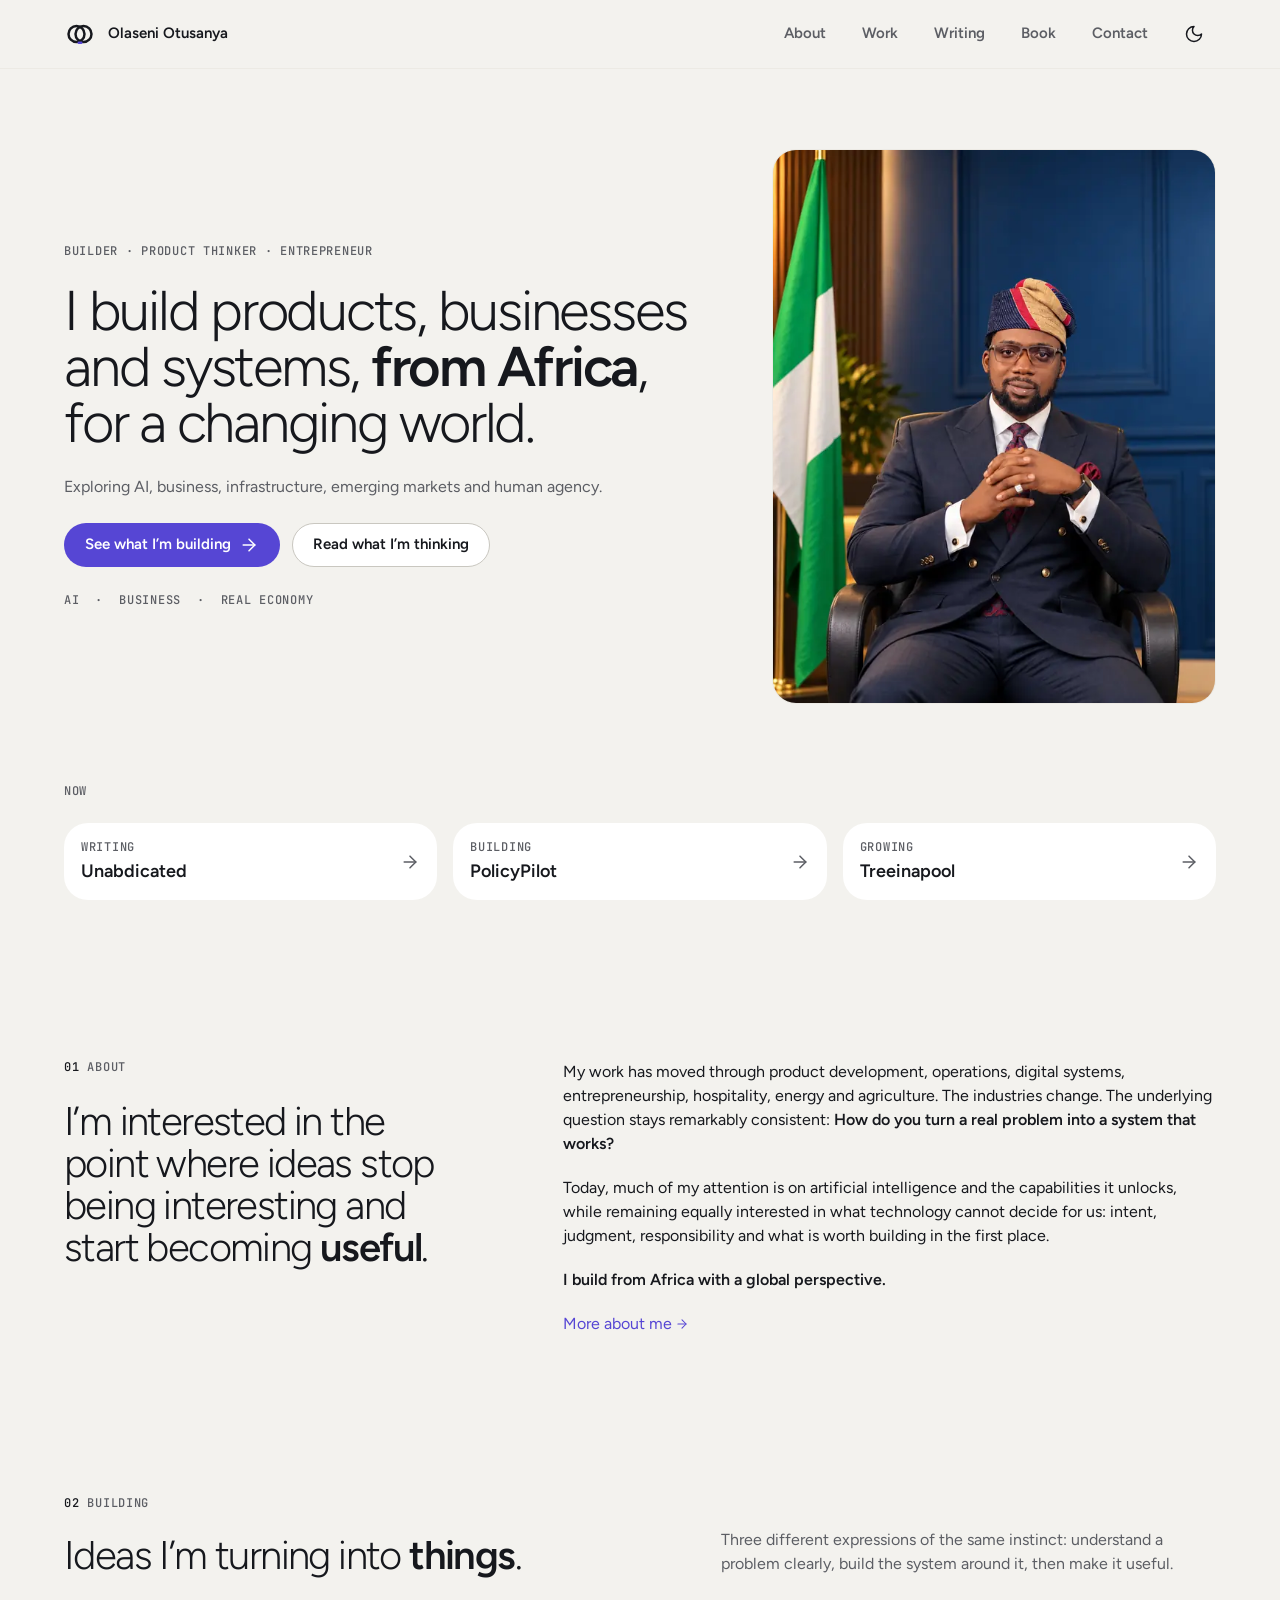
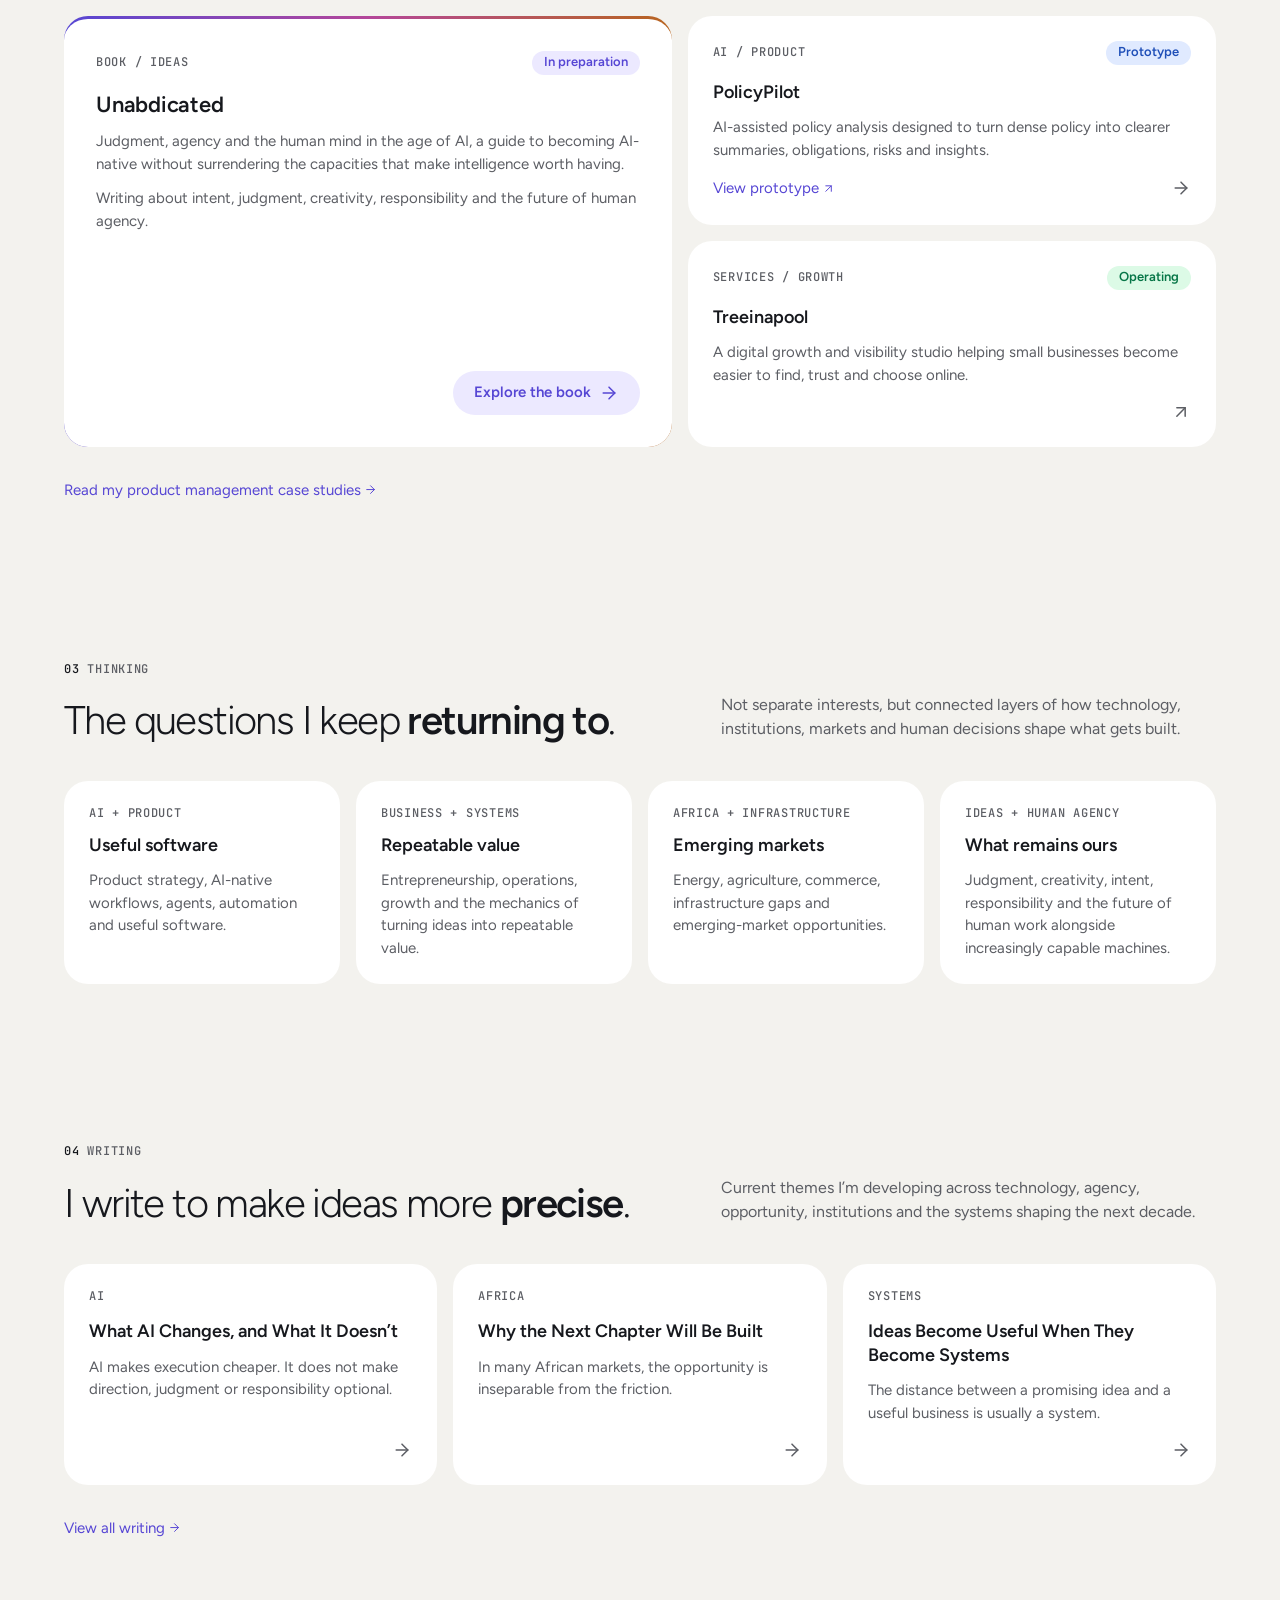
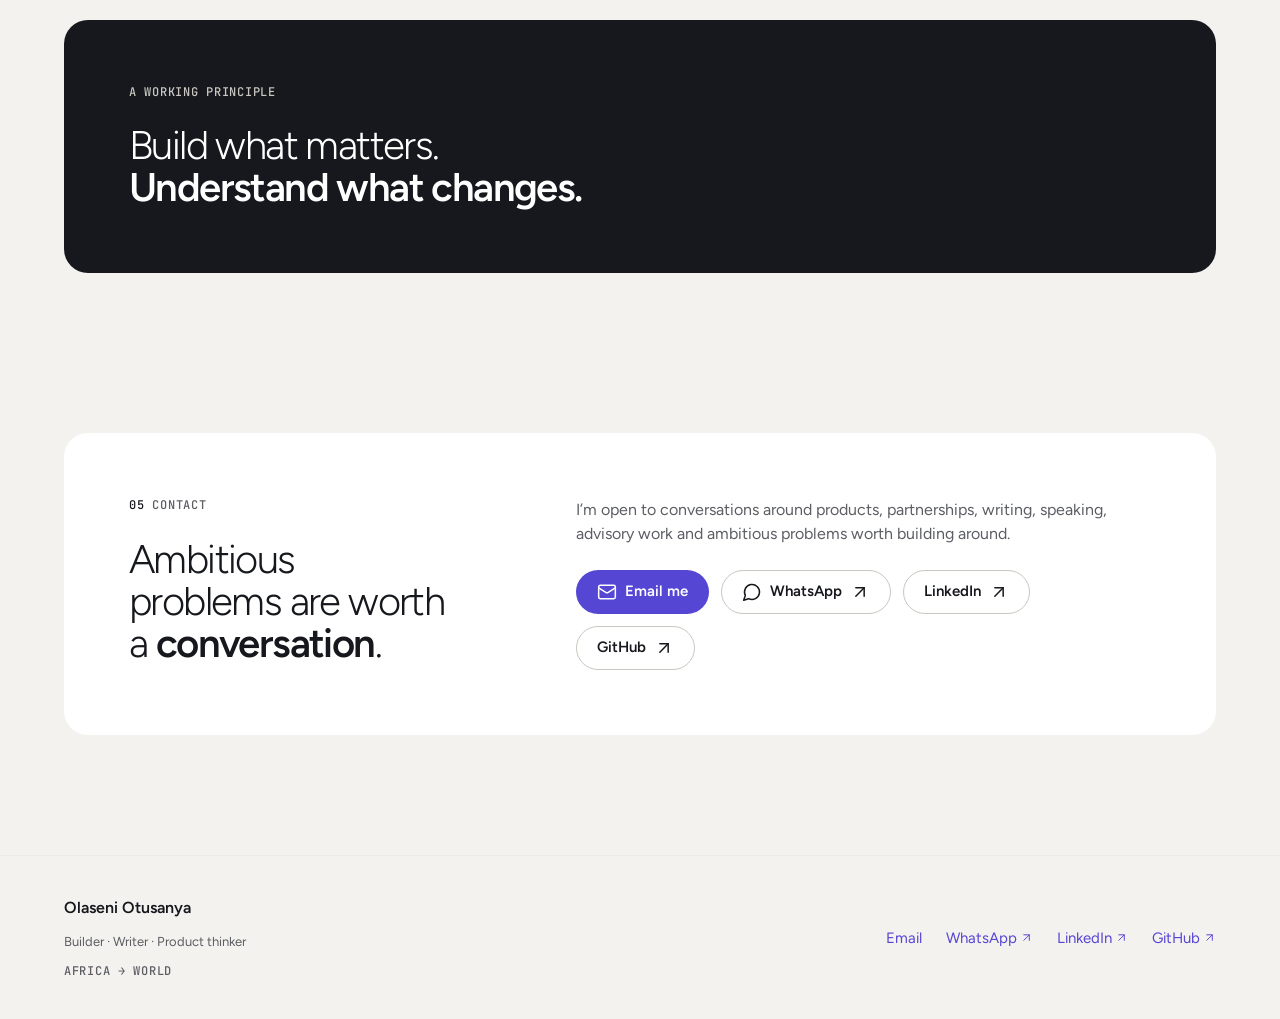
<file: index.html>
<!doctype html>
<html lang="en">
<head>
  <meta charset="utf-8" />
  <meta name="viewport" content="width=device-width, initial-scale=1" />
  <script>try{var m=localStorage.getItem('ods-mode');if(m==='light'||m==='dark')document.documentElement.setAttribute('data-ods-mode',m)}catch(e){}</script>
  <meta name="description" content="Olaseni Otusanya is a Nigerian builder, product thinker and entrepreneur exploring AI, business, infrastructure, emerging markets and human agency." />
  <meta name="robots" content="index,follow,max-image-preview:large" />
  <meta name="author" content="Olaseni Otusanya" />
  <meta property="og:title" content="Olaseni Otusanya | AI, Product, Business & Systems" />
  <meta property="og:description" content="Olaseni Otusanya is a Nigerian builder, product thinker and entrepreneur exploring AI, business, infrastructure, emerging markets and human agency." />
  <meta property="og:type" content="website" />
  <meta property="og:url" content="https://olaseniotusanya.site/" />
  <meta property="og:site_name" content="Olaseni Otusanya" />
  <meta property="og:locale" content="en_US" />
  <meta property="og:image" content="https://olaseniotusanya.site/assets/olaseni-og-1200x630.jpg" />
  <meta property="og:image:secure_url" content="https://olaseniotusanya.site/assets/olaseni-og-1200x630.jpg" />
  <meta property="og:image:type" content="image/jpeg" />
  <meta property="og:image:width" content="1200" />
  <meta property="og:image:height" content="630" />
  <meta property="og:image:alt" content="Olaseni Otusanya — builder, product thinker and entrepreneur" />
  <meta name="twitter:card" content="summary_large_image" />
  <meta name="twitter:title" content="Olaseni Otusanya | AI, Product, Business & Systems" />
  <meta name="twitter:description" content="Olaseni Otusanya is a Nigerian builder, product thinker and entrepreneur exploring AI, business, infrastructure, emerging markets and human agency." />
  <meta name="twitter:image" content="https://olaseniotusanya.site/assets/olaseni-og-1200x630.jpg" />
  <meta name="twitter:image:alt" content="Olaseni Otusanya — builder, product thinker and entrepreneur" />
  <link rel="canonical" href="https://olaseniotusanya.site/" />
  <link rel="icon" href="/favicon.svg" type="image/svg+xml" />
  <link rel="manifest" href="/site.webmanifest" />
  <title>Olaseni Otusanya | AI, Product, Business & Systems</title>
  <script type="application/ld+json">
    {
      "@context": "https://schema.org",
      "@type": "Person",
      "name": "Olaseni Otusanya",
      "url": "https://olaseniotusanya.site/",
      "image": "https://olaseniotusanya.site/assets/olaseni-profile.png",
      "jobTitle": "Builder, Product Thinker and Entrepreneur",
      "description": "Builder, product thinker and entrepreneur working at the intersection of AI, business and the real economy.",
      "sameAs": [
        "https://www.linkedin.com/in/olaseniotusanya",
        "https://github.com/5kodds"
      ],
      "knowsAbout": [
        "Artificial intelligence",
        "Product strategy",
        "Entrepreneurship",
        "Business systems",
        "Automation",
        "Emerging markets",
        "Infrastructure",
        "Human agency"
      ]
    }
    </script>
  <meta name="theme-color" content="#F3F2EE" media="(prefers-color-scheme: light)" />
  <meta name="theme-color" content="#0E0F12" media="(prefers-color-scheme: dark)" />
  <link rel="preconnect" href="https://fonts.googleapis.com" />
  <link rel="preconnect" href="https://fonts.gstatic.com" crossorigin />
  <link rel="stylesheet" href="https://fonts.googleapis.com/css2?family=Figtree:wght@300..700&amp;family=JetBrains+Mono:wght@400..600&amp;display=swap" />
  <link rel="stylesheet" href="/assets/ods/ods-tokens.css?v=0.1.0" />
  <link rel="stylesheet" href="/assets/ods/ods.min.css?v=0.1.0" />
  <link rel="stylesheet" href="/assets/site.css?v=20261120" />
</head>
<body>

<a class="ods-button site-skip" data-variant="inverse" href="#main">Skip to content</a>
<header class="site-header">
  <div class="site-container site-header__inner">
    <a class="site-brand" href="/"><svg class="site-brand__mark" viewBox="0 0 64 64" width="36" height="36" aria-hidden="true" focusable="false"><circle cx="25" cy="32" r="16" /><circle cx="39" cy="32" r="16" /><rect x="27" y="47" width="10" height="5" rx="2.5" /></svg>Olaseni Otusanya</a>
    <div class="site-header__end">
      <nav class="site-nav" aria-label="Main"><a class="site-nav__item" href="/about/">About</a><a class="site-nav__item" href="/portfolio/">Work</a><a class="site-nav__item" href="/writing/">Writing</a><a class="site-nav__item" href="/unabdicated/">Book</a><a class="site-nav__item" href="/#contact">Contact</a></nav>
      <a class="ods-icon-button site-header__mail" href="mailto:olaseni.otusanya@gmail.com" aria-label="Email Olaseni"><svg width="20" height="20" aria-hidden="true" focusable="false"><use href="/assets/icons.svg#mail"></use></svg></a>
      <button class="ods-icon-button site-mode-toggle" type="button" data-mode-toggle aria-label="Switch colour mode"><svg class="site-icon-moon" width="20" height="20" aria-hidden="true" focusable="false"><use href="/assets/icons.svg#moon"></use></svg><svg class="site-icon-sun" width="20" height="20" aria-hidden="true" focusable="false"><use href="/assets/icons.svg#sun"></use></svg></button>
    </div>
  </div>
</header>

<main id="main">

<section class="site-hero" aria-labelledby="hero-title">
  <div class="site-container site-hero__grid">
    <div class="site-hero__copy">
      <p class="site-overline">Builder · Product thinker · Entrepreneur</p>
      <h1 class="site-hero__title" id="hero-title">I build products, businesses and systems, <strong>from Africa</strong>, for a changing world.</h1>
      <p class="site-lede">Exploring AI, business, infrastructure, emerging markets and human agency.</p>
      <div class="site-actions">
        <a class="ods-button" href="#building"><span class="ods-button__label">See what I’m building</span><svg class="ods-button__icon" width="20" height="20" aria-hidden="true" focusable="false"><use href="/assets/icons.svg#arrow-right"></use></svg></a>
        <a class="ods-button" data-variant="secondary" href="#writing"><span class="ods-button__label">Read what I’m thinking</span></a>
      </div>
      <ul class="site-tags" aria-label="Topics"><li>AI</li><li>Business</li><li>Real economy</li></ul>
    </div>
    <figure class="site-portrait">
      <img src="/assets/olaseni-profile-hq.webp?v=20260929" width="600" height="750" fetchpriority="high" decoding="async" alt="Olaseni Otusanya in a navy double-breasted suit and Yoruba cap" />
    </figure>
  </div>
</section>

<section class="site-section site-section--tight" aria-labelledby="now-title">
  <div class="site-container site-stack">
    <h2 class="site-overline" id="now-title">Now</h2>
    <ul class="site-grid site-grid--three"><li><article class="ods-card" data-variant="interactive" data-size="sm"><div class="site-now"><p class="site-overline">Writing</p><h3 class="ods-card__title"><a class="ods-card__link" href="/unabdicated/">Unabdicated</a></h3><span class="site-card-arrow"><svg width="20" height="20" aria-hidden="true" focusable="false"><use href="/assets/icons.svg#arrow-right"></use></svg></span></div></article></li><li><article class="ods-card" data-variant="interactive" data-size="sm"><div class="site-now"><p class="site-overline">Building</p><h3 class="ods-card__title"><a class="ods-card__link" href="/policypilot/">PolicyPilot</a></h3><span class="site-card-arrow"><svg width="20" height="20" aria-hidden="true" focusable="false"><use href="/assets/icons.svg#arrow-right"></use></svg></span></div></article></li><li><article class="ods-card" data-variant="interactive" data-size="sm"><div class="site-now"><p class="site-overline">Growing</p><h3 class="ods-card__title"><a class="ods-card__link" href="#building">Treeinapool</a></h3><span class="site-card-arrow"><svg width="20" height="20" aria-hidden="true" focusable="false"><use href="/assets/icons.svg#arrow-right"></use></svg></span></div></article></li></ul>
  </div>
</section>

<section class="site-section" id="about" aria-labelledby="about-title">
  <div class="site-container site-split">
    <div class="site-stack">
      <p class="site-overline"><span class="site-overline__index">01</span>About</p>
      <h2 class="site-section__title" id="about-title">I’m interested in the point where ideas stop being interesting and start becoming <strong>useful</strong>.</h2>
    </div>
    <div class="site-prose">
      <p>My work has moved through product development, operations, digital systems, entrepreneurship, hospitality, energy and agriculture. The industries change. The underlying question stays remarkably consistent: <strong>How do you turn a real problem into a system that works?</strong></p>
      <p>Today, much of my attention is on artificial intelligence and the capabilities it unlocks, while remaining equally interested in what technology cannot decide for us: intent, judgment, responsibility and what is worth building in the first place.</p>
      <p><strong>I build from Africa with a global perspective.</strong></p>
      <p><a class="ods-link" data-variant="standalone" href="/about/">More about me<svg class="ods-link__icon" width="20" height="20" aria-hidden="true" focusable="false"><use href="/assets/icons.svg#arrow-right"></use></svg></a></p>
    </div>
  </div>
</section>

<section class="site-section" id="building" aria-labelledby="building-title">
  <div class="site-container">
    <div class="site-section__head" data-layout="split"><p class="site-overline"><span class="site-overline__index">02</span>Building</p><h2 class="site-section__title" id="building-title">Ideas I’m turning into <strong>things</strong>.</h2><p class="site-lede">Three different expressions of the same instinct: understand a problem clearly, build the system around it, then make it useful.</p></div>
    <div class="site-feature">
      <article class="ods-card" data-variant="spotlight" aria-labelledby="unabdicated-title">
        <header class="ods-card__header"><p class="site-overline">Book / Ideas</p><span class="ods-badge" data-variant="accent">In preparation</span></header>
        <div class="site-card-body">
          <h3 class="site-card-title-lg" id="unabdicated-title">Unabdicated</h3>
          <p>Judgment, agency and the human mind in the age of AI, a guide to becoming AI-native without surrendering the capacities that make intelligence worth having.</p>
          <p>Writing about intent, judgment, creativity, responsibility and the future of human agency.</p>
        </div>
        <footer class="ods-card__footer"><a class="ods-button" data-variant="tonal" href="/unabdicated/"><span class="ods-button__label">Explore the book</span><svg class="ods-button__icon" width="20" height="20" aria-hidden="true" focusable="false"><use href="/assets/icons.svg#arrow-right"></use></svg></a></footer>
      </article>
      <ul class="site-grid"><li><article class="ods-card" data-variant="interactive"><header class="ods-card__header"><p class="site-overline">AI / Product</p><span class="ods-badge" data-variant="info">Prototype</span></header><div class="site-card-body"><h3 class="ods-card__title"><a class="ods-card__link" href="/policypilot/">PolicyPilot</a></h3><p>AI-assisted policy analysis designed to turn dense policy into clearer summaries, obligations, risks and insights.</p></div><footer class="ods-card__footer site-card-foot"><a class="ods-link" data-variant="standalone" href="https://5kodds.github.io/policypilot-prototype/" target="_blank" rel="noopener noreferrer">View prototype<svg class="ods-link__icon" width="20" height="20" aria-hidden="true" focusable="false"><use href="/assets/icons.svg#arrow-up-right"></use></svg><span class="ods-visually-hidden"> (opens in a new tab)</span></a><span class="site-card-arrow"><svg width="20" height="20" aria-hidden="true" focusable="false"><use href="/assets/icons.svg#arrow-right"></use></svg></span></footer></article></li><li><article class="ods-card" data-variant="interactive"><header class="ods-card__header"><p class="site-overline">Services / Growth</p><span class="ods-badge" data-variant="success">Operating</span></header><div class="site-card-body"><h3 class="ods-card__title"><a class="ods-card__link" href="https://treeinapool-website.vercel.app" target="_blank" rel="noopener noreferrer">Treeinapool<span class="ods-visually-hidden"> (opens in a new tab)</span></a></h3><p>A digital growth and visibility studio helping small businesses become easier to find, trust and choose online.</p></div><footer class="ods-card__footer site-card-foot"><span class="site-card-arrow"><svg width="20" height="20" aria-hidden="true" focusable="false"><use href="/assets/icons.svg#arrow-up-right"></use></svg></span></footer></article></li></ul>
    </div>
    <p class="site-section__more"><a class="ods-link" data-variant="standalone" href="/portfolio/">Read my product management case studies<svg class="ods-link__icon" width="20" height="20" aria-hidden="true" focusable="false"><use href="/assets/icons.svg#arrow-right"></use></svg></a></p>
  </div>
</section>

<section class="site-section" id="thinking" aria-labelledby="thinking-title">
  <div class="site-container">
    <div class="site-section__head" data-layout="split"><p class="site-overline"><span class="site-overline__index">03</span>Thinking</p><h2 class="site-section__title" id="thinking-title">The questions I keep <strong>returning to</strong>.</h2><p class="site-lede">Not separate interests, but connected layers of how technology, institutions, markets and human decisions shape what gets built.</p></div>
    <ul class="site-grid site-grid--four"><li><div class="ods-card"><div class="site-card-body"><p class="site-overline">AI + Product</p><h3 class="ods-card__title">Useful software</h3><p>Product strategy, AI-native workflows, agents, automation and useful software.</p></div></div></li><li><div class="ods-card"><div class="site-card-body"><p class="site-overline">Business + Systems</p><h3 class="ods-card__title">Repeatable value</h3><p>Entrepreneurship, operations, growth and the mechanics of turning ideas into repeatable value.</p></div></div></li><li><div class="ods-card"><div class="site-card-body"><p class="site-overline">Africa + Infrastructure</p><h3 class="ods-card__title">Emerging markets</h3><p>Energy, agriculture, commerce, infrastructure gaps and emerging-market opportunities.</p></div></div></li><li><div class="ods-card"><div class="site-card-body"><p class="site-overline">Ideas + Human agency</p><h3 class="ods-card__title">What remains ours</h3><p>Judgment, creativity, intent, responsibility and the future of human work alongside increasingly capable machines.</p></div></div></li></ul>
  </div>
</section>

<section class="site-section" id="writing" aria-labelledby="writing-title">
  <div class="site-container">
    <div class="site-section__head" data-layout="split"><p class="site-overline"><span class="site-overline__index">04</span>Writing</p><h2 class="site-section__title" id="writing-title">I write to make ideas more <strong>precise</strong>.</h2><p class="site-lede">Current themes I’m developing across technology, agency, opportunity, institutions and the systems shaping the next decade.</p></div>
    <ul class="site-grid site-grid--three"><li><article class="ods-card" data-variant="interactive"><header class="ods-card__header"><p class="site-overline">AI</p></header><div class="site-card-body"><h3 class="ods-card__title"><a class="ods-card__link" href="/writing/what-ai-changes/">What AI Changes, and What It Doesn’t</a></h3><p>AI makes execution cheaper. It does not make direction, judgment or responsibility optional.</p></div><footer class="ods-card__footer site-card-foot"><span class="site-card-arrow"><svg width="20" height="20" aria-hidden="true" focusable="false"><use href="/assets/icons.svg#arrow-right"></use></svg></span></footer></article></li><li><article class="ods-card" data-variant="interactive"><header class="ods-card__header"><p class="site-overline">Africa</p></header><div class="site-card-body"><h3 class="ods-card__title"><a class="ods-card__link" href="/writing/why-the-next-chapter-will-be-built/">Why the Next Chapter Will Be Built</a></h3><p>In many African markets, the opportunity is inseparable from the friction.</p></div><footer class="ods-card__footer site-card-foot"><span class="site-card-arrow"><svg width="20" height="20" aria-hidden="true" focusable="false"><use href="/assets/icons.svg#arrow-right"></use></svg></span></footer></article></li><li><article class="ods-card" data-variant="interactive"><header class="ods-card__header"><p class="site-overline">Systems</p></header><div class="site-card-body"><h3 class="ods-card__title"><a class="ods-card__link" href="/writing/ideas-become-systems/">Ideas Become Useful When They Become Systems</a></h3><p>The distance between a promising idea and a useful business is usually a system.</p></div><footer class="ods-card__footer site-card-foot"><span class="site-card-arrow"><svg width="20" height="20" aria-hidden="true" focusable="false"><use href="/assets/icons.svg#arrow-right"></use></svg></span></footer></article></li></ul>
    <p class="site-section__more"><a class="ods-link" data-variant="standalone" href="/writing/">View all writing<svg class="ods-link__icon" width="20" height="20" aria-hidden="true" focusable="false"><use href="/assets/icons.svg#arrow-right"></use></svg></a></p>
  </div>
</section>

<section class="site-section site-section--tight" aria-labelledby="principle-title">
  <div class="site-container">
    <div class="ods-card site-manifesto" data-variant="inverse">
      <h2 class="site-overline" id="principle-title">A working principle</h2>
      <blockquote class="site-quote">Build what matters.<br /><strong>Understand what changes.</strong></blockquote>
    </div>
  </div>
</section>

<section class="site-section" id="contact" aria-labelledby="contact-title">
  <div class="site-container">
    <div class="ods-card site-contact">
      <div class="site-split">
        <div class="site-stack">
          <p class="site-overline"><span class="site-overline__index">05</span>Contact</p>
          <h2 class="site-section__title" id="contact-title">Ambitious problems are worth a <strong>conversation</strong>.</h2>
        </div>
        <div class="site-stack">
          <p class="site-lede">I’m open to conversations around products, partnerships, writing, speaking, advisory work and ambitious problems worth building around.</p>
          <div class="site-actions">
            <a class="ods-button" href="mailto:olaseni.otusanya@gmail.com"><svg class="ods-button__icon" width="20" height="20" aria-hidden="true" focusable="false"><use href="/assets/icons.svg#mail"></use></svg><span class="ods-button__label">Email me</span></a>
            <a class="ods-button" data-variant="secondary" href="https://wa.me/19852447681" target="_blank" rel="noopener noreferrer"><svg class="ods-button__icon" width="20" height="20" aria-hidden="true" focusable="false"><use href="/assets/icons.svg#message-circle"></use></svg><span class="ods-button__label">WhatsApp</span><svg class="ods-button__icon" width="20" height="20" aria-hidden="true" focusable="false"><use href="/assets/icons.svg#arrow-up-right"></use></svg><span class="ods-visually-hidden"> (opens in a new tab)</span></a>
            <a class="ods-button" data-variant="secondary" href="https://www.linkedin.com/in/olaseniotusanya" target="_blank" rel="noopener noreferrer"><span class="ods-button__label">LinkedIn</span><svg class="ods-button__icon" width="20" height="20" aria-hidden="true" focusable="false"><use href="/assets/icons.svg#arrow-up-right"></use></svg><span class="ods-visually-hidden"> (opens in a new tab)</span></a>
            <a class="ods-button" data-variant="secondary" href="https://github.com/5kodds" target="_blank" rel="noopener noreferrer"><span class="ods-button__label">GitHub</span><svg class="ods-button__icon" width="20" height="20" aria-hidden="true" focusable="false"><use href="/assets/icons.svg#arrow-up-right"></use></svg><span class="ods-visually-hidden"> (opens in a new tab)</span></a>
          </div>
        </div>
      </div>
    </div>
  </div>
</section>
</main>

<footer class="site-footer">
  <div class="site-container site-footer__inner">
    <div class="site-stack site-stack--tight">
      <p class="site-footer__name">Olaseni Otusanya</p>
      <p class="site-small">Builder · Writer · Product thinker</p>
      <p class="site-overline">Africa → World</p>
    </div>
    <ul class="site-links" aria-label="Contact and profiles">
      <li><a class="ods-link" data-variant="standalone" href="mailto:olaseni.otusanya@gmail.com">Email</a></li>
      <li><a class="ods-link" data-variant="standalone" href="https://wa.me/19852447681" target="_blank" rel="noopener noreferrer">WhatsApp<svg class="ods-link__icon" width="20" height="20" aria-hidden="true" focusable="false"><use href="/assets/icons.svg#arrow-up-right"></use></svg><span class="ods-visually-hidden"> (opens in a new tab)</span></a></li>
      <li><a class="ods-link" data-variant="standalone" href="https://www.linkedin.com/in/olaseniotusanya" target="_blank" rel="noopener noreferrer">LinkedIn<svg class="ods-link__icon" width="20" height="20" aria-hidden="true" focusable="false"><use href="/assets/icons.svg#arrow-up-right"></use></svg><span class="ods-visually-hidden"> (opens in a new tab)</span></a></li>
      <li><a class="ods-link" data-variant="standalone" href="https://github.com/5kodds" target="_blank" rel="noopener noreferrer">GitHub<svg class="ods-link__icon" width="20" height="20" aria-hidden="true" focusable="false"><use href="/assets/icons.svg#arrow-up-right"></use></svg><span class="ods-visually-hidden"> (opens in a new tab)</span></a></li>
    </ul>
  </div>
</footer>
<nav class="ods-bottom-bar site-bottom-bar" data-labels="visible" aria-label="Main"><a class="ods-bottom-bar__item" href="/" aria-current="page"><svg width="20" height="20" aria-hidden="true" focusable="false"><use href="/assets/icons.svg#house"></use></svg><span class="ods-bottom-bar__label">Home</span></a><a class="ods-bottom-bar__item" href="/about/"><svg width="20" height="20" aria-hidden="true" focusable="false"><use href="/assets/icons.svg#user"></use></svg><span class="ods-bottom-bar__label">About</span></a><a class="ods-bottom-bar__item" href="/portfolio/"><svg width="20" height="20" aria-hidden="true" focusable="false"><use href="/assets/icons.svg#briefcase"></use></svg><span class="ods-bottom-bar__label">Work</span></a><a class="ods-bottom-bar__item" href="/writing/"><svg width="20" height="20" aria-hidden="true" focusable="false"><use href="/assets/icons.svg#pen-line"></use></svg><span class="ods-bottom-bar__label">Writing</span></a><a class="ods-bottom-bar__item" href="/unabdicated/"><svg width="20" height="20" aria-hidden="true" focusable="false"><use href="/assets/icons.svg#book-open"></use></svg><span class="ods-bottom-bar__label">Book</span></a></nav>
<script src="/assets/site.js?v=20261120"></script>
</body>
</html>
</file>
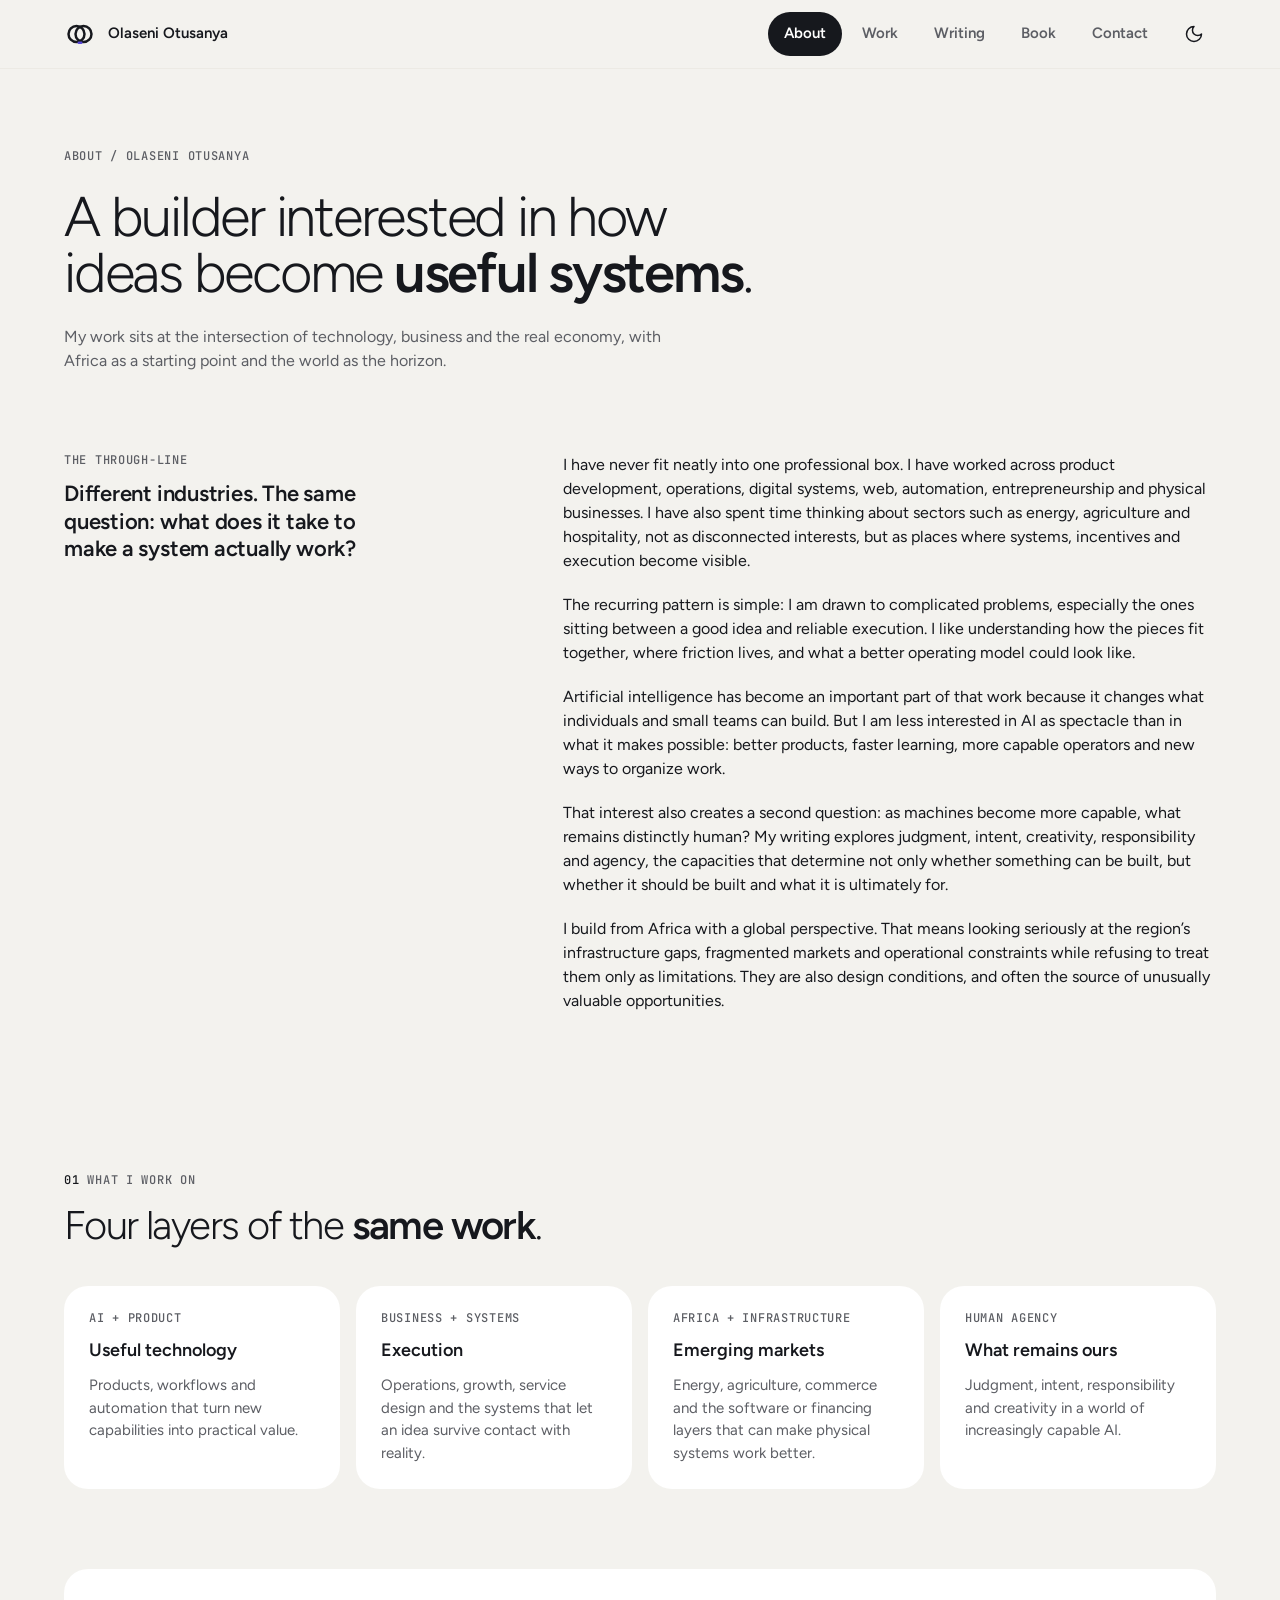
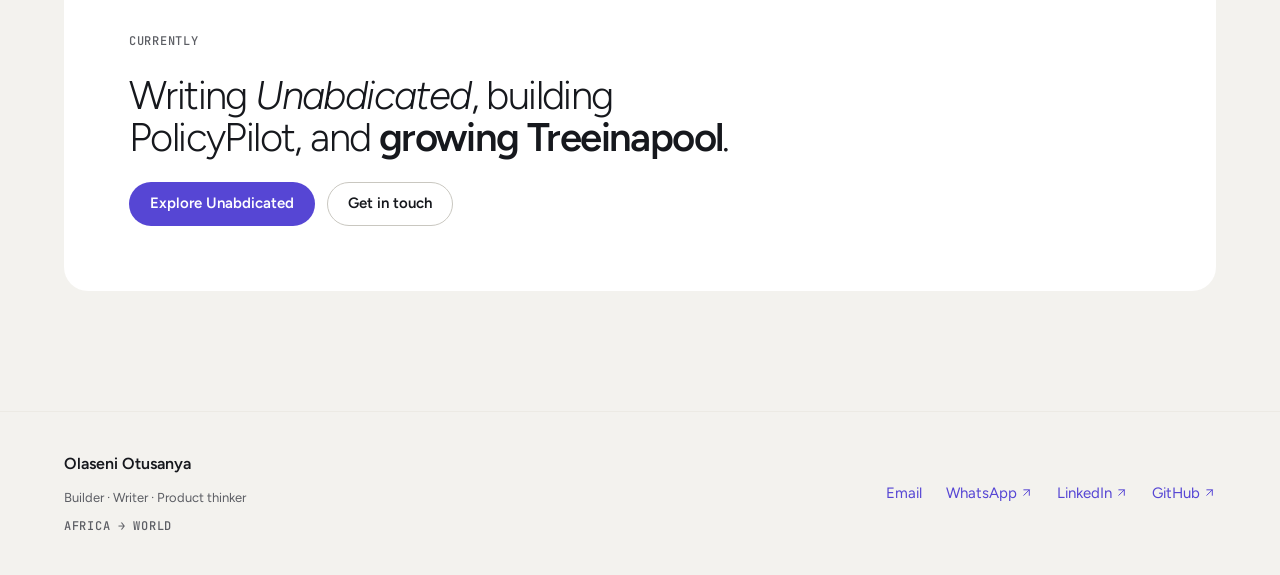
<file: about/index.html>
<!doctype html>
<html lang="en">
<head>
  <meta charset="utf-8" />
  <meta name="viewport" content="width=device-width, initial-scale=1" />
  <script>try{var m=localStorage.getItem('ods-mode');if(m==='light'||m==='dark')document.documentElement.setAttribute('data-ods-mode',m)}catch(e){}</script>
  <meta name="description" content="Meet Olaseni Otusanya, a Nigerian builder and product thinker working across AI, business systems, automation, infrastructure and emerging markets." />
  <meta name="robots" content="index,follow,max-image-preview:large" />
  <meta name="author" content="Olaseni Otusanya" />
  <meta property="og:title" content="About Olaseni Otusanya | Builder & Product Thinker" />
  <meta property="og:description" content="Meet Olaseni Otusanya, a Nigerian builder and product thinker working across AI, business systems, automation, infrastructure and emerging markets." />
  <meta property="og:type" content="profile" />
  <meta property="og:url" content="https://olaseniotusanya.site/about/" />
  <meta property="og:site_name" content="Olaseni Otusanya" />
  <meta property="og:locale" content="en_US" />
  <meta property="og:image" content="https://olaseniotusanya.site/assets/olaseni-og-1200x630.jpg" />
  <meta property="og:image:secure_url" content="https://olaseniotusanya.site/assets/olaseni-og-1200x630.jpg" />
  <meta property="og:image:type" content="image/jpeg" />
  <meta property="og:image:width" content="1200" />
  <meta property="og:image:height" content="630" />
  <meta property="og:image:alt" content="Olaseni Otusanya — builder, product thinker and entrepreneur" />
  <meta name="twitter:card" content="summary_large_image" />
  <meta name="twitter:title" content="About Olaseni Otusanya | Builder & Product Thinker" />
  <meta name="twitter:description" content="Meet Olaseni Otusanya, a Nigerian builder and product thinker working across AI, business systems, automation, infrastructure and emerging markets." />
  <meta name="twitter:image" content="https://olaseniotusanya.site/assets/olaseni-og-1200x630.jpg" />
  <meta name="twitter:image:alt" content="Olaseni Otusanya — builder, product thinker and entrepreneur" />
  <link rel="canonical" href="https://olaseniotusanya.site/about/" />
  <link rel="icon" href="/favicon.svg" type="image/svg+xml" />
  <link rel="manifest" href="/site.webmanifest" />
  <title>About Olaseni Otusanya | Builder & Product Thinker</title>
  <script type="application/ld+json">
    {"@context":"https://schema.org","@type":"ProfilePage","mainEntity":{"@type":"Person","name":"Olaseni Otusanya","url":"https://olaseniotusanya.site/","jobTitle":"Builder, Product Thinker and Entrepreneur","sameAs":["https://www.linkedin.com/in/olaseniotusanya","https://github.com/5kodds"]}}
    </script>
  <meta name="theme-color" content="#F3F2EE" media="(prefers-color-scheme: light)" />
  <meta name="theme-color" content="#0E0F12" media="(prefers-color-scheme: dark)" />
  <link rel="preconnect" href="https://fonts.googleapis.com" />
  <link rel="preconnect" href="https://fonts.gstatic.com" crossorigin />
  <link rel="stylesheet" href="https://fonts.googleapis.com/css2?family=Figtree:wght@300..700&amp;family=JetBrains+Mono:wght@400..600&amp;display=swap" />
  <link rel="stylesheet" href="/assets/ods/ods-tokens.css?v=0.1.0" />
  <link rel="stylesheet" href="/assets/ods/ods.min.css?v=0.1.0" />
  <link rel="stylesheet" href="/assets/site.css?v=20261120" />
</head>
<body>

<a class="ods-button site-skip" data-variant="inverse" href="#main">Skip to content</a>
<header class="site-header">
  <div class="site-container site-header__inner">
    <a class="site-brand" href="/"><svg class="site-brand__mark" viewBox="0 0 64 64" width="36" height="36" aria-hidden="true" focusable="false"><circle cx="25" cy="32" r="16" /><circle cx="39" cy="32" r="16" /><rect x="27" y="47" width="10" height="5" rx="2.5" /></svg>Olaseni Otusanya</a>
    <div class="site-header__end">
      <nav class="site-nav" aria-label="Main"><a class="site-nav__item" href="/about/" aria-current="page">About</a><a class="site-nav__item" href="/portfolio/">Work</a><a class="site-nav__item" href="/writing/">Writing</a><a class="site-nav__item" href="/unabdicated/">Book</a><a class="site-nav__item" href="/#contact">Contact</a></nav>
      <a class="ods-icon-button site-header__mail" href="mailto:olaseni.otusanya@gmail.com" aria-label="Email Olaseni"><svg width="20" height="20" aria-hidden="true" focusable="false"><use href="/assets/icons.svg#mail"></use></svg></a>
      <button class="ods-icon-button site-mode-toggle" type="button" data-mode-toggle aria-label="Switch colour mode"><svg class="site-icon-moon" width="20" height="20" aria-hidden="true" focusable="false"><use href="/assets/icons.svg#moon"></use></svg><svg class="site-icon-sun" width="20" height="20" aria-hidden="true" focusable="false"><use href="/assets/icons.svg#sun"></use></svg></button>
    </div>
  </div>
</header>

<main id="main">

<section class="site-hero">
  <div class="site-container">
    <div class="site-hero__copy">
      <p class="site-overline">About / Olaseni Otusanya</p>
      <h1 class="site-page-title">A builder interested in how ideas become <strong>useful systems</strong>.</h1>
      <p class="site-lede">My work sits at the intersection of technology, business and the real economy, with Africa as a starting point and the world as the horizon.</p>
    </div>
  </div>
</section>
<section class="site-section site-section--tight" aria-labelledby="through-line">
  <div class="site-container site-split">
    <div class="site-split__aside site-stack site-stack--tight">
      <p class="site-overline" id="through-line">The through-line</p>
      <p class="site-subtitle">Different industries. The same question: what does it take to make a system actually work?</p>
    </div>
    <div class="site-prose"><p>I have never fit neatly into one professional box. I have worked across product development, operations, digital systems, web, automation, entrepreneurship and physical businesses. I have also spent time thinking about sectors such as energy, agriculture and hospitality, not as disconnected interests, but as places where systems, incentives and execution become visible.</p><p>The recurring pattern is simple: I am drawn to complicated problems, especially the ones sitting between a good idea and reliable execution. I like understanding how the pieces fit together, where friction lives, and what a better operating model could look like.</p><p>Artificial intelligence has become an important part of that work because it changes what individuals and small teams can build. But I am less interested in AI as spectacle than in what it makes possible: better products, faster learning, more capable operators and new ways to organize work.</p><p>That interest also creates a second question: as machines become more capable, what remains distinctly human? My writing explores judgment, intent, creativity, responsibility and agency, the capacities that determine not only whether something can be built, but whether it should be built and what it is ultimately for.</p><p>I build from Africa with a global perspective. That means looking seriously at the region’s infrastructure gaps, fragmented markets and operational constraints while refusing to treat them only as limitations. They are also design conditions, and often the source of unusually valuable opportunities.</p></div>
  </div>
</section>
<section class="site-section" aria-labelledby="work-on-title">
  <div class="site-container">
    <div class="site-section__head"><p class="site-overline"><span class="site-overline__index">01</span>What I work on</p><h2 class="site-section__title" id="work-on-title">Four layers of the <strong>same work</strong>.</h2></div>
    <ul class="site-grid site-grid--four"><li><div class="ods-card"><div class="site-card-body"><p class="site-overline">AI + Product</p><h3 class="ods-card__title">Useful technology</h3><p>Products, workflows and automation that turn new capabilities into practical value.</p></div></div></li><li><div class="ods-card"><div class="site-card-body"><p class="site-overline">Business + Systems</p><h3 class="ods-card__title">Execution</h3><p>Operations, growth, service design and the systems that let an idea survive contact with reality.</p></div></div></li><li><div class="ods-card"><div class="site-card-body"><p class="site-overline">Africa + Infrastructure</p><h3 class="ods-card__title">Emerging markets</h3><p>Energy, agriculture, commerce and the software or financing layers that can make physical systems work better.</p></div></div></li><li><div class="ods-card"><div class="site-card-body"><p class="site-overline">Human agency</p><h3 class="ods-card__title">What remains ours</h3><p>Judgment, intent, responsibility and creativity in a world of increasingly capable AI.</p></div></div></li></ul>
  </div>
</section>
<section class="site-section site-section--tight" aria-labelledby="currently-title">
  <div class="site-container">
    <div class="ods-card site-cta">
      <div class="site-stack">
        <p class="site-overline">Currently</p>
        <h2 class="site-section__title" id="currently-title">Writing <em>Unabdicated</em>, building PolicyPilot, and <strong>growing Treeinapool</strong>.</h2>
        <div class="site-actions"><a class="ods-button" href="/unabdicated/"><span class="ods-button__label">Explore Unabdicated</span></a><a class="ods-button" data-variant="secondary" href="/#contact"><span class="ods-button__label">Get in touch</span></a></div>
      </div>
    </div>
  </div>
</section>
</main>

<footer class="site-footer">
  <div class="site-container site-footer__inner">
    <div class="site-stack site-stack--tight">
      <p class="site-footer__name">Olaseni Otusanya</p>
      <p class="site-small">Builder · Writer · Product thinker</p>
      <p class="site-overline">Africa → World</p>
    </div>
    <ul class="site-links" aria-label="Contact and profiles">
      <li><a class="ods-link" data-variant="standalone" href="mailto:olaseni.otusanya@gmail.com">Email</a></li>
      <li><a class="ods-link" data-variant="standalone" href="https://wa.me/19852447681" target="_blank" rel="noopener noreferrer">WhatsApp<svg class="ods-link__icon" width="20" height="20" aria-hidden="true" focusable="false"><use href="/assets/icons.svg#arrow-up-right"></use></svg><span class="ods-visually-hidden"> (opens in a new tab)</span></a></li>
      <li><a class="ods-link" data-variant="standalone" href="https://www.linkedin.com/in/olaseniotusanya" target="_blank" rel="noopener noreferrer">LinkedIn<svg class="ods-link__icon" width="20" height="20" aria-hidden="true" focusable="false"><use href="/assets/icons.svg#arrow-up-right"></use></svg><span class="ods-visually-hidden"> (opens in a new tab)</span></a></li>
      <li><a class="ods-link" data-variant="standalone" href="https://github.com/5kodds" target="_blank" rel="noopener noreferrer">GitHub<svg class="ods-link__icon" width="20" height="20" aria-hidden="true" focusable="false"><use href="/assets/icons.svg#arrow-up-right"></use></svg><span class="ods-visually-hidden"> (opens in a new tab)</span></a></li>
    </ul>
  </div>
</footer>
<nav class="ods-bottom-bar site-bottom-bar" data-labels="visible" aria-label="Main"><a class="ods-bottom-bar__item" href="/"><svg width="20" height="20" aria-hidden="true" focusable="false"><use href="/assets/icons.svg#house"></use></svg><span class="ods-bottom-bar__label">Home</span></a><a class="ods-bottom-bar__item" href="/about/" aria-current="page"><svg width="20" height="20" aria-hidden="true" focusable="false"><use href="/assets/icons.svg#user"></use></svg><span class="ods-bottom-bar__label">About</span></a><a class="ods-bottom-bar__item" href="/portfolio/"><svg width="20" height="20" aria-hidden="true" focusable="false"><use href="/assets/icons.svg#briefcase"></use></svg><span class="ods-bottom-bar__label">Work</span></a><a class="ods-bottom-bar__item" href="/writing/"><svg width="20" height="20" aria-hidden="true" focusable="false"><use href="/assets/icons.svg#pen-line"></use></svg><span class="ods-bottom-bar__label">Writing</span></a><a class="ods-bottom-bar__item" href="/unabdicated/"><svg width="20" height="20" aria-hidden="true" focusable="false"><use href="/assets/icons.svg#book-open"></use></svg><span class="ods-bottom-bar__label">Book</span></a></nav>
<script src="/assets/site.js?v=20261120"></script>
</body>
</html>
</file>
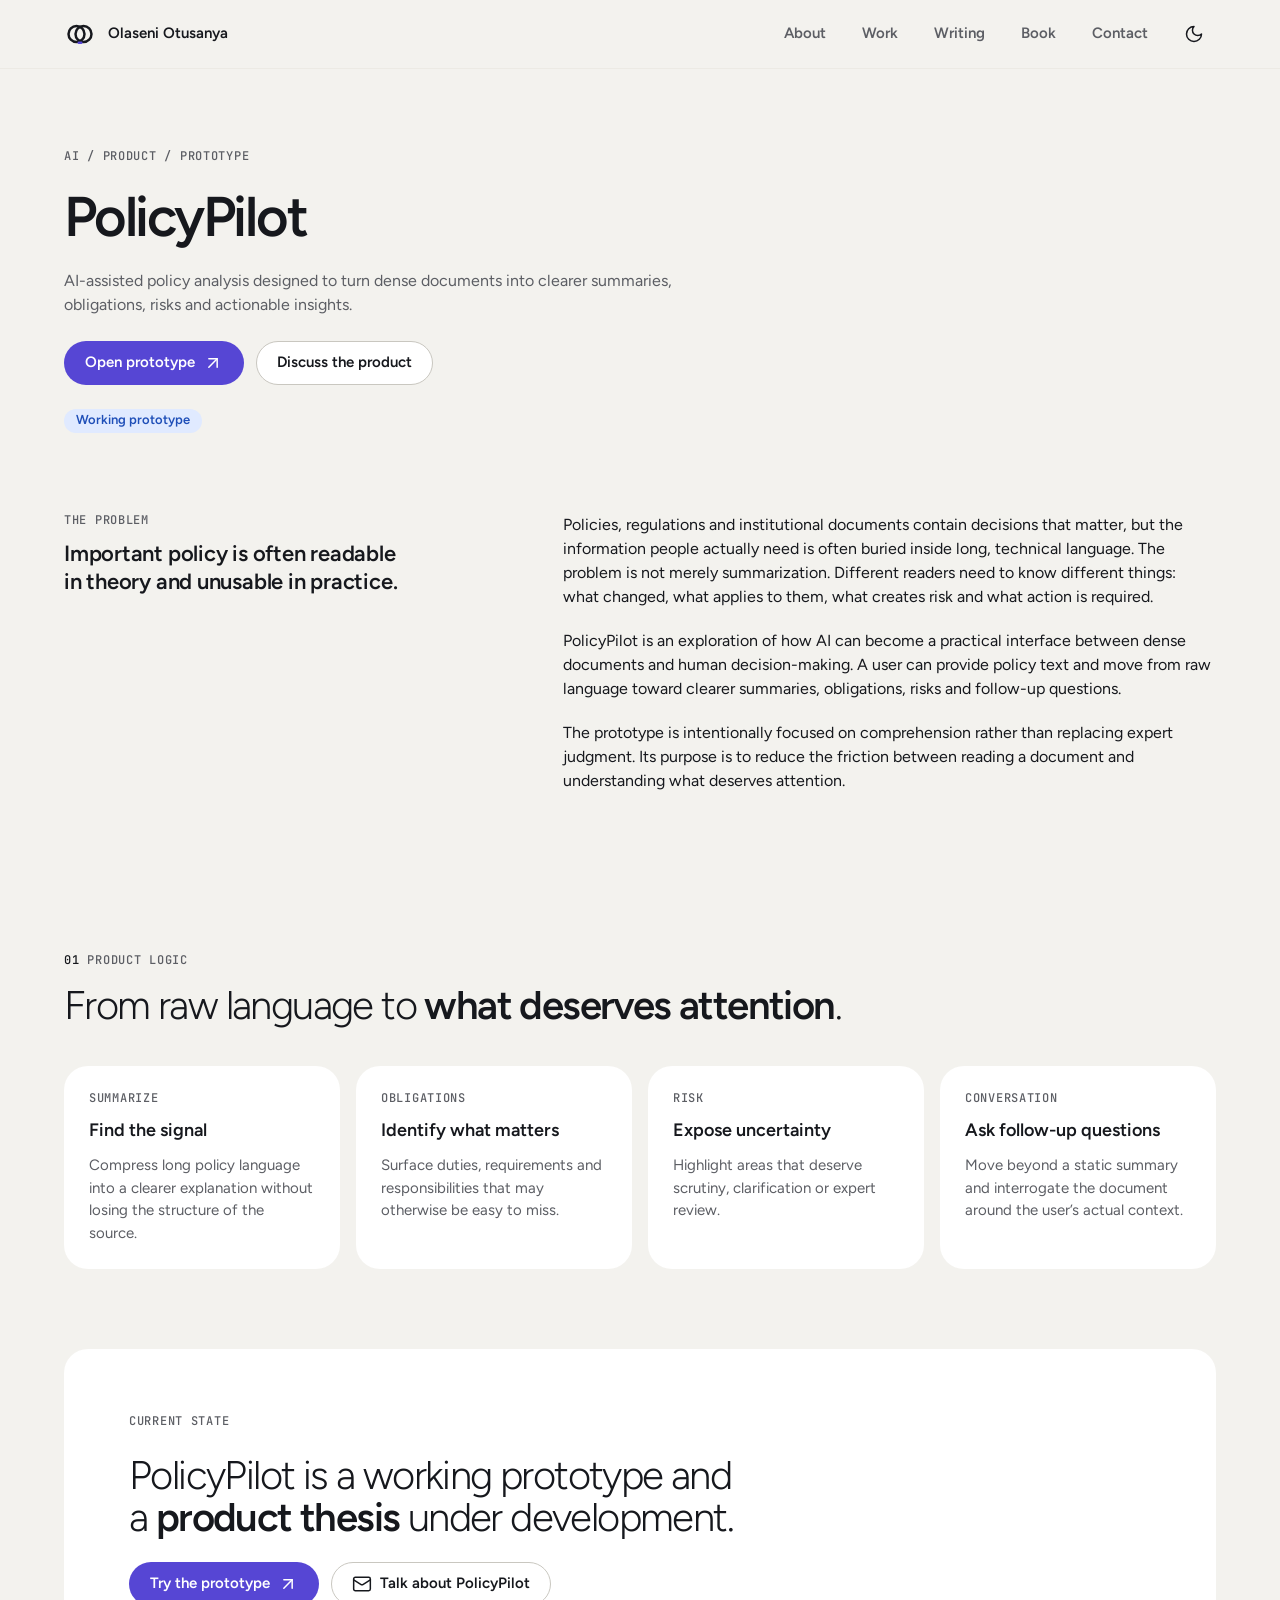
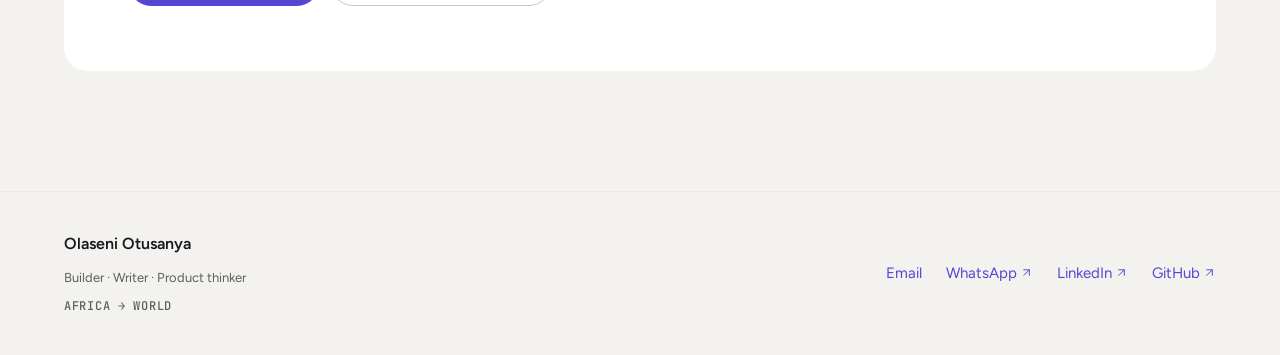
<file: policypilot/index.html>
<!doctype html>
<html lang="en">
<head>
  <meta charset="utf-8" />
  <meta name="viewport" content="width=device-width, initial-scale=1" />
  <script>try{var m=localStorage.getItem('ods-mode');if(m==='light'||m==='dark')document.documentElement.setAttribute('data-ods-mode',m)}catch(e){}</script>
  <meta name="description" content="PolicyPilot is Olaseni Otusanya’s AI-assisted policy analysis prototype for turning dense policy into clearer summaries, obligations, risks and insights." />
  <meta name="robots" content="index,follow,max-image-preview:large" />
  <meta name="author" content="Olaseni Otusanya" />
  <meta property="og:title" content="PolicyPilot | AI-Assisted Policy Analysis by Olaseni Otusanya" />
  <meta property="og:description" content="PolicyPilot is Olaseni Otusanya’s AI-assisted policy analysis prototype for turning dense policy into clearer summaries, obligations, risks and insights." />
  <meta property="og:type" content="website" />
  <meta property="og:url" content="https://olaseniotusanya.site/policypilot/" />
  <meta property="og:site_name" content="Olaseni Otusanya" />
  <meta property="og:locale" content="en_US" />
  <meta property="og:image" content="https://olaseniotusanya.site/assets/olaseni-og-1200x630.jpg" />
  <meta property="og:image:secure_url" content="https://olaseniotusanya.site/assets/olaseni-og-1200x630.jpg" />
  <meta property="og:image:type" content="image/jpeg" />
  <meta property="og:image:width" content="1200" />
  <meta property="og:image:height" content="630" />
  <meta property="og:image:alt" content="Olaseni Otusanya — builder, product thinker and entrepreneur" />
  <meta name="twitter:card" content="summary_large_image" />
  <meta name="twitter:title" content="PolicyPilot | AI-Assisted Policy Analysis by Olaseni Otusanya" />
  <meta name="twitter:description" content="PolicyPilot is Olaseni Otusanya’s AI-assisted policy analysis prototype for turning dense policy into clearer summaries, obligations, risks and insights." />
  <meta name="twitter:image" content="https://olaseniotusanya.site/assets/olaseni-og-1200x630.jpg" />
  <meta name="twitter:image:alt" content="Olaseni Otusanya — builder, product thinker and entrepreneur" />
  <link rel="canonical" href="https://olaseniotusanya.site/policypilot/" />
  <link rel="icon" href="/favicon.svg" type="image/svg+xml" />
  <link rel="manifest" href="/site.webmanifest" />
  <title>PolicyPilot | AI-Assisted Policy Analysis by Olaseni Otusanya</title>
  <script type="application/ld+json">
    {
      "@context":"https://schema.org",
      "@type":"SoftwareApplication",
      "name":"PolicyPilot",
      "applicationCategory":"BusinessApplication",
      "operatingSystem":"Web",
      "description":"AI-assisted policy analysis for clearer summaries, obligations, risks and actionable insights.",
      "url":"https://olaseniotusanya.site/policypilot/",
      "sameAs":"https://5kodds.github.io/policypilot-prototype/",
      "isAccessibleForFree":true,
      "creator":{"@type":"Person","name":"Olaseni Otusanya","url":"https://olaseniotusanya.site/"}
    }
    </script>
  <meta name="theme-color" content="#F3F2EE" media="(prefers-color-scheme: light)" />
  <meta name="theme-color" content="#0E0F12" media="(prefers-color-scheme: dark)" />
  <link rel="preconnect" href="https://fonts.googleapis.com" />
  <link rel="preconnect" href="https://fonts.gstatic.com" crossorigin />
  <link rel="stylesheet" href="https://fonts.googleapis.com/css2?family=Figtree:wght@300..700&amp;family=JetBrains+Mono:wght@400..600&amp;display=swap" />
  <link rel="stylesheet" href="/assets/ods/ods-tokens.css?v=0.1.0" />
  <link rel="stylesheet" href="/assets/ods/ods.min.css?v=0.1.0" />
  <link rel="stylesheet" href="/assets/site.css?v=20261120" />
</head>
<body>

<a class="ods-button site-skip" data-variant="inverse" href="#main">Skip to content</a>
<header class="site-header">
  <div class="site-container site-header__inner">
    <a class="site-brand" href="/"><svg class="site-brand__mark" viewBox="0 0 64 64" width="36" height="36" aria-hidden="true" focusable="false"><circle cx="25" cy="32" r="16" /><circle cx="39" cy="32" r="16" /><rect x="27" y="47" width="10" height="5" rx="2.5" /></svg>Olaseni Otusanya</a>
    <div class="site-header__end">
      <nav class="site-nav" aria-label="Main"><a class="site-nav__item" href="/about/">About</a><a class="site-nav__item" href="/portfolio/">Work</a><a class="site-nav__item" href="/writing/">Writing</a><a class="site-nav__item" href="/unabdicated/">Book</a><a class="site-nav__item" href="/#contact">Contact</a></nav>
      <a class="ods-icon-button site-header__mail" href="mailto:olaseni.otusanya@gmail.com" aria-label="Email Olaseni"><svg width="20" height="20" aria-hidden="true" focusable="false"><use href="/assets/icons.svg#mail"></use></svg></a>
      <button class="ods-icon-button site-mode-toggle" type="button" data-mode-toggle aria-label="Switch colour mode"><svg class="site-icon-moon" width="20" height="20" aria-hidden="true" focusable="false"><use href="/assets/icons.svg#moon"></use></svg><svg class="site-icon-sun" width="20" height="20" aria-hidden="true" focusable="false"><use href="/assets/icons.svg#sun"></use></svg></button>
    </div>
  </div>
</header>

<main id="main">

<section class="site-hero">
  <div class="site-container">
    <div class="site-hero__copy">
      <p class="site-overline">AI / Product / Prototype</p>
      <h1 class="site-page-title"><strong>PolicyPilot</strong></h1>
      <p class="site-lede">AI-assisted policy analysis designed to turn dense documents into clearer summaries, obligations, risks and actionable insights.</p><div class="site-actions"><a class="ods-button" href="https://5kodds.github.io/policypilot-prototype/" target="_blank" rel="noopener noreferrer"><span class="ods-button__label">Open prototype</span><svg class="ods-button__icon" width="20" height="20" aria-hidden="true" focusable="false"><use href="/assets/icons.svg#arrow-up-right"></use></svg><span class="ods-visually-hidden"> (opens in a new tab)</span></a><a class="ods-button" data-variant="secondary" href="/#contact"><span class="ods-button__label">Discuss the product</span></a></div><span class="ods-badge" data-variant="info">Working prototype</span>
    </div>
  </div>
</section>
<section class="site-section site-section--tight" aria-labelledby="problem">
  <div class="site-container site-split">
    <div class="site-split__aside site-stack site-stack--tight">
      <p class="site-overline" id="problem">The problem</p>
      <p class="site-subtitle">Important policy is often readable in theory and unusable in practice.</p>
    </div>
    <div class="site-prose"><p>Policies, regulations and institutional documents contain decisions that matter, but the information people actually need is often buried inside long, technical language. The problem is not merely summarization. Different readers need to know different things: what changed, what applies to them, what creates risk and what action is required.</p><p>PolicyPilot is an exploration of how AI can become a practical interface between dense documents and human decision-making. A user can provide policy text and move from raw language toward clearer summaries, obligations, risks and follow-up questions.</p><p>The prototype is intentionally focused on comprehension rather than replacing expert judgment. Its purpose is to reduce the friction between reading a document and understanding what deserves attention.</p></div>
  </div>
</section>
<section class="site-section" aria-labelledby="logic-title">
  <div class="site-container">
    <div class="site-section__head"><p class="site-overline"><span class="site-overline__index">01</span>Product logic</p><h2 class="site-section__title" id="logic-title">From raw language to <strong>what deserves attention</strong>.</h2></div>
    <ul class="site-grid site-grid--four"><li><div class="ods-card"><div class="site-card-body"><p class="site-overline">Summarize</p><h3 class="ods-card__title">Find the signal</h3><p>Compress long policy language into a clearer explanation without losing the structure of the source.</p></div></div></li><li><div class="ods-card"><div class="site-card-body"><p class="site-overline">Obligations</p><h3 class="ods-card__title">Identify what matters</h3><p>Surface duties, requirements and responsibilities that may otherwise be easy to miss.</p></div></div></li><li><div class="ods-card"><div class="site-card-body"><p class="site-overline">Risk</p><h3 class="ods-card__title">Expose uncertainty</h3><p>Highlight areas that deserve scrutiny, clarification or expert review.</p></div></div></li><li><div class="ods-card"><div class="site-card-body"><p class="site-overline">Conversation</p><h3 class="ods-card__title">Ask follow-up questions</h3><p>Move beyond a static summary and interrogate the document around the user’s actual context.</p></div></div></li></ul>
  </div>
</section>
<section class="site-section site-section--tight" aria-labelledby="state-title">
  <div class="site-container">
    <div class="ods-card site-cta">
      <div class="site-stack">
        <p class="site-overline">Current state</p>
        <h2 class="site-section__title" id="state-title">PolicyPilot is a working prototype and a <strong>product thesis</strong> under development.</h2>
        <div class="site-actions"><a class="ods-button" href="https://5kodds.github.io/policypilot-prototype/" target="_blank" rel="noopener noreferrer"><span class="ods-button__label">Try the prototype</span><svg class="ods-button__icon" width="20" height="20" aria-hidden="true" focusable="false"><use href="/assets/icons.svg#arrow-up-right"></use></svg><span class="ods-visually-hidden"> (opens in a new tab)</span></a><a class="ods-button" data-variant="secondary" href="mailto:olaseni.otusanya@gmail.com?subject=PolicyPilot"><svg class="ods-button__icon" width="20" height="20" aria-hidden="true" focusable="false"><use href="/assets/icons.svg#mail"></use></svg><span class="ods-button__label">Talk about PolicyPilot</span></a></div>
      </div>
    </div>
  </div>
</section>
</main>

<footer class="site-footer">
  <div class="site-container site-footer__inner">
    <div class="site-stack site-stack--tight">
      <p class="site-footer__name">Olaseni Otusanya</p>
      <p class="site-small">Builder · Writer · Product thinker</p>
      <p class="site-overline">Africa → World</p>
    </div>
    <ul class="site-links" aria-label="Contact and profiles">
      <li><a class="ods-link" data-variant="standalone" href="mailto:olaseni.otusanya@gmail.com">Email</a></li>
      <li><a class="ods-link" data-variant="standalone" href="https://wa.me/19852447681" target="_blank" rel="noopener noreferrer">WhatsApp<svg class="ods-link__icon" width="20" height="20" aria-hidden="true" focusable="false"><use href="/assets/icons.svg#arrow-up-right"></use></svg><span class="ods-visually-hidden"> (opens in a new tab)</span></a></li>
      <li><a class="ods-link" data-variant="standalone" href="https://www.linkedin.com/in/olaseniotusanya" target="_blank" rel="noopener noreferrer">LinkedIn<svg class="ods-link__icon" width="20" height="20" aria-hidden="true" focusable="false"><use href="/assets/icons.svg#arrow-up-right"></use></svg><span class="ods-visually-hidden"> (opens in a new tab)</span></a></li>
      <li><a class="ods-link" data-variant="standalone" href="https://github.com/5kodds" target="_blank" rel="noopener noreferrer">GitHub<svg class="ods-link__icon" width="20" height="20" aria-hidden="true" focusable="false"><use href="/assets/icons.svg#arrow-up-right"></use></svg><span class="ods-visually-hidden"> (opens in a new tab)</span></a></li>
    </ul>
  </div>
</footer>
<nav class="ods-bottom-bar site-bottom-bar" data-labels="visible" aria-label="Main"><a class="ods-bottom-bar__item" href="/"><svg width="20" height="20" aria-hidden="true" focusable="false"><use href="/assets/icons.svg#house"></use></svg><span class="ods-bottom-bar__label">Home</span></a><a class="ods-bottom-bar__item" href="/about/"><svg width="20" height="20" aria-hidden="true" focusable="false"><use href="/assets/icons.svg#user"></use></svg><span class="ods-bottom-bar__label">About</span></a><a class="ods-bottom-bar__item" href="/portfolio/"><svg width="20" height="20" aria-hidden="true" focusable="false"><use href="/assets/icons.svg#briefcase"></use></svg><span class="ods-bottom-bar__label">Work</span></a><a class="ods-bottom-bar__item" href="/writing/"><svg width="20" height="20" aria-hidden="true" focusable="false"><use href="/assets/icons.svg#pen-line"></use></svg><span class="ods-bottom-bar__label">Writing</span></a><a class="ods-bottom-bar__item" href="/unabdicated/"><svg width="20" height="20" aria-hidden="true" focusable="false"><use href="/assets/icons.svg#book-open"></use></svg><span class="ods-bottom-bar__label">Book</span></a></nav>
<script src="/assets/site.js?v=20261120"></script>
</body>
</html>
</file>
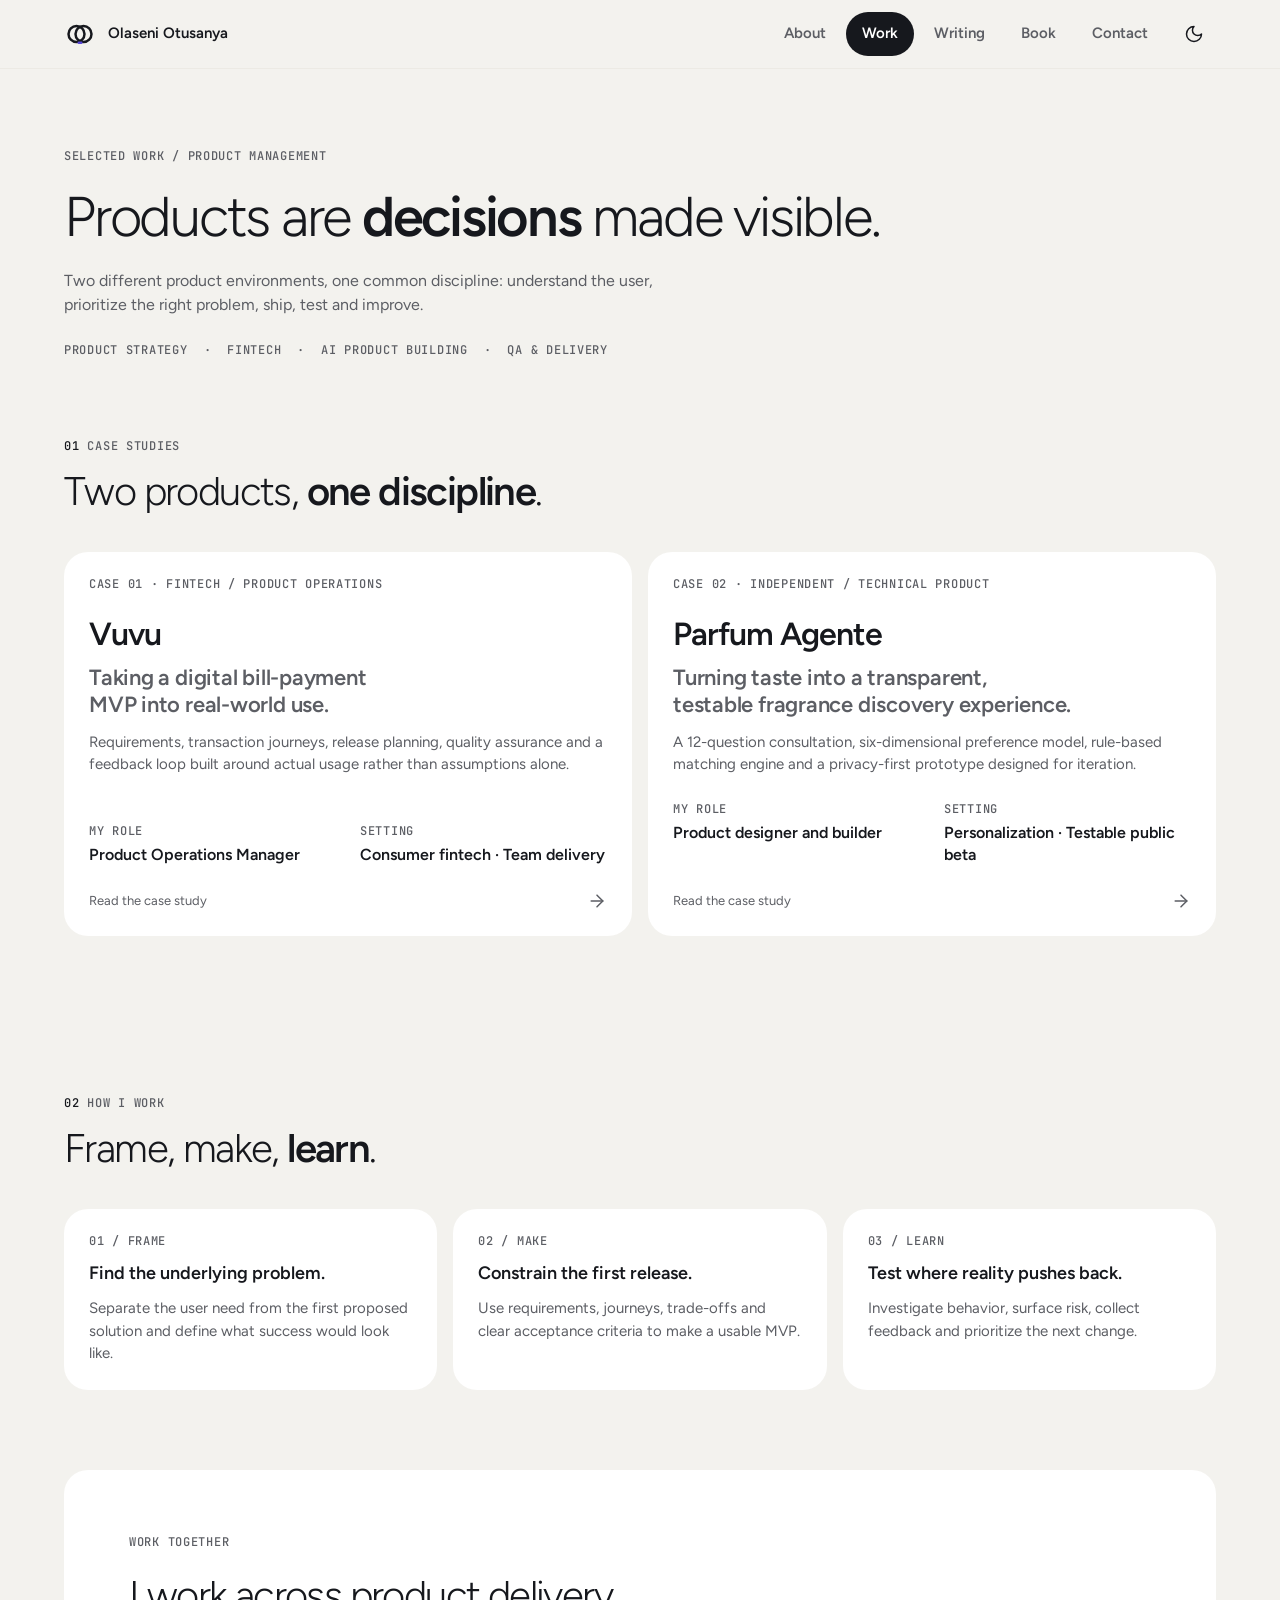
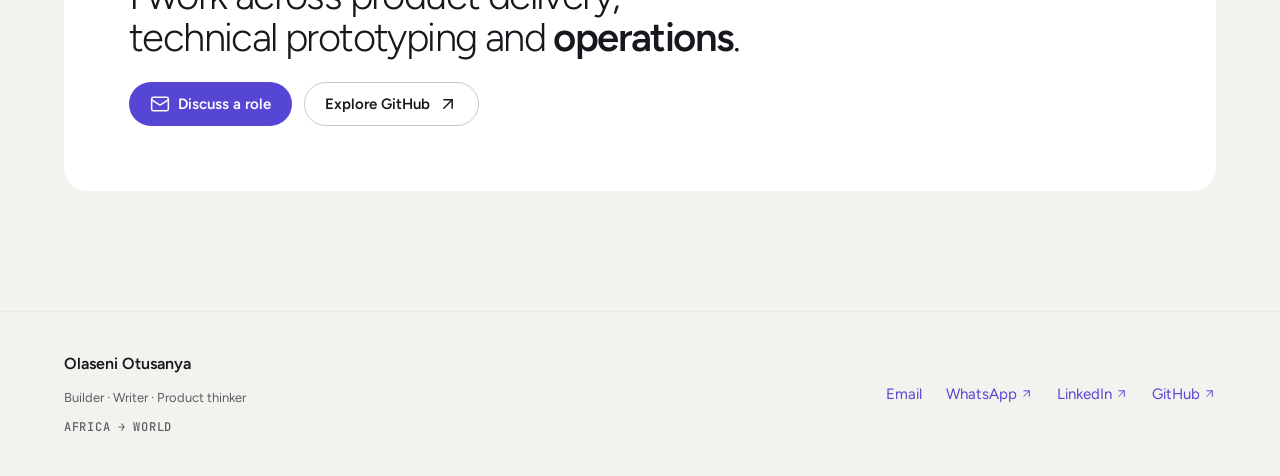
<file: portfolio/index.html>
<!doctype html>
<html lang="en">
<head>
  <meta charset="utf-8" />
  <meta name="viewport" content="width=device-width, initial-scale=1" />
  <script>try{var m=localStorage.getItem('ods-mode');if(m==='light'||m==='dark')document.documentElement.setAttribute('data-ods-mode',m)}catch(e){}</script>
  <meta name="author" content="Olaseni Otusanya" />
  <meta name="description" content="Product management and technical product case studies by Olaseni Otusanya, covering consumer fintech delivery and fragrance recommendation systems." />
  <meta name="robots" content="index,follow,max-image-preview:large" />
  <meta property="og:type" content="article" />
  <meta property="og:site_name" content="Olaseni Otusanya" />
  <meta property="og:title" content="Product Portfolio and Case Studies" />
  <meta property="og:description" content="Product management and technical product case studies by Olaseni Otusanya, covering consumer fintech delivery and fragrance recommendation systems." />
  <meta property="og:url" content="https://olaseniotusanya.site/portfolio/" />
  <meta property="og:image" content="https://olaseniotusanya.site/assets/olaseni-og-1200x630.jpg" />
  <meta name="twitter:card" content="summary_large_image" />
  <link rel="canonical" href="https://olaseniotusanya.site/portfolio/" />
  <link rel="icon" href="/favicon.svg" type="image/svg+xml" />
  <title>Product Portfolio and Case Studies | Olaseni Otusanya</title>
  <link rel="manifest" href="/site.webmanifest" />
  <meta name="theme-color" content="#F3F2EE" media="(prefers-color-scheme: light)" />
  <meta name="theme-color" content="#0E0F12" media="(prefers-color-scheme: dark)" />
  <link rel="preconnect" href="https://fonts.googleapis.com" />
  <link rel="preconnect" href="https://fonts.gstatic.com" crossorigin />
  <link rel="stylesheet" href="https://fonts.googleapis.com/css2?family=Figtree:wght@300..700&amp;family=JetBrains+Mono:wght@400..600&amp;display=swap" />
  <link rel="stylesheet" href="/assets/ods/ods-tokens.css?v=0.1.0" />
  <link rel="stylesheet" href="/assets/ods/ods.min.css?v=0.1.0" />
  <link rel="stylesheet" href="/assets/site.css?v=20261120" />
</head>
<body>

<a class="ods-button site-skip" data-variant="inverse" href="#main">Skip to content</a>
<header class="site-header">
  <div class="site-container site-header__inner">
    <a class="site-brand" href="/"><svg class="site-brand__mark" viewBox="0 0 64 64" width="36" height="36" aria-hidden="true" focusable="false"><circle cx="25" cy="32" r="16" /><circle cx="39" cy="32" r="16" /><rect x="27" y="47" width="10" height="5" rx="2.5" /></svg>Olaseni Otusanya</a>
    <div class="site-header__end">
      <nav class="site-nav" aria-label="Main"><a class="site-nav__item" href="/about/">About</a><a class="site-nav__item" href="/portfolio/" aria-current="page">Work</a><a class="site-nav__item" href="/writing/">Writing</a><a class="site-nav__item" href="/unabdicated/">Book</a><a class="site-nav__item" href="/#contact">Contact</a></nav>
      <a class="ods-icon-button site-header__mail" href="mailto:olaseni.otusanya@gmail.com" aria-label="Email Olaseni"><svg width="20" height="20" aria-hidden="true" focusable="false"><use href="/assets/icons.svg#mail"></use></svg></a>
      <button class="ods-icon-button site-mode-toggle" type="button" data-mode-toggle aria-label="Switch colour mode"><svg class="site-icon-moon" width="20" height="20" aria-hidden="true" focusable="false"><use href="/assets/icons.svg#moon"></use></svg><svg class="site-icon-sun" width="20" height="20" aria-hidden="true" focusable="false"><use href="/assets/icons.svg#sun"></use></svg></button>
    </div>
  </div>
</header>

<main id="main">

<section class="site-hero">
  <div class="site-container">
    <div class="site-hero__copy">
      <p class="site-overline">Selected work / Product management</p>
      <h1 class="site-page-title">Products are <strong>decisions</strong> made visible.</h1>
      <p class="site-lede">Two different product environments, one common discipline: understand the user, prioritize the right problem, ship, test and improve.</p><ul class="site-tags" aria-label="Topics"><li>Product strategy</li><li>Fintech</li><li>AI product building</li><li>QA &amp; delivery</li></ul>
    </div>
  </div>
</section>
<section class="site-section site-section--tight" aria-labelledby="cases-title">
  <div class="site-container">
    <div class="site-section__head"><p class="site-overline"><span class="site-overline__index">01</span>Case studies</p><h2 class="site-section__title" id="cases-title">Two products, <strong>one discipline</strong>.</h2></div>
    <ul class="site-grid"><li><article class="ods-card site-case" data-variant="interactive">
  <p class="site-overline">Case 01 · Fintech / Product operations</p>
  <div class="site-card-body">
    <h3 class="site-case__title"><a class="ods-card__link" href="/portfolio/vuvu/">Vuvu</a></h3>
    <p class="site-subtitle">Taking a digital bill-payment MVP into real-world use.</p>
    <p>Requirements, transaction journeys, release planning, quality assurance and a feedback loop built around actual usage rather than assumptions alone.</p>
  </div>
  <dl class="site-facts"><div><dt>My role</dt><dd>Product Operations Manager</dd></div><div><dt>Setting</dt><dd>Consumer fintech · Team delivery</dd></div></dl>
  <footer class="ods-card__footer site-card-foot"><span class="site-small">Read the case study</span><span class="site-card-arrow"><svg width="20" height="20" aria-hidden="true" focusable="false"><use href="/assets/icons.svg#arrow-right"></use></svg></span></footer>
</article></li><li><article class="ods-card site-case" data-variant="interactive">
  <p class="site-overline">Case 02 · Independent / Technical product</p>
  <div class="site-card-body">
    <h3 class="site-case__title"><a class="ods-card__link" href="/portfolio/parfum-agente/">Parfum Agente</a></h3>
    <p class="site-subtitle">Turning taste into a transparent, testable fragrance discovery experience.</p>
    <p>A 12-question consultation, six-dimensional preference model, rule-based matching engine and a privacy-first prototype designed for iteration.</p>
  </div>
  <dl class="site-facts"><div><dt>My role</dt><dd>Product designer and builder</dd></div><div><dt>Setting</dt><dd>Personalization · Testable public beta</dd></div></dl>
  <footer class="ods-card__footer site-card-foot"><span class="site-small">Read the case study</span><span class="site-card-arrow"><svg width="20" height="20" aria-hidden="true" focusable="false"><use href="/assets/icons.svg#arrow-right"></use></svg></span></footer>
</article></li></ul>
  </div>
</section>

<section class="site-section" aria-labelledby="method-title">
  <div class="site-container">
    <div class="site-section__head"><p class="site-overline"><span class="site-overline__index">02</span>How I work</p><h2 class="site-section__title" id="method-title">Frame, make, <strong>learn</strong>.</h2></div>
    <ul class="site-grid site-grid--three"><li><div class="ods-card"><div class="site-card-body"><p class="site-overline">01 / Frame</p><h3 class="ods-card__title">Find the underlying problem.</h3><p>Separate the user need from the first proposed solution and define what success would look like.</p></div></div></li><li><div class="ods-card"><div class="site-card-body"><p class="site-overline">02 / Make</p><h3 class="ods-card__title">Constrain the first release.</h3><p>Use requirements, journeys, trade-offs and clear acceptance criteria to make a usable MVP.</p></div></div></li><li><div class="ods-card"><div class="site-card-body"><p class="site-overline">03 / Learn</p><h3 class="ods-card__title">Test where reality pushes back.</h3><p>Investigate behavior, surface risk, collect feedback and prioritize the next change.</p></div></div></li></ul>
  </div>
</section>
<section class="site-section site-section--tight" aria-labelledby="together-title">
  <div class="site-container">
    <div class="ods-card site-cta">
      <div class="site-stack">
        <p class="site-overline">Work together</p>
        <h2 class="site-section__title" id="together-title">I work across product delivery, technical prototyping and <strong>operations</strong>.</h2>
        <div class="site-actions"><a class="ods-button" href="mailto:olaseni.otusanya@gmail.com?subject=Product%20portfolio%20inquiry"><svg class="ods-button__icon" width="20" height="20" aria-hidden="true" focusable="false"><use href="/assets/icons.svg#mail"></use></svg><span class="ods-button__label">Discuss a role</span></a><a class="ods-button" data-variant="secondary" href="https://github.com/5kodds" target="_blank" rel="noopener noreferrer"><span class="ods-button__label">Explore GitHub</span><svg class="ods-button__icon" width="20" height="20" aria-hidden="true" focusable="false"><use href="/assets/icons.svg#arrow-up-right"></use></svg><span class="ods-visually-hidden"> (opens in a new tab)</span></a></div>
      </div>
    </div>
  </div>
</section>
</main>

<footer class="site-footer">
  <div class="site-container site-footer__inner">
    <div class="site-stack site-stack--tight">
      <p class="site-footer__name">Olaseni Otusanya</p>
      <p class="site-small">Builder · Writer · Product thinker</p>
      <p class="site-overline">Africa → World</p>
    </div>
    <ul class="site-links" aria-label="Contact and profiles">
      <li><a class="ods-link" data-variant="standalone" href="mailto:olaseni.otusanya@gmail.com">Email</a></li>
      <li><a class="ods-link" data-variant="standalone" href="https://wa.me/19852447681" target="_blank" rel="noopener noreferrer">WhatsApp<svg class="ods-link__icon" width="20" height="20" aria-hidden="true" focusable="false"><use href="/assets/icons.svg#arrow-up-right"></use></svg><span class="ods-visually-hidden"> (opens in a new tab)</span></a></li>
      <li><a class="ods-link" data-variant="standalone" href="https://www.linkedin.com/in/olaseniotusanya" target="_blank" rel="noopener noreferrer">LinkedIn<svg class="ods-link__icon" width="20" height="20" aria-hidden="true" focusable="false"><use href="/assets/icons.svg#arrow-up-right"></use></svg><span class="ods-visually-hidden"> (opens in a new tab)</span></a></li>
      <li><a class="ods-link" data-variant="standalone" href="https://github.com/5kodds" target="_blank" rel="noopener noreferrer">GitHub<svg class="ods-link__icon" width="20" height="20" aria-hidden="true" focusable="false"><use href="/assets/icons.svg#arrow-up-right"></use></svg><span class="ods-visually-hidden"> (opens in a new tab)</span></a></li>
    </ul>
  </div>
</footer>
<nav class="ods-bottom-bar site-bottom-bar" data-labels="visible" aria-label="Main"><a class="ods-bottom-bar__item" href="/"><svg width="20" height="20" aria-hidden="true" focusable="false"><use href="/assets/icons.svg#house"></use></svg><span class="ods-bottom-bar__label">Home</span></a><a class="ods-bottom-bar__item" href="/about/"><svg width="20" height="20" aria-hidden="true" focusable="false"><use href="/assets/icons.svg#user"></use></svg><span class="ods-bottom-bar__label">About</span></a><a class="ods-bottom-bar__item" href="/portfolio/" aria-current="page"><svg width="20" height="20" aria-hidden="true" focusable="false"><use href="/assets/icons.svg#briefcase"></use></svg><span class="ods-bottom-bar__label">Work</span></a><a class="ods-bottom-bar__item" href="/writing/"><svg width="20" height="20" aria-hidden="true" focusable="false"><use href="/assets/icons.svg#pen-line"></use></svg><span class="ods-bottom-bar__label">Writing</span></a><a class="ods-bottom-bar__item" href="/unabdicated/"><svg width="20" height="20" aria-hidden="true" focusable="false"><use href="/assets/icons.svg#book-open"></use></svg><span class="ods-bottom-bar__label">Book</span></a></nav>
<script src="/assets/site.js?v=20261120"></script>
</body>
</html>
</file>
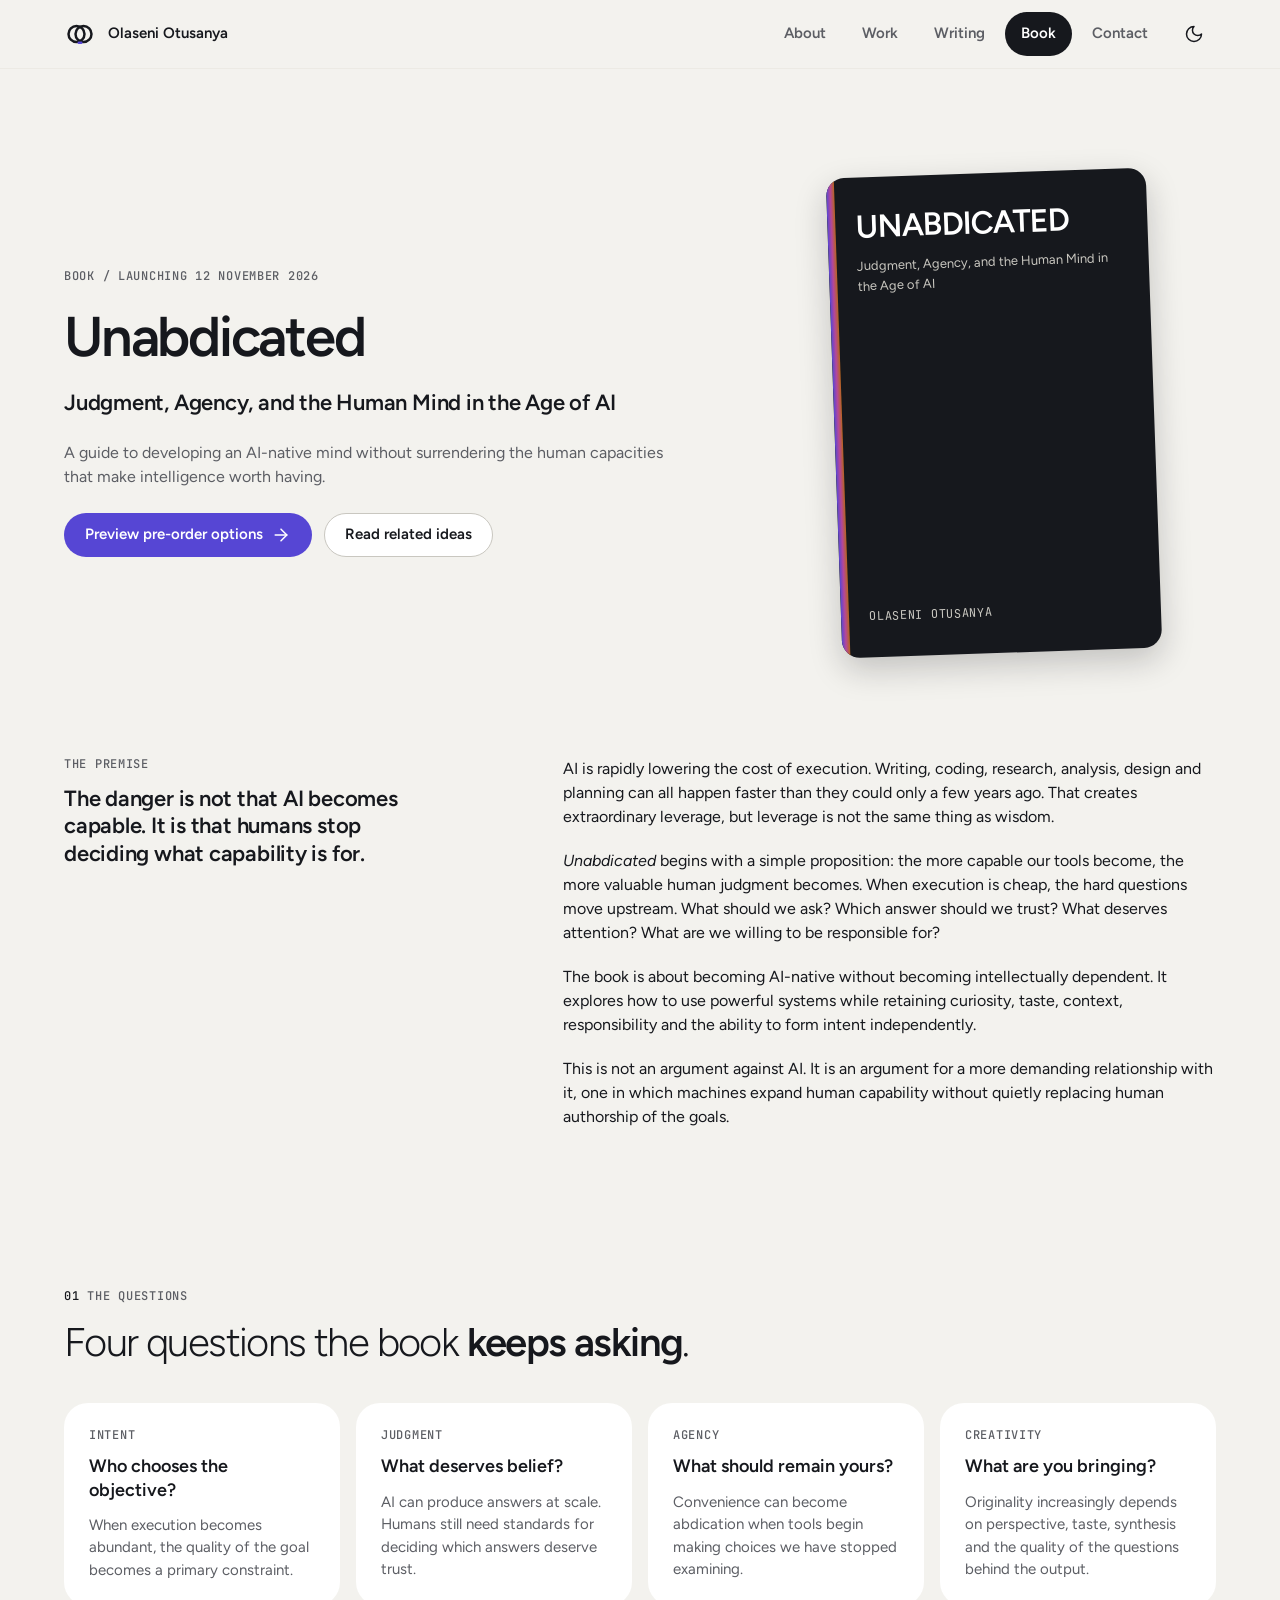
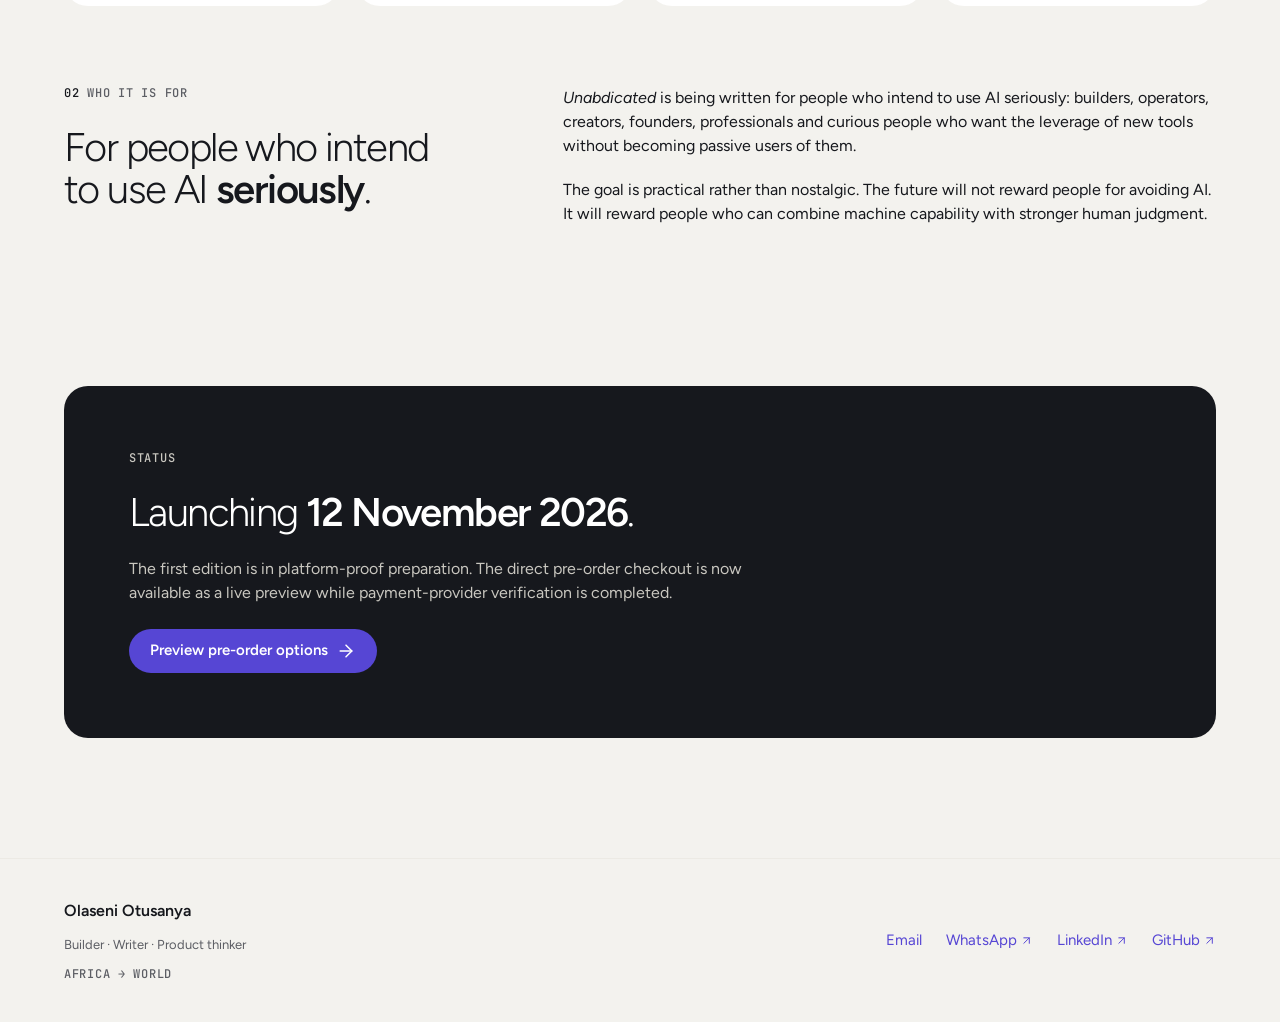
<file: unabdicated/index.html>
<!doctype html>
<html lang="en">
<head>
  <meta charset="utf-8" />
  <meta name="viewport" content="width=device-width, initial-scale=1" />
  <script>try{var m=localStorage.getItem('ods-mode');if(m==='light'||m==='dark')document.documentElement.setAttribute('data-ods-mode',m)}catch(e){}</script>
  <meta name="description" content="Unabdicated is Olaseni Otusanya’s book about becoming AI-native without surrendering human judgment, agency, curiosity, creativity or responsibility." />
  <meta name="robots" content="index,follow,max-image-preview:large" />
  <meta name="author" content="Olaseni Otusanya" />
  <meta property="og:title" content="Unabdicated | Judgment, Agency & AI — Olaseni Otusanya" />
  <meta property="og:description" content="Unabdicated is Olaseni Otusanya’s book about becoming AI-native without surrendering human judgment, agency, curiosity, creativity or responsibility." />
  <meta property="og:type" content="book" />
  <meta property="og:url" content="https://olaseniotusanya.site/unabdicated/" />
  <meta property="og:site_name" content="Olaseni Otusanya" />
  <meta property="og:locale" content="en_US" />
  <meta property="og:image" content="https://olaseniotusanya.site/assets/olaseni-og-1200x630.jpg" />
  <meta property="og:image:secure_url" content="https://olaseniotusanya.site/assets/olaseni-og-1200x630.jpg" />
  <meta property="og:image:type" content="image/jpeg" />
  <meta property="og:image:width" content="1200" />
  <meta property="og:image:height" content="630" />
  <meta property="og:image:alt" content="Olaseni Otusanya — builder, product thinker and entrepreneur" />
  <meta name="twitter:card" content="summary_large_image" />
  <meta name="twitter:title" content="Unabdicated | Judgment, Agency & AI — Olaseni Otusanya" />
  <meta name="twitter:description" content="Unabdicated is Olaseni Otusanya’s book about becoming AI-native without surrendering human judgment, agency, curiosity, creativity or responsibility." />
  <meta name="twitter:image" content="https://olaseniotusanya.site/assets/olaseni-og-1200x630.jpg" />
  <meta name="twitter:image:alt" content="Olaseni Otusanya — builder, product thinker and entrepreneur" />
  <link rel="canonical" href="https://olaseniotusanya.site/unabdicated/" />
  <link rel="icon" href="/favicon.svg" type="image/svg+xml" />
  <link rel="manifest" href="/site.webmanifest" />
  <title>Unabdicated | Judgment, Agency & AI — Olaseni Otusanya</title>
  <script type="application/ld+json">
    {"@context":"https://schema.org","@type":"Book","name":"Unabdicated","author":{"@type":"Person","name":"Olaseni Otusanya","url":"https://olaseniotusanya.site/"},"description":"Judgment, agency and the human mind in the age of AI.","url":"https://olaseniotusanya.site/unabdicated/","bookEdition":"First edition — forthcoming 12 November 2026"}
    </script>
  <meta name="theme-color" content="#F3F2EE" media="(prefers-color-scheme: light)" />
  <meta name="theme-color" content="#0E0F12" media="(prefers-color-scheme: dark)" />
  <link rel="preconnect" href="https://fonts.googleapis.com" />
  <link rel="preconnect" href="https://fonts.gstatic.com" crossorigin />
  <link rel="stylesheet" href="https://fonts.googleapis.com/css2?family=Figtree:wght@300..700&amp;family=JetBrains+Mono:wght@400..600&amp;display=swap" />
  <link rel="stylesheet" href="/assets/ods/ods-tokens.css?v=0.1.0" />
  <link rel="stylesheet" href="/assets/ods/ods.min.css?v=0.1.0" />
  <link rel="stylesheet" href="/assets/site.css?v=20261120" />
</head>
<body>

<a class="ods-button site-skip" data-variant="inverse" href="#main">Skip to content</a>
<header class="site-header">
  <div class="site-container site-header__inner">
    <a class="site-brand" href="/"><svg class="site-brand__mark" viewBox="0 0 64 64" width="36" height="36" aria-hidden="true" focusable="false"><circle cx="25" cy="32" r="16" /><circle cx="39" cy="32" r="16" /><rect x="27" y="47" width="10" height="5" rx="2.5" /></svg>Olaseni Otusanya</a>
    <div class="site-header__end">
      <nav class="site-nav" aria-label="Main"><a class="site-nav__item" href="/about/">About</a><a class="site-nav__item" href="/portfolio/">Work</a><a class="site-nav__item" href="/writing/">Writing</a><a class="site-nav__item" href="/unabdicated/" aria-current="page">Book</a><a class="site-nav__item" href="/#contact">Contact</a></nav>
      <a class="ods-icon-button site-header__mail" href="mailto:olaseni.otusanya@gmail.com" aria-label="Email Olaseni"><svg width="20" height="20" aria-hidden="true" focusable="false"><use href="/assets/icons.svg#mail"></use></svg></a>
      <button class="ods-icon-button site-mode-toggle" type="button" data-mode-toggle aria-label="Switch colour mode"><svg class="site-icon-moon" width="20" height="20" aria-hidden="true" focusable="false"><use href="/assets/icons.svg#moon"></use></svg><svg class="site-icon-sun" width="20" height="20" aria-hidden="true" focusable="false"><use href="/assets/icons.svg#sun"></use></svg></button>
    </div>
  </div>
</header>

<main id="main">

<section class="site-hero" aria-labelledby="book-title">
  <div class="site-container site-hero__grid">
    <div class="site-hero__copy">
      <p class="site-overline">Book / Launching 12 November 2026</p>
      <h1 class="site-page-title" id="book-title"><strong>Unabdicated</strong></h1>
      <p class="site-subtitle">Judgment, Agency, and the Human Mind in the Age of AI</p>
      <p class="site-lede">A guide to developing an AI-native mind without surrendering the human capacities that make intelligence worth having.</p>
      <div class="site-actions"><a class="ods-button" href="/unabdicated/preorder/"><span class="ods-button__label">Preview pre-order options</span><svg class="ods-button__icon" width="20" height="20" aria-hidden="true" focusable="false"><use href="/assets/icons.svg#arrow-right"></use></svg></a><a class="ods-button" data-variant="secondary" href="/writing/"><span class="ods-button__label">Read related ideas</span></a></div>
    </div>
    <div class="site-book" aria-hidden="true">
  <div class="site-book__cover">
    <div><p class="site-book__title">UNABDICATED</p><p class="site-book__sub">Judgment, Agency, and the Human Mind in the Age of AI</p></div>
    <p class="site-book__author">Olaseni Otusanya</p>
  </div>
</div>
  </div>
</section>
<section class="site-section site-section--tight" aria-labelledby="premise">
  <div class="site-container site-split">
    <div class="site-split__aside site-stack site-stack--tight">
      <p class="site-overline" id="premise">The premise</p>
      <p class="site-subtitle">The danger is not that AI becomes capable. It is that humans stop deciding what capability is for.</p>
    </div>
    <div class="site-prose"><p>AI is rapidly lowering the cost of execution. Writing, coding, research, analysis, design and planning can all happen faster than they could only a few years ago. That creates extraordinary leverage, but leverage is not the same thing as wisdom.</p><p><em>Unabdicated</em> begins with a simple proposition: the more capable our tools become, the more valuable human judgment becomes. When execution is cheap, the hard questions move upstream. What should we ask? Which answer should we trust? What deserves attention? What are we willing to be responsible for?</p><p>The book is about becoming AI-native without becoming intellectually dependent. It explores how to use powerful systems while retaining curiosity, taste, context, responsibility and the ability to form intent independently.</p><p>This is not an argument against AI. It is an argument for a more demanding relationship with it, one in which machines expand human capability without quietly replacing human authorship of the goals.</p></div>
  </div>
</section>
<section class="site-section" aria-labelledby="questions-title">
  <div class="site-container">
    <div class="site-section__head"><p class="site-overline"><span class="site-overline__index">01</span>The questions</p><h2 class="site-section__title" id="questions-title">Four questions the book <strong>keeps asking</strong>.</h2></div>
    <ul class="site-grid site-grid--four"><li><div class="ods-card"><div class="site-card-body"><p class="site-overline">Intent</p><h3 class="ods-card__title">Who chooses the objective?</h3><p>When execution becomes abundant, the quality of the goal becomes a primary constraint.</p></div></div></li><li><div class="ods-card"><div class="site-card-body"><p class="site-overline">Judgment</p><h3 class="ods-card__title">What deserves belief?</h3><p>AI can produce answers at scale. Humans still need standards for deciding which answers deserve trust.</p></div></div></li><li><div class="ods-card"><div class="site-card-body"><p class="site-overline">Agency</p><h3 class="ods-card__title">What should remain yours?</h3><p>Convenience can become abdication when tools begin making choices we have stopped examining.</p></div></div></li><li><div class="ods-card"><div class="site-card-body"><p class="site-overline">Creativity</p><h3 class="ods-card__title">What are you bringing?</h3><p>Originality increasingly depends on perspective, taste, synthesis and the quality of the questions behind the output.</p></div></div></li></ul>
  </div>
</section>

<section class="site-section site-section--tight" aria-labelledby="for-title">
  <div class="site-container site-split">
    <div class="site-split__aside site-stack">
      <p class="site-overline"><span class="site-overline__index">02</span>Who it is for</p>
      <h2 class="site-section__title" id="for-title">For people who intend to use AI <strong>seriously</strong>.</h2>
    </div>
    <div class="site-prose">
      <p><em>Unabdicated</em> is being written for people who intend to use AI seriously: builders, operators, creators, founders, professionals and curious people who want the leverage of new tools without becoming passive users of them.</p>
      <p>The goal is practical rather than nostalgic. The future will not reward people for avoiding AI. It will reward people who can combine machine capability with stronger human judgment.</p>
    </div>
  </div>
</section>

<section class="site-section" aria-labelledby="status-title">
  <div class="site-container">
    <div class="ods-card site-manifesto" data-variant="inverse">
      <p class="site-overline">Status</p>
      <h2 class="site-quote" id="status-title">Launching <strong>12 November 2026</strong>.</h2>
      <p class="site-lede">The first edition is in platform-proof preparation. The direct pre-order checkout is now available as a live preview while payment-provider verification is completed.</p>
      <div class="site-actions"><a class="ods-button" href="/unabdicated/preorder/"><span class="ods-button__label">Preview pre-order options</span><svg class="ods-button__icon" width="20" height="20" aria-hidden="true" focusable="false"><use href="/assets/icons.svg#arrow-right"></use></svg></a></div>
    </div>
  </div>
</section>
</main>

<footer class="site-footer">
  <div class="site-container site-footer__inner">
    <div class="site-stack site-stack--tight">
      <p class="site-footer__name">Olaseni Otusanya</p>
      <p class="site-small">Builder · Writer · Product thinker</p>
      <p class="site-overline">Africa → World</p>
    </div>
    <ul class="site-links" aria-label="Contact and profiles">
      <li><a class="ods-link" data-variant="standalone" href="mailto:olaseni.otusanya@gmail.com">Email</a></li>
      <li><a class="ods-link" data-variant="standalone" href="https://wa.me/19852447681" target="_blank" rel="noopener noreferrer">WhatsApp<svg class="ods-link__icon" width="20" height="20" aria-hidden="true" focusable="false"><use href="/assets/icons.svg#arrow-up-right"></use></svg><span class="ods-visually-hidden"> (opens in a new tab)</span></a></li>
      <li><a class="ods-link" data-variant="standalone" href="https://www.linkedin.com/in/olaseniotusanya" target="_blank" rel="noopener noreferrer">LinkedIn<svg class="ods-link__icon" width="20" height="20" aria-hidden="true" focusable="false"><use href="/assets/icons.svg#arrow-up-right"></use></svg><span class="ods-visually-hidden"> (opens in a new tab)</span></a></li>
      <li><a class="ods-link" data-variant="standalone" href="https://github.com/5kodds" target="_blank" rel="noopener noreferrer">GitHub<svg class="ods-link__icon" width="20" height="20" aria-hidden="true" focusable="false"><use href="/assets/icons.svg#arrow-up-right"></use></svg><span class="ods-visually-hidden"> (opens in a new tab)</span></a></li>
    </ul>
  </div>
</footer>
<nav class="ods-bottom-bar site-bottom-bar" data-labels="visible" aria-label="Main"><a class="ods-bottom-bar__item" href="/"><svg width="20" height="20" aria-hidden="true" focusable="false"><use href="/assets/icons.svg#house"></use></svg><span class="ods-bottom-bar__label">Home</span></a><a class="ods-bottom-bar__item" href="/about/"><svg width="20" height="20" aria-hidden="true" focusable="false"><use href="/assets/icons.svg#user"></use></svg><span class="ods-bottom-bar__label">About</span></a><a class="ods-bottom-bar__item" href="/portfolio/"><svg width="20" height="20" aria-hidden="true" focusable="false"><use href="/assets/icons.svg#briefcase"></use></svg><span class="ods-bottom-bar__label">Work</span></a><a class="ods-bottom-bar__item" href="/writing/"><svg width="20" height="20" aria-hidden="true" focusable="false"><use href="/assets/icons.svg#pen-line"></use></svg><span class="ods-bottom-bar__label">Writing</span></a><a class="ods-bottom-bar__item" href="/unabdicated/" aria-current="page"><svg width="20" height="20" aria-hidden="true" focusable="false"><use href="/assets/icons.svg#book-open"></use></svg><span class="ods-bottom-bar__label">Book</span></a></nav>
<script src="/assets/site.js?v=20261120"></script>
</body>
</html>
</file>
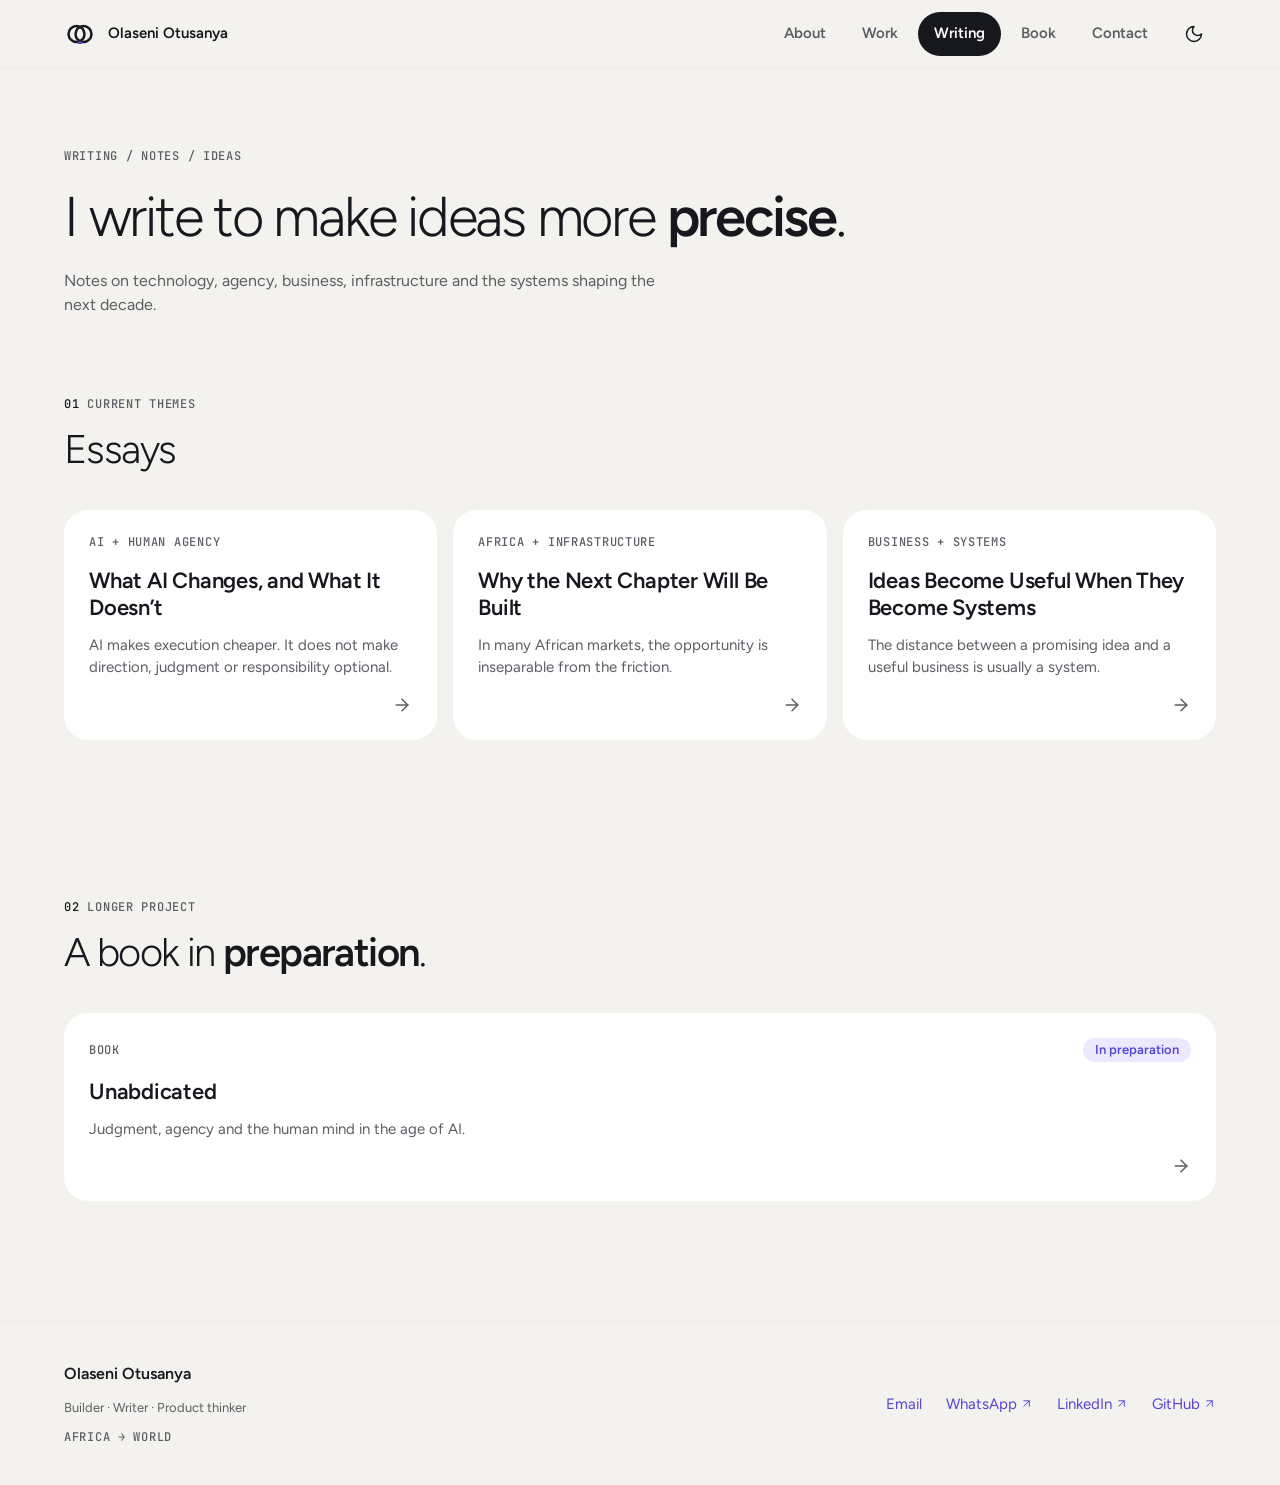
<file: writing/index.html>
<!doctype html>
<html lang="en">
<head>
  <meta charset="utf-8" />
  <meta name="viewport" content="width=device-width, initial-scale=1" />
  <script>try{var m=localStorage.getItem('ods-mode');if(m==='light'||m==='dark')document.documentElement.setAttribute('data-ods-mode',m)}catch(e){}</script>
  <meta name="description" content="Essays and notes by Olaseni Otusanya on AI, product building, business systems, African infrastructure, emerging markets and human agency." />
  <meta name="robots" content="index,follow,max-image-preview:large" />
  <meta name="author" content="Olaseni Otusanya" />
  <meta property="og:title" content="Writing on AI, Business & Systems | Olaseni Otusanya" />
  <meta property="og:description" content="Essays and notes by Olaseni Otusanya on AI, product building, business systems, African infrastructure, emerging markets and human agency." />
  <meta property="og:type" content="website" />
  <meta property="og:url" content="https://olaseniotusanya.site/writing/" />
  <meta property="og:site_name" content="Olaseni Otusanya" />
  <meta property="og:locale" content="en_US" />
  <meta property="og:image" content="https://olaseniotusanya.site/assets/olaseni-og-1200x630.jpg" />
  <meta property="og:image:secure_url" content="https://olaseniotusanya.site/assets/olaseni-og-1200x630.jpg" />
  <meta property="og:image:type" content="image/jpeg" />
  <meta property="og:image:width" content="1200" />
  <meta property="og:image:height" content="630" />
  <meta property="og:image:alt" content="Olaseni Otusanya — builder, product thinker and entrepreneur" />
  <meta name="twitter:card" content="summary_large_image" />
  <meta name="twitter:title" content="Writing on AI, Business & Systems | Olaseni Otusanya" />
  <meta name="twitter:description" content="Essays and notes by Olaseni Otusanya on AI, product building, business systems, African infrastructure, emerging markets and human agency." />
  <meta name="twitter:image" content="https://olaseniotusanya.site/assets/olaseni-og-1200x630.jpg" />
  <meta name="twitter:image:alt" content="Olaseni Otusanya — builder, product thinker and entrepreneur" />
  <link rel="canonical" href="https://olaseniotusanya.site/writing/" />
  <link rel="icon" href="/favicon.svg" type="image/svg+xml" />
  <link rel="manifest" href="/site.webmanifest" />
  <title>Writing on AI, Business & Systems | Olaseni Otusanya</title>
  <script type="application/ld+json">
    {
      "@context":"https://schema.org",
      "@type":"CollectionPage",
      "name":"Writing by Olaseni Otusanya",
      "description":"Essays and notes on AI, business systems, African infrastructure, emerging markets and human agency.",
      "url":"https://olaseniotusanya.site/writing/",
      "author":{"@type":"Person","name":"Olaseni Otusanya","url":"https://olaseniotusanya.site/"}
    }
    </script>
  <meta name="theme-color" content="#F3F2EE" media="(prefers-color-scheme: light)" />
  <meta name="theme-color" content="#0E0F12" media="(prefers-color-scheme: dark)" />
  <link rel="preconnect" href="https://fonts.googleapis.com" />
  <link rel="preconnect" href="https://fonts.gstatic.com" crossorigin />
  <link rel="stylesheet" href="https://fonts.googleapis.com/css2?family=Figtree:wght@300..700&amp;family=JetBrains+Mono:wght@400..600&amp;display=swap" />
  <link rel="stylesheet" href="/assets/ods/ods-tokens.css?v=0.1.0" />
  <link rel="stylesheet" href="/assets/ods/ods.min.css?v=0.1.0" />
  <link rel="stylesheet" href="/assets/site.css?v=20261120" />
</head>
<body>

<a class="ods-button site-skip" data-variant="inverse" href="#main">Skip to content</a>
<header class="site-header">
  <div class="site-container site-header__inner">
    <a class="site-brand" href="/"><svg class="site-brand__mark" viewBox="0 0 64 64" width="36" height="36" aria-hidden="true" focusable="false"><circle cx="25" cy="32" r="16" /><circle cx="39" cy="32" r="16" /><rect x="27" y="47" width="10" height="5" rx="2.5" /></svg>Olaseni Otusanya</a>
    <div class="site-header__end">
      <nav class="site-nav" aria-label="Main"><a class="site-nav__item" href="/about/">About</a><a class="site-nav__item" href="/portfolio/">Work</a><a class="site-nav__item" href="/writing/" aria-current="page">Writing</a><a class="site-nav__item" href="/unabdicated/">Book</a><a class="site-nav__item" href="/#contact">Contact</a></nav>
      <a class="ods-icon-button site-header__mail" href="mailto:olaseni.otusanya@gmail.com" aria-label="Email Olaseni"><svg width="20" height="20" aria-hidden="true" focusable="false"><use href="/assets/icons.svg#mail"></use></svg></a>
      <button class="ods-icon-button site-mode-toggle" type="button" data-mode-toggle aria-label="Switch colour mode"><svg class="site-icon-moon" width="20" height="20" aria-hidden="true" focusable="false"><use href="/assets/icons.svg#moon"></use></svg><svg class="site-icon-sun" width="20" height="20" aria-hidden="true" focusable="false"><use href="/assets/icons.svg#sun"></use></svg></button>
    </div>
  </div>
</header>

<main id="main">

<section class="site-hero">
  <div class="site-container">
    <div class="site-hero__copy">
      <p class="site-overline">Writing / Notes / Ideas</p>
      <h1 class="site-page-title">I write to make ideas more <strong>precise</strong>.</h1>
      <p class="site-lede">Notes on technology, agency, business, infrastructure and the systems shaping the next decade.</p>
    </div>
  </div>
</section>
<section class="site-section site-section--tight" aria-labelledby="themes-title">
  <div class="site-container">
    <div class="site-section__head"><p class="site-overline"><span class="site-overline__index">01</span>Current themes</p><h2 class="site-section__title" id="themes-title">Essays</h2></div>
    <ul class="site-grid site-grid--three"><li><article class="ods-card" data-variant="interactive"><header class="ods-card__header"><p class="site-overline">AI + Human agency</p></header><div class="site-card-body"><h3 class="site-card-title-lg"><a class="ods-card__link" href="/writing/what-ai-changes/">What AI Changes, and What It Doesn’t</a></h3><p>AI makes execution cheaper. It does not make direction, judgment or responsibility optional.</p></div><footer class="ods-card__footer site-card-foot"><span class="site-card-arrow"><svg width="20" height="20" aria-hidden="true" focusable="false"><use href="/assets/icons.svg#arrow-right"></use></svg></span></footer></article></li><li><article class="ods-card" data-variant="interactive"><header class="ods-card__header"><p class="site-overline">Africa + Infrastructure</p></header><div class="site-card-body"><h3 class="site-card-title-lg"><a class="ods-card__link" href="/writing/why-the-next-chapter-will-be-built/">Why the Next Chapter Will Be Built</a></h3><p>In many African markets, the opportunity is inseparable from the friction.</p></div><footer class="ods-card__footer site-card-foot"><span class="site-card-arrow"><svg width="20" height="20" aria-hidden="true" focusable="false"><use href="/assets/icons.svg#arrow-right"></use></svg></span></footer></article></li><li><article class="ods-card" data-variant="interactive"><header class="ods-card__header"><p class="site-overline">Business + Systems</p></header><div class="site-card-body"><h3 class="site-card-title-lg"><a class="ods-card__link" href="/writing/ideas-become-systems/">Ideas Become Useful When They Become Systems</a></h3><p>The distance between a promising idea and a useful business is usually a system.</p></div><footer class="ods-card__footer site-card-foot"><span class="site-card-arrow"><svg width="20" height="20" aria-hidden="true" focusable="false"><use href="/assets/icons.svg#arrow-right"></use></svg></span></footer></article></li></ul>
  </div>
</section>

<section class="site-section" aria-labelledby="longer-title">
  <div class="site-container">
    <div class="site-section__head"><p class="site-overline"><span class="site-overline__index">02</span>Longer project</p><h2 class="site-section__title" id="longer-title">A book in <strong>preparation</strong>.</h2></div>
    <article class="ods-card" data-variant="interactive"><header class="ods-card__header"><p class="site-overline">Book</p><span class="ods-badge" data-variant="accent">In preparation</span></header><div class="site-card-body"><h3 class="site-card-title-lg"><a class="ods-card__link" href="/unabdicated/">Unabdicated</a></h3><p>Judgment, agency and the human mind in the age of AI.</p></div><footer class="ods-card__footer site-card-foot"><span class="site-card-arrow"><svg width="20" height="20" aria-hidden="true" focusable="false"><use href="/assets/icons.svg#arrow-right"></use></svg></span></footer></article>
  </div>
</section>
</main>

<footer class="site-footer">
  <div class="site-container site-footer__inner">
    <div class="site-stack site-stack--tight">
      <p class="site-footer__name">Olaseni Otusanya</p>
      <p class="site-small">Builder · Writer · Product thinker</p>
      <p class="site-overline">Africa → World</p>
    </div>
    <ul class="site-links" aria-label="Contact and profiles">
      <li><a class="ods-link" data-variant="standalone" href="mailto:olaseni.otusanya@gmail.com">Email</a></li>
      <li><a class="ods-link" data-variant="standalone" href="https://wa.me/19852447681" target="_blank" rel="noopener noreferrer">WhatsApp<svg class="ods-link__icon" width="20" height="20" aria-hidden="true" focusable="false"><use href="/assets/icons.svg#arrow-up-right"></use></svg><span class="ods-visually-hidden"> (opens in a new tab)</span></a></li>
      <li><a class="ods-link" data-variant="standalone" href="https://www.linkedin.com/in/olaseniotusanya" target="_blank" rel="noopener noreferrer">LinkedIn<svg class="ods-link__icon" width="20" height="20" aria-hidden="true" focusable="false"><use href="/assets/icons.svg#arrow-up-right"></use></svg><span class="ods-visually-hidden"> (opens in a new tab)</span></a></li>
      <li><a class="ods-link" data-variant="standalone" href="https://github.com/5kodds" target="_blank" rel="noopener noreferrer">GitHub<svg class="ods-link__icon" width="20" height="20" aria-hidden="true" focusable="false"><use href="/assets/icons.svg#arrow-up-right"></use></svg><span class="ods-visually-hidden"> (opens in a new tab)</span></a></li>
    </ul>
  </div>
</footer>
<nav class="ods-bottom-bar site-bottom-bar" data-labels="visible" aria-label="Main"><a class="ods-bottom-bar__item" href="/"><svg width="20" height="20" aria-hidden="true" focusable="false"><use href="/assets/icons.svg#house"></use></svg><span class="ods-bottom-bar__label">Home</span></a><a class="ods-bottom-bar__item" href="/about/"><svg width="20" height="20" aria-hidden="true" focusable="false"><use href="/assets/icons.svg#user"></use></svg><span class="ods-bottom-bar__label">About</span></a><a class="ods-bottom-bar__item" href="/portfolio/"><svg width="20" height="20" aria-hidden="true" focusable="false"><use href="/assets/icons.svg#briefcase"></use></svg><span class="ods-bottom-bar__label">Work</span></a><a class="ods-bottom-bar__item" href="/writing/" aria-current="page"><svg width="20" height="20" aria-hidden="true" focusable="false"><use href="/assets/icons.svg#pen-line"></use></svg><span class="ods-bottom-bar__label">Writing</span></a><a class="ods-bottom-bar__item" href="/unabdicated/"><svg width="20" height="20" aria-hidden="true" focusable="false"><use href="/assets/icons.svg#book-open"></use></svg><span class="ods-bottom-bar__label">Book</span></a></nav>
<script src="/assets/site.js?v=20261120"></script>
</body>
</html>
</file>
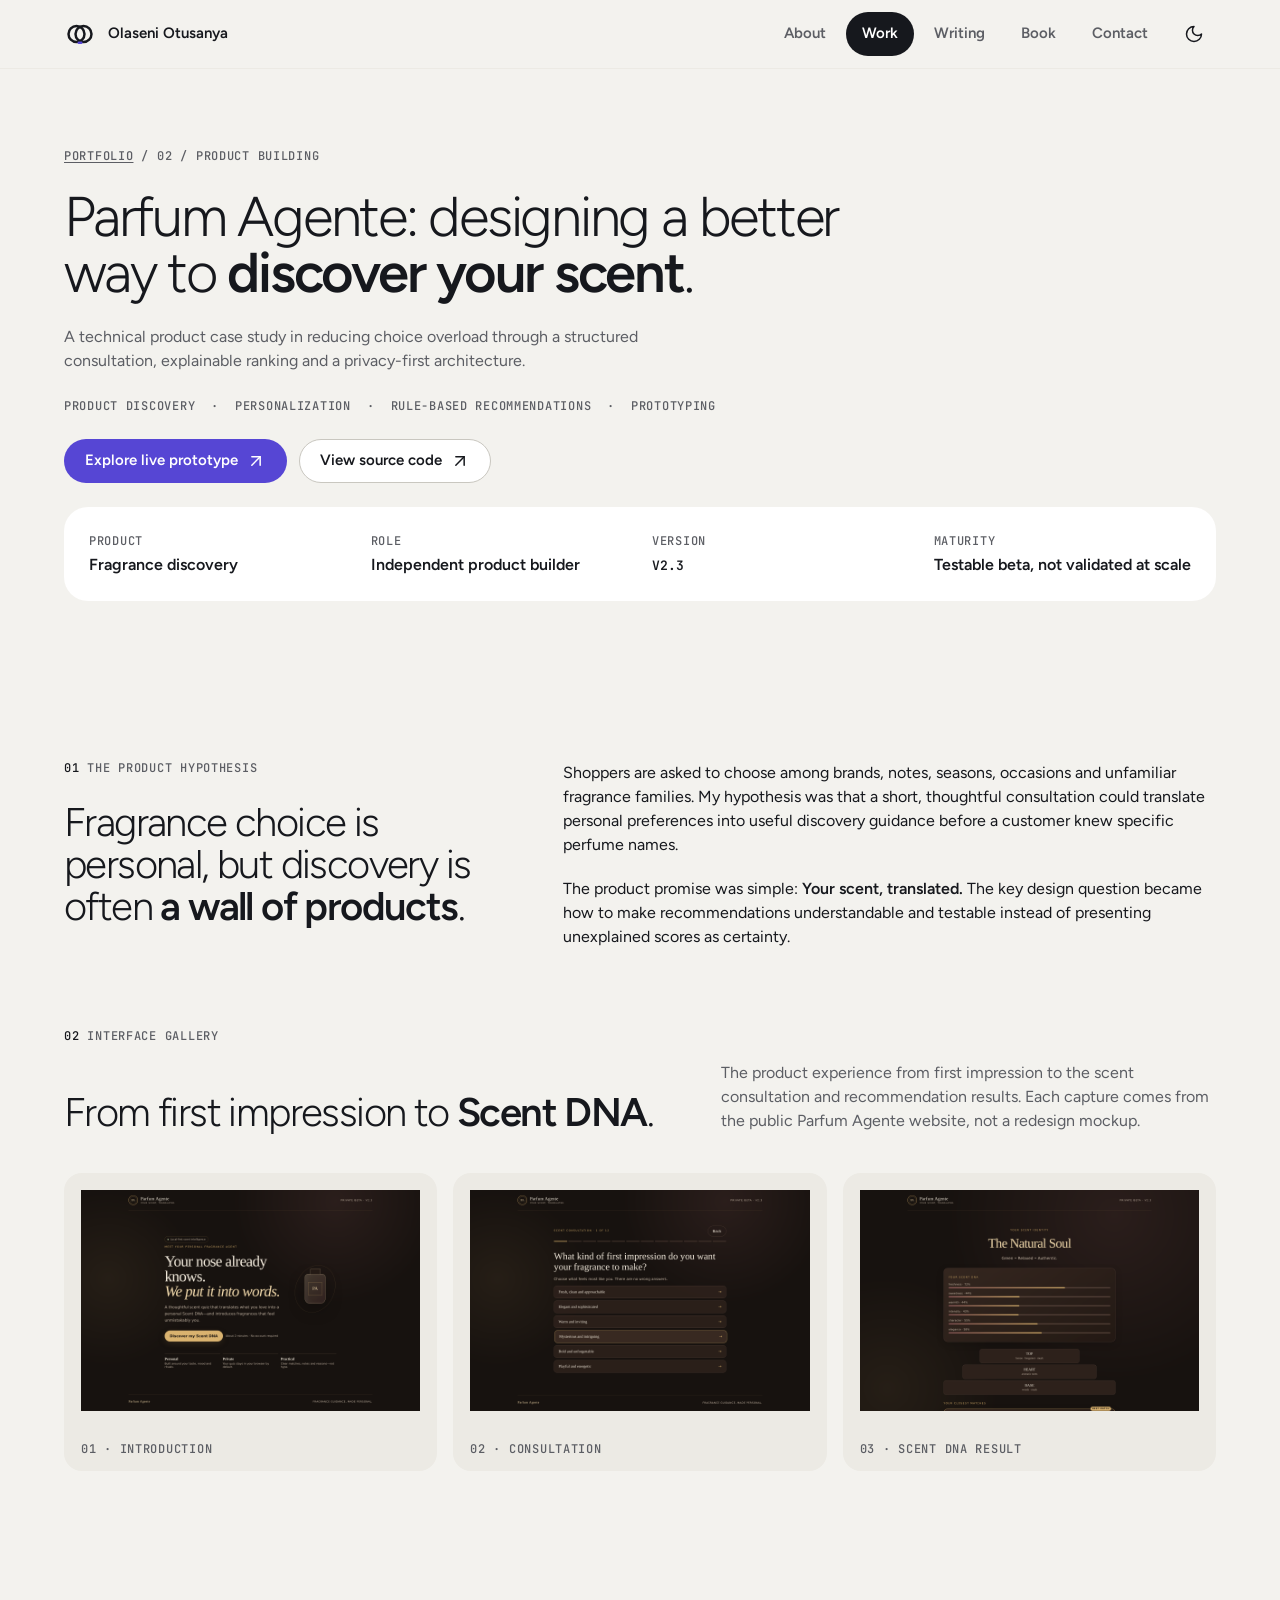
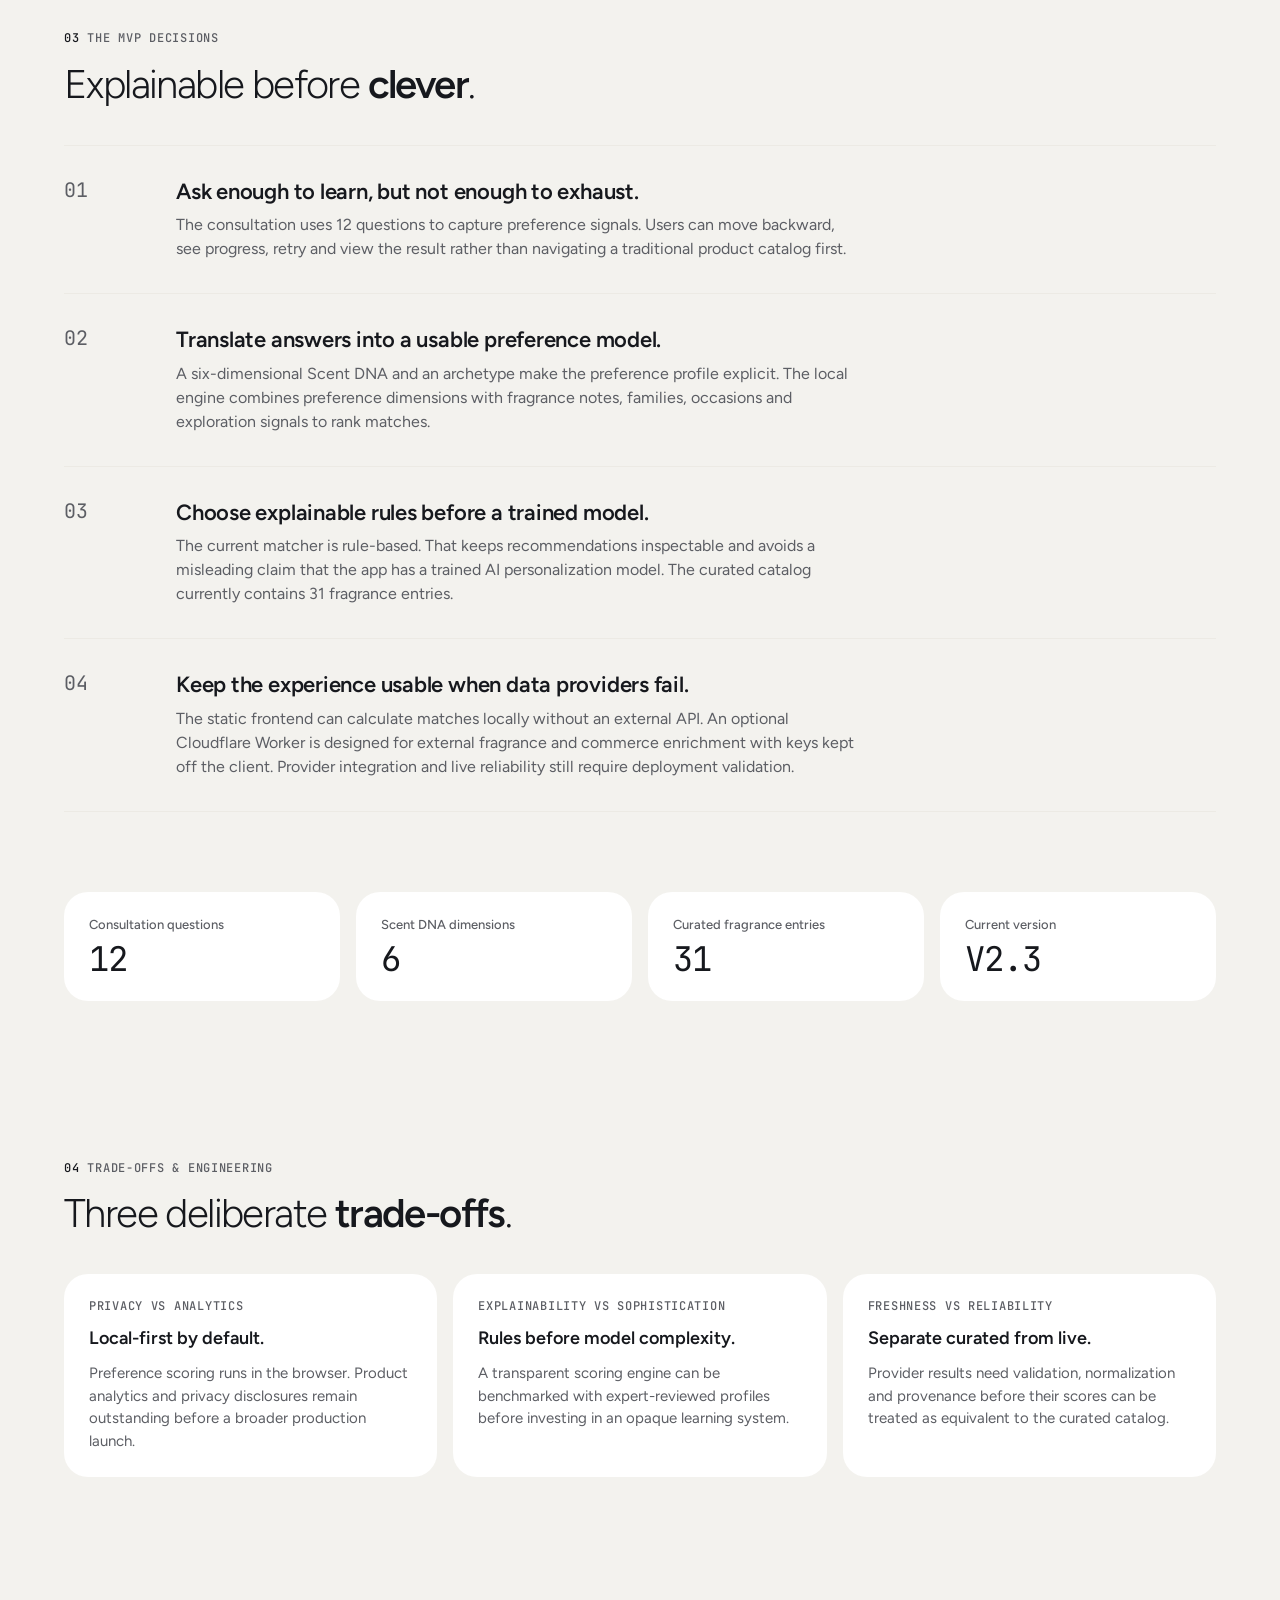
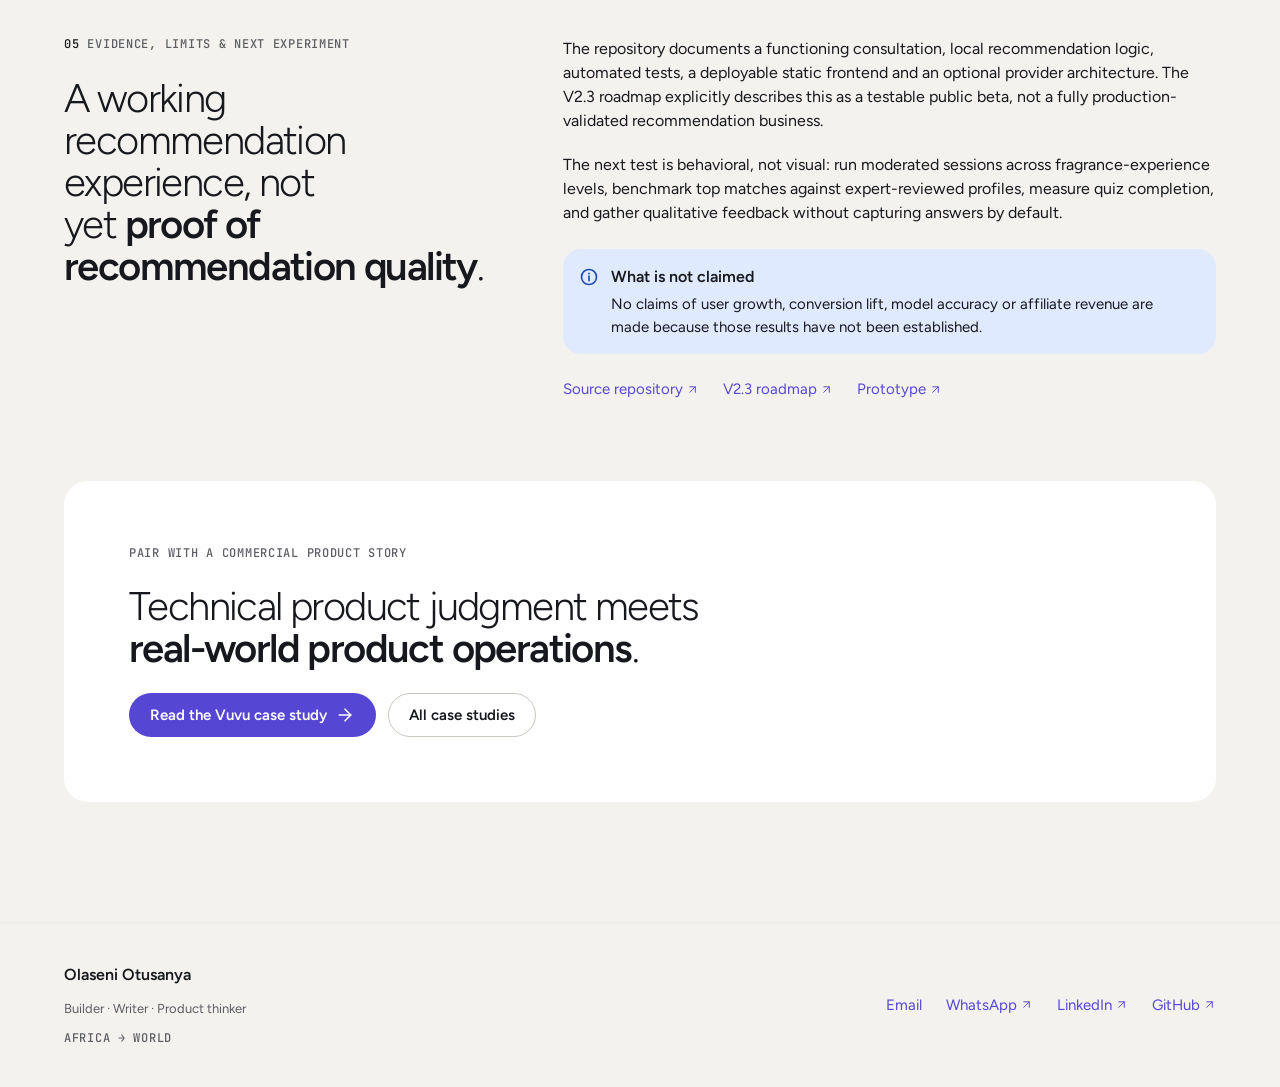
<file: portfolio/parfum-agente/index.html>
<!doctype html>
<html lang="en">
<head>
  <meta charset="utf-8" />
  <meta name="viewport" content="width=device-width, initial-scale=1" />
  <script>try{var m=localStorage.getItem('ods-mode');if(m==='light'||m==='dark')document.documentElement.setAttribute('data-ods-mode',m)}catch(e){}</script>
  <meta name="author" content="Olaseni Otusanya" />
  <meta name="description" content="How Olaseni Otusanya designed Parfum Agente, a privacy-first fragrance discovery MVP with a 12-question quiz and rule-based Scent DNA ranking." />
  <meta name="robots" content="index,follow,max-image-preview:large" />
  <meta property="og:type" content="article" />
  <meta property="og:site_name" content="Olaseni Otusanya" />
  <meta property="og:title" content="Parfum Agente: Technical Product Case Study" />
  <meta property="og:description" content="How Olaseni Otusanya designed Parfum Agente, a privacy-first fragrance discovery MVP with a 12-question quiz and rule-based Scent DNA ranking." />
  <meta property="og:url" content="https://olaseniotusanya.site/portfolio/parfum-agente/" />
  <meta property="og:image" content="https://olaseniotusanya.site/assets/olaseni-og-1200x630.jpg" />
  <meta name="twitter:card" content="summary_large_image" />
  <link rel="canonical" href="https://olaseniotusanya.site/portfolio/parfum-agente/" />
  <link rel="icon" href="/favicon.svg" type="image/svg+xml" />
  <title>Parfum Agente: Technical Product Case Study | Olaseni Otusanya</title>
  <link rel="manifest" href="/site.webmanifest" />
  <meta name="theme-color" content="#F3F2EE" media="(prefers-color-scheme: light)" />
  <meta name="theme-color" content="#0E0F12" media="(prefers-color-scheme: dark)" />
  <link rel="preconnect" href="https://fonts.googleapis.com" />
  <link rel="preconnect" href="https://fonts.gstatic.com" crossorigin />
  <link rel="stylesheet" href="https://fonts.googleapis.com/css2?family=Figtree:wght@300..700&amp;family=JetBrains+Mono:wght@400..600&amp;display=swap" />
  <link rel="stylesheet" href="/assets/ods/ods-tokens.css?v=0.1.0" />
  <link rel="stylesheet" href="/assets/ods/ods.min.css?v=0.1.0" />
  <link rel="stylesheet" href="/assets/site.css?v=20261120" />
</head>
<body>

<a class="ods-button site-skip" data-variant="inverse" href="#main">Skip to content</a>
<header class="site-header">
  <div class="site-container site-header__inner">
    <a class="site-brand" href="/"><svg class="site-brand__mark" viewBox="0 0 64 64" width="36" height="36" aria-hidden="true" focusable="false"><circle cx="25" cy="32" r="16" /><circle cx="39" cy="32" r="16" /><rect x="27" y="47" width="10" height="5" rx="2.5" /></svg>Olaseni Otusanya</a>
    <div class="site-header__end">
      <nav class="site-nav" aria-label="Main"><a class="site-nav__item" href="/about/">About</a><a class="site-nav__item" href="/portfolio/" aria-current="true">Work</a><a class="site-nav__item" href="/writing/">Writing</a><a class="site-nav__item" href="/unabdicated/">Book</a><a class="site-nav__item" href="/#contact">Contact</a></nav>
      <a class="ods-icon-button site-header__mail" href="mailto:olaseni.otusanya@gmail.com" aria-label="Email Olaseni"><svg width="20" height="20" aria-hidden="true" focusable="false"><use href="/assets/icons.svg#mail"></use></svg></a>
      <button class="ods-icon-button site-mode-toggle" type="button" data-mode-toggle aria-label="Switch colour mode"><svg class="site-icon-moon" width="20" height="20" aria-hidden="true" focusable="false"><use href="/assets/icons.svg#moon"></use></svg><svg class="site-icon-sun" width="20" height="20" aria-hidden="true" focusable="false"><use href="/assets/icons.svg#sun"></use></svg></button>
    </div>
  </div>
</header>

<main id="main">

<section class="site-hero">
  <div class="site-container site-stack">
    <div class="site-hero__copy">
      <p class="site-overline"><a class="ods-link" href="/portfolio/">Portfolio</a><span aria-hidden="true">/</span>02 / Product building</p>
      <h1 class="site-page-title">Parfum Agente: designing a better way to <strong>discover your scent</strong>.</h1>
      <p class="site-lede">A technical product case study in reducing choice overload through a structured consultation, explainable ranking and a privacy-first architecture.</p>
      <ul class="site-tags" aria-label="Topics"><li>Product discovery</li><li>Personalization</li><li>Rule-based recommendations</li><li>Prototyping</li></ul>
      <div class="site-actions"><a class="ods-button" href="https://5kodds.github.io/parfum-agente/" target="_blank" rel="noopener noreferrer"><span class="ods-button__label">Explore live prototype</span><svg class="ods-button__icon" width="20" height="20" aria-hidden="true" focusable="false"><use href="/assets/icons.svg#arrow-up-right"></use></svg><span class="ods-visually-hidden"> (opens in a new tab)</span></a><a class="ods-button" data-variant="secondary" href="https://github.com/5kodds/parfum-agente" target="_blank" rel="noopener noreferrer"><span class="ods-button__label">View source code</span><svg class="ods-button__icon" width="20" height="20" aria-hidden="true" focusable="false"><use href="/assets/icons.svg#arrow-up-right"></use></svg><span class="ods-visually-hidden"> (opens in a new tab)</span></a></div>
    </div>
    <div class="ods-card"><dl class="site-facts"><div><dt>Product</dt><dd>Fragrance discovery</dd></div><div><dt>Role</dt><dd>Independent product builder</dd></div><div><dt>Version</dt><dd><span class="site-data">V2.3</span></dd></div><div><dt>Maturity</dt><dd>Testable beta, not validated at scale</dd></div></dl></div>
  </div>
</section>
<section class="site-section" aria-labelledby="hypothesis-title">
  <div class="site-container site-split">
    <div class="site-split__aside site-stack">
      <p class="site-overline"><span class="site-overline__index">01</span>The product hypothesis</p>
      <h2 class="site-section__title" id="hypothesis-title">Fragrance choice is personal, but discovery is often <strong>a wall of products</strong>.</h2>
    </div>
    <div class="site-stack"><div class="site-prose"><p>Shoppers are asked to choose among brands, notes, seasons, occasions and unfamiliar fragrance families. My hypothesis was that a short, thoughtful consultation could translate personal preferences into useful discovery guidance before a customer knew specific perfume names.</p><p>The product promise was simple: <strong>Your scent, translated.</strong> The key design question became how to make recommendations understandable and testable instead of presenting unexplained scores as certainty.</p></div></div>
  </div>
</section>
<section class="site-section site-section--tight" aria-labelledby="gallery-title">
  <div class="site-container">
    <div class="site-section__head" data-layout="split"><p class="site-overline"><span class="site-overline__index">02</span>Interface gallery</p><h2 class="site-section__title" id="gallery-title">From first impression to <strong>Scent DNA</strong>.</h2><p class="site-lede">The product experience from first impression to the scent consultation and recommendation results. Each capture comes from the public Parfum Agente website, not a redesign mockup.</p></div>
    <div class="site-gallery site-gallery--three">
      <figure class="site-figure"><div class="site-figure__media"><img src="/portfolio/media/parfum-home.png" alt="Parfum Agente homepage and Discover my Scent DNA entry point" width="1500" height="980" loading="lazy" onerror="this.closest('figure').remove()" /></div><figcaption>01 · Introduction</figcaption></figure>
      <figure class="site-figure"><div class="site-figure__media"><img src="/portfolio/media/parfum-quiz.png" alt="Parfum Agente fragrance preference questionnaire" width="1500" height="980" loading="lazy" onerror="this.closest('figure').remove()" /></div><figcaption>02 · Consultation</figcaption></figure>
      <figure class="site-figure"><div class="site-figure__media"><img src="/portfolio/media/parfum-results.png" alt="Parfum Agente scent identity results and ranking interface" width="1500" height="980" loading="lazy" onerror="this.closest('figure').remove()" /></div><figcaption>03 · Scent DNA result</figcaption></figure>
    </div>
  </div>
</section>
<section class="site-section" aria-labelledby="mvp-title">
  <div class="site-container">
    <div class="site-section__head"><p class="site-overline"><span class="site-overline__index">03</span>The MVP decisions</p><h2 class="site-section__title" id="mvp-title">Explainable before <strong>clever</strong>.</h2></div>
    <ol class="site-steps"><li><span class="site-steps__index">01</span><div><h3>Ask enough to learn, but not enough to exhaust.</h3><p>The consultation uses 12 questions to capture preference signals. Users can move backward, see progress, retry and view the result rather than navigating a traditional product catalog first.</p></div></li><li><span class="site-steps__index">02</span><div><h3>Translate answers into a usable preference model.</h3><p>A six-dimensional Scent DNA and an archetype make the preference profile explicit. The local engine combines preference dimensions with fragrance notes, families, occasions and exploration signals to rank matches.</p></div></li><li><span class="site-steps__index">03</span><div><h3>Choose explainable rules before a trained model.</h3><p>The current matcher is rule-based. That keeps recommendations inspectable and avoids a misleading claim that the app has a trained AI personalization model. The curated catalog currently contains 31 fragrance entries.</p></div></li><li><span class="site-steps__index">04</span><div><h3>Keep the experience usable when data providers fail.</h3><p>The static frontend can calculate matches locally without an external API. An optional Cloudflare Worker is designed for external fragrance and commerce enrichment with keys kept off the client. Provider integration and live reliability still require deployment validation.</p></div></li></ol>
  </div>
</section>
<section class="site-section site-section--tight" aria-label="Parfum Agente at a glance">
  <div class="site-container">
    <ul class="site-grid site-grid--stats">
      <li><section class="ods-card"><div class="ods-stat"><p class="ods-stat__label" aria-hidden="true">Consultation questions</p><p class="ods-stat__value" aria-hidden="true">12</p><p class="ods-visually-hidden">12 consultation questions</p></div></section></li>
      <li><section class="ods-card"><div class="ods-stat"><p class="ods-stat__label" aria-hidden="true">Scent DNA dimensions</p><p class="ods-stat__value" aria-hidden="true">6</p><p class="ods-visually-hidden">6 preference dimensions in the Scent DNA</p></div></section></li>
      <li><section class="ods-card"><div class="ods-stat"><p class="ods-stat__label" aria-hidden="true">Curated fragrance entries</p><p class="ods-stat__value" aria-hidden="true">31</p><p class="ods-visually-hidden">31 curated fragrance entries</p></div></section></li>
      <li><section class="ods-card"><div class="ods-stat"><p class="ods-stat__label" aria-hidden="true">Current version</p><p class="ods-stat__value" aria-hidden="true">V2.3</p><p class="ods-visually-hidden">Current version 2.3</p></div></section></li>
    </ul>
  </div>
</section>
<section class="site-section" aria-labelledby="tradeoffs-title">
  <div class="site-container">
    <div class="site-section__head"><p class="site-overline"><span class="site-overline__index">04</span>Trade-offs &amp; engineering</p><h2 class="site-section__title" id="tradeoffs-title">Three deliberate <strong>trade-offs</strong>.</h2></div>
    <ul class="site-grid site-grid--three"><li><div class="ods-card"><div class="site-card-body"><p class="site-overline">Privacy vs analytics</p><h3 class="ods-card__title">Local-first by default.</h3><p>Preference scoring runs in the browser. Product analytics and privacy disclosures remain outstanding before a broader production launch.</p></div></div></li><li><div class="ods-card"><div class="site-card-body"><p class="site-overline">Explainability vs sophistication</p><h3 class="ods-card__title">Rules before model complexity.</h3><p>A transparent scoring engine can be benchmarked with expert-reviewed profiles before investing in an opaque learning system.</p></div></div></li><li><div class="ods-card"><div class="site-card-body"><p class="site-overline">Freshness vs reliability</p><h3 class="ods-card__title">Separate curated from live.</h3><p>Provider results need validation, normalization and provenance before their scores can be treated as equivalent to the curated catalog.</p></div></div></li></ul>
  </div>
</section>
<section class="site-section" aria-labelledby="evidence-title">
  <div class="site-container site-split">
    <div class="site-split__aside site-stack">
      <p class="site-overline"><span class="site-overline__index">05</span>Evidence, limits &amp; next experiment</p>
      <h2 class="site-section__title" id="evidence-title">A working recommendation experience, not yet <strong>proof of recommendation quality</strong>.</h2>
    </div>
    <div class="site-stack"><div class="site-prose"><p>The repository documents a functioning consultation, local recommendation logic, automated tests, a deployable static frontend and an optional provider architecture. The V2.3 roadmap explicitly describes this as a testable public beta, not a fully production-validated recommendation business.</p><p>The next test is behavioral, not visual: run moderated sessions across fragrance-experience levels, benchmark top matches against expert-reviewed profiles, measure quiz completion, and gather qualitative feedback without capturing answers by default.</p></div>
<div class="ods-alert" data-variant="info">
  <div class="ods-alert__content">
    <p class="ods-alert__title">What is not claimed</p>
    <p class="ods-alert__body">No claims of user growth, conversion lift, model accuracy or affiliate revenue are made because those results have not been established.</p>
  </div>
</div>
<ul class="site-links">
  <li><a class="ods-link" data-variant="standalone" href="https://github.com/5kodds/parfum-agente" target="_blank" rel="noopener noreferrer">Source repository<svg class="ods-link__icon" width="20" height="20" aria-hidden="true" focusable="false"><use href="/assets/icons.svg#arrow-up-right"></use></svg><span class="ods-visually-hidden"> (opens in a new tab)</span></a></li>
  <li><a class="ods-link" data-variant="standalone" href="https://github.com/5kodds/parfum-agente/blob/main/docs/ROADMAP.md" target="_blank" rel="noopener noreferrer">V2.3 roadmap<svg class="ods-link__icon" width="20" height="20" aria-hidden="true" focusable="false"><use href="/assets/icons.svg#arrow-up-right"></use></svg><span class="ods-visually-hidden"> (opens in a new tab)</span></a></li>
  <li><a class="ods-link" data-variant="standalone" href="https://5kodds.github.io/parfum-agente/" target="_blank" rel="noopener noreferrer">Prototype<svg class="ods-link__icon" width="20" height="20" aria-hidden="true" focusable="false"><use href="/assets/icons.svg#arrow-up-right"></use></svg><span class="ods-visually-hidden"> (opens in a new tab)</span></a></li>
</ul></div>
  </div>
</section>
<section class="site-section site-section--tight" aria-labelledby="pair-title">
  <div class="site-container">
    <div class="ods-card site-cta">
      <div class="site-stack">
        <p class="site-overline">Pair with a commercial product story</p>
        <h2 class="site-section__title" id="pair-title">Technical product judgment meets <strong>real-world product operations</strong>.</h2>
        <div class="site-actions"><a class="ods-button" href="/portfolio/vuvu/"><span class="ods-button__label">Read the Vuvu case study</span><svg class="ods-button__icon" width="20" height="20" aria-hidden="true" focusable="false"><use href="/assets/icons.svg#arrow-right"></use></svg></a><a class="ods-button" data-variant="secondary" href="/portfolio/"><span class="ods-button__label">All case studies</span></a></div>
      </div>
    </div>
  </div>
</section>
</main>

<footer class="site-footer">
  <div class="site-container site-footer__inner">
    <div class="site-stack site-stack--tight">
      <p class="site-footer__name">Olaseni Otusanya</p>
      <p class="site-small">Builder · Writer · Product thinker</p>
      <p class="site-overline">Africa → World</p>
    </div>
    <ul class="site-links" aria-label="Contact and profiles">
      <li><a class="ods-link" data-variant="standalone" href="mailto:olaseni.otusanya@gmail.com">Email</a></li>
      <li><a class="ods-link" data-variant="standalone" href="https://wa.me/19852447681" target="_blank" rel="noopener noreferrer">WhatsApp<svg class="ods-link__icon" width="20" height="20" aria-hidden="true" focusable="false"><use href="/assets/icons.svg#arrow-up-right"></use></svg><span class="ods-visually-hidden"> (opens in a new tab)</span></a></li>
      <li><a class="ods-link" data-variant="standalone" href="https://www.linkedin.com/in/olaseniotusanya" target="_blank" rel="noopener noreferrer">LinkedIn<svg class="ods-link__icon" width="20" height="20" aria-hidden="true" focusable="false"><use href="/assets/icons.svg#arrow-up-right"></use></svg><span class="ods-visually-hidden"> (opens in a new tab)</span></a></li>
      <li><a class="ods-link" data-variant="standalone" href="https://github.com/5kodds" target="_blank" rel="noopener noreferrer">GitHub<svg class="ods-link__icon" width="20" height="20" aria-hidden="true" focusable="false"><use href="/assets/icons.svg#arrow-up-right"></use></svg><span class="ods-visually-hidden"> (opens in a new tab)</span></a></li>
    </ul>
  </div>
</footer>
<nav class="ods-bottom-bar site-bottom-bar" data-labels="visible" aria-label="Main"><a class="ods-bottom-bar__item" href="/"><svg width="20" height="20" aria-hidden="true" focusable="false"><use href="/assets/icons.svg#house"></use></svg><span class="ods-bottom-bar__label">Home</span></a><a class="ods-bottom-bar__item" href="/about/"><svg width="20" height="20" aria-hidden="true" focusable="false"><use href="/assets/icons.svg#user"></use></svg><span class="ods-bottom-bar__label">About</span></a><a class="ods-bottom-bar__item" href="/portfolio/" aria-current="true"><svg width="20" height="20" aria-hidden="true" focusable="false"><use href="/assets/icons.svg#briefcase"></use></svg><span class="ods-bottom-bar__label">Work</span></a><a class="ods-bottom-bar__item" href="/writing/"><svg width="20" height="20" aria-hidden="true" focusable="false"><use href="/assets/icons.svg#pen-line"></use></svg><span class="ods-bottom-bar__label">Writing</span></a><a class="ods-bottom-bar__item" href="/unabdicated/"><svg width="20" height="20" aria-hidden="true" focusable="false"><use href="/assets/icons.svg#book-open"></use></svg><span class="ods-bottom-bar__label">Book</span></a></nav>
<script src="/assets/site.js?v=20261120"></script>
</body>
</html>
</file>
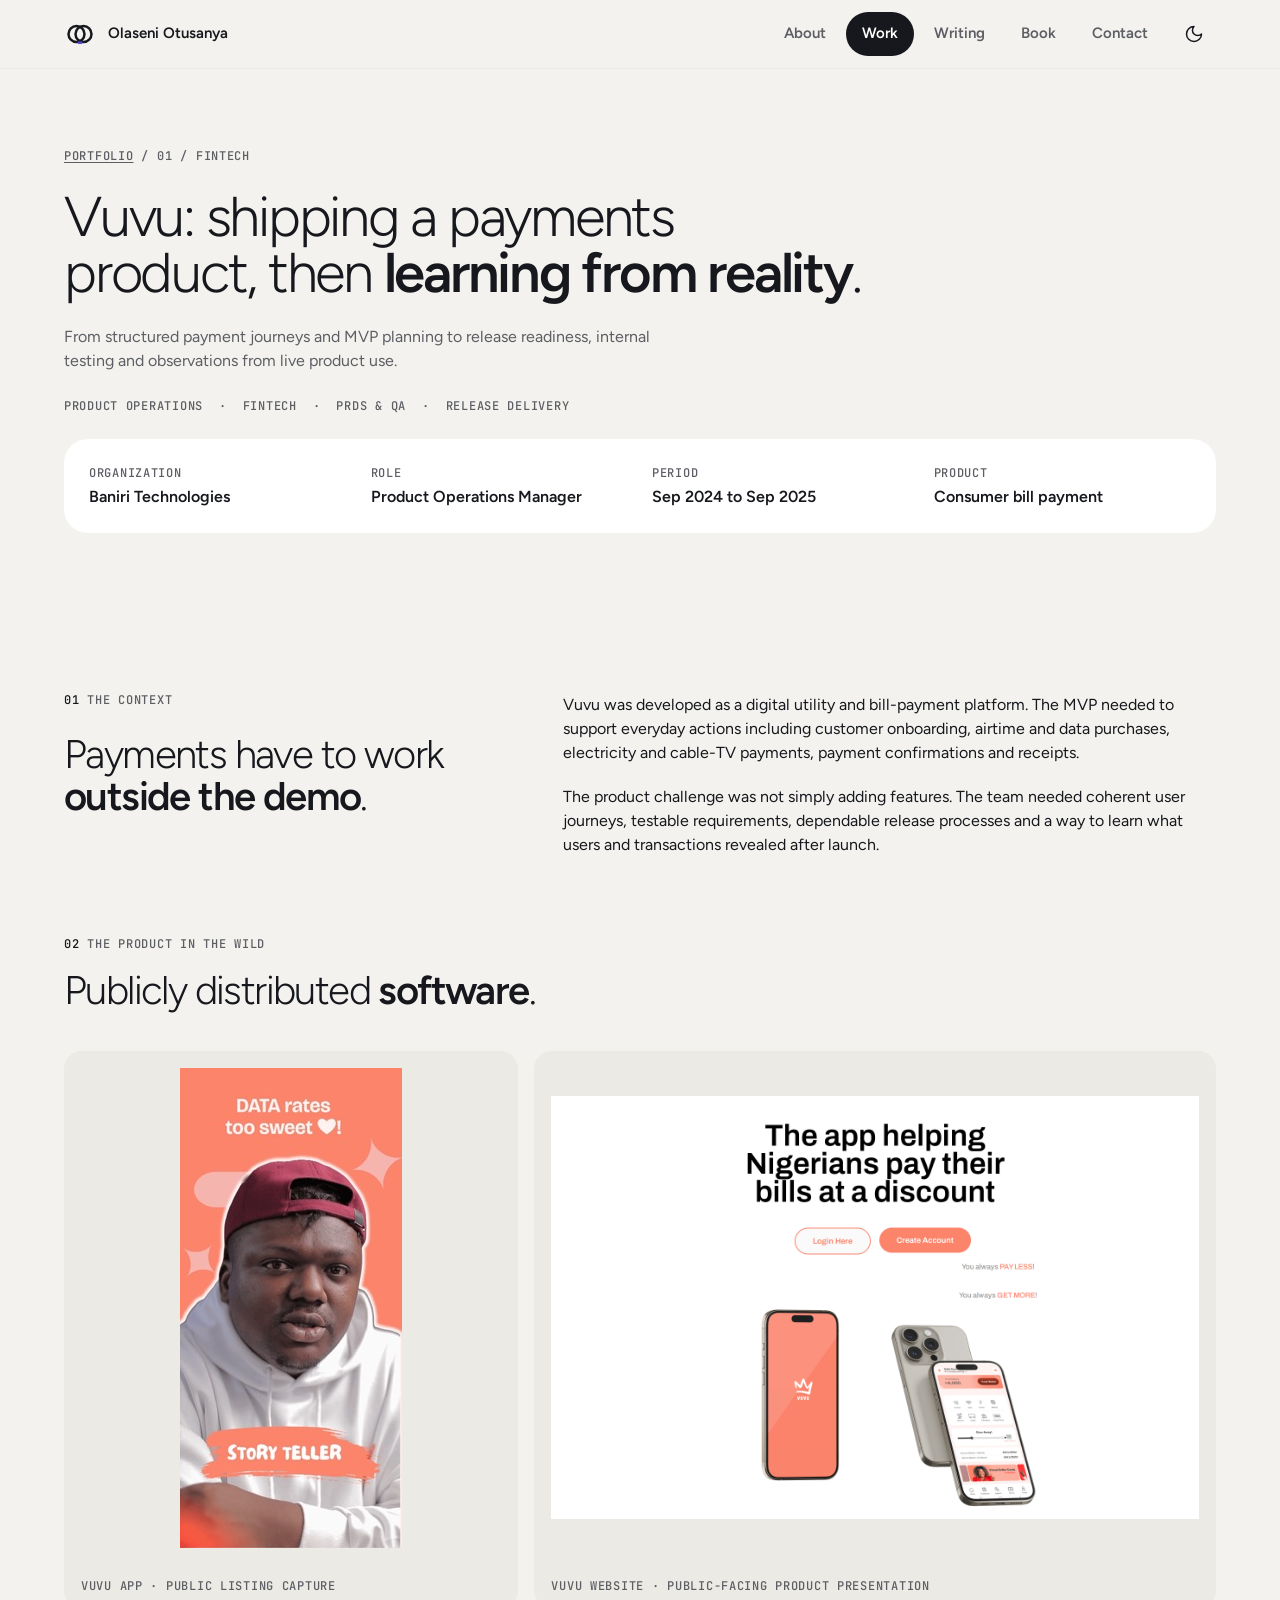
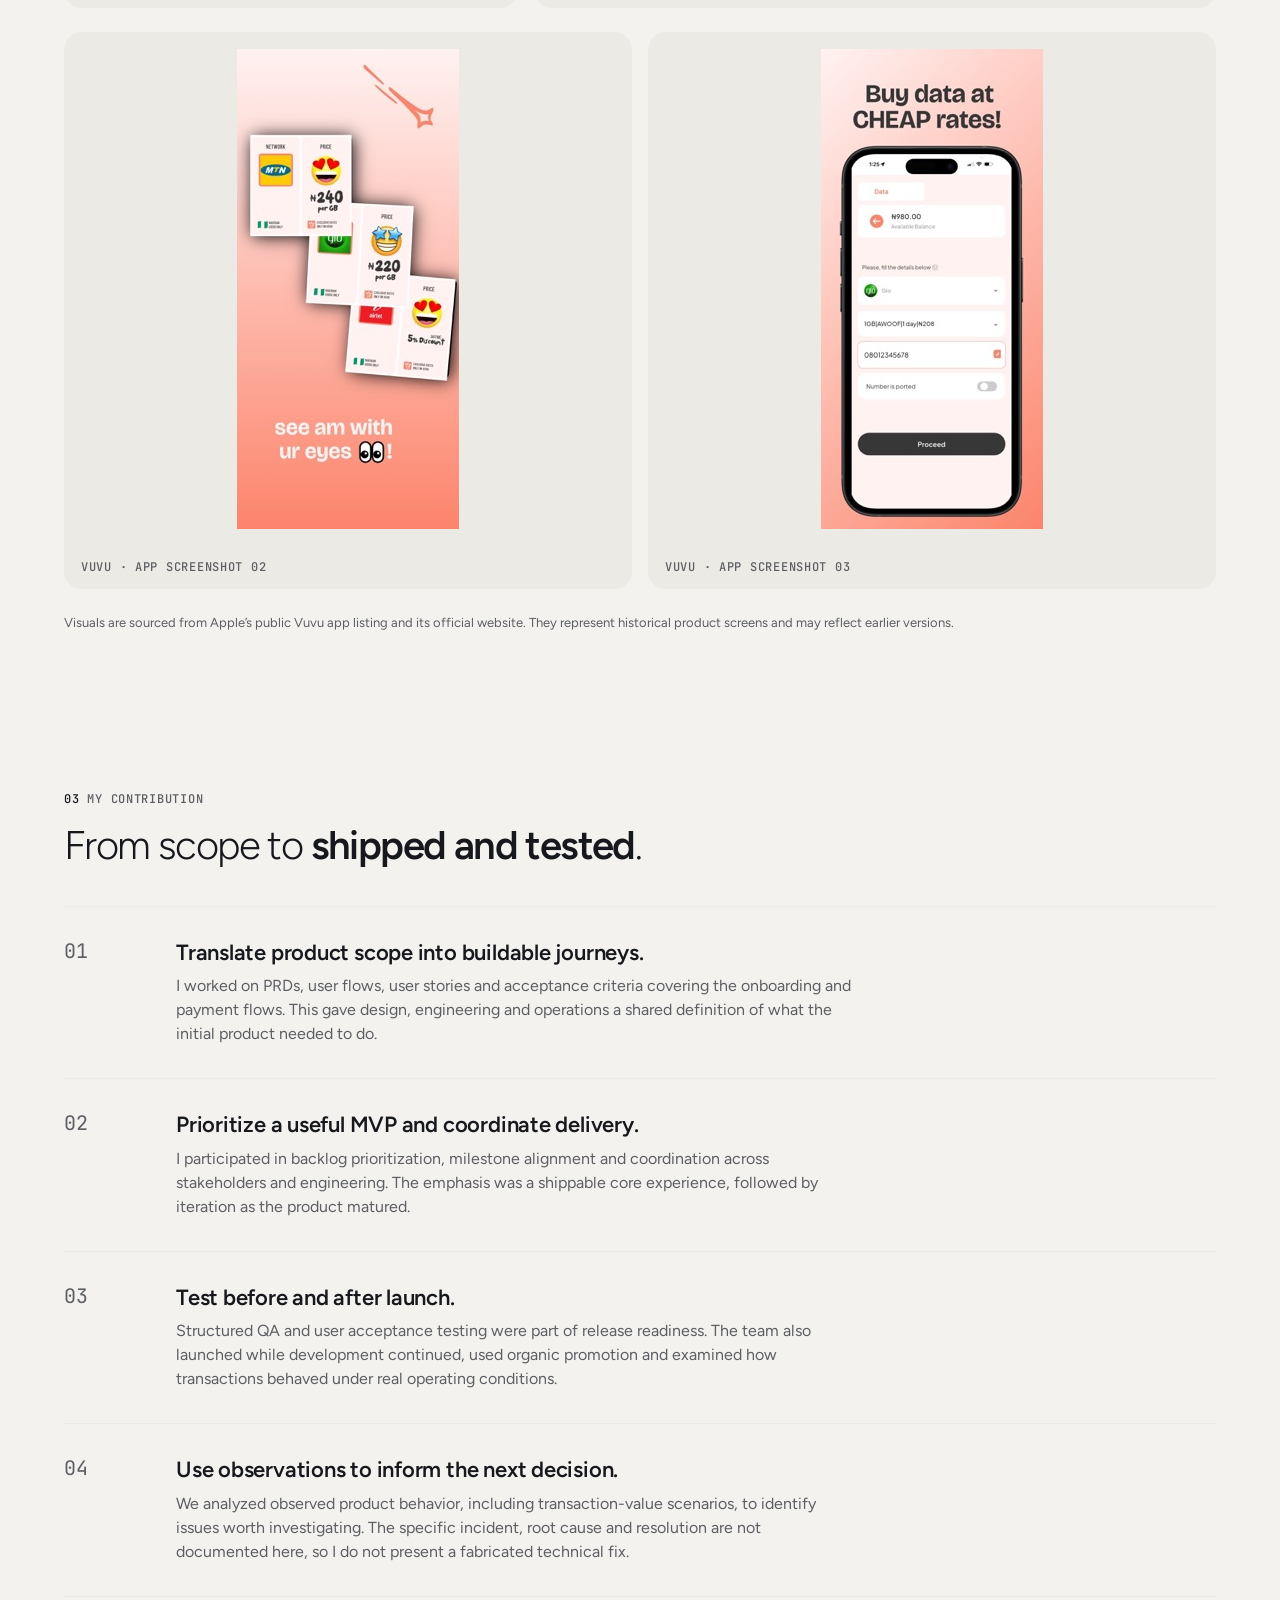
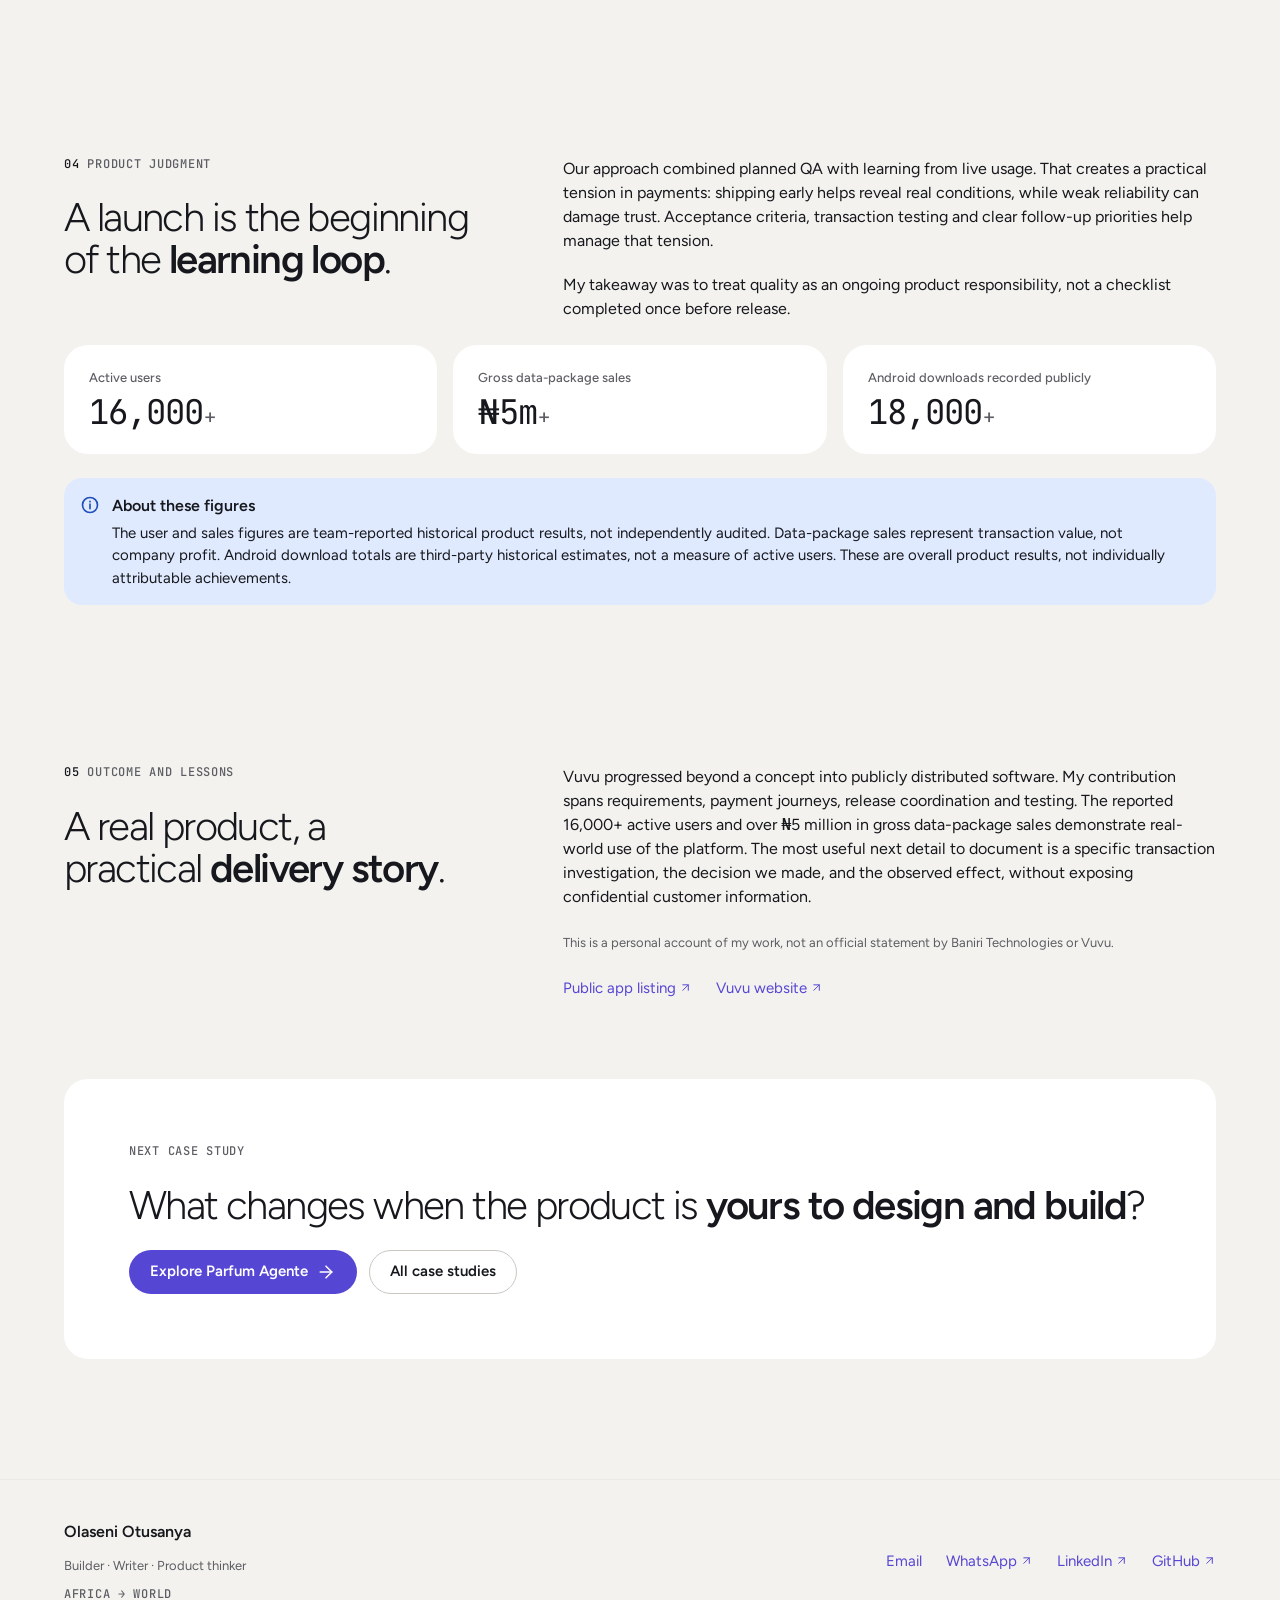
<file: portfolio/vuvu/index.html>
<!doctype html>
<html lang="en">
<head>
  <meta charset="utf-8" />
  <meta name="viewport" content="width=device-width, initial-scale=1" />
  <script>try{var m=localStorage.getItem('ods-mode');if(m==='light'||m==='dark')document.documentElement.setAttribute('data-ods-mode',m)}catch(e){}</script>
  <meta name="author" content="Olaseni Otusanya" />
  <meta name="description" content="How Olaseni Otusanya contributed to Vuvu's bill-payment MVP, from requirements and release planning to QA, testing and learning from live usage." />
  <meta name="robots" content="index,follow,max-image-preview:large" />
  <meta property="og:type" content="article" />
  <meta property="og:site_name" content="Olaseni Otusanya" />
  <meta property="og:title" content="Vuvu: Fintech Product Management Case Study" />
  <meta property="og:description" content="How Olaseni Otusanya contributed to Vuvu's bill-payment MVP, from requirements and release planning to QA, testing and learning from live usage." />
  <meta property="og:url" content="https://olaseniotusanya.site/portfolio/vuvu/" />
  <meta property="og:image" content="https://olaseniotusanya.site/assets/olaseni-og-1200x630.jpg" />
  <meta name="twitter:card" content="summary_large_image" />
  <link rel="canonical" href="https://olaseniotusanya.site/portfolio/vuvu/" />
  <link rel="icon" href="/favicon.svg" type="image/svg+xml" />
  <title>Vuvu: Fintech Product Management Case Study | Olaseni Otusanya</title>
  <link rel="manifest" href="/site.webmanifest" />
  <meta name="theme-color" content="#F3F2EE" media="(prefers-color-scheme: light)" />
  <meta name="theme-color" content="#0E0F12" media="(prefers-color-scheme: dark)" />
  <link rel="preconnect" href="https://fonts.googleapis.com" />
  <link rel="preconnect" href="https://fonts.gstatic.com" crossorigin />
  <link rel="stylesheet" href="https://fonts.googleapis.com/css2?family=Figtree:wght@300..700&amp;family=JetBrains+Mono:wght@400..600&amp;display=swap" />
  <link rel="stylesheet" href="/assets/ods/ods-tokens.css?v=0.1.0" />
  <link rel="stylesheet" href="/assets/ods/ods.min.css?v=0.1.0" />
  <link rel="stylesheet" href="/assets/site.css?v=20261120" />
</head>
<body>

<a class="ods-button site-skip" data-variant="inverse" href="#main">Skip to content</a>
<header class="site-header">
  <div class="site-container site-header__inner">
    <a class="site-brand" href="/"><svg class="site-brand__mark" viewBox="0 0 64 64" width="36" height="36" aria-hidden="true" focusable="false"><circle cx="25" cy="32" r="16" /><circle cx="39" cy="32" r="16" /><rect x="27" y="47" width="10" height="5" rx="2.5" /></svg>Olaseni Otusanya</a>
    <div class="site-header__end">
      <nav class="site-nav" aria-label="Main"><a class="site-nav__item" href="/about/">About</a><a class="site-nav__item" href="/portfolio/" aria-current="true">Work</a><a class="site-nav__item" href="/writing/">Writing</a><a class="site-nav__item" href="/unabdicated/">Book</a><a class="site-nav__item" href="/#contact">Contact</a></nav>
      <a class="ods-icon-button site-header__mail" href="mailto:olaseni.otusanya@gmail.com" aria-label="Email Olaseni"><svg width="20" height="20" aria-hidden="true" focusable="false"><use href="/assets/icons.svg#mail"></use></svg></a>
      <button class="ods-icon-button site-mode-toggle" type="button" data-mode-toggle aria-label="Switch colour mode"><svg class="site-icon-moon" width="20" height="20" aria-hidden="true" focusable="false"><use href="/assets/icons.svg#moon"></use></svg><svg class="site-icon-sun" width="20" height="20" aria-hidden="true" focusable="false"><use href="/assets/icons.svg#sun"></use></svg></button>
    </div>
  </div>
</header>

<main id="main">

<section class="site-hero">
  <div class="site-container site-stack">
    <div class="site-hero__copy">
      <p class="site-overline"><a class="ods-link" href="/portfolio/">Portfolio</a><span aria-hidden="true">/</span>01 / Fintech</p>
      <h1 class="site-page-title">Vuvu: shipping a payments product, then <strong>learning from reality</strong>.</h1>
      <p class="site-lede">From structured payment journeys and MVP planning to release readiness, internal testing and observations from live product use.</p>
      <ul class="site-tags" aria-label="Topics"><li>Product operations</li><li>Fintech</li><li>PRDs &amp; QA</li><li>Release delivery</li></ul>
      
    </div>
    <div class="ods-card"><dl class="site-facts"><div><dt>Organization</dt><dd>Baniri Technologies</dd></div><div><dt>Role</dt><dd>Product Operations Manager</dd></div><div><dt>Period</dt><dd>Sep 2024 to Sep 2025</dd></div><div><dt>Product</dt><dd>Consumer bill payment</dd></div></dl></div>
  </div>
</section>
<section class="site-section" aria-labelledby="context-title">
  <div class="site-container site-split">
    <div class="site-split__aside site-stack">
      <p class="site-overline"><span class="site-overline__index">01</span>The context</p>
      <h2 class="site-section__title" id="context-title">Payments have to work <strong>outside the demo</strong>.</h2>
    </div>
    <div class="site-stack"><div class="site-prose"><p>Vuvu was developed as a digital utility and bill-payment platform. The MVP needed to support everyday actions including customer onboarding, airtime and data purchases, electricity and cable-TV payments, payment confirmations and receipts.</p><p>The product challenge was not simply adding features. The team needed coherent user journeys, testable requirements, dependable release processes and a way to learn what users and transactions revealed after launch.</p></div></div>
  </div>
</section>
<section class="site-section site-section--tight" aria-labelledby="wild-title">
  <div class="site-container">
    <div class="site-section__head"><p class="site-overline"><span class="site-overline__index">02</span>The product in the wild</p><h2 class="site-section__title" id="wild-title">Publicly distributed <strong>software</strong>.</h2></div>
    <div class="site-stack">
      <div class="site-gallery site-gallery--two">
        <figure class="site-figure"><div class="site-figure__media"><img src="/portfolio/media/vuvu-app-01.png" alt="Original Vuvu application interface from the public App Store listing" width="222" height="480" loading="lazy" onerror="this.onerror=null;this.src='https://vuvu.ng/wp-content/uploads/2024/09/iPhone-15-Pro-Mockup-Front-and-Back-View-1.png'" /></div><figcaption>Vuvu app · public listing capture</figcaption></figure>
        <figure class="site-figure"><div class="site-figure__media"><img src="/portfolio/media/vuvu-website.png" alt="High-resolution browser capture of Vuvu’s public marketing website" width="1500" height="980" loading="lazy" onerror="this.closest('figure').remove()" /></div><figcaption>Vuvu website · public-facing product presentation</figcaption></figure>
      </div>
      <div class="site-gallery site-gallery--pair">
        <figure class="site-figure"><a href="/portfolio/media/vuvu-app-02.png" target="_blank" rel="noopener noreferrer"><img src="/portfolio/media/vuvu-app-02.png" alt="Original Vuvu app screenshot 2 from the Apple public listing" loading="lazy" width="222" height="480" /><span class="ods-visually-hidden"> (opens full size in a new tab)</span></a><figcaption>Vuvu · app screenshot 02</figcaption></figure>
        <figure class="site-figure"><a href="/portfolio/media/vuvu-app-03.png" target="_blank" rel="noopener noreferrer"><img src="/portfolio/media/vuvu-app-03.png" alt="Original Vuvu app screenshot 3 from the Apple public listing" loading="lazy" width="222" height="480" /><span class="ods-visually-hidden"> (opens full size in a new tab)</span></a><figcaption>Vuvu · app screenshot 03</figcaption></figure>
      </div>
      <p class="site-small">Visuals are sourced from Apple’s public Vuvu app listing and its official website. They represent historical product screens and may reflect earlier versions.</p>
    </div>
  </div>
</section>
<section class="site-section" aria-labelledby="contribution-title">
  <div class="site-container">
    <div class="site-section__head"><p class="site-overline"><span class="site-overline__index">03</span>My contribution</p><h2 class="site-section__title" id="contribution-title">From scope to <strong>shipped and tested</strong>.</h2></div>
    <ol class="site-steps"><li><span class="site-steps__index">01</span><div><h3>Translate product scope into buildable journeys.</h3><p>I worked on PRDs, user flows, user stories and acceptance criteria covering the onboarding and payment flows. This gave design, engineering and operations a shared definition of what the initial product needed to do.</p></div></li><li><span class="site-steps__index">02</span><div><h3>Prioritize a useful MVP and coordinate delivery.</h3><p>I participated in backlog prioritization, milestone alignment and coordination across stakeholders and engineering. The emphasis was a shippable core experience, followed by iteration as the product matured.</p></div></li><li><span class="site-steps__index">03</span><div><h3>Test before and after launch.</h3><p>Structured QA and user acceptance testing were part of release readiness. The team also launched while development continued, used organic promotion and examined how transactions behaved under real operating conditions.</p></div></li><li><span class="site-steps__index">04</span><div><h3>Use observations to inform the next decision.</h3><p>We analyzed observed product behavior, including transaction-value scenarios, to identify issues worth investigating. The specific incident, root cause and resolution are not documented here, so I do not present a fabricated technical fix.</p></div></li></ol>
  </div>
</section>
<section class="site-section" aria-labelledby="judgment-title">
  <div class="site-container site-stack">
    <div class="site-split">
      <div class="site-split__aside site-stack">
        <p class="site-overline"><span class="site-overline__index">04</span>Product judgment</p>
        <h2 class="site-section__title" id="judgment-title">A launch is the beginning of the <strong>learning loop</strong>.</h2>
      </div>
      <div class="site-prose">
        <p>Our approach combined planned QA with learning from live usage. That creates a practical tension in payments: shipping early helps reveal real conditions, while weak reliability can damage trust. Acceptance criteria, transaction testing and clear follow-up priorities help manage that tension.</p>
        <p>My takeaway was to treat quality as an ongoing product responsibility, not a checklist completed once before release.</p>
      </div>
    </div>
    
<ul class="site-grid site-grid--stats" aria-label="Vuvu product traction">
  <li><section class="ods-card"><div class="ods-stat"><p class="ods-stat__label" aria-hidden="true">Active users</p><p class="ods-stat__value" aria-hidden="true">16,000<span class="ods-stat__unit">+</span></p><p class="ods-visually-hidden">More than 16,000 active users</p></div></section></li>
  <li><section class="ods-card"><div class="ods-stat"><p class="ods-stat__label" aria-hidden="true">Gross data-package sales</p><p class="ods-stat__value" aria-hidden="true">₦5m<span class="ods-stat__unit">+</span></p><p class="ods-visually-hidden">More than 5 million naira in gross data-package sales</p></div></section></li>
  <li><section class="ods-card"><div class="ods-stat"><p class="ods-stat__label" aria-hidden="true">Android downloads recorded publicly</p><p class="ods-stat__value" aria-hidden="true">18,000<span class="ods-stat__unit">+</span></p><p class="ods-visually-hidden">More than 18,000 Android downloads recorded publicly</p></div></section></li>
</ul>
<div class="ods-alert" data-variant="info">
  <div class="ods-alert__content">
    <p class="ods-alert__title">About these figures</p>
    <p class="ods-alert__body">The user and sales figures are team-reported historical product results, not independently audited. Data-package sales represent transaction value, not company profit. Android download totals are third-party historical estimates, not a measure of active users. These are overall product results, not individually attributable achievements.</p>
  </div>
</div>
  </div>
</section>
<section class="site-section" aria-labelledby="outcome-title">
  <div class="site-container site-split">
    <div class="site-split__aside site-stack">
      <p class="site-overline"><span class="site-overline__index">05</span>Outcome and lessons</p>
      <h2 class="site-section__title" id="outcome-title">A real product, a practical <strong>delivery story</strong>.</h2>
    </div>
    <div class="site-stack"><div class="site-prose"><p>Vuvu progressed beyond a concept into publicly distributed software. My contribution spans requirements, payment journeys, release coordination and testing. The reported 16,000+ active users and over ₦5 million in gross data-package sales demonstrate real-world use of the platform. The most useful next detail to document is a specific transaction investigation, the decision we made, and the observed effect, without exposing confidential customer information.</p></div>
<p class="site-small">This is a personal account of my work, not an official statement by Baniri Technologies or Vuvu.</p>
<ul class="site-links">
  <li><a class="ods-link" data-variant="standalone" href="https://apps.apple.com/ng/app/vuvu/id6738325760" target="_blank" rel="noopener noreferrer">Public app listing<svg class="ods-link__icon" width="20" height="20" aria-hidden="true" focusable="false"><use href="/assets/icons.svg#arrow-up-right"></use></svg><span class="ods-visually-hidden"> (opens in a new tab)</span></a></li>
  <li><a class="ods-link" data-variant="standalone" href="https://vuvu.ng/" target="_blank" rel="noopener noreferrer">Vuvu website<svg class="ods-link__icon" width="20" height="20" aria-hidden="true" focusable="false"><use href="/assets/icons.svg#arrow-up-right"></use></svg><span class="ods-visually-hidden"> (opens in a new tab)</span></a></li>
</ul></div>
  </div>
</section>
<section class="site-section site-section--tight" aria-labelledby="next-title">
  <div class="site-container">
    <div class="ods-card site-cta">
      <div class="site-stack">
        <p class="site-overline">Next case study</p>
        <h2 class="site-section__title" id="next-title">What changes when the product is <strong>yours to design and build</strong>?</h2>
        <div class="site-actions"><a class="ods-button" href="/portfolio/parfum-agente/"><span class="ods-button__label">Explore Parfum Agente</span><svg class="ods-button__icon" width="20" height="20" aria-hidden="true" focusable="false"><use href="/assets/icons.svg#arrow-right"></use></svg></a><a class="ods-button" data-variant="secondary" href="/portfolio/"><span class="ods-button__label">All case studies</span></a></div>
      </div>
    </div>
  </div>
</section>
</main>

<footer class="site-footer">
  <div class="site-container site-footer__inner">
    <div class="site-stack site-stack--tight">
      <p class="site-footer__name">Olaseni Otusanya</p>
      <p class="site-small">Builder · Writer · Product thinker</p>
      <p class="site-overline">Africa → World</p>
    </div>
    <ul class="site-links" aria-label="Contact and profiles">
      <li><a class="ods-link" data-variant="standalone" href="mailto:olaseni.otusanya@gmail.com">Email</a></li>
      <li><a class="ods-link" data-variant="standalone" href="https://wa.me/19852447681" target="_blank" rel="noopener noreferrer">WhatsApp<svg class="ods-link__icon" width="20" height="20" aria-hidden="true" focusable="false"><use href="/assets/icons.svg#arrow-up-right"></use></svg><span class="ods-visually-hidden"> (opens in a new tab)</span></a></li>
      <li><a class="ods-link" data-variant="standalone" href="https://www.linkedin.com/in/olaseniotusanya" target="_blank" rel="noopener noreferrer">LinkedIn<svg class="ods-link__icon" width="20" height="20" aria-hidden="true" focusable="false"><use href="/assets/icons.svg#arrow-up-right"></use></svg><span class="ods-visually-hidden"> (opens in a new tab)</span></a></li>
      <li><a class="ods-link" data-variant="standalone" href="https://github.com/5kodds" target="_blank" rel="noopener noreferrer">GitHub<svg class="ods-link__icon" width="20" height="20" aria-hidden="true" focusable="false"><use href="/assets/icons.svg#arrow-up-right"></use></svg><span class="ods-visually-hidden"> (opens in a new tab)</span></a></li>
    </ul>
  </div>
</footer>
<nav class="ods-bottom-bar site-bottom-bar" data-labels="visible" aria-label="Main"><a class="ods-bottom-bar__item" href="/"><svg width="20" height="20" aria-hidden="true" focusable="false"><use href="/assets/icons.svg#house"></use></svg><span class="ods-bottom-bar__label">Home</span></a><a class="ods-bottom-bar__item" href="/about/"><svg width="20" height="20" aria-hidden="true" focusable="false"><use href="/assets/icons.svg#user"></use></svg><span class="ods-bottom-bar__label">About</span></a><a class="ods-bottom-bar__item" href="/portfolio/" aria-current="true"><svg width="20" height="20" aria-hidden="true" focusable="false"><use href="/assets/icons.svg#briefcase"></use></svg><span class="ods-bottom-bar__label">Work</span></a><a class="ods-bottom-bar__item" href="/writing/"><svg width="20" height="20" aria-hidden="true" focusable="false"><use href="/assets/icons.svg#pen-line"></use></svg><span class="ods-bottom-bar__label">Writing</span></a><a class="ods-bottom-bar__item" href="/unabdicated/"><svg width="20" height="20" aria-hidden="true" focusable="false"><use href="/assets/icons.svg#book-open"></use></svg><span class="ods-bottom-bar__label">Book</span></a></nav>
<script src="/assets/site.js?v=20261120"></script>
</body>
</html>
</file>
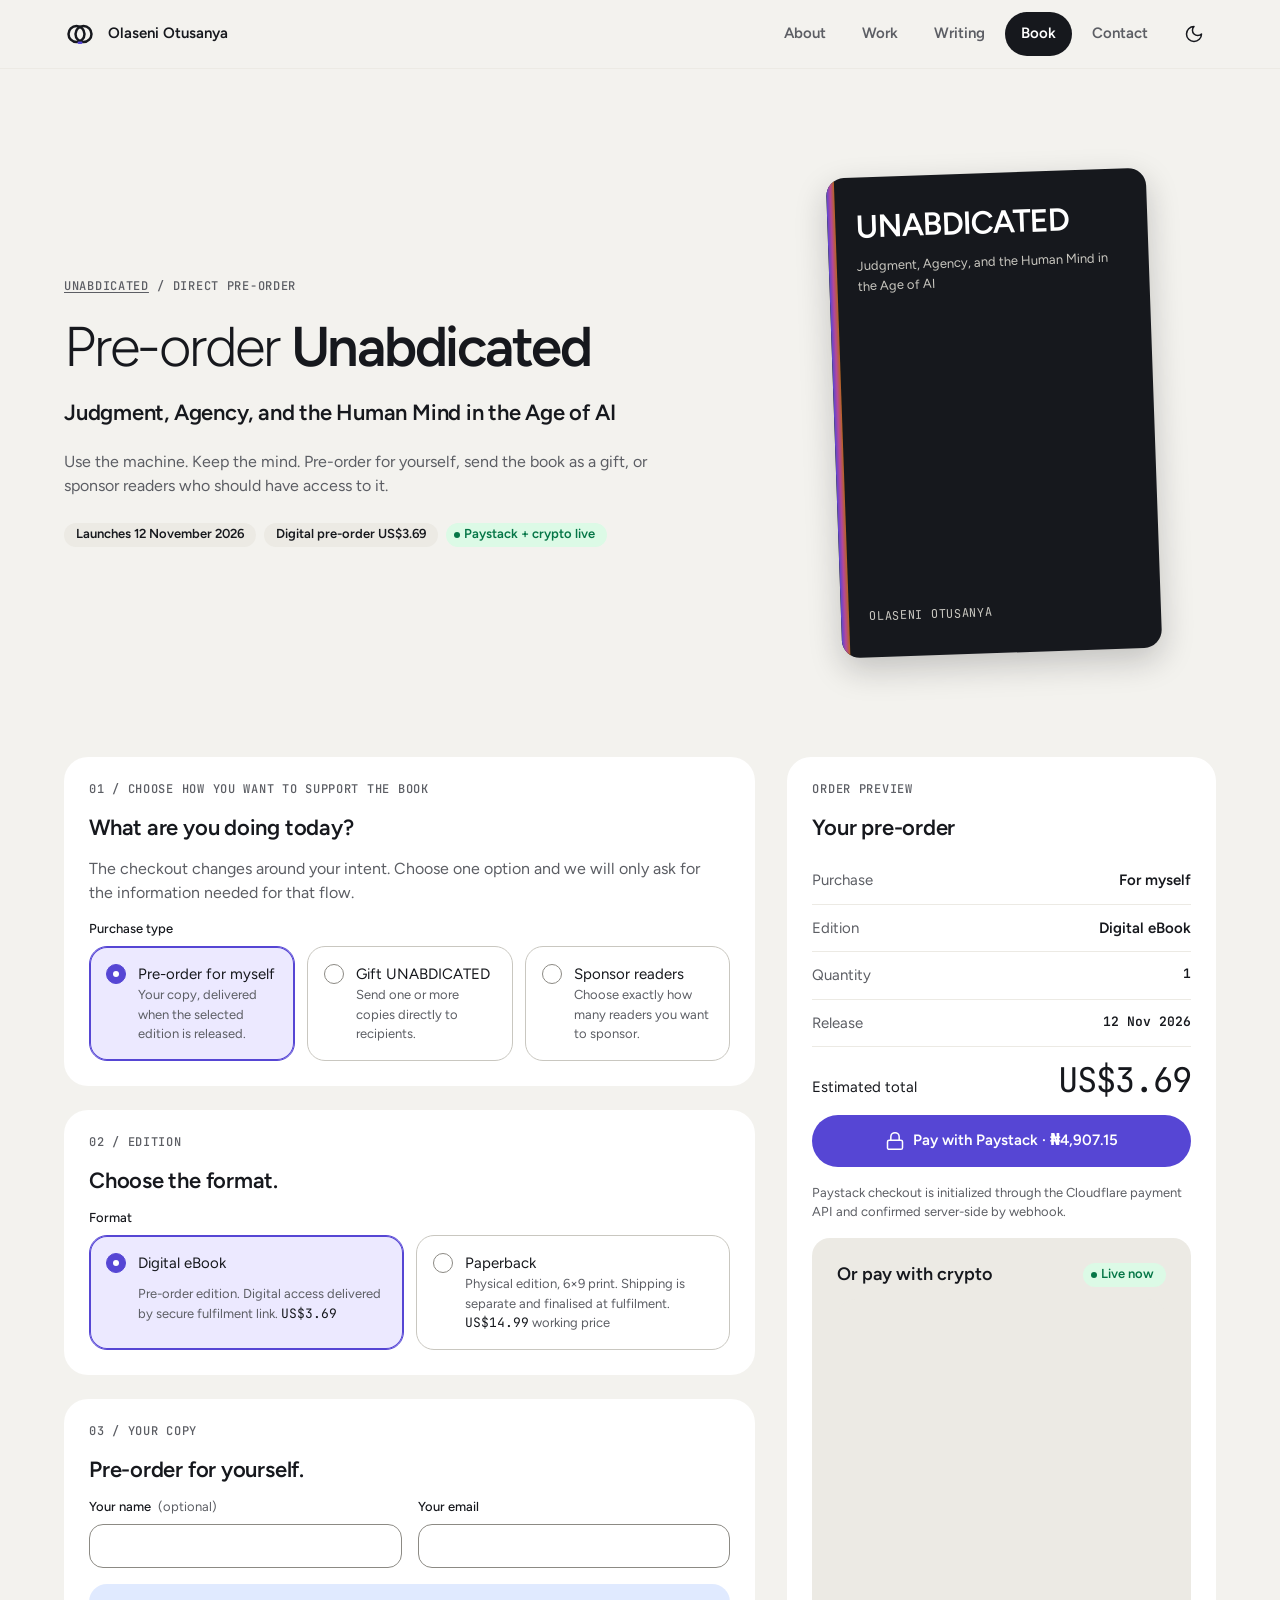
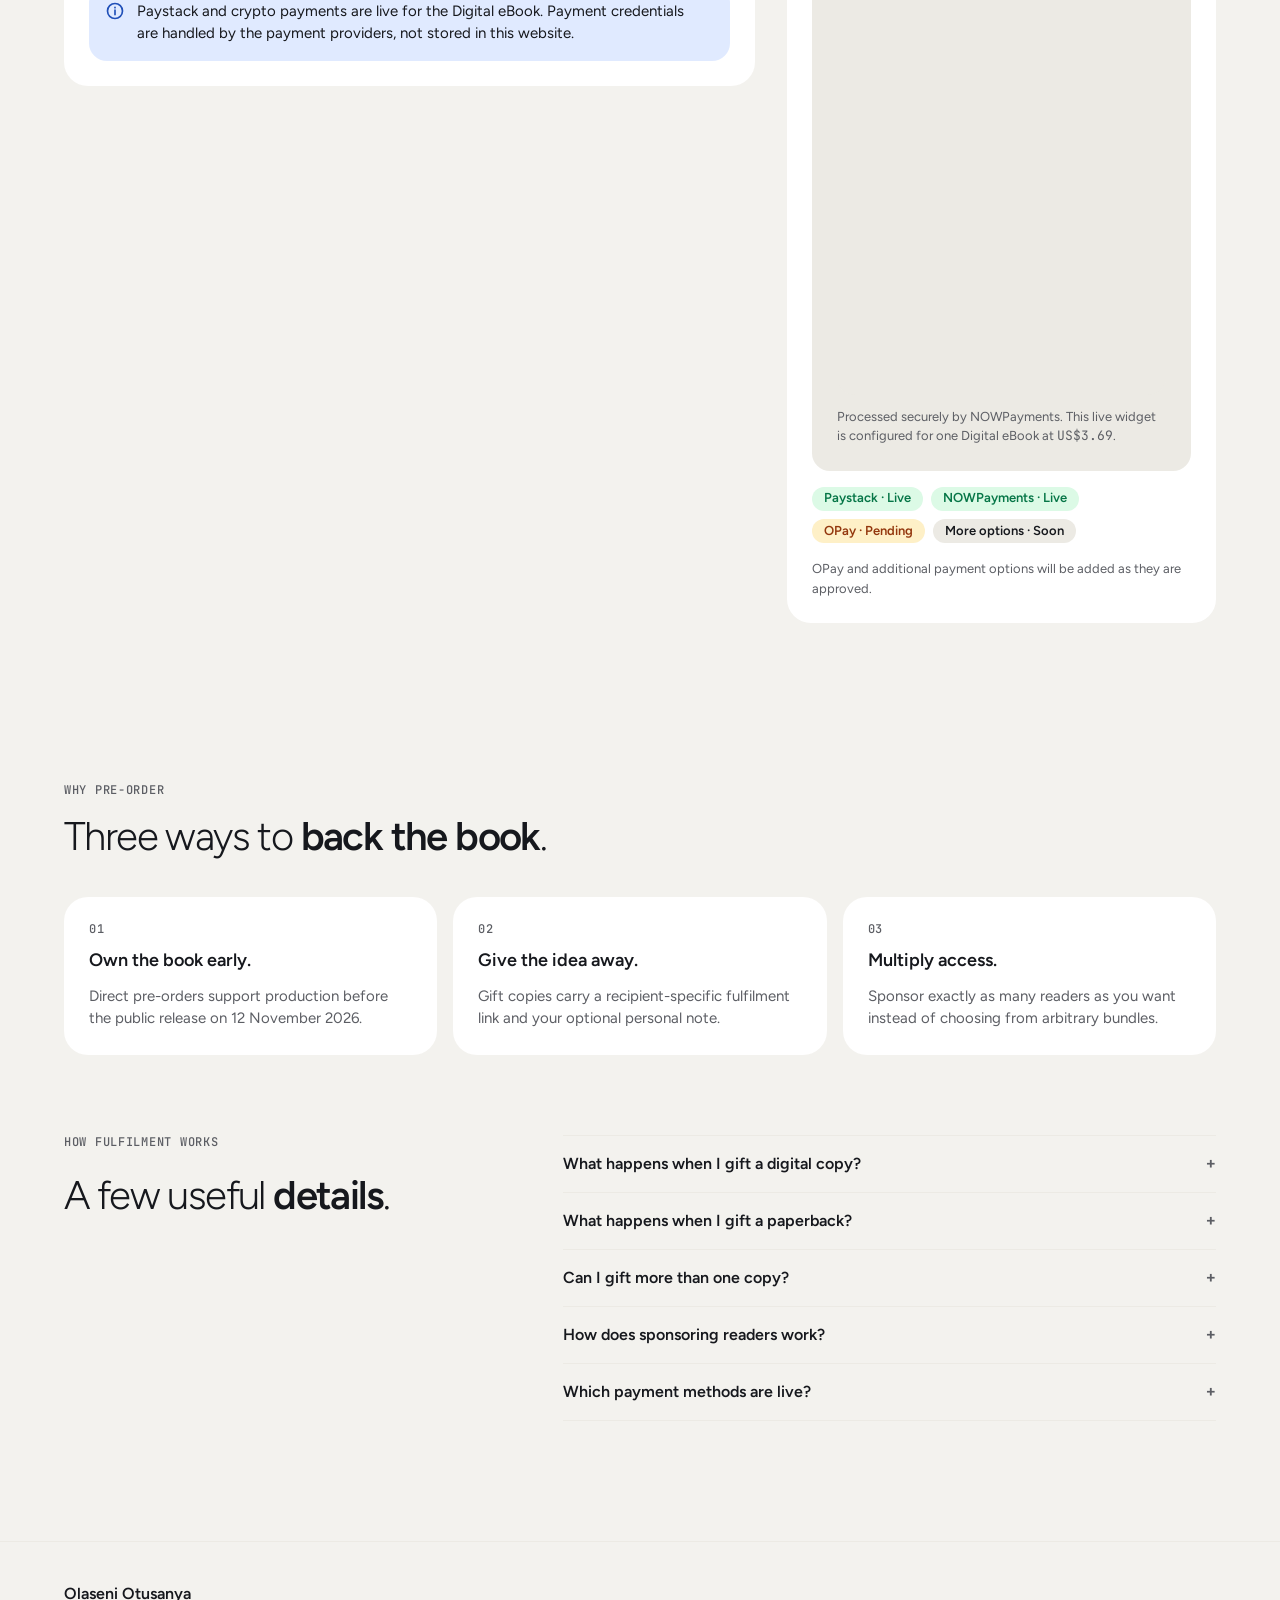
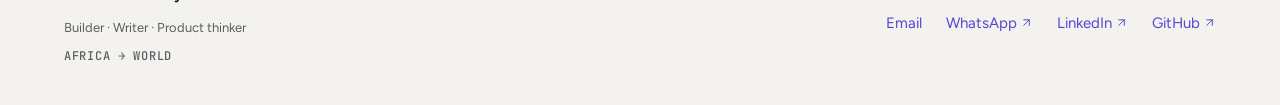
<file: unabdicated/preorder/index.html>
<!doctype html>
<html lang="en">
<head>
  <meta charset="utf-8" />
  <meta name="viewport" content="width=device-width, initial-scale=1" />
  <script>try{var m=localStorage.getItem('ods-mode');if(m==='light'||m==='dark')document.documentElement.setAttribute('data-ods-mode',m)}catch(e){}</script>
  <meta name="description" content="Pre-order UNABDICATED by Olaseni Otusanya. Buy for yourself, gift a copy, or sponsor readers." />
  <meta name="robots" content="noindex,nofollow" />
  <meta name="author" content="Olaseni Otusanya" />
  <meta property="og:title" content="UNABDICATED — Pre-order" />
  <meta property="og:description" content="Pre-order UNABDICATED with Paystack or crypto. Buy for yourself, gift copies, or sponsor readers." />
  <meta property="og:type" content="website" />
  <meta property="og:url" content="https://olaseniotusanya.site/unabdicated/preorder/" />
  <link rel="canonical" href="https://olaseniotusanya.site/unabdicated/preorder/" />
  <link rel="icon" href="/favicon.svg" type="image/svg+xml" />
  <title>UNABDICATED — Pre-order | Olaseni Otusanya</title>
  <link rel="manifest" href="/site.webmanifest" />
  <meta name="theme-color" content="#F3F2EE" media="(prefers-color-scheme: light)" />
  <meta name="theme-color" content="#0E0F12" media="(prefers-color-scheme: dark)" />
  <link rel="preconnect" href="https://fonts.googleapis.com" />
  <link rel="preconnect" href="https://fonts.gstatic.com" crossorigin />
  <link rel="stylesheet" href="https://fonts.googleapis.com/css2?family=Figtree:wght@300..700&amp;family=JetBrains+Mono:wght@400..600&amp;display=swap" />
  <link rel="stylesheet" href="/assets/ods/ods-tokens.css?v=0.1.0" />
  <link rel="stylesheet" href="/assets/ods/ods.min.css?v=0.1.0" />
  <link rel="stylesheet" href="/assets/site.css?v=20261120" />
</head>
<body>

<a class="ods-button site-skip" data-variant="inverse" href="#main">Skip to content</a>
<header class="site-header">
  <div class="site-container site-header__inner">
    <a class="site-brand" href="/"><svg class="site-brand__mark" viewBox="0 0 64 64" width="36" height="36" aria-hidden="true" focusable="false"><circle cx="25" cy="32" r="16" /><circle cx="39" cy="32" r="16" /><rect x="27" y="47" width="10" height="5" rx="2.5" /></svg>Olaseni Otusanya</a>
    <div class="site-header__end">
      <nav class="site-nav" aria-label="Main"><a class="site-nav__item" href="/about/">About</a><a class="site-nav__item" href="/portfolio/">Work</a><a class="site-nav__item" href="/writing/">Writing</a><a class="site-nav__item" href="/unabdicated/" aria-current="true">Book</a><a class="site-nav__item" href="/#contact">Contact</a></nav>
      <a class="ods-icon-button site-header__mail" href="mailto:olaseni.otusanya@gmail.com" aria-label="Email Olaseni"><svg width="20" height="20" aria-hidden="true" focusable="false"><use href="/assets/icons.svg#mail"></use></svg></a>
      <button class="ods-icon-button site-mode-toggle" type="button" data-mode-toggle aria-label="Switch colour mode"><svg class="site-icon-moon" width="20" height="20" aria-hidden="true" focusable="false"><use href="/assets/icons.svg#moon"></use></svg><svg class="site-icon-sun" width="20" height="20" aria-hidden="true" focusable="false"><use href="/assets/icons.svg#sun"></use></svg></button>
    </div>
  </div>
</header>

<main id="main">

<section class="site-hero" aria-labelledby="preorder-title">
  <div class="site-container site-hero__grid">
    <div class="site-hero__copy">
      <p class="site-overline"><a class="ods-link" href="/unabdicated/">Unabdicated</a><span aria-hidden="true">/</span>Direct pre-order</p>
      <h1 class="site-page-title" id="preorder-title">Pre-order <strong>Unabdicated</strong></h1>
      <p class="site-subtitle">Judgment, Agency, and the Human Mind in the Age of AI</p>
      <p class="site-lede">Use the machine. Keep the mind. Pre-order for yourself, send the book as a gift, or sponsor readers who should have access to it.</p>
      <ul class="site-badges" aria-label="Pre-order status">
        <li><span class="ods-badge">Launches 12 November 2026</span></li>
        <li><span class="ods-badge">Digital pre-order US$3.69</span></li>
        <li><span class="ods-badge" data-variant="success"><span class="ods-badge__dot" aria-hidden="true"></span>Paystack + crypto live</span></li>
      </ul>
    </div>
    <div class="site-book" aria-hidden="true">
  <div class="site-book__cover">
    <div><p class="site-book__title">UNABDICATED</p><p class="site-book__sub">Judgment, Agency, and the Human Mind in the Age of AI</p></div>
    <p class="site-book__author">Olaseni Otusanya</p>
  </div>
</div>
  </div>
</section>

<section class="site-section site-section--tight" aria-label="Pre-order checkout">
  <div class="site-container site-checkout">
    
<form class="site-stack" id="checkoutForm" novalidate aria-label="Pre-order details">
  <section class="ods-card" aria-labelledby="mode-title">
    <p class="site-overline">01 / Choose how you want to support the book</p>
    <h2 class="site-card-title-lg" id="mode-title">What are you doing today?</h2>
    <p class="site-lede">The checkout changes around your intent. Choose one option and we will only ask for the information needed for that flow.</p>
    <fieldset class="ods-field">
      <legend class="ods-field__label">Purchase type</legend>
      <div class="ods-radio-group site-choice-grid" data-variant="card">
        <label class="ods-radio"><input type="radio" name="mode" value="self" class="ods-radio__input" checked aria-describedby="mode-self-d"><span class="ods-radio__label">Pre-order for myself</span><span class="ods-radio__description" id="mode-self-d">Your copy, delivered when the selected edition is released.</span></label>
        <label class="ods-radio"><input type="radio" name="mode" value="gift" class="ods-radio__input" aria-describedby="mode-gift-d"><span class="ods-radio__label">Gift UNABDICATED</span><span class="ods-radio__description" id="mode-gift-d">Send one or more copies directly to recipients.</span></label>
        <label class="ods-radio"><input type="radio" name="mode" value="sponsor" class="ods-radio__input" aria-describedby="mode-sponsor-d"><span class="ods-radio__label">Sponsor readers</span><span class="ods-radio__description" id="mode-sponsor-d">Choose exactly how many readers you want to sponsor.</span></label>
      </div>
    </fieldset>
  </section>

  <section class="ods-card" aria-labelledby="format-title">
    <p class="site-overline">02 / Edition</p>
    <h2 class="site-card-title-lg" id="format-title">Choose the format.</h2>
    <fieldset class="ods-field">
      <legend class="ods-field__label">Format</legend>
      <div class="ods-radio-group site-choice-grid" data-variant="card">
        <label class="ods-radio"><input type="radio" name="format" value="ebook" class="ods-radio__input" checked aria-describedby="format-ebook-d"><span class="ods-radio__label">Digital eBook</span><span class="ods-radio__description" id="format-ebook-d">Pre-order edition. Digital access delivered by secure fulfilment link. <span class="site-price">US$3.69</span></span></label>
        <label class="ods-radio"><input type="radio" name="format" value="paperback" class="ods-radio__input" aria-describedby="format-paperback-d"><span class="ods-radio__label">Paperback</span><span class="ods-radio__description" id="format-paperback-d">Physical edition, 6×9 print. Shipping is separate and finalised at fulfilment. <span class="site-price">US$14.99</span> working price</span></label>
      </div>
    </fieldset>
  </section>

  <section class="ods-card" id="selfFlow" aria-labelledby="self-title">
    <p class="site-overline">03 / Your copy</p>
    <h2 class="site-card-title-lg" id="self-title">Pre-order for yourself.</h2>
    <div class="site-field-row">
      <div class="ods-field"><label class="ods-field__label" for="buyerName">Your name <span class="ods-field__optional">(optional)</span></label><div class="ods-input"><input id="buyerName" type="text" autocomplete="name"></div></div>
      <div class="ods-field"><label class="ods-field__label" for="buyerEmail">Your email</label><div class="ods-input"><input id="buyerEmail" type="email" autocomplete="email" aria-describedby="buyerEmailMsg"></div><p class="ods-field__message" id="buyerEmailMsg"></p></div>
    </div>
    <div class="ods-alert" data-variant="info"><div class="ods-alert__content"><p class="ods-alert__body">Paystack and crypto payments are live for the Digital eBook. Payment credentials are handled by the payment providers, not stored in this website.</p></div></div>
  </section>

  <section class="ods-card" id="giftFlow" aria-labelledby="gift-title" hidden>
    <p class="site-overline">03 / Gift copies</p>
    <h2 class="site-card-title-lg" id="gift-title">Who are you gifting?</h2>
    <p class="site-lede">Each copy gets its own recipient email and optional personal message. You can gift multiple copies in one order, regardless of format.</p>
    <div class="site-field-row">
      <div class="ods-field"><label class="ods-field__label" for="giftBuyerName">Your name <span class="ods-field__optional">(optional)</span></label><div class="ods-input"><input id="giftBuyerName" type="text" autocomplete="name"></div></div>
      <div class="ods-field"><label class="ods-field__label" for="giftBuyerEmail">Your email</label><div class="ods-input"><input id="giftBuyerEmail" type="email" autocomplete="email" aria-describedby="giftBuyerEmailMsg"></div><p class="ods-field__message" id="giftBuyerEmailMsg"></p></div>
    </div>
    <div class="ods-field site-field-narrow"><label class="ods-field__label" for="giftQty">Number of gift copies</label><div class="ods-input"><input id="giftQty" type="number" value="1" inputmode="numeric" min="1" max="20"></div></div>
    <div class="site-recipients" id="giftRecipients"></div>
    <div class="ods-alert" data-variant="info"><div class="ods-alert__content"><p class="ods-alert__body" id="giftFulfilmentNote">Digital recipients receive a secure download/access link by email after fulfilment opens.</p></div></div>
  </section>

  <section class="ods-card" id="sponsorFlow" aria-labelledby="sponsor-title" hidden>
    <p class="site-overline">03 / Sponsor readers</p>
    <h2 class="site-card-title-lg" id="sponsor-title">How many readers do you want to sponsor?</h2>
    <p class="site-lede">There are no forced sponsorship bundles. Enter the exact number of readers you want to support.</p>
    <div class="site-field-row">
      <div class="ods-field"><label class="ods-field__label" for="sponsorName">Sponsor name <span class="ods-field__optional">(optional)</span></label><div class="ods-input"><input id="sponsorName" type="text" autocomplete="organization"></div></div>
      <div class="ods-field"><label class="ods-field__label" for="sponsorEmail">Sponsor email</label><div class="ods-input"><input id="sponsorEmail" type="email" autocomplete="email" aria-describedby="sponsorEmailMsg"></div><p class="ods-field__message" id="sponsorEmailMsg"></p></div>
    </div>
    <div class="ods-field site-field-narrow"><label class="ods-field__label" for="sponsorQty">Readers to sponsor</label><div class="ods-input"><input id="sponsorQty" type="number" value="5" inputmode="numeric" min="1" max="10000"></div></div>
    <div class="ods-alert" data-variant="info"><div class="ods-alert__content"><p class="ods-alert__body">Payment creates the same number of sponsorship entitlements as the number of readers selected. Paid, allocated, delivered and redeemed copies will be tracked separately.</p></div></div>
  </section>
</form>
    
<section class="site-summary" aria-labelledby="summaryHeading">
  <div class="ods-card">
    <p class="site-overline">Order preview</p>
    <h2 class="site-card-title-lg" id="summaryHeading">Your pre-order</h2>
    <dl class="site-summary__lines" aria-live="polite">
      <div><dt>Purchase</dt><dd id="summaryMode">For myself</dd></div>
      <div><dt>Edition</dt><dd id="summaryFormat">Digital eBook</dd></div>
      <div><dt id="qtyLabel">Quantity</dt><dd class="site-data" id="summaryQty">1</dd></div>
      <div><dt>Release</dt><dd class="site-data">12 Nov 2026</dd></div>
    </dl>
    <div class="site-summary__total" aria-live="polite"><span>Estimated total</span><strong id="summaryTotal">US$3.69</strong></div>
    <p class="site-small" id="paperbackNote" hidden>* Working price. Paperback shipping is separate and finalised at fulfilment.</p>
    <button class="ods-button" type="submit" form="checkoutForm" data-width="full" data-size="lg" id="checkoutButton"><span class="ods-button__spinner" aria-hidden="true"></span><svg class="ods-button__icon" width="20" height="20" aria-hidden="true" focusable="false"><use href="/assets/icons.svg#lock"></use></svg><span class="ods-button__label" id="checkoutLabel">Pay with Paystack · ₦4,907.15</span></button>
    <div class="ods-alert" data-variant="danger" role="alert" id="checkoutError" tabindex="-1" hidden>
      <div class="ods-alert__content"><p class="ods-alert__title">Checkout didn’t open</p><p class="ods-alert__body" id="checkoutErrorBody"></p></div>
    </div>
    <p class="site-small">Paystack checkout is initialized through the Cloudflare payment API and confirmed server-side by webhook.</p>

    <div class="ods-card site-crypto" data-variant="subtle" id="cryptoCheckout">
      <div class="ods-card__header"><h3 class="ods-card__title">Or pay with crypto</h3><span class="ods-badge" data-variant="success"><span class="ods-badge__dot" aria-hidden="true"></span>Live now</span></div>
      <div class="site-crypto-frame">
        <iframe title="Pay for UNABDICATED with crypto via NOWPayments" src="https://nowpayments.io/embeds/payment-widget?iid=5760943937" width="410" height="696" scrolling="no" loading="lazy" referrerpolicy="strict-origin-when-cross-origin">Can’t load widget</iframe>
      </div>
      <p class="site-small">Processed securely by NOWPayments. This live widget is configured for one Digital eBook at <span class="site-data">US$3.69</span>.</p>
    </div>
    <div class="ods-alert" data-variant="warning" id="cryptoUnavailable" hidden>
      <div class="ods-alert__content"><p class="ods-alert__body">The embedded crypto invoice is currently for one Digital eBook only. Use Paystack for gift, sponsor or multi-copy orders.</p></div>
    </div>

    <ul class="site-badges" aria-label="Payment providers">
      <li><span class="ods-badge" data-variant="success">Paystack · Live</span></li>
      <li><span class="ods-badge" data-variant="success">NOWPayments · Live</span></li>
      <li><span class="ods-badge" data-variant="warning">OPay · Pending</span></li>
      <li><span class="ods-badge">More options · Soon</span></li>
    </ul>
    <p class="site-small">OPay and additional payment options will be added as they are approved.</p>
  </div>
</section>
  </div>
</section>

<section class="site-section" aria-labelledby="why-title">
  <div class="site-container">
    <div class="site-section__head"><p class="site-overline">Why pre-order</p><h2 class="site-section__title" id="why-title">Three ways to <strong>back the book</strong>.</h2></div>
    <ul class="site-grid site-grid--three"><li><div class="ods-card"><div class="site-card-body"><p class="site-overline">01</p><h3 class="ods-card__title">Own the book early.</h3><p>Direct pre-orders support production before the public release on 12 November 2026.</p></div></div></li><li><div class="ods-card"><div class="site-card-body"><p class="site-overline">02</p><h3 class="ods-card__title">Give the idea away.</h3><p>Gift copies carry a recipient-specific fulfilment link and your optional personal note.</p></div></div></li><li><div class="ods-card"><div class="site-card-body"><p class="site-overline">03</p><h3 class="ods-card__title">Multiply access.</h3><p>Sponsor exactly as many readers as you want instead of choosing from arbitrary bundles.</p></div></div></li></ul>
  </div>
</section>

<section class="site-section site-section--tight" aria-labelledby="faq-title">
  <div class="site-container site-split">
    <div class="site-split__aside site-stack">
      <p class="site-overline">How fulfilment works</p>
      <h2 class="site-section__title" id="faq-title">A few useful <strong>details</strong>.</h2>
    </div>
    <div class="site-faq"><details><summary>What happens when I gift a digital copy?</summary><p>After verified payment and when fulfilment opens, each recipient receives an email containing a secure download/access link. Your optional personal message is included in the recipient email.</p></details><details><summary>What happens when I gift a paperback?</summary><p>The recipient receives a secure claim link by email and uses it to provide or confirm delivery details. This lets you give a physical book without needing the recipient’s postal address at checkout.</p></details><details><summary>Can I gift more than one copy?</summary><p>Yes. Multiple gifting is built into the checkout. Each copy has its own recipient and fulfilment entitlement.</p></details><details><summary>How does sponsoring readers work?</summary><p>You choose the exact number of readers. Each sponsored reader corresponds to one entitlement. Allocation and delivery will be tracked after payment rather than assumed at checkout.</p></details><details><summary>Which payment methods are live?</summary><p>Paystack is live for card, bank and other methods available through Paystack, and crypto is live through NOWPayments for one Digital eBook. Additional payment options will be added as they are approved.</p></details></div>
  </div>
</section>
</main>

<footer class="site-footer">
  <div class="site-container site-footer__inner">
    <div class="site-stack site-stack--tight">
      <p class="site-footer__name">Olaseni Otusanya</p>
      <p class="site-small">Builder · Writer · Product thinker</p>
      <p class="site-overline">Africa → World</p>
    </div>
    <ul class="site-links" aria-label="Contact and profiles">
      <li><a class="ods-link" data-variant="standalone" href="mailto:olaseni.otusanya@gmail.com">Email</a></li>
      <li><a class="ods-link" data-variant="standalone" href="https://wa.me/19852447681" target="_blank" rel="noopener noreferrer">WhatsApp<svg class="ods-link__icon" width="20" height="20" aria-hidden="true" focusable="false"><use href="/assets/icons.svg#arrow-up-right"></use></svg><span class="ods-visually-hidden"> (opens in a new tab)</span></a></li>
      <li><a class="ods-link" data-variant="standalone" href="https://www.linkedin.com/in/olaseniotusanya" target="_blank" rel="noopener noreferrer">LinkedIn<svg class="ods-link__icon" width="20" height="20" aria-hidden="true" focusable="false"><use href="/assets/icons.svg#arrow-up-right"></use></svg><span class="ods-visually-hidden"> (opens in a new tab)</span></a></li>
      <li><a class="ods-link" data-variant="standalone" href="https://github.com/5kodds" target="_blank" rel="noopener noreferrer">GitHub<svg class="ods-link__icon" width="20" height="20" aria-hidden="true" focusable="false"><use href="/assets/icons.svg#arrow-up-right"></use></svg><span class="ods-visually-hidden"> (opens in a new tab)</span></a></li>
    </ul>
  </div>
</footer>
<nav class="ods-bottom-bar site-bottom-bar" data-labels="visible" aria-label="Main"><a class="ods-bottom-bar__item" href="/"><svg width="20" height="20" aria-hidden="true" focusable="false"><use href="/assets/icons.svg#house"></use></svg><span class="ods-bottom-bar__label">Home</span></a><a class="ods-bottom-bar__item" href="/about/"><svg width="20" height="20" aria-hidden="true" focusable="false"><use href="/assets/icons.svg#user"></use></svg><span class="ods-bottom-bar__label">About</span></a><a class="ods-bottom-bar__item" href="/portfolio/"><svg width="20" height="20" aria-hidden="true" focusable="false"><use href="/assets/icons.svg#briefcase"></use></svg><span class="ods-bottom-bar__label">Work</span></a><a class="ods-bottom-bar__item" href="/writing/"><svg width="20" height="20" aria-hidden="true" focusable="false"><use href="/assets/icons.svg#pen-line"></use></svg><span class="ods-bottom-bar__label">Writing</span></a><a class="ods-bottom-bar__item" href="/unabdicated/" aria-current="true"><svg width="20" height="20" aria-hidden="true" focusable="false"><use href="/assets/icons.svg#book-open"></use></svg><span class="ods-bottom-bar__label">Book</span></a></nav>
<script src="/assets/site.js?v=20261120"></script>
<script src="/unabdicated/preorder/checkout.js?v=20261120"></script>
</body>
</html>
</file>
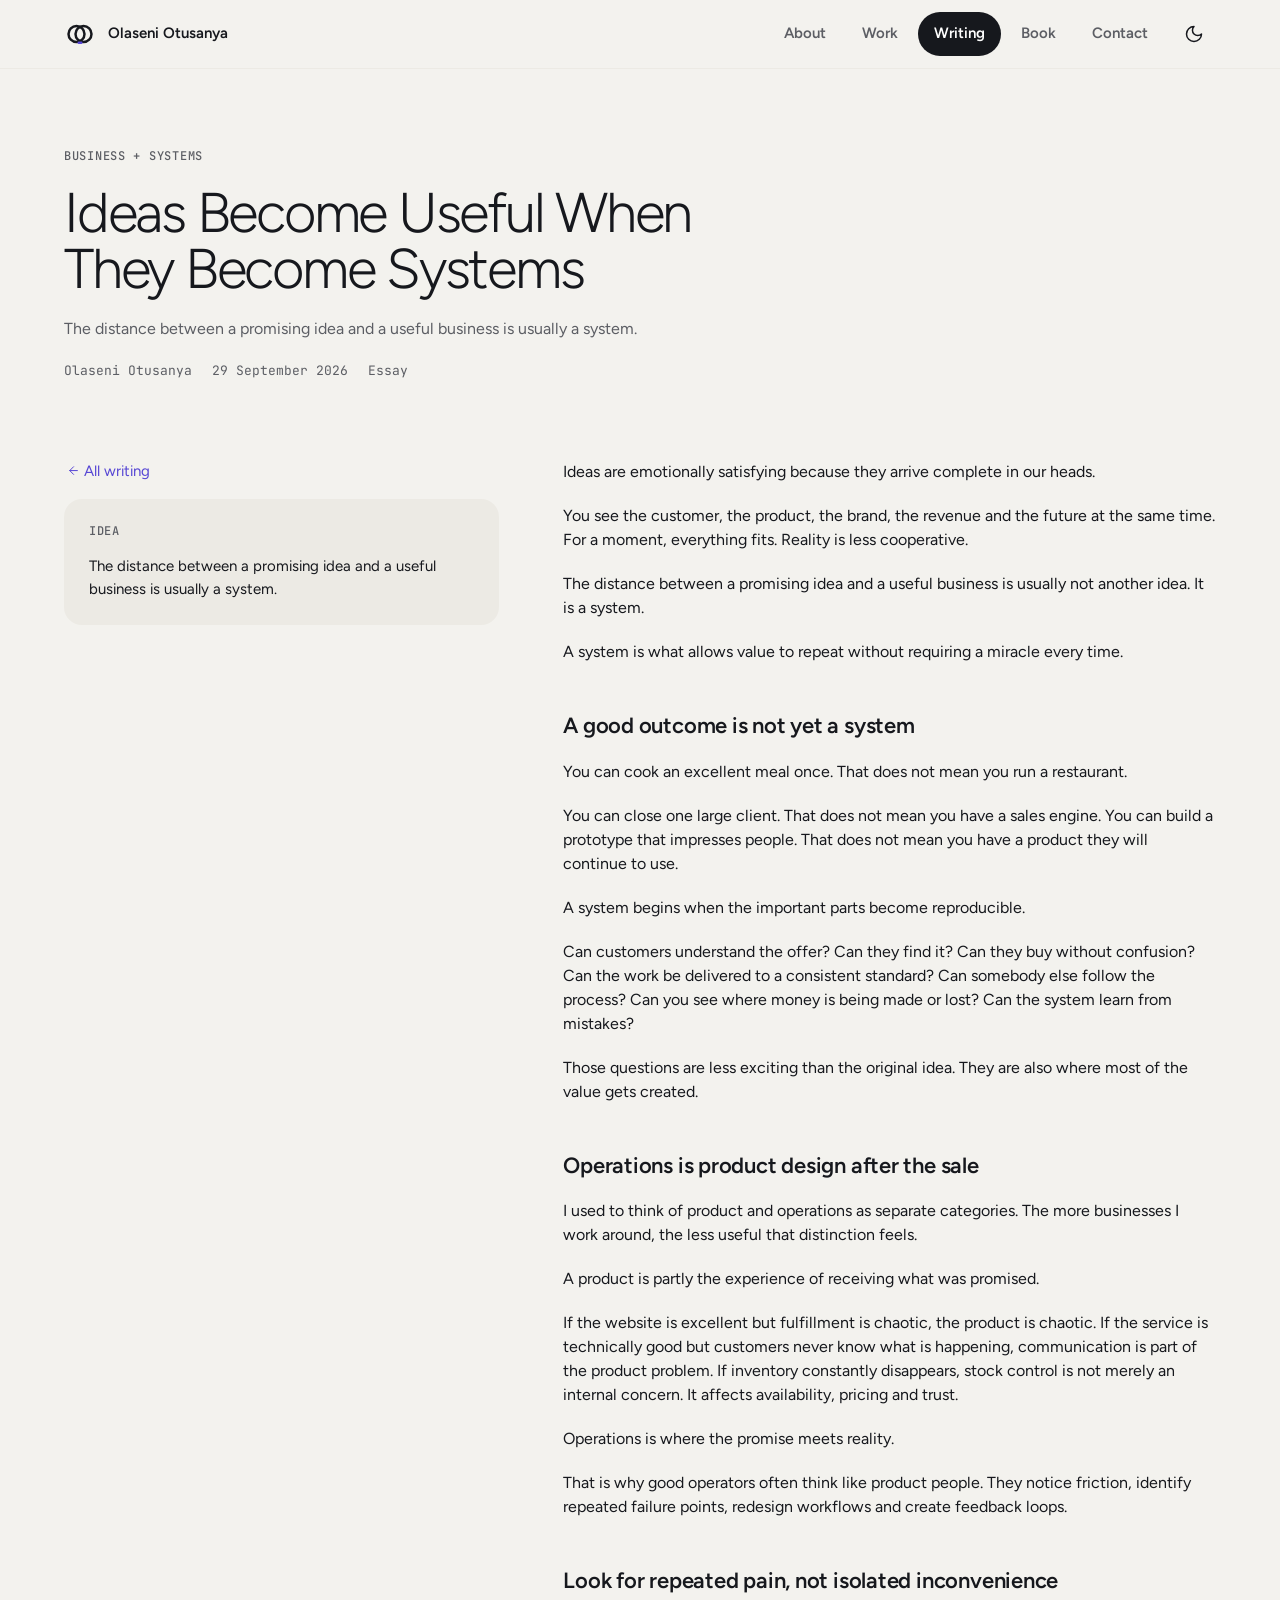
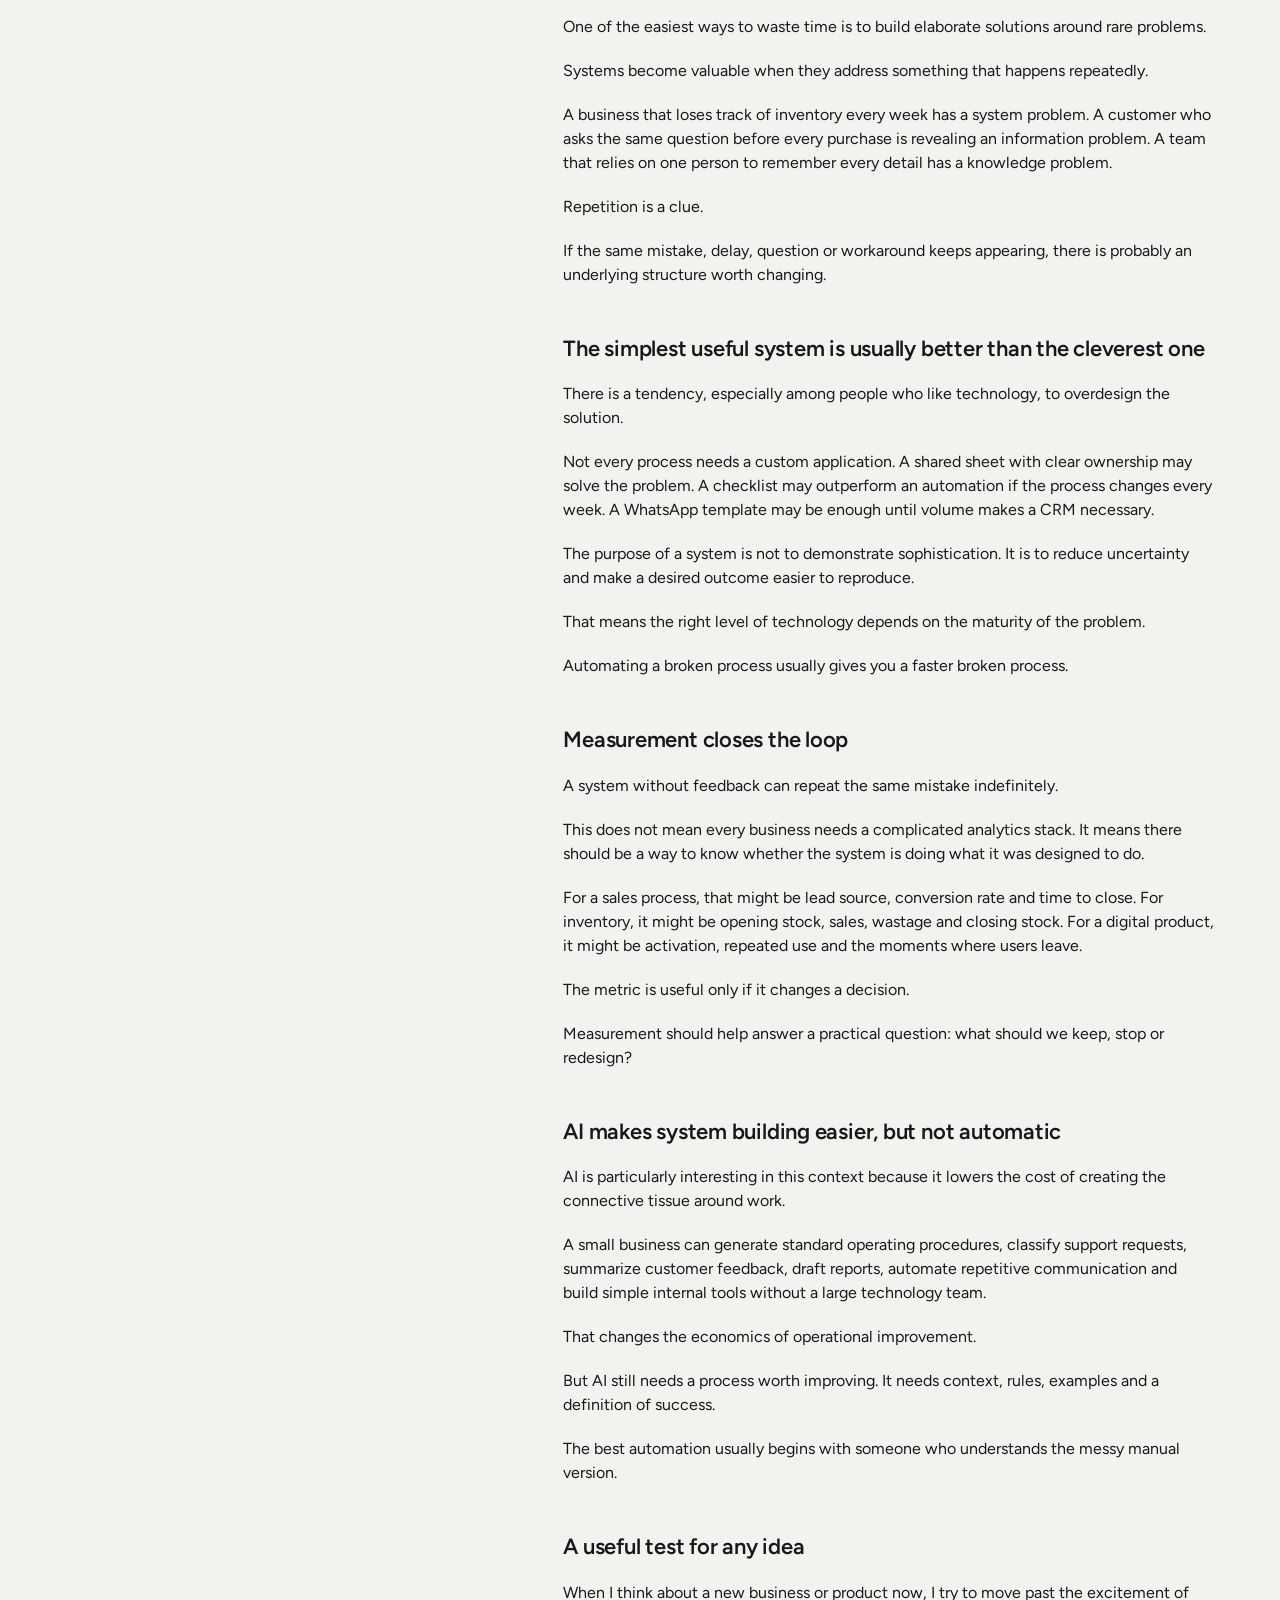
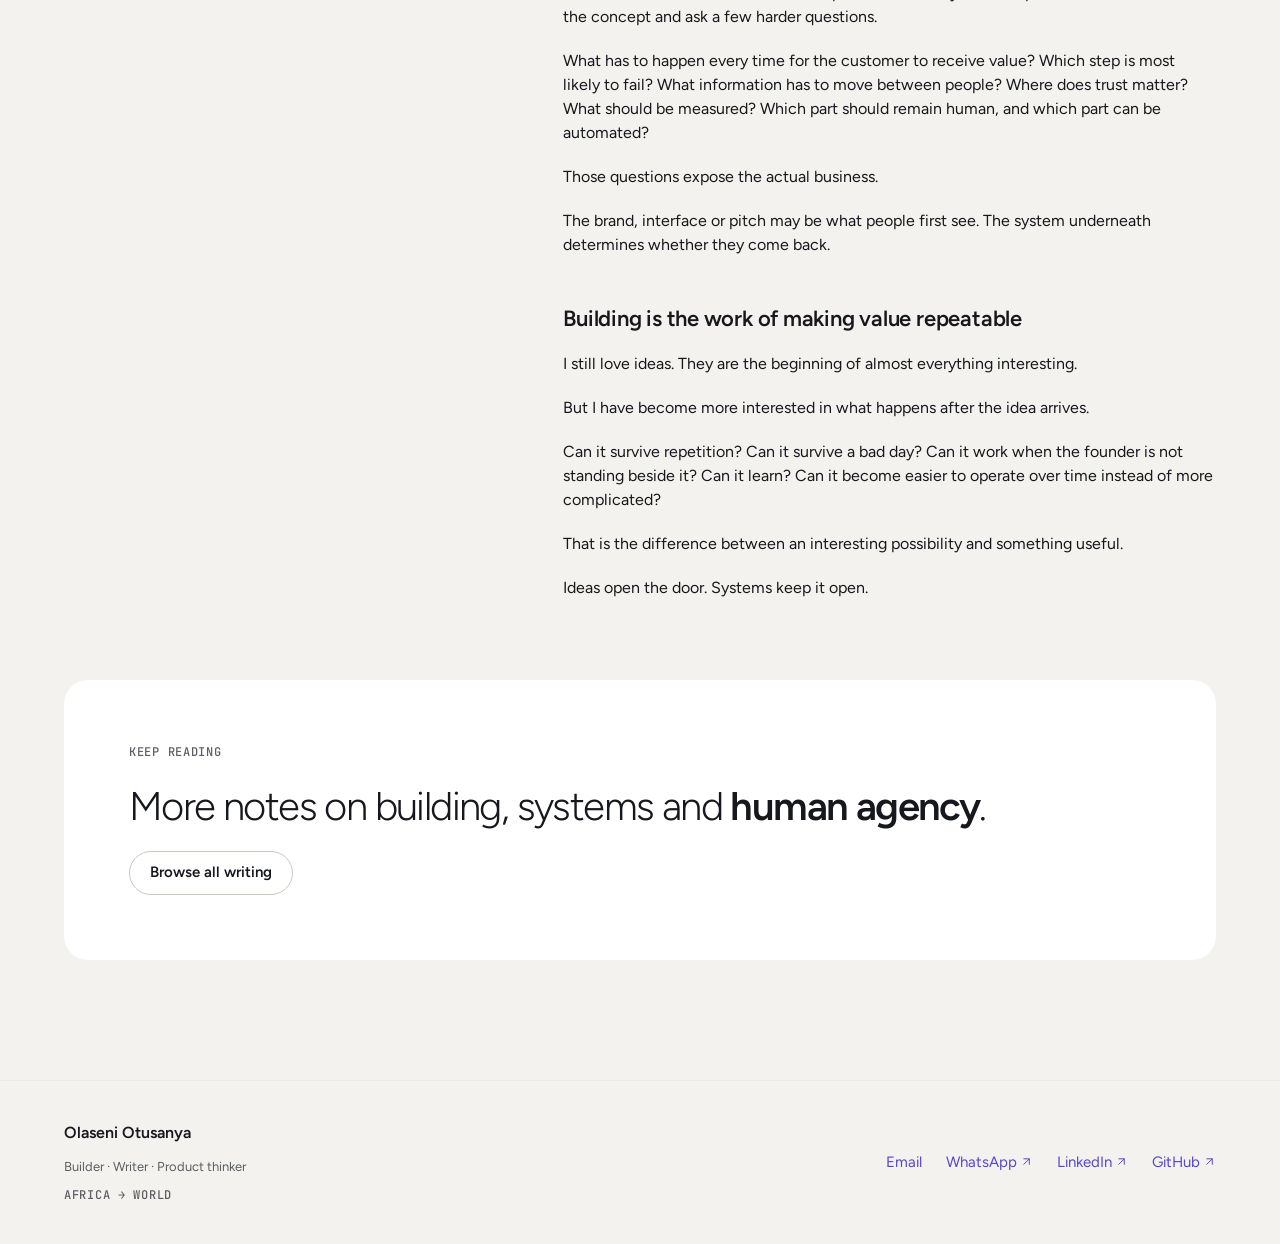
<file: writing/ideas-become-systems/index.html>
<!doctype html>
<html lang="en">
<head>
  <meta charset="utf-8" />
  <meta name="viewport" content="width=device-width, initial-scale=1" />
  <script>try{var m=localStorage.getItem('ods-mode');if(m==='light'||m==='dark')document.documentElement.setAttribute('data-ods-mode',m)}catch(e){}</script>
  <meta name="description" content="Olaseni Otusanya explains why ideas create durable value only when they become repeatable systems, products, services and operating models." />
  <meta name="robots" content="index,follow,max-image-preview:large" />
  <meta name="author" content="Olaseni Otusanya" />
  <meta property="og:title" content="Ideas Become Useful When They Become Systems | Olaseni Otusanya" />
  <meta property="og:description" content="Olaseni Otusanya explains why ideas create durable value only when they become repeatable systems, products, services and operating models." />
  <meta property="og:type" content="article" />
  <meta property="og:url" content="https://olaseniotusanya.site/writing/ideas-become-systems/" />
  <meta property="og:site_name" content="Olaseni Otusanya" />
  <meta property="og:locale" content="en_US" />
  <meta property="og:image" content="https://olaseniotusanya.site/assets/olaseni-og-1200x630.jpg" />
  <meta property="og:image:secure_url" content="https://olaseniotusanya.site/assets/olaseni-og-1200x630.jpg" />
  <meta property="og:image:type" content="image/jpeg" />
  <meta property="og:image:width" content="1200" />
  <meta property="og:image:height" content="630" />
  <meta property="og:image:alt" content="Olaseni Otusanya — builder, product thinker and entrepreneur" />
  <meta name="twitter:card" content="summary_large_image" />
  <meta name="twitter:title" content="Ideas Become Useful When They Become Systems | Olaseni Otusanya" />
  <meta name="twitter:description" content="Olaseni Otusanya explains why ideas create durable value only when they become repeatable systems, products, services and operating models." />
  <meta name="twitter:image" content="https://olaseniotusanya.site/assets/olaseni-og-1200x630.jpg" />
  <meta name="twitter:image:alt" content="Olaseni Otusanya — builder, product thinker and entrepreneur" />
  <link rel="canonical" href="https://olaseniotusanya.site/writing/ideas-become-systems/" />
  <link rel="icon" href="/favicon.svg" type="image/svg+xml" />
  <link rel="manifest" href="/site.webmanifest" />
  <title>Ideas Become Useful When They Become Systems | Olaseni Otusanya</title>
  <script type="application/ld+json">
    {"@context":"https://schema.org","@type":"Article","headline":"Ideas Become Useful When They Become Systems","author":{"@type":"Person","name":"Olaseni Otusanya","url":"https://olaseniotusanya.site/"},"datePublished":"2026-09-29","dateModified":"2026-09-29","mainEntityOfPage":"https://olaseniotusanya.site/writing/ideas-become-systems/","description":"Olaseni Otusanya explains why ideas create durable value only when they become repeatable systems, products, services and operating models.","image":"https://olaseniotusanya.site/assets/olaseni-profile.png","inLanguage":"en"}
    </script>
  <meta name="theme-color" content="#F3F2EE" media="(prefers-color-scheme: light)" />
  <meta name="theme-color" content="#0E0F12" media="(prefers-color-scheme: dark)" />
  <link rel="preconnect" href="https://fonts.googleapis.com" />
  <link rel="preconnect" href="https://fonts.gstatic.com" crossorigin />
  <link rel="stylesheet" href="https://fonts.googleapis.com/css2?family=Figtree:wght@300..700&amp;family=JetBrains+Mono:wght@400..600&amp;display=swap" />
  <link rel="stylesheet" href="/assets/ods/ods-tokens.css?v=0.1.0" />
  <link rel="stylesheet" href="/assets/ods/ods.min.css?v=0.1.0" />
  <link rel="stylesheet" href="/assets/site.css?v=20261120" />
</head>
<body>

<a class="ods-button site-skip" data-variant="inverse" href="#main">Skip to content</a>
<header class="site-header">
  <div class="site-container site-header__inner">
    <a class="site-brand" href="/"><svg class="site-brand__mark" viewBox="0 0 64 64" width="36" height="36" aria-hidden="true" focusable="false"><circle cx="25" cy="32" r="16" /><circle cx="39" cy="32" r="16" /><rect x="27" y="47" width="10" height="5" rx="2.5" /></svg>Olaseni Otusanya</a>
    <div class="site-header__end">
      <nav class="site-nav" aria-label="Main"><a class="site-nav__item" href="/about/">About</a><a class="site-nav__item" href="/portfolio/">Work</a><a class="site-nav__item" href="/writing/" aria-current="true">Writing</a><a class="site-nav__item" href="/unabdicated/">Book</a><a class="site-nav__item" href="/#contact">Contact</a></nav>
      <a class="ods-icon-button site-header__mail" href="mailto:olaseni.otusanya@gmail.com" aria-label="Email Olaseni"><svg width="20" height="20" aria-hidden="true" focusable="false"><use href="/assets/icons.svg#mail"></use></svg></a>
      <button class="ods-icon-button site-mode-toggle" type="button" data-mode-toggle aria-label="Switch colour mode"><svg class="site-icon-moon" width="20" height="20" aria-hidden="true" focusable="false"><use href="/assets/icons.svg#moon"></use></svg><svg class="site-icon-sun" width="20" height="20" aria-hidden="true" focusable="false"><use href="/assets/icons.svg#sun"></use></svg></button>
    </div>
  </div>
</header>

<main id="main">

<article aria-labelledby="essay-title">
  <header class="site-hero">
    <div class="site-container"><div class="site-article__header">
      <p class="site-overline">Business + Systems</p>
      <h1 class="site-page-title" id="essay-title">Ideas Become Useful When They Become Systems</h1>
      <p class="site-lede">The distance between a promising idea and a useful business is usually a system.</p>
      <ul class="site-meta" aria-label="Essay details"><li>Olaseni Otusanya</li><li>29 September 2026</li><li>Essay</li></ul>
    </div></div>
  </header>
  <div class="site-section site-section--tight">
    <div class="site-container site-split">
      <aside class="site-split__aside site-article__aside" aria-label="Essay summary">
        <a class="ods-link" data-variant="standalone" href="/writing/"><svg class="ods-link__icon" width="20" height="20" aria-hidden="true" focusable="false"><use href="/assets/icons.svg#arrow-left"></use></svg> All writing</a>
        <div class="ods-card" data-variant="subtle">
          <p class="site-overline">Idea</p>
          <p>The distance between a promising idea and a useful business is usually a system.</p>
        </div>
      </aside>
      <div class="site-prose">
<p>Ideas are emotionally satisfying because they arrive complete in our heads.</p>
<p>You see the customer, the product, the brand, the revenue and the future at the same time. For a moment, everything fits. Reality is less cooperative.</p>
<p>The distance between a promising idea and a useful business is usually not another idea. It is a system.</p>
<p>A system is what allows value to repeat without requiring a miracle every time.</p>

<h2>A good outcome is not yet a system</h2>
<p>You can cook an excellent meal once. That does not mean you run a restaurant.</p>
<p>You can close one large client. That does not mean you have a sales engine. You can build a prototype that impresses people. That does not mean you have a product they will continue to use.</p>
<p>A system begins when the important parts become reproducible.</p>
<p>Can customers understand the offer? Can they find it? Can they buy without confusion? Can the work be delivered to a consistent standard? Can somebody else follow the process? Can you see where money is being made or lost? Can the system learn from mistakes?</p>
<p>Those questions are less exciting than the original idea. They are also where most of the value gets created.</p>

<h2>Operations is product design after the sale</h2>
<p>I used to think of product and operations as separate categories. The more businesses I work around, the less useful that distinction feels.</p>
<p>A product is partly the experience of receiving what was promised.</p>
<p>If the website is excellent but fulfillment is chaotic, the product is chaotic. If the service is technically good but customers never know what is happening, communication is part of the product problem. If inventory constantly disappears, stock control is not merely an internal concern. It affects availability, pricing and trust.</p>
<p>Operations is where the promise meets reality.</p>
<p>That is why good operators often think like product people. They notice friction, identify repeated failure points, redesign workflows and create feedback loops.</p>

<h2>Look for repeated pain, not isolated inconvenience</h2>
<p>One of the easiest ways to waste time is to build elaborate solutions around rare problems.</p>
<p>Systems become valuable when they address something that happens repeatedly.</p>
<p>A business that loses track of inventory every week has a system problem. A customer who asks the same question before every purchase is revealing an information problem. A team that relies on one person to remember every detail has a knowledge problem.</p>
<p>Repetition is a clue.</p>
<p>If the same mistake, delay, question or workaround keeps appearing, there is probably an underlying structure worth changing.</p>

<h2>The simplest useful system is usually better than the cleverest one</h2>
<p>There is a tendency, especially among people who like technology, to overdesign the solution.</p>
<p>Not every process needs a custom application. A shared sheet with clear ownership may solve the problem. A checklist may outperform an automation if the process changes every week. A WhatsApp template may be enough until volume makes a CRM necessary.</p>
<p>The purpose of a system is not to demonstrate sophistication. It is to reduce uncertainty and make a desired outcome easier to reproduce.</p>
<p>That means the right level of technology depends on the maturity of the problem.</p>
<p>Automating a broken process usually gives you a faster broken process.</p>

<h2>Measurement closes the loop</h2>
<p>A system without feedback can repeat the same mistake indefinitely.</p>
<p>This does not mean every business needs a complicated analytics stack. It means there should be a way to know whether the system is doing what it was designed to do.</p>
<p>For a sales process, that might be lead source, conversion rate and time to close. For inventory, it might be opening stock, sales, wastage and closing stock. For a digital product, it might be activation, repeated use and the moments where users leave.</p>
<p>The metric is useful only if it changes a decision.</p>
<p>Measurement should help answer a practical question: what should we keep, stop or redesign?</p>

<h2>AI makes system building easier, but not automatic</h2>
<p>AI is particularly interesting in this context because it lowers the cost of creating the connective tissue around work.</p>
<p>A small business can generate standard operating procedures, classify support requests, summarize customer feedback, draft reports, automate repetitive communication and build simple internal tools without a large technology team.</p>
<p>That changes the economics of operational improvement.</p>
<p>But AI still needs a process worth improving. It needs context, rules, examples and a definition of success.</p>
<p>The best automation usually begins with someone who understands the messy manual version.</p>

<h2>A useful test for any idea</h2>
<p>When I think about a new business or product now, I try to move past the excitement of the concept and ask a few harder questions.</p>
<p>What has to happen every time for the customer to receive value? Which step is most likely to fail? What information has to move between people? Where does trust matter? What should be measured? Which part should remain human, and which part can be automated?</p>
<p>Those questions expose the actual business.</p>
<p>The brand, interface or pitch may be what people first see. The system underneath determines whether they come back.</p>

<h2>Building is the work of making value repeatable</h2>
<p>I still love ideas. They are the beginning of almost everything interesting.</p>
<p>But I have become more interested in what happens after the idea arrives.</p>
<p>Can it survive repetition? Can it survive a bad day? Can it work when the founder is not standing beside it? Can it learn? Can it become easier to operate over time instead of more complicated?</p>
<p>That is the difference between an interesting possibility and something useful.</p>
<p>Ideas open the door. Systems keep it open.</p>
      </div>
    </div>
  </div>
</article>
<section class="site-section site-section--tight" aria-labelledby="keep-title">
  <div class="site-container">
    <div class="ods-card site-cta">
      <div class="site-stack">
        <p class="site-overline">Keep reading</p>
        <h2 class="site-section__title" id="keep-title">More notes on building, systems and <strong>human agency</strong>.</h2>
        <div class="site-actions"><a class="ods-button" data-variant="secondary" href="/writing/"><span class="ods-button__label">Browse all writing</span></a></div>
      </div>
    </div>
  </div>
</section>
</main>

<footer class="site-footer">
  <div class="site-container site-footer__inner">
    <div class="site-stack site-stack--tight">
      <p class="site-footer__name">Olaseni Otusanya</p>
      <p class="site-small">Builder · Writer · Product thinker</p>
      <p class="site-overline">Africa → World</p>
    </div>
    <ul class="site-links" aria-label="Contact and profiles">
      <li><a class="ods-link" data-variant="standalone" href="mailto:olaseni.otusanya@gmail.com">Email</a></li>
      <li><a class="ods-link" data-variant="standalone" href="https://wa.me/19852447681" target="_blank" rel="noopener noreferrer">WhatsApp<svg class="ods-link__icon" width="20" height="20" aria-hidden="true" focusable="false"><use href="/assets/icons.svg#arrow-up-right"></use></svg><span class="ods-visually-hidden"> (opens in a new tab)</span></a></li>
      <li><a class="ods-link" data-variant="standalone" href="https://www.linkedin.com/in/olaseniotusanya" target="_blank" rel="noopener noreferrer">LinkedIn<svg class="ods-link__icon" width="20" height="20" aria-hidden="true" focusable="false"><use href="/assets/icons.svg#arrow-up-right"></use></svg><span class="ods-visually-hidden"> (opens in a new tab)</span></a></li>
      <li><a class="ods-link" data-variant="standalone" href="https://github.com/5kodds" target="_blank" rel="noopener noreferrer">GitHub<svg class="ods-link__icon" width="20" height="20" aria-hidden="true" focusable="false"><use href="/assets/icons.svg#arrow-up-right"></use></svg><span class="ods-visually-hidden"> (opens in a new tab)</span></a></li>
    </ul>
  </div>
</footer>
<nav class="ods-bottom-bar site-bottom-bar" data-labels="visible" aria-label="Main"><a class="ods-bottom-bar__item" href="/"><svg width="20" height="20" aria-hidden="true" focusable="false"><use href="/assets/icons.svg#house"></use></svg><span class="ods-bottom-bar__label">Home</span></a><a class="ods-bottom-bar__item" href="/about/"><svg width="20" height="20" aria-hidden="true" focusable="false"><use href="/assets/icons.svg#user"></use></svg><span class="ods-bottom-bar__label">About</span></a><a class="ods-bottom-bar__item" href="/portfolio/"><svg width="20" height="20" aria-hidden="true" focusable="false"><use href="/assets/icons.svg#briefcase"></use></svg><span class="ods-bottom-bar__label">Work</span></a><a class="ods-bottom-bar__item" href="/writing/" aria-current="true"><svg width="20" height="20" aria-hidden="true" focusable="false"><use href="/assets/icons.svg#pen-line"></use></svg><span class="ods-bottom-bar__label">Writing</span></a><a class="ods-bottom-bar__item" href="/unabdicated/"><svg width="20" height="20" aria-hidden="true" focusable="false"><use href="/assets/icons.svg#book-open"></use></svg><span class="ods-bottom-bar__label">Book</span></a></nav>
<script src="/assets/site.js?v=20261120"></script>
</body>
</html>
</file>
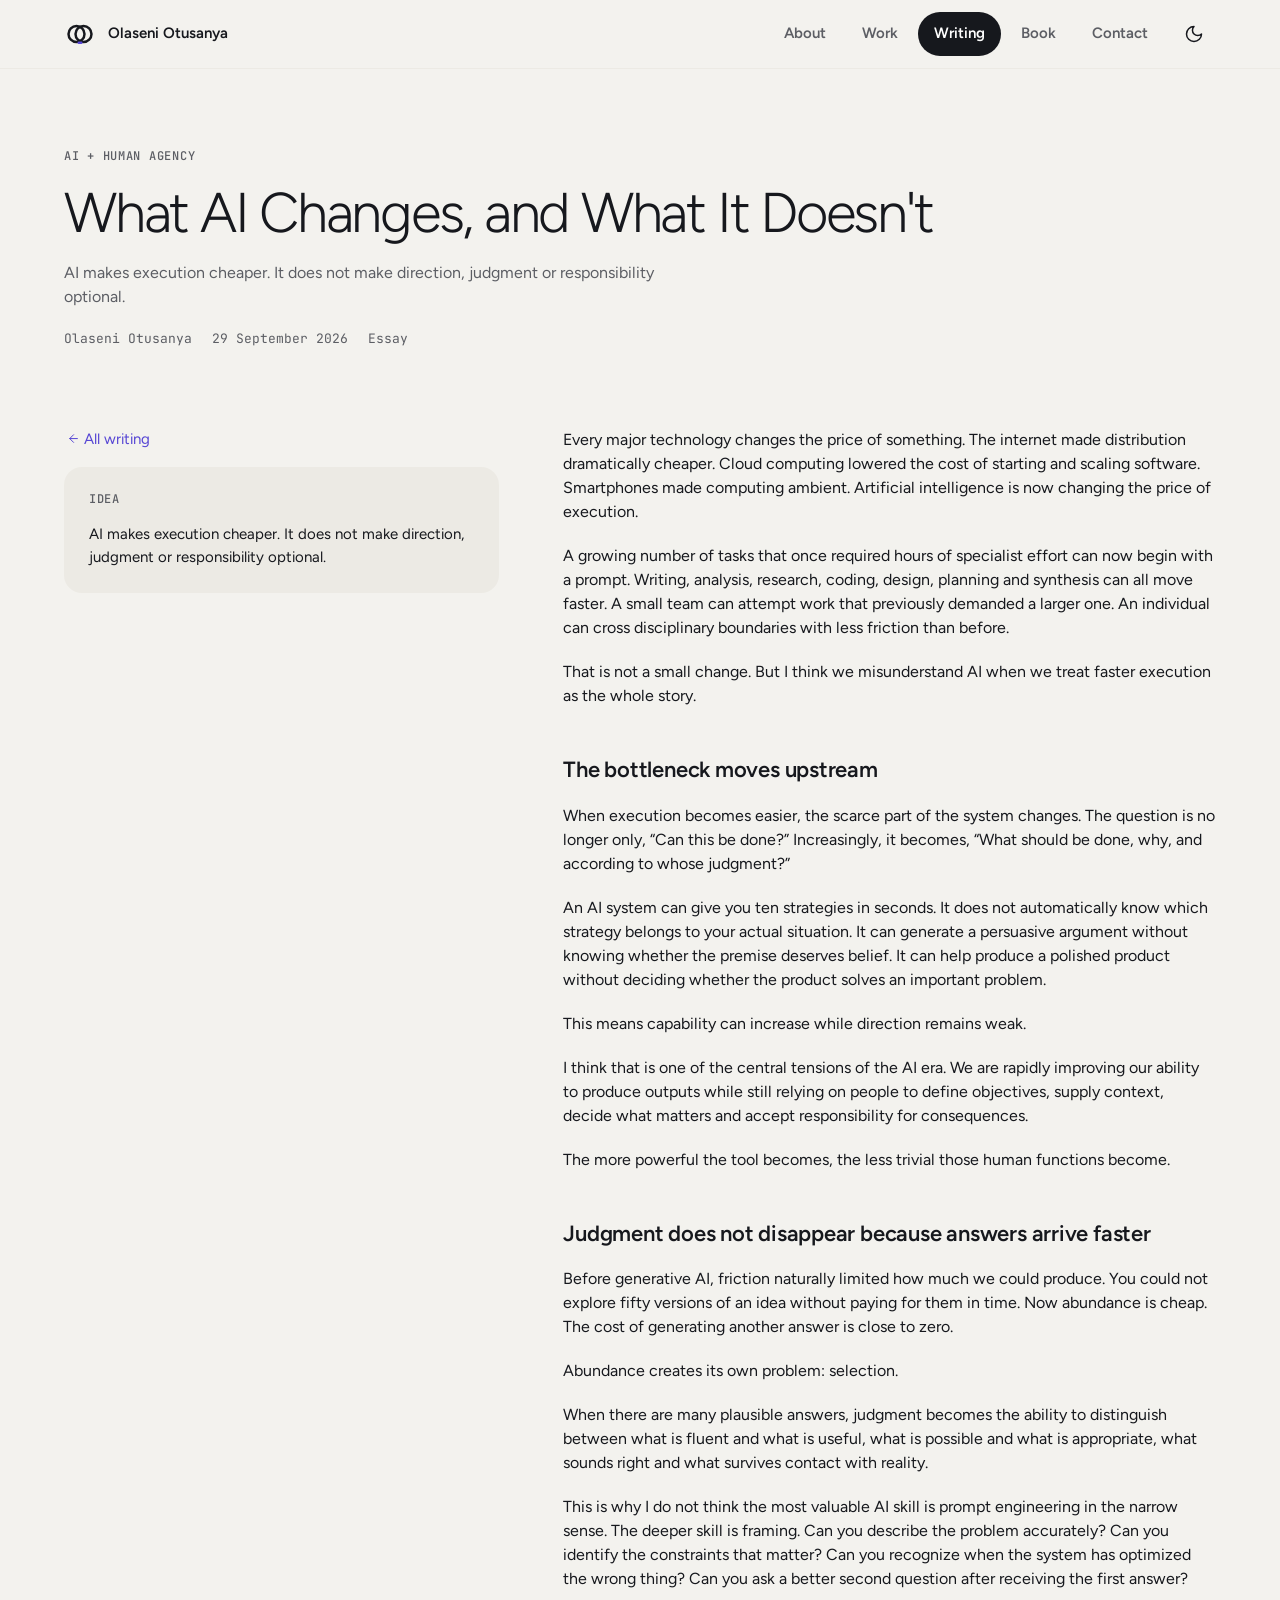
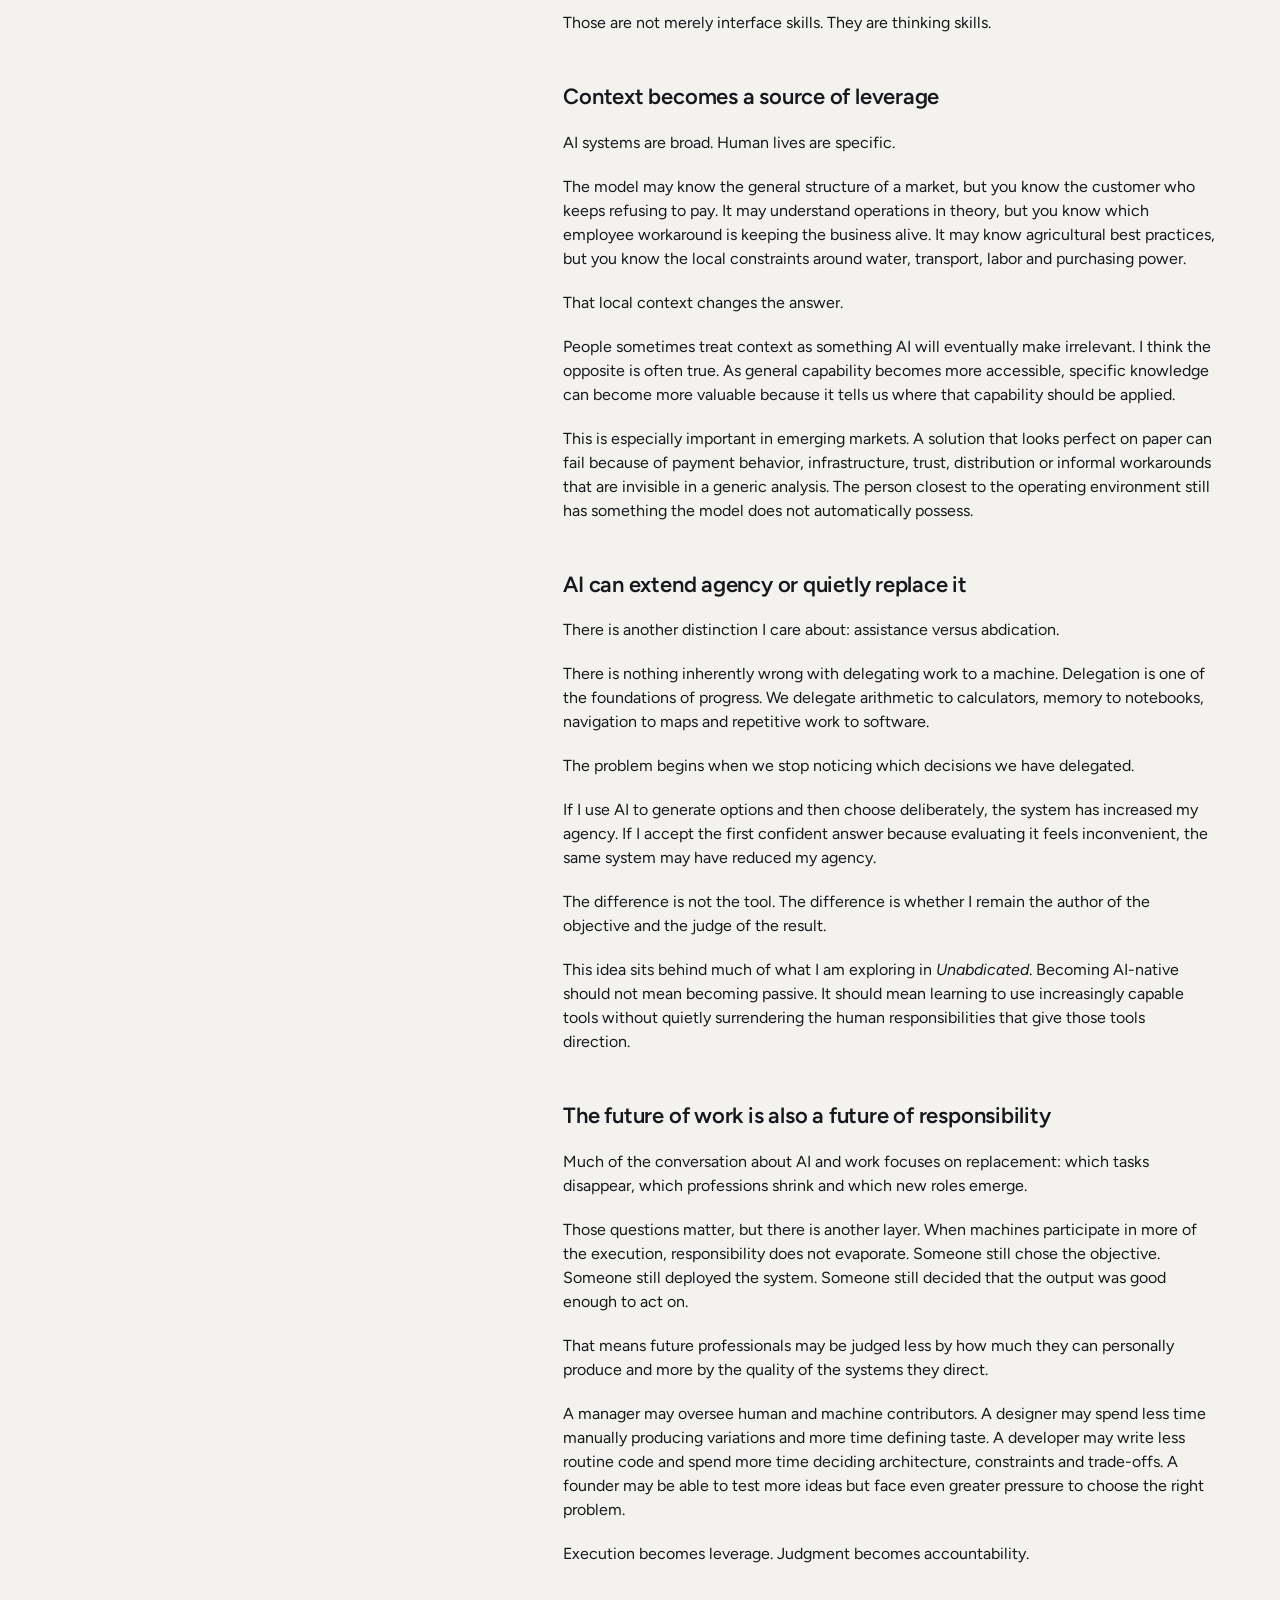
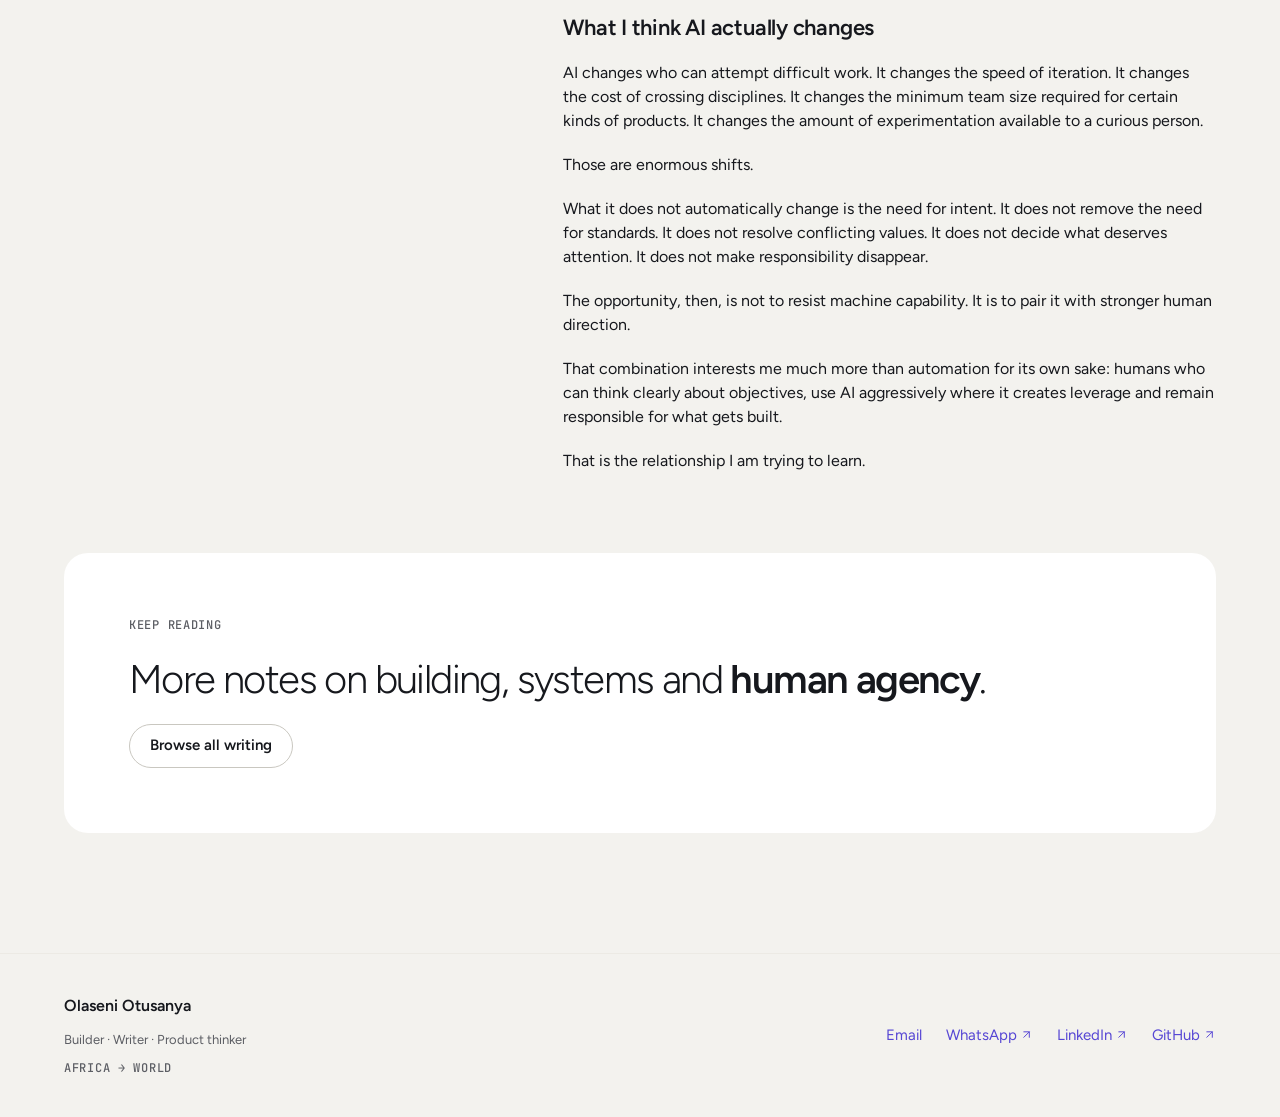
<file: writing/what-ai-changes/index.html>
<!doctype html>
<html lang="en">
<head>
  <meta charset="utf-8" />
  <meta name="viewport" content="width=device-width, initial-scale=1" />
  <script>try{var m=localStorage.getItem('ods-mode');if(m==='light'||m==='dark')document.documentElement.setAttribute('data-ods-mode',m)}catch(e){}</script>
  <meta name="description" content="What AI changes is the cost of execution. Olaseni Otusanya explores why judgment, intent, context and responsibility matter more as capability becomes abundant." />
  <meta name="robots" content="index,follow,max-image-preview:large" />
  <meta name="author" content="Olaseni Otusanya" />
  <meta property="og:title" content="What AI Changes, and What It Doesn't | Olaseni Otusanya" />
  <meta property="og:description" content="What AI changes is the cost of execution. Olaseni Otusanya explores why judgment, intent, context and responsibility matter more as capability becomes abundant." />
  <meta property="og:type" content="article" />
  <meta property="og:url" content="https://olaseniotusanya.site/writing/what-ai-changes/" />
  <meta property="og:site_name" content="Olaseni Otusanya" />
  <meta property="og:locale" content="en_US" />
  <meta property="og:image" content="https://olaseniotusanya.site/assets/olaseni-og-1200x630.jpg" />
  <meta property="og:image:secure_url" content="https://olaseniotusanya.site/assets/olaseni-og-1200x630.jpg" />
  <meta property="og:image:type" content="image/jpeg" />
  <meta property="og:image:width" content="1200" />
  <meta property="og:image:height" content="630" />
  <meta property="og:image:alt" content="Olaseni Otusanya — builder, product thinker and entrepreneur" />
  <meta name="twitter:card" content="summary_large_image" />
  <meta name="twitter:title" content="What AI Changes, and What It Doesn't | Olaseni Otusanya" />
  <meta name="twitter:description" content="What AI changes is the cost of execution. Olaseni Otusanya explores why judgment, intent, context and responsibility matter more as capability becomes abundant." />
  <meta name="twitter:image" content="https://olaseniotusanya.site/assets/olaseni-og-1200x630.jpg" />
  <meta name="twitter:image:alt" content="Olaseni Otusanya — builder, product thinker and entrepreneur" />
  <link rel="canonical" href="https://olaseniotusanya.site/writing/what-ai-changes/" />
  <link rel="icon" href="/favicon.svg" type="image/svg+xml" />
  <link rel="manifest" href="/site.webmanifest" />
  <title>What AI Changes, and What It Doesn't | Olaseni Otusanya</title>
  <script type="application/ld+json">
    {"@context":"https://schema.org","@type":"Article","headline":"What AI Changes, and What It Doesn't","author":{"@type":"Person","name":"Olaseni Otusanya","url":"https://olaseniotusanya.site/"},"datePublished":"2026-09-29","dateModified":"2026-09-29","mainEntityOfPage":"https://olaseniotusanya.site/writing/what-ai-changes/","description":"What AI changes is the cost of execution. Olaseni Otusanya explores why judgment, intent, context and responsibility matter more as capability becomes abundant.","image":"https://olaseniotusanya.site/assets/olaseni-profile.png","inLanguage":"en"}
    </script>
  <meta name="theme-color" content="#F3F2EE" media="(prefers-color-scheme: light)" />
  <meta name="theme-color" content="#0E0F12" media="(prefers-color-scheme: dark)" />
  <link rel="preconnect" href="https://fonts.googleapis.com" />
  <link rel="preconnect" href="https://fonts.gstatic.com" crossorigin />
  <link rel="stylesheet" href="https://fonts.googleapis.com/css2?family=Figtree:wght@300..700&amp;family=JetBrains+Mono:wght@400..600&amp;display=swap" />
  <link rel="stylesheet" href="/assets/ods/ods-tokens.css?v=0.1.0" />
  <link rel="stylesheet" href="/assets/ods/ods.min.css?v=0.1.0" />
  <link rel="stylesheet" href="/assets/site.css?v=20261120" />
</head>
<body>

<a class="ods-button site-skip" data-variant="inverse" href="#main">Skip to content</a>
<header class="site-header">
  <div class="site-container site-header__inner">
    <a class="site-brand" href="/"><svg class="site-brand__mark" viewBox="0 0 64 64" width="36" height="36" aria-hidden="true" focusable="false"><circle cx="25" cy="32" r="16" /><circle cx="39" cy="32" r="16" /><rect x="27" y="47" width="10" height="5" rx="2.5" /></svg>Olaseni Otusanya</a>
    <div class="site-header__end">
      <nav class="site-nav" aria-label="Main"><a class="site-nav__item" href="/about/">About</a><a class="site-nav__item" href="/portfolio/">Work</a><a class="site-nav__item" href="/writing/" aria-current="true">Writing</a><a class="site-nav__item" href="/unabdicated/">Book</a><a class="site-nav__item" href="/#contact">Contact</a></nav>
      <a class="ods-icon-button site-header__mail" href="mailto:olaseni.otusanya@gmail.com" aria-label="Email Olaseni"><svg width="20" height="20" aria-hidden="true" focusable="false"><use href="/assets/icons.svg#mail"></use></svg></a>
      <button class="ods-icon-button site-mode-toggle" type="button" data-mode-toggle aria-label="Switch colour mode"><svg class="site-icon-moon" width="20" height="20" aria-hidden="true" focusable="false"><use href="/assets/icons.svg#moon"></use></svg><svg class="site-icon-sun" width="20" height="20" aria-hidden="true" focusable="false"><use href="/assets/icons.svg#sun"></use></svg></button>
    </div>
  </div>
</header>

<main id="main">

<article aria-labelledby="essay-title">
  <header class="site-hero">
    <div class="site-container"><div class="site-article__header">
      <p class="site-overline">AI + Human agency</p>
      <h1 class="site-page-title" id="essay-title">What AI Changes, and What It Doesn't</h1>
      <p class="site-lede">AI makes execution cheaper. It does not make direction, judgment or responsibility optional.</p>
      <ul class="site-meta" aria-label="Essay details"><li>Olaseni Otusanya</li><li>29 September 2026</li><li>Essay</li></ul>
    </div></div>
  </header>
  <div class="site-section site-section--tight">
    <div class="site-container site-split">
      <aside class="site-split__aside site-article__aside" aria-label="Essay summary">
        <a class="ods-link" data-variant="standalone" href="/writing/"><svg class="ods-link__icon" width="20" height="20" aria-hidden="true" focusable="false"><use href="/assets/icons.svg#arrow-left"></use></svg> All writing</a>
        <div class="ods-card" data-variant="subtle">
          <p class="site-overline">Idea</p>
          <p>AI makes execution cheaper. It does not make direction, judgment or responsibility optional.</p>
        </div>
      </aside>
      <div class="site-prose">
<p>Every major technology changes the price of something. The internet made distribution dramatically cheaper. Cloud computing lowered the cost of starting and scaling software. Smartphones made computing ambient. Artificial intelligence is now changing the price of execution.</p>
<p>A growing number of tasks that once required hours of specialist effort can now begin with a prompt. Writing, analysis, research, coding, design, planning and synthesis can all move faster. A small team can attempt work that previously demanded a larger one. An individual can cross disciplinary boundaries with less friction than before.</p>
<p>That is not a small change. But I think we misunderstand AI when we treat faster execution as the whole story.</p>

<h2>The bottleneck moves upstream</h2>
<p>When execution becomes easier, the scarce part of the system changes. The question is no longer only, “Can this be done?” Increasingly, it becomes, “What should be done, why, and according to whose judgment?”</p>
<p>An AI system can give you ten strategies in seconds. It does not automatically know which strategy belongs to your actual situation. It can generate a persuasive argument without knowing whether the premise deserves belief. It can help produce a polished product without deciding whether the product solves an important problem.</p>
<p>This means capability can increase while direction remains weak.</p>
<p>I think that is one of the central tensions of the AI era. We are rapidly improving our ability to produce outputs while still relying on people to define objectives, supply context, decide what matters and accept responsibility for consequences.</p>
<p>The more powerful the tool becomes, the less trivial those human functions become.</p>

<h2>Judgment does not disappear because answers arrive faster</h2>
<p>Before generative AI, friction naturally limited how much we could produce. You could not explore fifty versions of an idea without paying for them in time. Now abundance is cheap. The cost of generating another answer is close to zero.</p>
<p>Abundance creates its own problem: selection.</p>
<p>When there are many plausible answers, judgment becomes the ability to distinguish between what is fluent and what is useful, what is possible and what is appropriate, what sounds right and what survives contact with reality.</p>
<p>This is why I do not think the most valuable AI skill is prompt engineering in the narrow sense. The deeper skill is framing. Can you describe the problem accurately? Can you identify the constraints that matter? Can you recognize when the system has optimized the wrong thing? Can you ask a better second question after receiving the first answer?</p>
<p>Those are not merely interface skills. They are thinking skills.</p>

<h2>Context becomes a source of leverage</h2>
<p>AI systems are broad. Human lives are specific.</p>
<p>The model may know the general structure of a market, but you know the customer who keeps refusing to pay. It may understand operations in theory, but you know which employee workaround is keeping the business alive. It may know agricultural best practices, but you know the local constraints around water, transport, labor and purchasing power.</p>
<p>That local context changes the answer.</p>
<p>People sometimes treat context as something AI will eventually make irrelevant. I think the opposite is often true. As general capability becomes more accessible, specific knowledge can become more valuable because it tells us where that capability should be applied.</p>
<p>This is especially important in emerging markets. A solution that looks perfect on paper can fail because of payment behavior, infrastructure, trust, distribution or informal workarounds that are invisible in a generic analysis. The person closest to the operating environment still has something the model does not automatically possess.</p>

<h2>AI can extend agency or quietly replace it</h2>
<p>There is another distinction I care about: assistance versus abdication.</p>
<p>There is nothing inherently wrong with delegating work to a machine. Delegation is one of the foundations of progress. We delegate arithmetic to calculators, memory to notebooks, navigation to maps and repetitive work to software.</p>
<p>The problem begins when we stop noticing which decisions we have delegated.</p>
<p>If I use AI to generate options and then choose deliberately, the system has increased my agency. If I accept the first confident answer because evaluating it feels inconvenient, the same system may have reduced my agency.</p>
<p>The difference is not the tool. The difference is whether I remain the author of the objective and the judge of the result.</p>
<p>This idea sits behind much of what I am exploring in <em>Unabdicated</em>. Becoming AI-native should not mean becoming passive. It should mean learning to use increasingly capable tools without quietly surrendering the human responsibilities that give those tools direction.</p>

<h2>The future of work is also a future of responsibility</h2>
<p>Much of the conversation about AI and work focuses on replacement: which tasks disappear, which professions shrink and which new roles emerge.</p>
<p>Those questions matter, but there is another layer. When machines participate in more of the execution, responsibility does not evaporate. Someone still chose the objective. Someone still deployed the system. Someone still decided that the output was good enough to act on.</p>
<p>That means future professionals may be judged less by how much they can personally produce and more by the quality of the systems they direct.</p>
<p>A manager may oversee human and machine contributors. A designer may spend less time manually producing variations and more time defining taste. A developer may write less routine code and spend more time deciding architecture, constraints and trade-offs. A founder may be able to test more ideas but face even greater pressure to choose the right problem.</p>
<p>Execution becomes leverage. Judgment becomes accountability.</p>

<h2>What I think AI actually changes</h2>
<p>AI changes who can attempt difficult work. It changes the speed of iteration. It changes the cost of crossing disciplines. It changes the minimum team size required for certain kinds of products. It changes the amount of experimentation available to a curious person.</p>
<p>Those are enormous shifts.</p>
<p>What it does not automatically change is the need for intent. It does not remove the need for standards. It does not resolve conflicting values. It does not decide what deserves attention. It does not make responsibility disappear.</p>
<p>The opportunity, then, is not to resist machine capability. It is to pair it with stronger human direction.</p>
<p>That combination interests me much more than automation for its own sake: humans who can think clearly about objectives, use AI aggressively where it creates leverage and remain responsible for what gets built.</p>
<p>That is the relationship I am trying to learn.</p>
      </div>
    </div>
  </div>
</article>
<section class="site-section site-section--tight" aria-labelledby="keep-title">
  <div class="site-container">
    <div class="ods-card site-cta">
      <div class="site-stack">
        <p class="site-overline">Keep reading</p>
        <h2 class="site-section__title" id="keep-title">More notes on building, systems and <strong>human agency</strong>.</h2>
        <div class="site-actions"><a class="ods-button" data-variant="secondary" href="/writing/"><span class="ods-button__label">Browse all writing</span></a></div>
      </div>
    </div>
  </div>
</section>
</main>

<footer class="site-footer">
  <div class="site-container site-footer__inner">
    <div class="site-stack site-stack--tight">
      <p class="site-footer__name">Olaseni Otusanya</p>
      <p class="site-small">Builder · Writer · Product thinker</p>
      <p class="site-overline">Africa → World</p>
    </div>
    <ul class="site-links" aria-label="Contact and profiles">
      <li><a class="ods-link" data-variant="standalone" href="mailto:olaseni.otusanya@gmail.com">Email</a></li>
      <li><a class="ods-link" data-variant="standalone" href="https://wa.me/19852447681" target="_blank" rel="noopener noreferrer">WhatsApp<svg class="ods-link__icon" width="20" height="20" aria-hidden="true" focusable="false"><use href="/assets/icons.svg#arrow-up-right"></use></svg><span class="ods-visually-hidden"> (opens in a new tab)</span></a></li>
      <li><a class="ods-link" data-variant="standalone" href="https://www.linkedin.com/in/olaseniotusanya" target="_blank" rel="noopener noreferrer">LinkedIn<svg class="ods-link__icon" width="20" height="20" aria-hidden="true" focusable="false"><use href="/assets/icons.svg#arrow-up-right"></use></svg><span class="ods-visually-hidden"> (opens in a new tab)</span></a></li>
      <li><a class="ods-link" data-variant="standalone" href="https://github.com/5kodds" target="_blank" rel="noopener noreferrer">GitHub<svg class="ods-link__icon" width="20" height="20" aria-hidden="true" focusable="false"><use href="/assets/icons.svg#arrow-up-right"></use></svg><span class="ods-visually-hidden"> (opens in a new tab)</span></a></li>
    </ul>
  </div>
</footer>
<nav class="ods-bottom-bar site-bottom-bar" data-labels="visible" aria-label="Main"><a class="ods-bottom-bar__item" href="/"><svg width="20" height="20" aria-hidden="true" focusable="false"><use href="/assets/icons.svg#house"></use></svg><span class="ods-bottom-bar__label">Home</span></a><a class="ods-bottom-bar__item" href="/about/"><svg width="20" height="20" aria-hidden="true" focusable="false"><use href="/assets/icons.svg#user"></use></svg><span class="ods-bottom-bar__label">About</span></a><a class="ods-bottom-bar__item" href="/portfolio/"><svg width="20" height="20" aria-hidden="true" focusable="false"><use href="/assets/icons.svg#briefcase"></use></svg><span class="ods-bottom-bar__label">Work</span></a><a class="ods-bottom-bar__item" href="/writing/" aria-current="true"><svg width="20" height="20" aria-hidden="true" focusable="false"><use href="/assets/icons.svg#pen-line"></use></svg><span class="ods-bottom-bar__label">Writing</span></a><a class="ods-bottom-bar__item" href="/unabdicated/"><svg width="20" height="20" aria-hidden="true" focusable="false"><use href="/assets/icons.svg#book-open"></use></svg><span class="ods-bottom-bar__label">Book</span></a></nav>
<script src="/assets/site.js?v=20261120"></script>
</body>
</html>
</file>
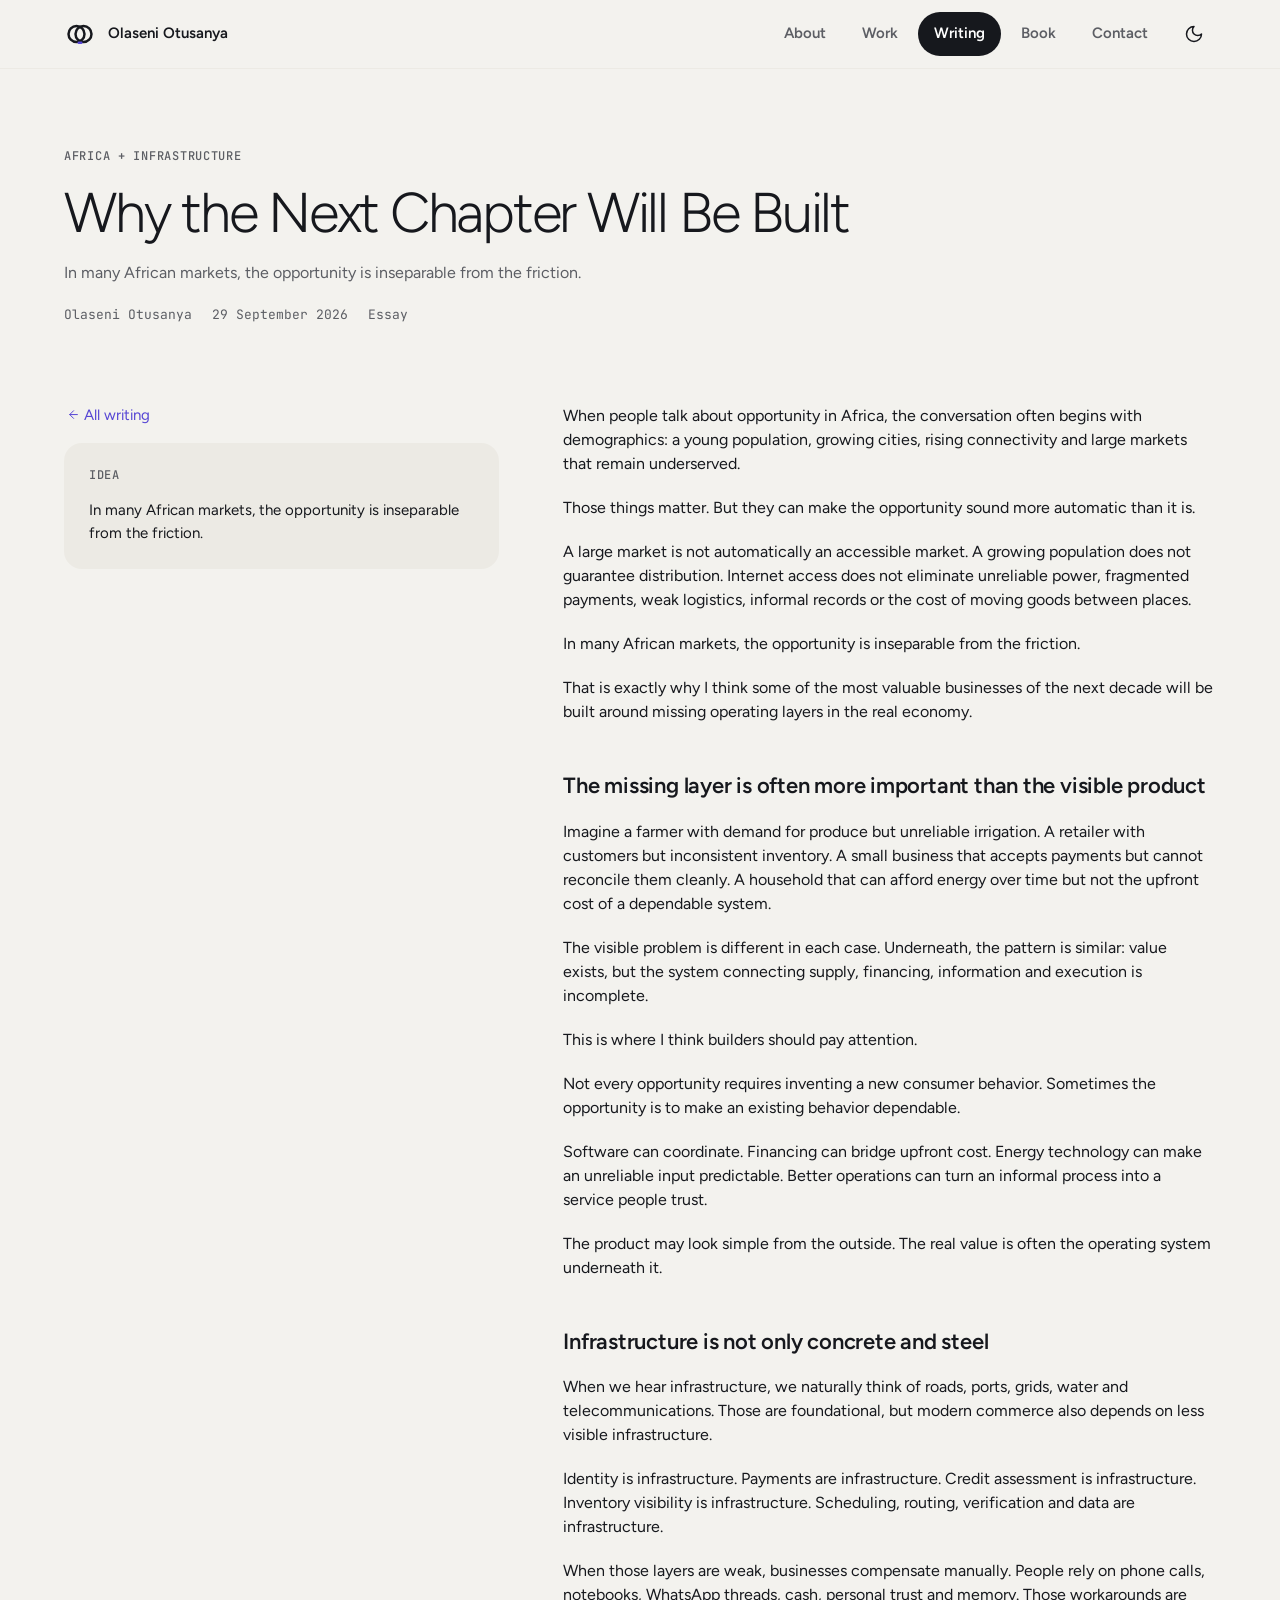
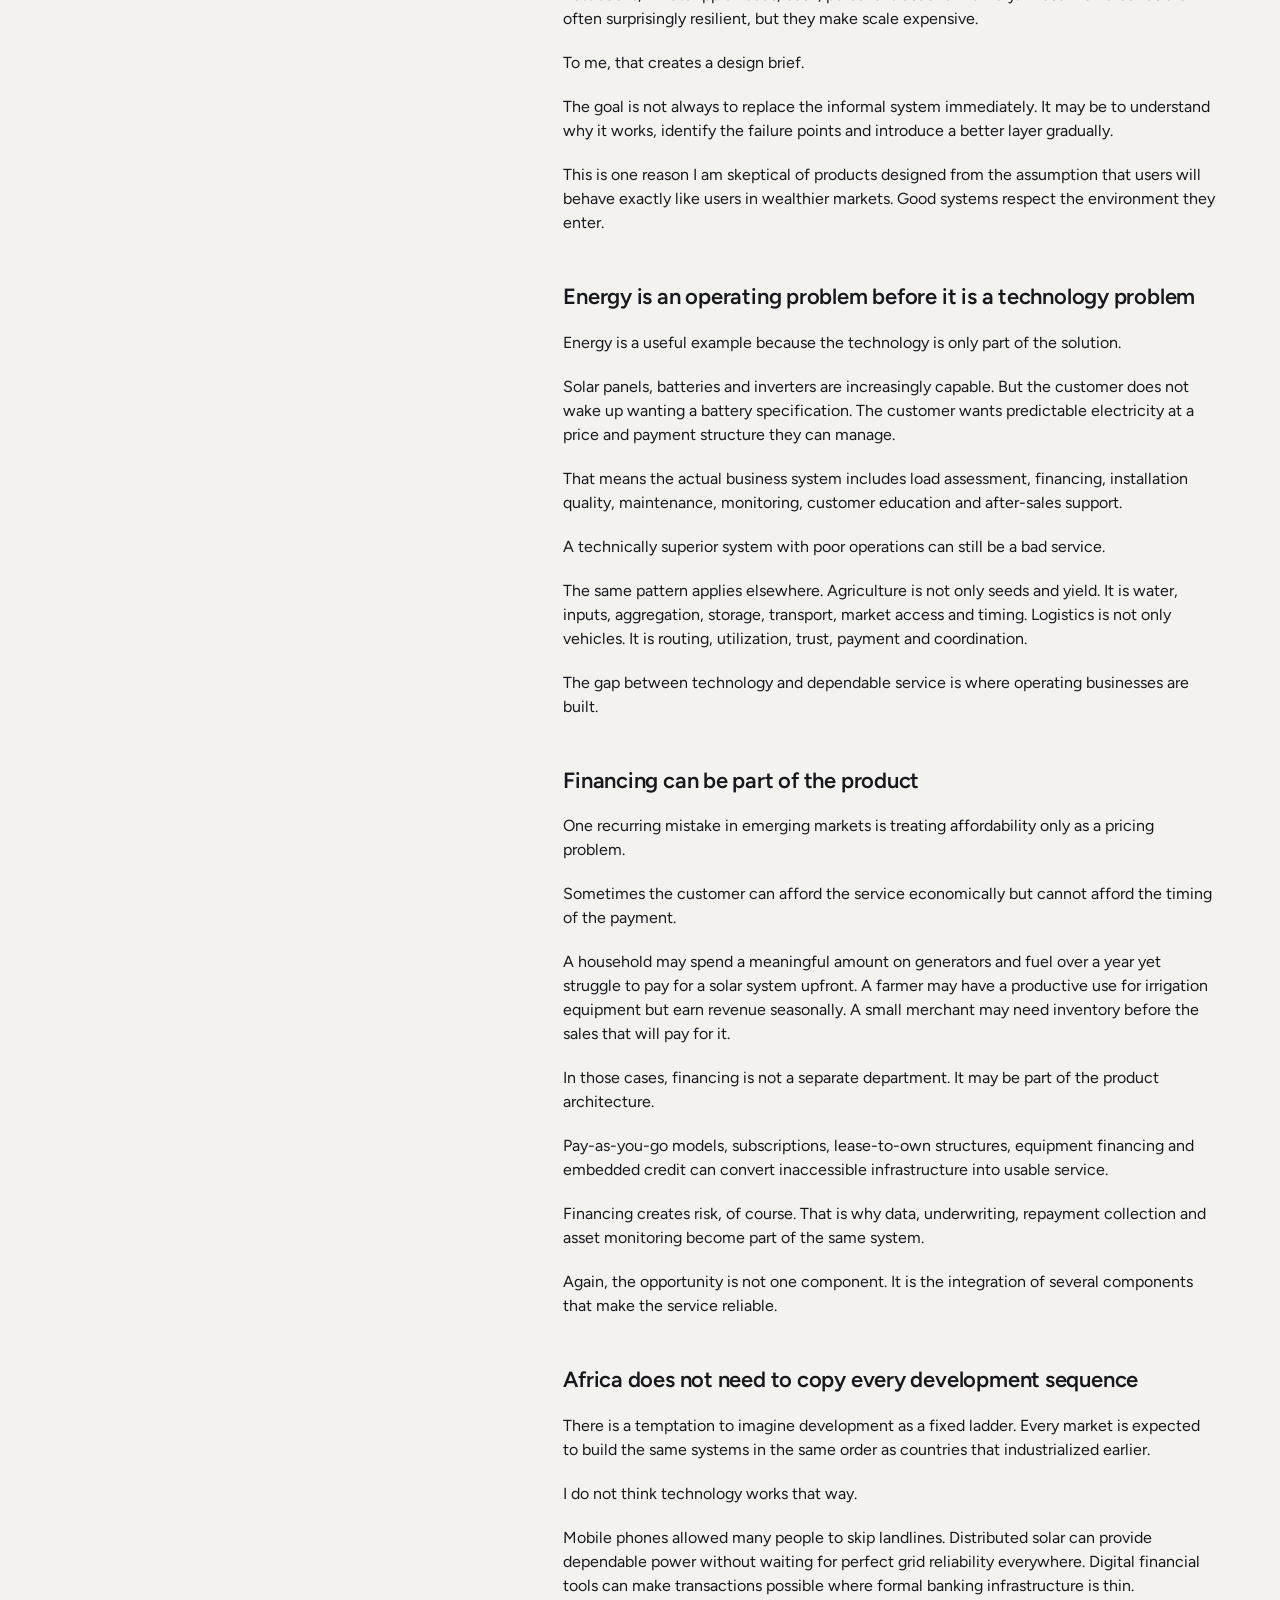
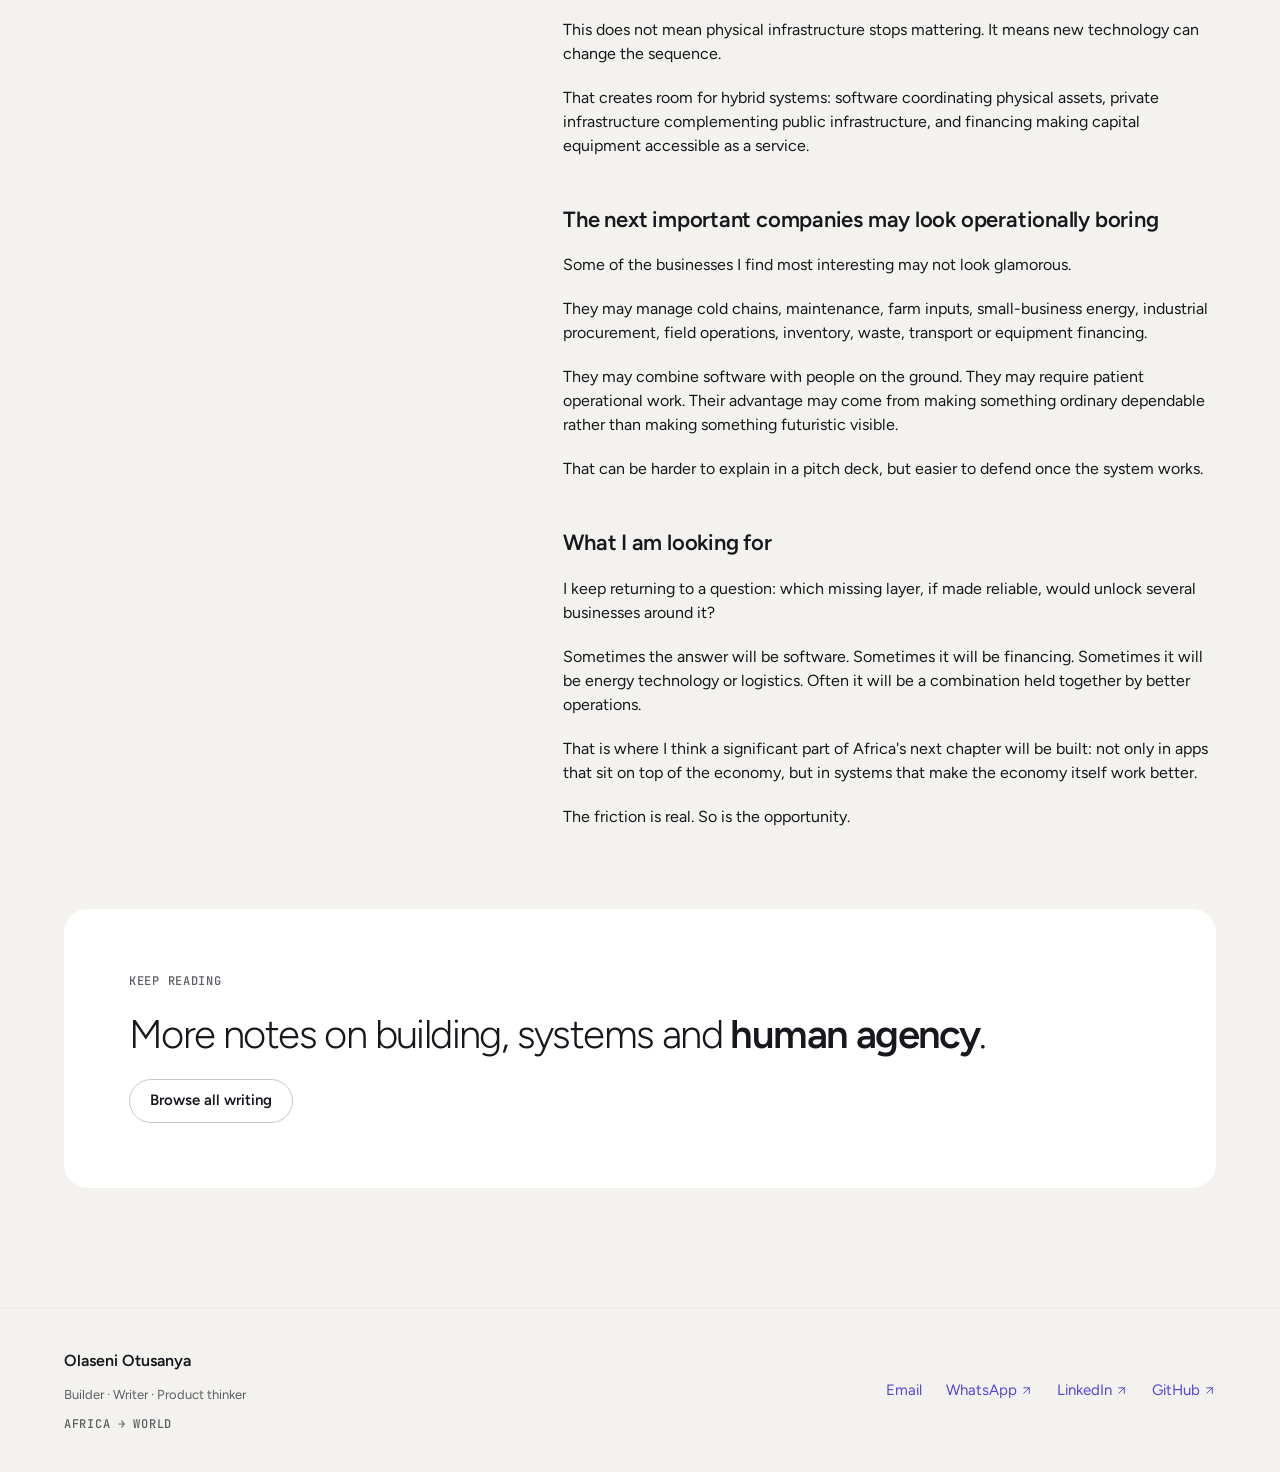
<file: writing/why-the-next-chapter-will-be-built/index.html>
<!doctype html>
<html lang="en">
<head>
  <meta charset="utf-8" />
  <meta name="viewport" content="width=device-width, initial-scale=1" />
  <script>try{var m=localStorage.getItem('ods-mode');if(m==='light'||m==='dark')document.documentElement.setAttribute('data-ods-mode',m)}catch(e){}</script>
  <meta name="description" content="Olaseni Otusanya explores African infrastructure gaps, emerging markets and why valuable new businesses may be operating layers rather than another consumer app." />
  <meta name="robots" content="index,follow,max-image-preview:large" />
  <meta name="author" content="Olaseni Otusanya" />
  <meta property="og:title" content="Why the Next Chapter Will Be Built | Olaseni Otusanya" />
  <meta property="og:description" content="Olaseni Otusanya explores African infrastructure gaps, emerging markets and why valuable new businesses may be operating layers rather than another consumer app." />
  <meta property="og:type" content="article" />
  <meta property="og:url" content="https://olaseniotusanya.site/writing/why-the-next-chapter-will-be-built/" />
  <meta property="og:site_name" content="Olaseni Otusanya" />
  <meta property="og:locale" content="en_US" />
  <meta property="og:image" content="https://olaseniotusanya.site/assets/olaseni-og-1200x630.jpg" />
  <meta property="og:image:secure_url" content="https://olaseniotusanya.site/assets/olaseni-og-1200x630.jpg" />
  <meta property="og:image:type" content="image/jpeg" />
  <meta property="og:image:width" content="1200" />
  <meta property="og:image:height" content="630" />
  <meta property="og:image:alt" content="Olaseni Otusanya — builder, product thinker and entrepreneur" />
  <meta name="twitter:card" content="summary_large_image" />
  <meta name="twitter:title" content="Why the Next Chapter Will Be Built | Olaseni Otusanya" />
  <meta name="twitter:description" content="Olaseni Otusanya explores African infrastructure gaps, emerging markets and why valuable new businesses may be operating layers rather than another consumer app." />
  <meta name="twitter:image" content="https://olaseniotusanya.site/assets/olaseni-og-1200x630.jpg" />
  <meta name="twitter:image:alt" content="Olaseni Otusanya — builder, product thinker and entrepreneur" />
  <link rel="canonical" href="https://olaseniotusanya.site/writing/why-the-next-chapter-will-be-built/" />
  <link rel="icon" href="/favicon.svg" type="image/svg+xml" />
  <link rel="manifest" href="/site.webmanifest" />
  <title>Why the Next Chapter Will Be Built | Olaseni Otusanya</title>
  <script type="application/ld+json">
    {"@context":"https://schema.org","@type":"Article","headline":"Why the Next Chapter Will Be Built","author":{"@type":"Person","name":"Olaseni Otusanya","url":"https://olaseniotusanya.site/"},"datePublished":"2026-09-29","dateModified":"2026-09-29","mainEntityOfPage":"https://olaseniotusanya.site/writing/why-the-next-chapter-will-be-built/","description":"Olaseni Otusanya explores African infrastructure gaps, emerging markets and why valuable new businesses may be operating layers rather than another consumer app.","image":"https://olaseniotusanya.site/assets/olaseni-profile.png","inLanguage":"en"}
    </script>
  <meta name="theme-color" content="#F3F2EE" media="(prefers-color-scheme: light)" />
  <meta name="theme-color" content="#0E0F12" media="(prefers-color-scheme: dark)" />
  <link rel="preconnect" href="https://fonts.googleapis.com" />
  <link rel="preconnect" href="https://fonts.gstatic.com" crossorigin />
  <link rel="stylesheet" href="https://fonts.googleapis.com/css2?family=Figtree:wght@300..700&amp;family=JetBrains+Mono:wght@400..600&amp;display=swap" />
  <link rel="stylesheet" href="/assets/ods/ods-tokens.css?v=0.1.0" />
  <link rel="stylesheet" href="/assets/ods/ods.min.css?v=0.1.0" />
  <link rel="stylesheet" href="/assets/site.css?v=20261120" />
</head>
<body>

<a class="ods-button site-skip" data-variant="inverse" href="#main">Skip to content</a>
<header class="site-header">
  <div class="site-container site-header__inner">
    <a class="site-brand" href="/"><svg class="site-brand__mark" viewBox="0 0 64 64" width="36" height="36" aria-hidden="true" focusable="false"><circle cx="25" cy="32" r="16" /><circle cx="39" cy="32" r="16" /><rect x="27" y="47" width="10" height="5" rx="2.5" /></svg>Olaseni Otusanya</a>
    <div class="site-header__end">
      <nav class="site-nav" aria-label="Main"><a class="site-nav__item" href="/about/">About</a><a class="site-nav__item" href="/portfolio/">Work</a><a class="site-nav__item" href="/writing/" aria-current="true">Writing</a><a class="site-nav__item" href="/unabdicated/">Book</a><a class="site-nav__item" href="/#contact">Contact</a></nav>
      <a class="ods-icon-button site-header__mail" href="mailto:olaseni.otusanya@gmail.com" aria-label="Email Olaseni"><svg width="20" height="20" aria-hidden="true" focusable="false"><use href="/assets/icons.svg#mail"></use></svg></a>
      <button class="ods-icon-button site-mode-toggle" type="button" data-mode-toggle aria-label="Switch colour mode"><svg class="site-icon-moon" width="20" height="20" aria-hidden="true" focusable="false"><use href="/assets/icons.svg#moon"></use></svg><svg class="site-icon-sun" width="20" height="20" aria-hidden="true" focusable="false"><use href="/assets/icons.svg#sun"></use></svg></button>
    </div>
  </div>
</header>

<main id="main">

<article aria-labelledby="essay-title">
  <header class="site-hero">
    <div class="site-container"><div class="site-article__header">
      <p class="site-overline">Africa + Infrastructure</p>
      <h1 class="site-page-title" id="essay-title">Why the Next Chapter Will Be Built</h1>
      <p class="site-lede">In many African markets, the opportunity is inseparable from the friction.</p>
      <ul class="site-meta" aria-label="Essay details"><li>Olaseni Otusanya</li><li>29 September 2026</li><li>Essay</li></ul>
    </div></div>
  </header>
  <div class="site-section site-section--tight">
    <div class="site-container site-split">
      <aside class="site-split__aside site-article__aside" aria-label="Essay summary">
        <a class="ods-link" data-variant="standalone" href="/writing/"><svg class="ods-link__icon" width="20" height="20" aria-hidden="true" focusable="false"><use href="/assets/icons.svg#arrow-left"></use></svg> All writing</a>
        <div class="ods-card" data-variant="subtle">
          <p class="site-overline">Idea</p>
          <p>In many African markets, the opportunity is inseparable from the friction.</p>
        </div>
      </aside>
      <div class="site-prose">
<p>When people talk about opportunity in Africa, the conversation often begins with demographics: a young population, growing cities, rising connectivity and large markets that remain underserved.</p>
<p>Those things matter. But they can make the opportunity sound more automatic than it is.</p>
<p>A large market is not automatically an accessible market. A growing population does not guarantee distribution. Internet access does not eliminate unreliable power, fragmented payments, weak logistics, informal records or the cost of moving goods between places.</p>
<p>In many African markets, the opportunity is inseparable from the friction.</p>
<p>That is exactly why I think some of the most valuable businesses of the next decade will be built around missing operating layers in the real economy.</p>

<h2>The missing layer is often more important than the visible product</h2>
<p>Imagine a farmer with demand for produce but unreliable irrigation. A retailer with customers but inconsistent inventory. A small business that accepts payments but cannot reconcile them cleanly. A household that can afford energy over time but not the upfront cost of a dependable system.</p>
<p>The visible problem is different in each case. Underneath, the pattern is similar: value exists, but the system connecting supply, financing, information and execution is incomplete.</p>
<p>This is where I think builders should pay attention.</p>
<p>Not every opportunity requires inventing a new consumer behavior. Sometimes the opportunity is to make an existing behavior dependable.</p>
<p>Software can coordinate. Financing can bridge upfront cost. Energy technology can make an unreliable input predictable. Better operations can turn an informal process into a service people trust.</p>
<p>The product may look simple from the outside. The real value is often the operating system underneath it.</p>

<h2>Infrastructure is not only concrete and steel</h2>
<p>When we hear infrastructure, we naturally think of roads, ports, grids, water and telecommunications. Those are foundational, but modern commerce also depends on less visible infrastructure.</p>
<p>Identity is infrastructure. Payments are infrastructure. Credit assessment is infrastructure. Inventory visibility is infrastructure. Scheduling, routing, verification and data are infrastructure.</p>
<p>When those layers are weak, businesses compensate manually. People rely on phone calls, notebooks, WhatsApp threads, cash, personal trust and memory. Those workarounds are often surprisingly resilient, but they make scale expensive.</p>
<p>To me, that creates a design brief.</p>
<p>The goal is not always to replace the informal system immediately. It may be to understand why it works, identify the failure points and introduce a better layer gradually.</p>
<p>This is one reason I am skeptical of products designed from the assumption that users will behave exactly like users in wealthier markets. Good systems respect the environment they enter.</p>

<h2>Energy is an operating problem before it is a technology problem</h2>
<p>Energy is a useful example because the technology is only part of the solution.</p>
<p>Solar panels, batteries and inverters are increasingly capable. But the customer does not wake up wanting a battery specification. The customer wants predictable electricity at a price and payment structure they can manage.</p>
<p>That means the actual business system includes load assessment, financing, installation quality, maintenance, monitoring, customer education and after-sales support.</p>
<p>A technically superior system with poor operations can still be a bad service.</p>
<p>The same pattern applies elsewhere. Agriculture is not only seeds and yield. It is water, inputs, aggregation, storage, transport, market access and timing. Logistics is not only vehicles. It is routing, utilization, trust, payment and coordination.</p>
<p>The gap between technology and dependable service is where operating businesses are built.</p>

<h2>Financing can be part of the product</h2>
<p>One recurring mistake in emerging markets is treating affordability only as a pricing problem.</p>
<p>Sometimes the customer can afford the service economically but cannot afford the timing of the payment.</p>
<p>A household may spend a meaningful amount on generators and fuel over a year yet struggle to pay for a solar system upfront. A farmer may have a productive use for irrigation equipment but earn revenue seasonally. A small merchant may need inventory before the sales that will pay for it.</p>
<p>In those cases, financing is not a separate department. It may be part of the product architecture.</p>
<p>Pay-as-you-go models, subscriptions, lease-to-own structures, equipment financing and embedded credit can convert inaccessible infrastructure into usable service.</p>
<p>Financing creates risk, of course. That is why data, underwriting, repayment collection and asset monitoring become part of the same system.</p>
<p>Again, the opportunity is not one component. It is the integration of several components that make the service reliable.</p>

<h2>Africa does not need to copy every development sequence</h2>
<p>There is a temptation to imagine development as a fixed ladder. Every market is expected to build the same systems in the same order as countries that industrialized earlier.</p>
<p>I do not think technology works that way.</p>
<p>Mobile phones allowed many people to skip landlines. Distributed solar can provide dependable power without waiting for perfect grid reliability everywhere. Digital financial tools can make transactions possible where formal banking infrastructure is thin.</p>
<p>This does not mean physical infrastructure stops mattering. It means new technology can change the sequence.</p>
<p>That creates room for hybrid systems: software coordinating physical assets, private infrastructure complementing public infrastructure, and financing making capital equipment accessible as a service.</p>

<h2>The next important companies may look operationally boring</h2>
<p>Some of the businesses I find most interesting may not look glamorous.</p>
<p>They may manage cold chains, maintenance, farm inputs, small-business energy, industrial procurement, field operations, inventory, waste, transport or equipment financing.</p>
<p>They may combine software with people on the ground. They may require patient operational work. Their advantage may come from making something ordinary dependable rather than making something futuristic visible.</p>
<p>That can be harder to explain in a pitch deck, but easier to defend once the system works.</p>

<h2>What I am looking for</h2>
<p>I keep returning to a question: which missing layer, if made reliable, would unlock several businesses around it?</p>
<p>Sometimes the answer will be software. Sometimes it will be financing. Sometimes it will be energy technology or logistics. Often it will be a combination held together by better operations.</p>
<p>That is where I think a significant part of Africa's next chapter will be built: not only in apps that sit on top of the economy, but in systems that make the economy itself work better.</p>
<p>The friction is real. So is the opportunity.</p>
      </div>
    </div>
  </div>
</article>
<section class="site-section site-section--tight" aria-labelledby="keep-title">
  <div class="site-container">
    <div class="ods-card site-cta">
      <div class="site-stack">
        <p class="site-overline">Keep reading</p>
        <h2 class="site-section__title" id="keep-title">More notes on building, systems and <strong>human agency</strong>.</h2>
        <div class="site-actions"><a class="ods-button" data-variant="secondary" href="/writing/"><span class="ods-button__label">Browse all writing</span></a></div>
      </div>
    </div>
  </div>
</section>
</main>

<footer class="site-footer">
  <div class="site-container site-footer__inner">
    <div class="site-stack site-stack--tight">
      <p class="site-footer__name">Olaseni Otusanya</p>
      <p class="site-small">Builder · Writer · Product thinker</p>
      <p class="site-overline">Africa → World</p>
    </div>
    <ul class="site-links" aria-label="Contact and profiles">
      <li><a class="ods-link" data-variant="standalone" href="mailto:olaseni.otusanya@gmail.com">Email</a></li>
      <li><a class="ods-link" data-variant="standalone" href="https://wa.me/19852447681" target="_blank" rel="noopener noreferrer">WhatsApp<svg class="ods-link__icon" width="20" height="20" aria-hidden="true" focusable="false"><use href="/assets/icons.svg#arrow-up-right"></use></svg><span class="ods-visually-hidden"> (opens in a new tab)</span></a></li>
      <li><a class="ods-link" data-variant="standalone" href="https://www.linkedin.com/in/olaseniotusanya" target="_blank" rel="noopener noreferrer">LinkedIn<svg class="ods-link__icon" width="20" height="20" aria-hidden="true" focusable="false"><use href="/assets/icons.svg#arrow-up-right"></use></svg><span class="ods-visually-hidden"> (opens in a new tab)</span></a></li>
      <li><a class="ods-link" data-variant="standalone" href="https://github.com/5kodds" target="_blank" rel="noopener noreferrer">GitHub<svg class="ods-link__icon" width="20" height="20" aria-hidden="true" focusable="false"><use href="/assets/icons.svg#arrow-up-right"></use></svg><span class="ods-visually-hidden"> (opens in a new tab)</span></a></li>
    </ul>
  </div>
</footer>
<nav class="ods-bottom-bar site-bottom-bar" data-labels="visible" aria-label="Main"><a class="ods-bottom-bar__item" href="/"><svg width="20" height="20" aria-hidden="true" focusable="false"><use href="/assets/icons.svg#house"></use></svg><span class="ods-bottom-bar__label">Home</span></a><a class="ods-bottom-bar__item" href="/about/"><svg width="20" height="20" aria-hidden="true" focusable="false"><use href="/assets/icons.svg#user"></use></svg><span class="ods-bottom-bar__label">About</span></a><a class="ods-bottom-bar__item" href="/portfolio/"><svg width="20" height="20" aria-hidden="true" focusable="false"><use href="/assets/icons.svg#briefcase"></use></svg><span class="ods-bottom-bar__label">Work</span></a><a class="ods-bottom-bar__item" href="/writing/" aria-current="true"><svg width="20" height="20" aria-hidden="true" focusable="false"><use href="/assets/icons.svg#pen-line"></use></svg><span class="ods-bottom-bar__label">Writing</span></a><a class="ods-bottom-bar__item" href="/unabdicated/"><svg width="20" height="20" aria-hidden="true" focusable="false"><use href="/assets/icons.svg#book-open"></use></svg><span class="ods-bottom-bar__label">Book</span></a></nav>
<script src="/assets/site.js?v=20261120"></script>
</body>
</html>
</file>
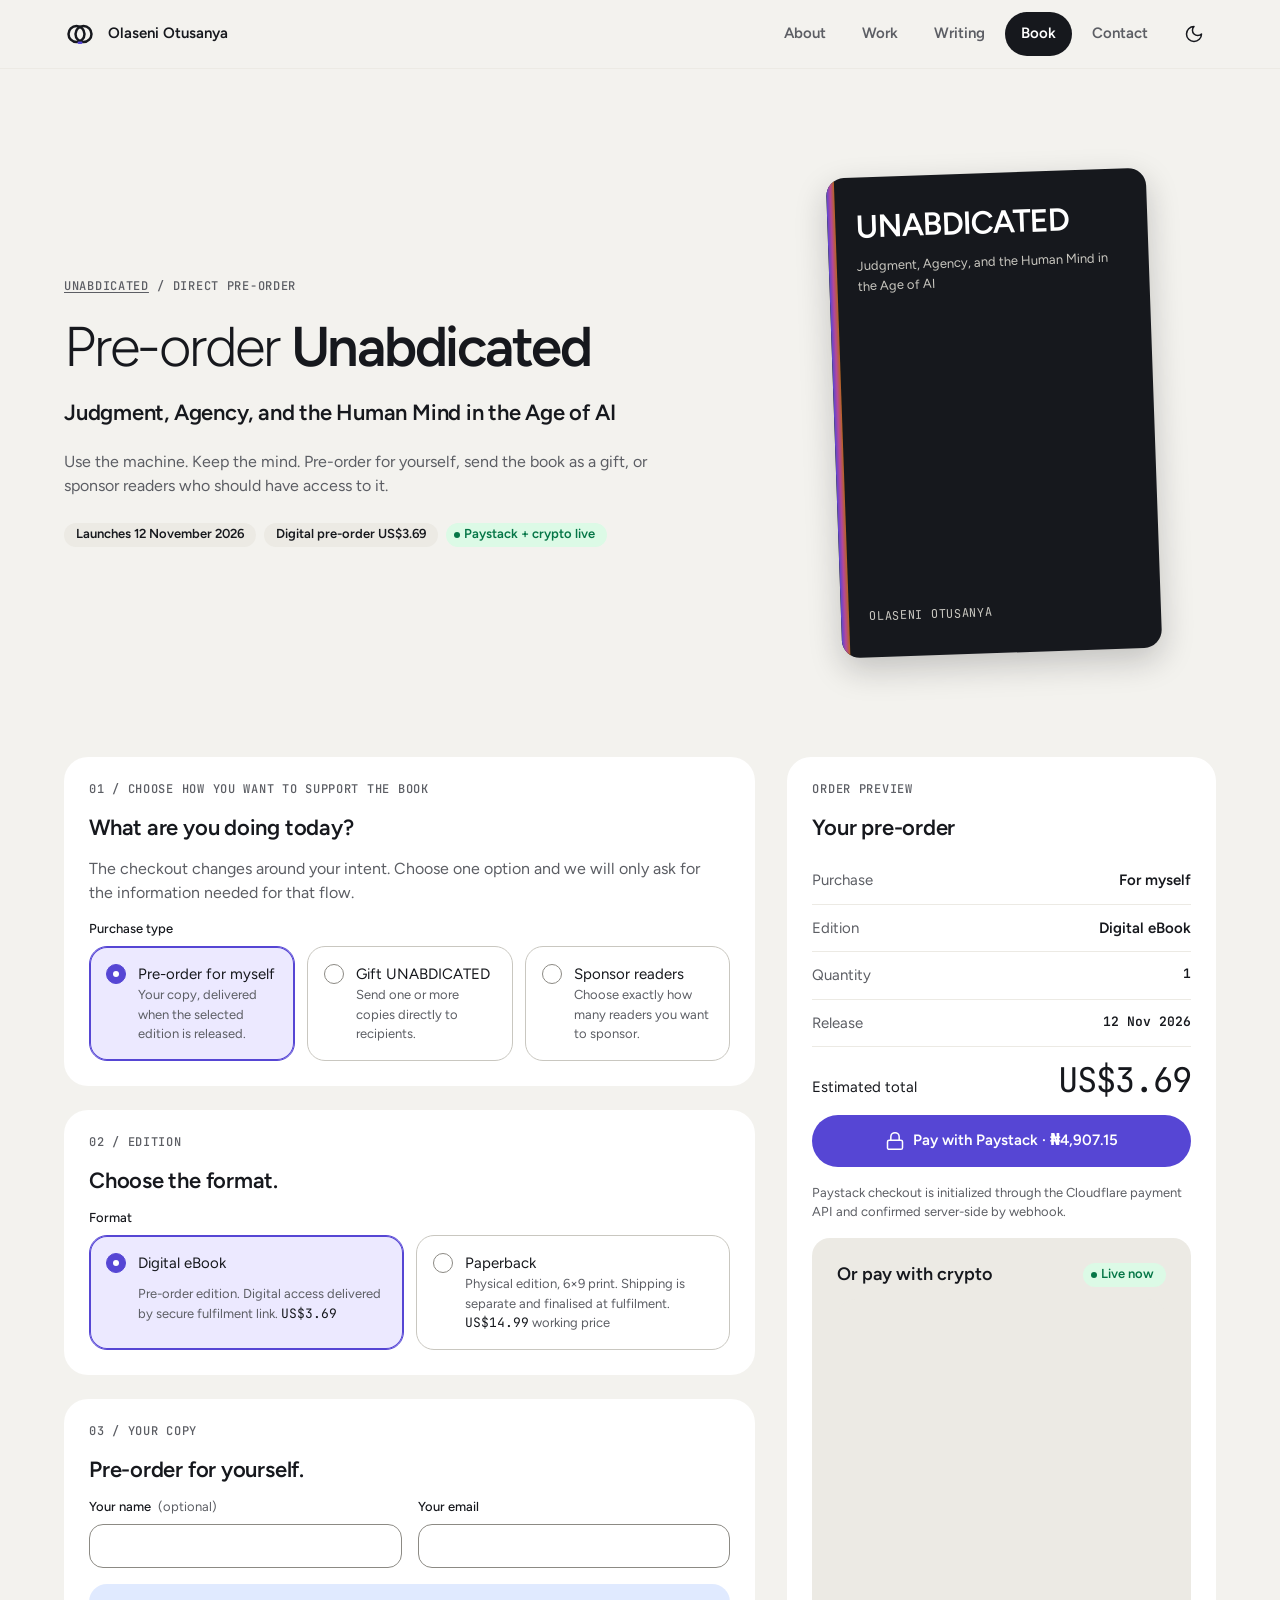
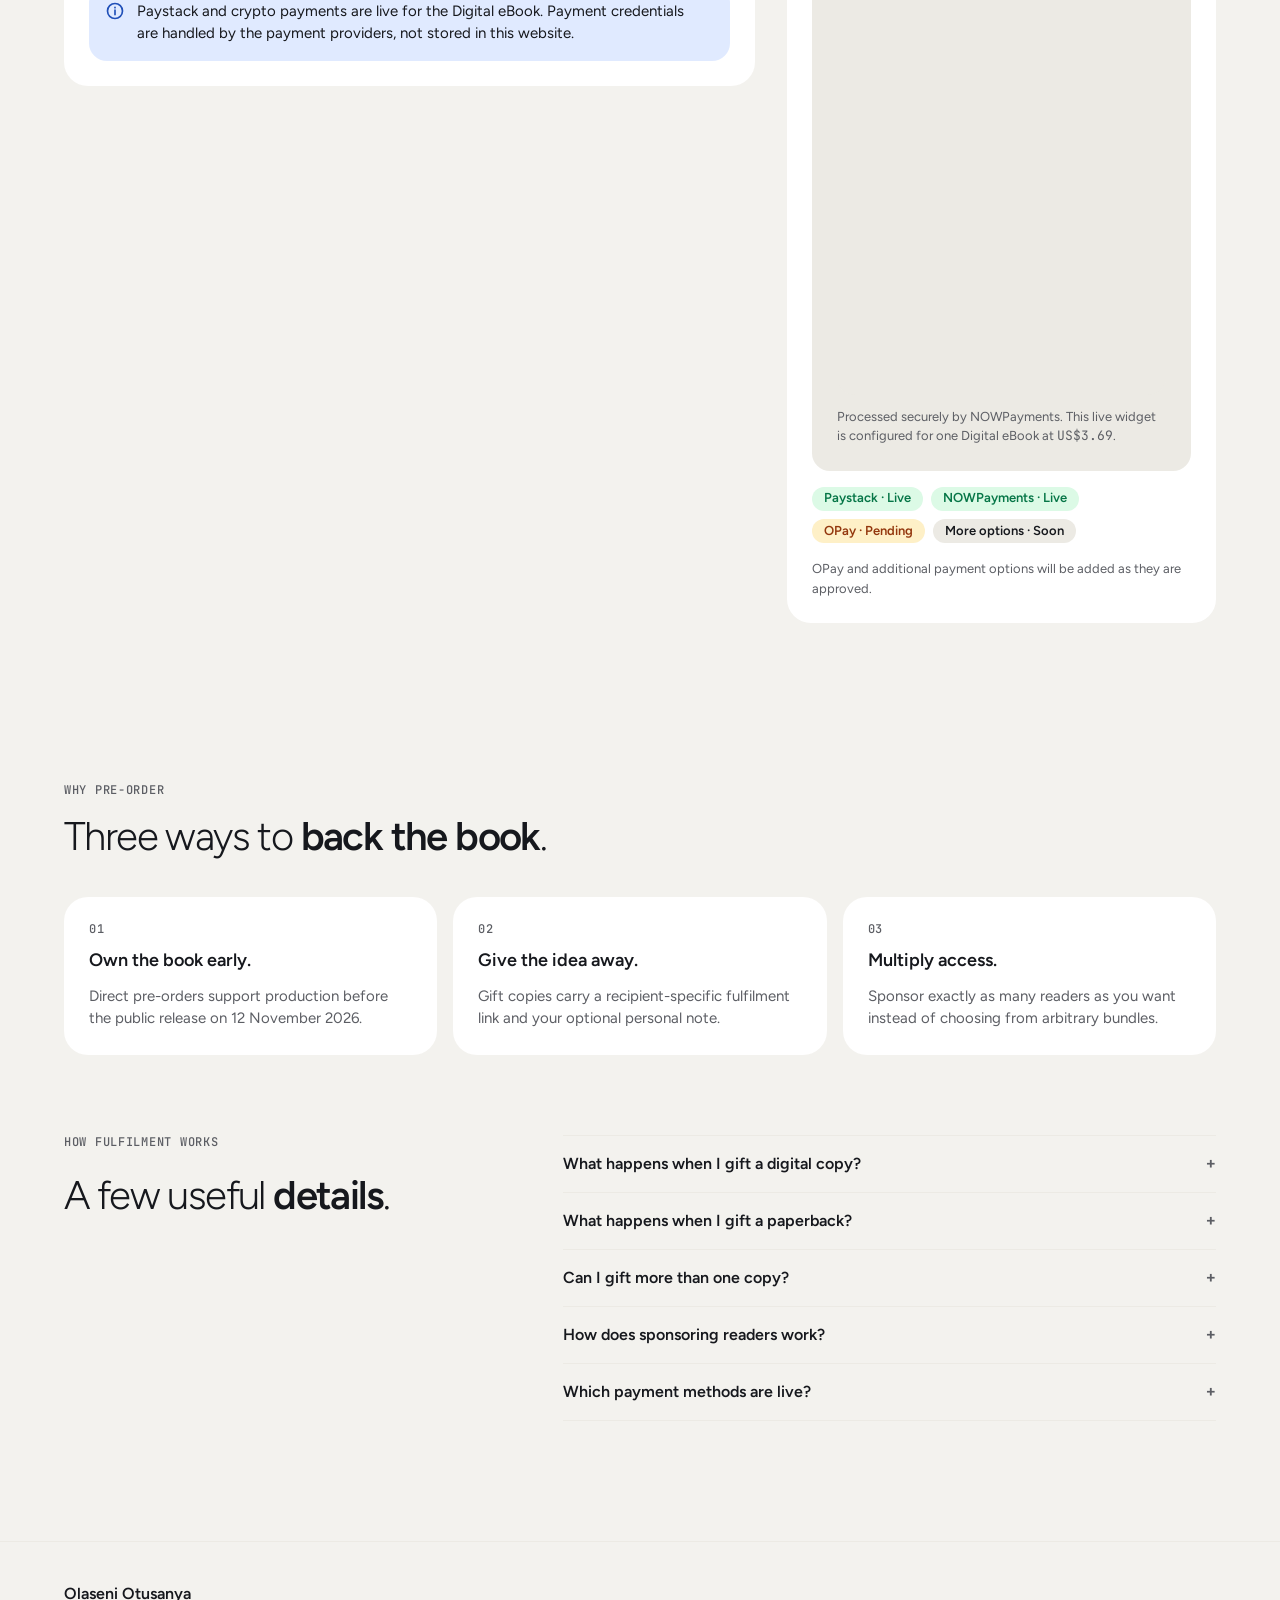
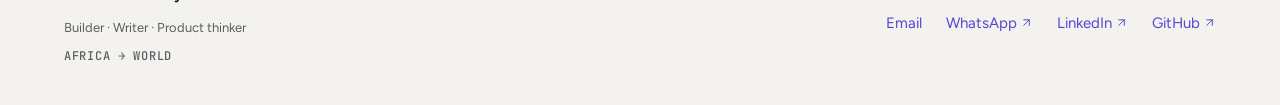
<file: unabdicated/preorder.html>
<!doctype html>
<html lang="en">
<head>
  <meta charset="utf-8" />
  <title>Pre-order UNABDICATED | Olaseni Otusanya</title>
  <link rel="canonical" href="https://olaseniotusanya.site/unabdicated/preorder/" />
  <meta name="robots" content="noindex,follow" />
  <meta http-equiv="refresh" content="0; url=/unabdicated/preorder/" />
</head>
<body>
  <p>The pre-order page has moved to <a href="/unabdicated/preorder/">/unabdicated/preorder/</a>.</p>
  <script>location.replace('/unabdicated/preorder/' + location.search + location.hash);</script>
</body>
</html>
</file>
<file: assets/ods/ods-tokens.css>
/**
 * ODS tokens — primitives, mode-independent semantic tokens, light and dark modes.
 * Generated by packages/tokens/build.mjs from /tokens (DTCG). Do not edit by hand.
 */
@layer ods.tokens {
  :root {
    --ods-color-transparent: rgba(0, 0, 0, 0); /** Fully transparent */
    --ods-color-stone-0: #ffffff;
    --ods-color-stone-50: #f3f2ee;
    --ods-color-stone-100: #eceae4;
    --ods-color-stone-200: #e2e0d9;
    --ods-color-stone-300: #c9c7c0;
    --ods-color-stone-500: #8c8a84;
    --ods-color-graphite-300: #a6a7ad;
    --ods-color-graphite-500: #6e7079;
    --ods-color-graphite-600: #5c5e64;
    --ods-color-graphite-700: #3a3c43;
    --ods-color-graphite-800: #2e3036;
    --ods-color-graphite-850: #212227;
    --ods-color-graphite-900: #16181d;
    --ods-color-graphite-950: #0e0f12;
    --ods-color-graphite-alpha-12: rgba(22, 24, 29, 0.12);
    --ods-color-graphite-alpha-22: rgba(22, 24, 29, 0.22);
    --ods-color-graphite-alpha-40: rgba(22, 24, 29, 0.4);
    --ods-color-graphite-alpha-08: rgba(22, 24, 29, 0.08);
    --ods-color-black-alpha-50: rgba(0, 0, 0, 0.5);
    --ods-color-black-alpha-55: rgba(0, 0, 0, 0.55);
    --ods-color-black-alpha-60: rgba(0, 0, 0, 0.6);
    --ods-color-violet-50: #f5f3ff;
    --ods-color-violet-100: #ece9ff;
    --ods-color-violet-200: #d6d0ff;
    --ods-color-violet-300: #b3a8ff;
    --ods-color-violet-400: #9d8fff;
    --ods-color-violet-500: #7563f0;
    --ods-color-violet-600: #5646d4;
    --ods-color-violet-700: #4537b8;
    --ods-color-violet-800: #382c99;
    --ods-color-violet-900: #261d6b;
    --ods-color-violet-alpha-16: rgba(157, 143, 255, 0.16);
    --ods-color-violet-alpha-28: rgba(157, 143, 255, 0.28);
    --ods-color-green-100: #dcfae6;
    --ods-color-green-400: #4fd1a5;
    --ods-color-green-700: #067647;
    --ods-color-green-alpha-14: rgba(79, 209, 165, 0.14);
    --ods-color-amber-100: #fef0c7;
    --ods-color-amber-400: #ffb547;
    --ods-color-amber-800: #93370d;
    --ods-color-amber-alpha-14: rgba(255, 181, 71, 0.14);
    --ods-color-red-100: #fee4e2;
    --ods-color-red-400: #ff7a6e;
    --ods-color-red-600: #b42318;
    --ods-color-red-700: #912018;
    --ods-color-red-alpha-14: rgba(255, 122, 110, 0.14);
    --ods-color-red-alpha-16: rgba(255, 122, 110, 0.16);
    --ods-color-red-alpha-24: rgba(255, 122, 110, 0.24);
    --ods-color-blue-100: #e0eaff;
    --ods-color-blue-400: #7cb4ff;
    --ods-color-blue-700: #1f4fb8;
    --ods-color-blue-alpha-14: rgba(124, 180, 255, 0.14);
    --ods-color-magenta-400: #e37bd0;
    --ods-color-magenta-600: #b4479a;
    --ods-color-orange-600: #b8651f;
    --ods-space-0: 0;
    --ods-space-1: 4px;
    --ods-space-2: 8px;
    --ods-space-3: 12px;
    --ods-space-4: 16px;
    --ods-space-5: 20px;
    --ods-space-6: 24px;
    --ods-space-7: 28px;
    --ods-space-8: 32px;
    --ods-space-10: 40px;
    --ods-space-12: 48px;
    --ods-space-14: 56px;
    --ods-space-16: 64px;
    --ods-space-20: 80px;
    --ods-space-24: 96px;
    --ods-space-0-5: 2px;
    --ods-radius-0: 0;
    --ods-radius-4: 4px;
    --ods-radius-8: 8px;
    --ods-radius-12: 12px;
    --ods-radius-14: 14px;
    --ods-radius-18: 18px;
    --ods-radius-24: 24px;
    --ods-radius-28: 28px;
    --ods-radius-full: 9999px; /** Pill / circle */
    --ods-border-width-1: 1px;
    --ods-border-width-2: 2px;
    --ods-border-width-4: 4px;
    --ods-size-16: 16px;
    --ods-size-18: 18px;
    --ods-size-20: 20px;
    --ods-size-24: 24px;
    --ods-size-32: 32px;
    --ods-size-36: 36px;
    --ods-size-40: 40px;
    --ods-size-44: 44px;
    --ods-size-48: 48px;
    --ods-size-52: 52px;
    --ods-size-56: 56px;
    --ods-breakpoint-sm: 640px;
    --ods-breakpoint-md: 768px;
    --ods-breakpoint-lg: 1024px;
    --ods-breakpoint-xl: 1280px;
    --ods-breakpoint-2xl: 1536px;
    --ods-duration-instant: 0ms;
    --ods-duration-fast: 120ms;
    --ods-duration-base: 200ms;
    --ods-duration-slow: 320ms;
    --ods-duration-slower: 480ms;
    --ods-easing-standard: cubic-bezier(0.2, 0, 0, 1); /** Default for state changes */
    --ods-easing-decelerate: cubic-bezier(0, 0, 0.2, 1); /** Elements entering */
    --ods-easing-accelerate: cubic-bezier(0.4, 0, 1, 1); /** Elements leaving */
    --ods-font-family-sans: Figtree, 'Figtree Variable', ui-sans-serif, system-ui, -apple-system, 'Segoe UI', sans-serif; /** UI text. SIL OFL. Lists both the plain family name (Google Fonts) and the "Variable" name that @fontsource-variable registers, so either loading method works. */
    --ods-font-family-mono: 'JetBrains Mono', 'JetBrains Mono Variable', ui-monospace, SFMono-Regular, Menlo, Consolas, monospace; /** Numbers, data, code, overlines. SIL OFL. Lists both the plain family name (Google Fonts) and the "Variable" name that @fontsource-variable registers, so either loading method works. */
    --ods-font-weight-light: 300;
    --ods-font-weight-regular: 400;
    --ods-font-weight-medium: 500;
    --ods-font-weight-semibold: 600;
    --ods-font-weight-bold: 700;
    --ods-font-size-11: 0.6875rem;
    --ods-font-size-12: 0.75rem;
    --ods-font-size-13: 0.8125rem;
    --ods-font-size-15: 0.9375rem;
    --ods-font-size-16: 1rem;
    --ods-font-size-18: 1.125rem;
    --ods-font-size-20: 1.25rem;
    --ods-font-size-22: 1.375rem;
    --ods-font-size-24: 1.5rem;
    --ods-font-size-28: 1.75rem;
    --ods-font-size-32: 2rem;
    --ods-font-size-34: 2.125rem;
    --ods-font-size-40: 2.5rem;
    --ods-font-size-48: 3rem;
    --ods-font-size-56: 3.5rem;
    --ods-font-size-68: 4.25rem;
    --ods-font-line-height-100: 1;
    --ods-font-line-height-105: 1.05;
    --ods-font-line-height-110: 1.1;
    --ods-font-line-height-125: 1.25;
    --ods-font-line-height-130: 1.3;
    --ods-font-line-height-140: 1.4;
    --ods-font-line-height-150: 1.5;
    --ods-font-line-height-160: 1.6;
    --ods-font-letter-spacing-tightest: -0.05em;
    --ods-font-letter-spacing-tighter: -0.04em;
    --ods-font-letter-spacing-tight: -0.03em;
    --ods-font-letter-spacing-snug: -0.02em;
    --ods-font-letter-spacing-slight: -0.01em;
    --ods-font-letter-spacing-normal: 0;
    --ods-font-letter-spacing-wide: 0.04em;
    --ods-font-letter-spacing-wider: 0.06em;
    --ods-font-letter-spacing-widest: 0.08em;
    --ods-layout-sidebar-width: 260px;
    --ods-layout-sidebar-min-width: 220px;
    --ods-layout-content-max-width: 1440px;
    --ods-z-index-base: 0;
    --ods-z-index-raised: 10;
    --ods-z-index-dropdown: 1000;
    --ods-z-index-sticky: 1100;
    --ods-z-index-overlay: 1200;
    --ods-z-index-modal: 1300;
    --ods-z-index-toast: 1400;
    --ods-z-index-tooltip: 1500;
    --ods-radius-button: var(--ods-radius-full);
    --ods-radius-chip: var(--ods-radius-full);
    --ods-radius-tab: var(--ods-radius-full);
    --ods-radius-avatar: var(--ods-radius-full);
    --ods-radius-input: var(--ods-radius-14);
    --ods-radius-tile: var(--ods-radius-18); /** Nested tiles inside cards */
    --ods-radius-menu: var(--ods-radius-18);
    --ods-radius-card: var(--ods-radius-24);
    --ods-radius-dialog: var(--ods-radius-24);
    --ods-radius-sheet: var(--ods-radius-28); /** Mobile full-width cards and bottom sheets */
    --ods-radius-badge: var(--ods-radius-full);
    --ods-radius-table-row: var(--ods-radius-18);
    --ods-radius-selection: var(--ods-radius-4); /** Checkbox corners (Q-3: 4 px) */
    --ods-border-width-default: var(--ods-border-width-1);
    --ods-border-width-control: var(--ods-border-width-1);
    --ods-border-width-control-active: var(--ods-border-width-2);
    --ods-border-width-focus: var(--ods-border-width-2);
    --ods-border-width-focus-halo: var(--ods-border-width-4);
    --ods-size-control-sm: var(--ods-size-36);
    --ods-size-control-md: var(--ods-size-44);
    --ods-size-control-lg: var(--ods-size-52);
    --ods-size-icon-sm: var(--ods-size-16);
    --ods-size-icon-md: var(--ods-size-20);
    --ods-size-icon-lg: var(--ods-size-24);
    --ods-size-avatar-sm: var(--ods-size-32);
    --ods-size-avatar-md: var(--ods-size-40);
    --ods-size-avatar-lg: var(--ods-size-44);
    --ods-size-touch-target: var(--ods-size-44); /** Minimum interactive area on touch layouts (WCAG 2.5.8 is 24 px; ODS uses 44 px) */
    --ods-size-table-row: var(--ods-size-56); /** Table row height, comfortable density */
    --ods-layout-gutter-mobile: var(--ods-space-4);
    --ods-layout-gutter-desktop: var(--ods-space-6);
    --ods-layout-card-padding-sm: var(--ods-space-4);
    --ods-layout-card-padding-md: var(--ods-space-6);
    --ods-layout-gap-sm: var(--ods-space-2);
    --ods-layout-gap-md: var(--ods-space-4);
    --ods-layout-gap-lg: var(--ods-space-6);
    --ods-text-display-lg-font-family: var(--ods-font-family-sans);
    --ods-text-display-lg-font-size: var(--ods-font-size-56);
    --ods-text-display-lg-font-weight: var(--ods-font-weight-light);
    --ods-text-display-lg-line-height: var(--ods-font-line-height-100);
    --ods-text-display-lg-letter-spacing: var(--ods-font-letter-spacing-tighter);
    --ods-text-display-md-font-family: var(--ods-font-family-sans);
    --ods-text-display-md-font-size: var(--ods-font-size-40);
    --ods-text-display-md-font-weight: var(--ods-font-weight-light);
    --ods-text-display-md-line-height: var(--ods-font-line-height-105);
    --ods-text-display-md-letter-spacing: var(--ods-font-letter-spacing-tighter);
    --ods-text-display-sm-font-family: var(--ods-font-family-sans);
    --ods-text-display-sm-font-size: var(--ods-font-size-32);
    --ods-text-display-sm-font-weight: var(--ods-font-weight-light);
    --ods-text-display-sm-line-height: var(--ods-font-line-height-110);
    --ods-text-display-sm-letter-spacing: var(--ods-font-letter-spacing-tight);
    --ods-text-heading-lg-font-family: var(--ods-font-family-sans);
    --ods-text-heading-lg-font-size: var(--ods-font-size-22);
    --ods-text-heading-lg-font-weight: var(--ods-font-weight-semibold);
    --ods-text-heading-lg-line-height: var(--ods-font-line-height-125);
    --ods-text-heading-lg-letter-spacing: var(--ods-font-letter-spacing-slight);
    --ods-text-heading-md-font-family: var(--ods-font-family-sans);
    --ods-text-heading-md-font-size: var(--ods-font-size-18);
    --ods-text-heading-md-font-weight: var(--ods-font-weight-semibold);
    --ods-text-heading-md-line-height: var(--ods-font-line-height-130);
    --ods-text-heading-md-letter-spacing: var(--ods-font-letter-spacing-normal);
    --ods-text-heading-sm-font-family: var(--ods-font-family-sans);
    --ods-text-heading-sm-font-size: var(--ods-font-size-16);
    --ods-text-heading-sm-font-weight: var(--ods-font-weight-semibold);
    --ods-text-heading-sm-line-height: var(--ods-font-line-height-140);
    --ods-text-heading-sm-letter-spacing: var(--ods-font-letter-spacing-normal);
    --ods-text-body-lg-font-family: var(--ods-font-family-sans);
    --ods-text-body-lg-font-size: var(--ods-font-size-16);
    --ods-text-body-lg-font-weight: var(--ods-font-weight-regular);
    --ods-text-body-lg-line-height: var(--ods-font-line-height-150);
    --ods-text-body-lg-letter-spacing: var(--ods-font-letter-spacing-normal);
    --ods-text-body-md-font-family: var(--ods-font-family-sans);
    --ods-text-body-md-font-size: var(--ods-font-size-15);
    --ods-text-body-md-font-weight: var(--ods-font-weight-regular);
    --ods-text-body-md-line-height: var(--ods-font-line-height-150);
    --ods-text-body-md-letter-spacing: var(--ods-font-letter-spacing-normal);
    --ods-text-body-sm-font-family: var(--ods-font-family-sans);
    --ods-text-body-sm-font-size: var(--ods-font-size-13);
    --ods-text-body-sm-font-weight: var(--ods-font-weight-regular);
    --ods-text-body-sm-line-height: var(--ods-font-line-height-150);
    --ods-text-body-sm-letter-spacing: var(--ods-font-letter-spacing-normal);
    --ods-text-label-md-font-family: var(--ods-font-family-sans);
    --ods-text-label-md-font-size: var(--ods-font-size-15);
    --ods-text-label-md-font-weight: var(--ods-font-weight-semibold);
    --ods-text-label-md-line-height: var(--ods-font-line-height-130);
    --ods-text-label-md-letter-spacing: var(--ods-font-letter-spacing-normal);
    --ods-text-label-sm-font-family: var(--ods-font-family-sans);
    --ods-text-label-sm-font-size: var(--ods-font-size-13);
    --ods-text-label-sm-font-weight: var(--ods-font-weight-medium);
    --ods-text-label-sm-line-height: var(--ods-font-line-height-130);
    --ods-text-label-sm-letter-spacing: var(--ods-font-letter-spacing-normal);
    --ods-text-overline-font-family: var(--ods-font-family-mono);
    --ods-text-overline-font-size: var(--ods-font-size-12);
    --ods-text-overline-font-weight: var(--ods-font-weight-medium);
    --ods-text-overline-line-height: var(--ods-font-line-height-130);
    --ods-text-overline-letter-spacing: var(--ods-font-letter-spacing-wider);
    --ods-text-data-hero-font-family: var(--ods-font-family-mono);
    --ods-text-data-hero-font-size: var(--ods-font-size-56);
    --ods-text-data-hero-font-weight: var(--ods-font-weight-regular);
    --ods-text-data-hero-line-height: var(--ods-font-line-height-100);
    --ods-text-data-hero-letter-spacing: var(--ods-font-letter-spacing-tighter);
    --ods-text-data-lg-font-family: var(--ods-font-family-mono);
    --ods-text-data-lg-font-size: var(--ods-font-size-34);
    --ods-text-data-lg-font-weight: var(--ods-font-weight-regular);
    --ods-text-data-lg-line-height: var(--ods-font-line-height-100);
    --ods-text-data-lg-letter-spacing: var(--ods-font-letter-spacing-tight);
    --ods-text-data-md-font-family: var(--ods-font-family-mono);
    --ods-text-data-md-font-size: var(--ods-font-size-20);
    --ods-text-data-md-font-weight: var(--ods-font-weight-regular);
    --ods-text-data-md-line-height: var(--ods-font-line-height-130);
    --ods-text-data-md-letter-spacing: var(--ods-font-letter-spacing-snug);
    --ods-text-data-sm-font-family: var(--ods-font-family-mono);
    --ods-text-data-sm-font-size: var(--ods-font-size-13);
    --ods-text-data-sm-font-weight: var(--ods-font-weight-regular);
    --ods-text-data-sm-line-height: var(--ods-font-line-height-140);
    --ods-text-data-sm-letter-spacing: var(--ods-font-letter-spacing-normal);
    --ods-font-weight-emphasis: var(--ods-font-weight-semibold); /** Keyword emphasis inside light display headings */
    --ods-motion-duration-feedback: var(--ods-duration-fast); /** Hover, press, toggle */
    --ods-motion-duration-transition: var(--ods-duration-base); /** Tabs, accordions, colour changes */
    --ods-motion-duration-enter: var(--ods-duration-slow); /** Dialogs, sheets, toasts appearing */
    --ods-motion-duration-emphasis: var(--ods-duration-slower); /** Progress fills, celebratory moments */
    --ods-motion-easing-standard: var(--ods-easing-standard);
    --ods-motion-easing-enter: var(--ods-easing-decelerate);
    --ods-motion-easing-exit: var(--ods-easing-accelerate);
  }

  :root,
  [data-ods-mode="light"] {
    color-scheme: light;
    --ods-color-bg-canvas: var(--ods-color-stone-50); /** Page background */
    --ods-color-bg-surface: var(--ods-color-stone-0); /** Cards, sidebar, sheets */
    --ods-color-bg-subtle: var(--ods-color-stone-100); /** Segmented tracks, table rows, nested tiles */
    --ods-color-bg-inverse: var(--ods-color-graphite-900); /** Anchor elements: avatar, active filter chip */
    --ods-color-bg-inverse-hover: var(--ods-color-graphite-800); /** Hover and press on bg.inverse (inverse buttons) */
    --ods-color-bg-overlay: var(--ods-color-graphite-alpha-40); /** Scrim behind dialogs */
    --ods-color-bg-field: var(--ods-color-stone-0); /** Inputs, selects, checkboxes. Darker than its card in dark mode */
    --ods-color-bg-subtle-hover: var(--ods-color-stone-200); /** Hover for items that already sit on bg.subtle (table rows, list items) */
    --ods-color-bg-thumb: var(--ods-color-stone-0); /** Switch knob (and future slider thumbs) on an off-state track */
    --ods-color-text-primary: var(--ods-color-graphite-900);
    --ods-color-text-muted: var(--ods-color-graphite-600); /** Labels, meta, secondary text */
    --ods-color-text-disabled: var(--ods-color-stone-500); /** Disabled text (exempt from contrast minimum) */
    --ods-color-text-inverse: var(--ods-color-stone-0); /** Text on bg.inverse */
    --ods-color-text-link: var(--ods-color-violet-600);
    --ods-color-text-inverse-muted: var(--ods-color-stone-300); /** Secondary text on bg.inverse (toast and tooltip meta) */
    --ods-color-border-card: var(--ods-color-transparent); /** Light mode uses fill contrast; dark mode uses a 1 px border */
    --ods-color-border-divider: var(--ods-color-stone-100);
    --ods-color-border-secondary: var(--ods-color-stone-300); /** Secondary button outline */
    --ods-color-border-control: var(--ods-color-stone-500); /** Input boundary (≥ 3:1) */
    --ods-color-border-control-hover: var(--ods-color-graphite-600);
    --ods-color-border-selected: var(--ods-color-graphite-500); /** Outline of the selected segment in segmented tabs (≥ 3:1 against the track) */
    --ods-color-action-primary-bg: var(--ods-color-violet-600);
    --ods-color-action-primary-bg-hover: var(--ods-color-violet-700);
    --ods-color-action-primary-bg-active: var(--ods-color-violet-800);
    --ods-color-action-primary-fg: var(--ods-color-stone-0); /** Text/icon on action.primary.bg */
    --ods-color-action-primary-tint: var(--ods-color-violet-100); /** Tonal buttons, selected rows, focus halo */
    --ods-color-action-primary-tint-hover: var(--ods-color-violet-200); /** Tonal button hover and press */
    --ods-color-action-primary-text: var(--ods-color-violet-600); /** Ghost buttons, accent text on surfaces */
    --ods-color-action-primary-text-hover: var(--ods-color-violet-700); /** Text on action.primary.tint-hover */
    --ods-color-action-secondary-bg: var(--ods-color-stone-0);
    --ods-color-action-secondary-bg-hover: var(--ods-color-stone-50);
    --ods-color-action-secondary-fg: var(--ods-color-graphite-900);
    --ods-color-action-danger-bg: var(--ods-color-red-600);
    --ods-color-action-danger-bg-hover: var(--ods-color-red-700);
    --ods-color-action-danger-fg: var(--ods-color-stone-0);
    --ods-color-action-disabled-bg: var(--ods-color-stone-100);
    --ods-color-action-disabled-fg: var(--ods-color-stone-500);
    --ods-color-status-success-fg: var(--ods-color-green-700);
    --ods-color-status-success-bg: var(--ods-color-green-100);
    --ods-color-status-warning-fg: var(--ods-color-amber-800);
    --ods-color-status-warning-bg: var(--ods-color-amber-100);
    --ods-color-status-danger-fg: var(--ods-color-red-600);
    --ods-color-status-danger-bg: var(--ods-color-red-100);
    --ods-color-status-info-fg: var(--ods-color-blue-700);
    --ods-color-status-info-bg: var(--ods-color-blue-100);
    --ods-color-status-live-fg: var(--ods-color-red-600); /** Live / real-time indicator text and dot (LIVE badges, streaming, recording). Same values as danger today; a separate role so themes can recolour live without touching destructive meaning */
    --ods-color-status-live-bg: var(--ods-color-red-100); /** Tonal fill behind live indicators */
    --ods-color-focus-ring: var(--ods-color-violet-600); /** 2 px focus outline (≥ 3:1 against canvas and surface) */
    --ods-color-focus-halo: var(--ods-color-violet-100); /** 4 px soft halo outside the ring */
    --ods-color-data-spectrum-start: var(--ods-color-violet-600); /** Spectrum: progress and highlights only, never behind text */
    --ods-color-data-spectrum-mid: var(--ods-color-magenta-600);
    --ods-color-data-spectrum-end: var(--ods-color-orange-600);
    --ods-color-data-track: var(--ods-color-stone-100); /** Empty part of progress bars */
    --ods-color-data-bar: var(--ods-color-stone-100); /** Default chart bars */
    --ods-color-data-highlight: var(--ods-color-violet-600); /** The one highlighted series/bar */
    --ods-color-nav-bar-bg: var(--ods-color-graphite-900); /** Floating mobile navigation bar */
    --ods-color-nav-bar-border: var(--ods-color-graphite-900);
    --ods-color-nav-bar-fg: var(--ods-color-stone-300);
    --ods-color-nav-bar-active-bg: var(--ods-color-stone-0);
    --ods-color-nav-bar-active-fg: var(--ods-color-graphite-900);
    --ods-color-nav-side-active-bg: var(--ods-color-graphite-900); /** Active item in the desktop sidebar */
    --ods-color-nav-side-active-fg: var(--ods-color-stone-0);
    --ods-elevation-float: 0px 12px 32px 0px rgba(22, 24, 29, 0.22); /** Floating nav, FABs */
    --ods-elevation-overlay: 0px 8px 24px 0px rgba(22, 24, 29, 0.12), 0px 2px 6px 0px rgba(22, 24, 29, 0.08); /** Menus, popovers, dialogs */
    --ods-elevation-glow-primary: 0px 0px 0px 0px rgba(0, 0, 0, 0); /** Light mode: no glow */
    --ods-gradient-spectrum: linear-gradient(90deg, var(--ods-color-data-spectrum-start), var(--ods-color-data-spectrum-mid), var(--ods-color-data-spectrum-end));
  }

  @media (prefers-color-scheme: dark) {
    :root:not([data-ods-mode="light"]) {
      color-scheme: dark;
      --ods-color-bg-canvas: var(--ods-color-graphite-950); /** Page background */
      --ods-color-bg-surface: var(--ods-color-graphite-900); /** Cards, sidebar, sheets */
      --ods-color-bg-subtle: var(--ods-color-graphite-850); /** Segmented tracks, table rows, nested tiles */
      --ods-color-bg-inverse: var(--ods-color-stone-50); /** Anchor elements: avatar, active filter chip */
      --ods-color-bg-inverse-hover: var(--ods-color-stone-200); /** Hover and press on bg.inverse (inverse buttons) */
      --ods-color-bg-overlay: var(--ods-color-black-alpha-60); /** Scrim behind dialogs */
      --ods-color-bg-field: var(--ods-color-graphite-950); /** Inputs, selects, checkboxes. Darker than its card in dark mode */
      --ods-color-bg-subtle-hover: var(--ods-color-graphite-800); /** Hover for items that already sit on bg.subtle (table rows, list items) */
      --ods-color-bg-thumb: var(--ods-color-stone-50); /** Switch knob (and future slider thumbs) on an off-state track */
      --ods-color-text-primary: var(--ods-color-stone-50);
      --ods-color-text-muted: var(--ods-color-graphite-300); /** Labels, meta, secondary text */
      --ods-color-text-disabled: var(--ods-color-graphite-600); /** Disabled text (exempt from contrast minimum) */
      --ods-color-text-inverse: var(--ods-color-graphite-950); /** Text on bg.inverse */
      --ods-color-text-link: var(--ods-color-violet-400);
      --ods-color-text-inverse-muted: var(--ods-color-graphite-600); /** Secondary text on bg.inverse (toast and tooltip meta) */
      --ods-color-border-card: var(--ods-color-graphite-800); /** Light mode uses fill contrast; dark mode uses a 1 px border */
      --ods-color-border-divider: var(--ods-color-graphite-800);
      --ods-color-border-secondary: var(--ods-color-graphite-700); /** Secondary button outline */
      --ods-color-border-control: var(--ods-color-graphite-500); /** Input boundary (≥ 3:1) */
      --ods-color-border-control-hover: var(--ods-color-graphite-300);
      --ods-color-border-selected: var(--ods-color-graphite-500); /** Outline of the selected segment in segmented tabs (≥ 3:1 against the track) */
      --ods-color-action-primary-bg: var(--ods-color-violet-400);
      --ods-color-action-primary-bg-hover: var(--ods-color-violet-300);
      --ods-color-action-primary-bg-active: var(--ods-color-violet-200);
      --ods-color-action-primary-fg: var(--ods-color-graphite-950); /** Text/icon on action.primary.bg */
      --ods-color-action-primary-tint: var(--ods-color-violet-alpha-16); /** Tonal buttons, selected rows, focus halo */
      --ods-color-action-primary-tint-hover: var(--ods-color-violet-alpha-28); /** Tonal button hover and press */
      --ods-color-action-primary-text: var(--ods-color-violet-400); /** Ghost buttons, accent text on surfaces */
      --ods-color-action-primary-text-hover: var(--ods-color-violet-300); /** Text on action.primary.tint-hover */
      --ods-color-action-secondary-bg: var(--ods-color-graphite-850);
      --ods-color-action-secondary-bg-hover: var(--ods-color-graphite-800);
      --ods-color-action-secondary-fg: var(--ods-color-stone-50);
      --ods-color-action-danger-bg: var(--ods-color-red-alpha-16);
      --ods-color-action-danger-bg-hover: var(--ods-color-red-alpha-24);
      --ods-color-action-danger-fg: var(--ods-color-red-400);
      --ods-color-action-disabled-bg: var(--ods-color-graphite-850);
      --ods-color-action-disabled-fg: var(--ods-color-graphite-600);
      --ods-color-status-success-fg: var(--ods-color-green-400);
      --ods-color-status-success-bg: var(--ods-color-green-alpha-14);
      --ods-color-status-warning-fg: var(--ods-color-amber-400);
      --ods-color-status-warning-bg: var(--ods-color-amber-alpha-14);
      --ods-color-status-danger-fg: var(--ods-color-red-400);
      --ods-color-status-danger-bg: var(--ods-color-red-alpha-14);
      --ods-color-status-info-fg: var(--ods-color-blue-400);
      --ods-color-status-info-bg: var(--ods-color-blue-alpha-14);
      --ods-color-status-live-fg: var(--ods-color-red-400); /** Live / real-time indicator text and dot (LIVE badges, streaming, recording). Same values as danger today; a separate role so themes can recolour live without touching destructive meaning */
      --ods-color-status-live-bg: var(--ods-color-red-alpha-14); /** Tonal fill behind live indicators */
      --ods-color-focus-ring: var(--ods-color-violet-400); /** 2 px focus outline (≥ 3:1 against canvas and surface) */
      --ods-color-focus-halo: var(--ods-color-violet-alpha-16); /** 4 px soft halo outside the ring */
      --ods-color-data-spectrum-start: var(--ods-color-violet-400); /** Spectrum: progress and highlights only, never behind text */
      --ods-color-data-spectrum-mid: var(--ods-color-magenta-400);
      --ods-color-data-spectrum-end: var(--ods-color-amber-400);
      --ods-color-data-track: var(--ods-color-graphite-800); /** Empty part of progress bars */
      --ods-color-data-bar: var(--ods-color-graphite-800); /** Default chart bars */
      --ods-color-data-highlight: var(--ods-color-violet-400); /** The one highlighted series/bar */
      --ods-color-nav-bar-bg: var(--ods-color-graphite-900); /** Floating mobile navigation bar */
      --ods-color-nav-bar-border: var(--ods-color-graphite-800);
      --ods-color-nav-bar-fg: var(--ods-color-graphite-300);
      --ods-color-nav-bar-active-bg: var(--ods-color-stone-50);
      --ods-color-nav-bar-active-fg: var(--ods-color-graphite-950);
      --ods-color-nav-side-active-bg: var(--ods-color-violet-400); /** Active item in the desktop sidebar */
      --ods-color-nav-side-active-fg: var(--ods-color-graphite-950);
      --ods-elevation-float: 0px 16px 40px 0px rgba(0, 0, 0, 0.5); /** Floating nav, FABs */
      --ods-elevation-overlay: 0px 12px 32px 0px rgba(0, 0, 0, 0.55); /** Menus, popovers, dialogs */
      --ods-elevation-glow-primary: 0px 8px 24px 0px rgba(157, 143, 255, 0.28); /** Soft glow under primary buttons in dark mode */
      --ods-gradient-spectrum: linear-gradient(90deg, var(--ods-color-data-spectrum-start), var(--ods-color-data-spectrum-mid), var(--ods-color-data-spectrum-end));
    }
  }

  [data-ods-mode="dark"] {
    color-scheme: dark;
    --ods-color-bg-canvas: var(--ods-color-graphite-950); /** Page background */
    --ods-color-bg-surface: var(--ods-color-graphite-900); /** Cards, sidebar, sheets */
    --ods-color-bg-subtle: var(--ods-color-graphite-850); /** Segmented tracks, table rows, nested tiles */
    --ods-color-bg-inverse: var(--ods-color-stone-50); /** Anchor elements: avatar, active filter chip */
    --ods-color-bg-inverse-hover: var(--ods-color-stone-200); /** Hover and press on bg.inverse (inverse buttons) */
    --ods-color-bg-overlay: var(--ods-color-black-alpha-60); /** Scrim behind dialogs */
    --ods-color-bg-field: var(--ods-color-graphite-950); /** Inputs, selects, checkboxes. Darker than its card in dark mode */
    --ods-color-bg-subtle-hover: var(--ods-color-graphite-800); /** Hover for items that already sit on bg.subtle (table rows, list items) */
    --ods-color-bg-thumb: var(--ods-color-stone-50); /** Switch knob (and future slider thumbs) on an off-state track */
    --ods-color-text-primary: var(--ods-color-stone-50);
    --ods-color-text-muted: var(--ods-color-graphite-300); /** Labels, meta, secondary text */
    --ods-color-text-disabled: var(--ods-color-graphite-600); /** Disabled text (exempt from contrast minimum) */
    --ods-color-text-inverse: var(--ods-color-graphite-950); /** Text on bg.inverse */
    --ods-color-text-link: var(--ods-color-violet-400);
    --ods-color-text-inverse-muted: var(--ods-color-graphite-600); /** Secondary text on bg.inverse (toast and tooltip meta) */
    --ods-color-border-card: var(--ods-color-graphite-800); /** Light mode uses fill contrast; dark mode uses a 1 px border */
    --ods-color-border-divider: var(--ods-color-graphite-800);
    --ods-color-border-secondary: var(--ods-color-graphite-700); /** Secondary button outline */
    --ods-color-border-control: var(--ods-color-graphite-500); /** Input boundary (≥ 3:1) */
    --ods-color-border-control-hover: var(--ods-color-graphite-300);
    --ods-color-border-selected: var(--ods-color-graphite-500); /** Outline of the selected segment in segmented tabs (≥ 3:1 against the track) */
    --ods-color-action-primary-bg: var(--ods-color-violet-400);
    --ods-color-action-primary-bg-hover: var(--ods-color-violet-300);
    --ods-color-action-primary-bg-active: var(--ods-color-violet-200);
    --ods-color-action-primary-fg: var(--ods-color-graphite-950); /** Text/icon on action.primary.bg */
    --ods-color-action-primary-tint: var(--ods-color-violet-alpha-16); /** Tonal buttons, selected rows, focus halo */
    --ods-color-action-primary-tint-hover: var(--ods-color-violet-alpha-28); /** Tonal button hover and press */
    --ods-color-action-primary-text: var(--ods-color-violet-400); /** Ghost buttons, accent text on surfaces */
    --ods-color-action-primary-text-hover: var(--ods-color-violet-300); /** Text on action.primary.tint-hover */
    --ods-color-action-secondary-bg: var(--ods-color-graphite-850);
    --ods-color-action-secondary-bg-hover: var(--ods-color-graphite-800);
    --ods-color-action-secondary-fg: var(--ods-color-stone-50);
    --ods-color-action-danger-bg: var(--ods-color-red-alpha-16);
    --ods-color-action-danger-bg-hover: var(--ods-color-red-alpha-24);
    --ods-color-action-danger-fg: var(--ods-color-red-400);
    --ods-color-action-disabled-bg: var(--ods-color-graphite-850);
    --ods-color-action-disabled-fg: var(--ods-color-graphite-600);
    --ods-color-status-success-fg: var(--ods-color-green-400);
    --ods-color-status-success-bg: var(--ods-color-green-alpha-14);
    --ods-color-status-warning-fg: var(--ods-color-amber-400);
    --ods-color-status-warning-bg: var(--ods-color-amber-alpha-14);
    --ods-color-status-danger-fg: var(--ods-color-red-400);
    --ods-color-status-danger-bg: var(--ods-color-red-alpha-14);
    --ods-color-status-info-fg: var(--ods-color-blue-400);
    --ods-color-status-info-bg: var(--ods-color-blue-alpha-14);
    --ods-color-status-live-fg: var(--ods-color-red-400); /** Live / real-time indicator text and dot (LIVE badges, streaming, recording). Same values as danger today; a separate role so themes can recolour live without touching destructive meaning */
    --ods-color-status-live-bg: var(--ods-color-red-alpha-14); /** Tonal fill behind live indicators */
    --ods-color-focus-ring: var(--ods-color-violet-400); /** 2 px focus outline (≥ 3:1 against canvas and surface) */
    --ods-color-focus-halo: var(--ods-color-violet-alpha-16); /** 4 px soft halo outside the ring */
    --ods-color-data-spectrum-start: var(--ods-color-violet-400); /** Spectrum: progress and highlights only, never behind text */
    --ods-color-data-spectrum-mid: var(--ods-color-magenta-400);
    --ods-color-data-spectrum-end: var(--ods-color-amber-400);
    --ods-color-data-track: var(--ods-color-graphite-800); /** Empty part of progress bars */
    --ods-color-data-bar: var(--ods-color-graphite-800); /** Default chart bars */
    --ods-color-data-highlight: var(--ods-color-violet-400); /** The one highlighted series/bar */
    --ods-color-nav-bar-bg: var(--ods-color-graphite-900); /** Floating mobile navigation bar */
    --ods-color-nav-bar-border: var(--ods-color-graphite-800);
    --ods-color-nav-bar-fg: var(--ods-color-graphite-300);
    --ods-color-nav-bar-active-bg: var(--ods-color-stone-50);
    --ods-color-nav-bar-active-fg: var(--ods-color-graphite-950);
    --ods-color-nav-side-active-bg: var(--ods-color-violet-400); /** Active item in the desktop sidebar */
    --ods-color-nav-side-active-fg: var(--ods-color-graphite-950);
    --ods-elevation-float: 0px 16px 40px 0px rgba(0, 0, 0, 0.5); /** Floating nav, FABs */
    --ods-elevation-overlay: 0px 12px 32px 0px rgba(0, 0, 0, 0.55); /** Menus, popovers, dialogs */
    --ods-elevation-glow-primary: 0px 8px 24px 0px rgba(157, 143, 255, 0.28); /** Soft glow under primary buttons in dark mode */
    --ods-gradient-spectrum: linear-gradient(90deg, var(--ods-color-data-spectrum-start), var(--ods-color-data-spectrum-mid), var(--ods-color-data-spectrum-end));
  }

  [data-ods-density="compact"] {
    --ods-size-control-md: var(--ods-size-36); /** Compact: medium controls drop to 36 px */
    --ods-size-table-row: var(--ods-size-44); /** Compact table rows */
    --ods-layout-card-padding-md: var(--ods-space-4); /** Compact card padding */
  }

  @media (prefers-reduced-motion: reduce) {
    :root {
      --ods-motion-duration-feedback: 0ms;
      --ods-motion-duration-transition: 0ms;
      --ods-motion-duration-enter: 0ms;
      --ods-motion-duration-emphasis: 0ms;
    }
  }
}
</file>
<file: assets/site.css>
/*
 * olaseniotusanya.site: site layout on the Olaseni Design System (ODS).
 *
 * Load order: /assets/ods/ods-tokens.css → /assets/ods/ods.min.css → this file.
 * This file is product CSS (outside the ODS cascade layers), so it never needs !important.
 * Rules: semantic colour tokens only, --ods-space-* for spacing, --ods-z-index-* for stacking,
 * logical properties only. Components (buttons, cards, badges, fields, alerts, stat tiles,
 * bottom bar…) are ODS's own markup; this file only lays them out.
 * Media queries mirror the ODS breakpoints: md 768px, lg 1024px.
 */

/* ---------- Page ---------- */

html {
  scroll-padding-block-start: calc(var(--ods-size-control-md) + 2 * var(--ods-space-6));
}

@media (prefers-reduced-motion: no-preference) {
  html {
    scroll-behavior: smooth;
  }
}

body {
  display: flex;
  flex-direction: column;
  min-block-size: 100vh;
}

main {
  flex: 1 0 auto;
}

/* Room for the floating bottom bar on phones (bar height + its offset + safe area). */
@media (width < 768px) {
  body {
    padding-block-end: calc(
      var(--ods-size-control-lg) + 2 * var(--ods-space-1) + 2 * var(--ods-space-6) + env(safe-area-inset-bottom, 0px)
    );
  }
}

.site-container {
  inline-size: 100%;
  max-inline-size: var(--ods-layout-content-max-width);
  margin-inline: auto;
  padding-inline: var(--ods-layout-gutter-mobile);
}

@media (width >= 768px) {
  .site-container {
    padding-inline: var(--ods-space-10);
  }
}

@media (width >= 1024px) {
  .site-container {
    padding-inline: var(--ods-space-16);
  }
}

/* Skip link: an inverse ODS button, visible on focus only. */
.site-skip {
  position: absolute;
  inset-block-start: var(--ods-space-3);
  inset-inline-start: var(--ods-space-3);
  z-index: var(--ods-z-index-toast);
  translate: 0 calc(-100% - var(--ods-space-6));
}

.site-skip:focus-visible {
  translate: 0 0;
}

/* ---------- Header ---------- */

.site-header {
  position: sticky;
  inset-block-start: 0;
  z-index: var(--ods-z-index-sticky);
  border-block-end: 1px solid var(--ods-color-border-divider);
  background-color: var(--ods-color-bg-canvas);
}

.site-header__inner {
  display: flex;
  align-items: center;
  justify-content: space-between;
  gap: var(--ods-space-4);
  min-block-size: calc(var(--ods-size-control-md) + 2 * var(--ods-space-3));
}

.site-brand {
  display: inline-flex;
  align-items: center;
  gap: var(--ods-space-3);
  min-block-size: var(--ods-size-touch-target);
  padding-inline-end: var(--ods-space-2);
  border-radius: var(--ods-radius-button);
  color: var(--ods-color-text-primary);
  font-family: var(--ods-text-label-md-font-family);
  font-size: var(--ods-text-label-md-font-size);
  font-weight: var(--ods-font-weight-semibold);
  line-height: var(--ods-text-label-md-line-height);
  text-decoration: none;
}

/* The OO mark: two intersecting circles, the same mark as the favicon. */
.site-brand__mark {
  inline-size: var(--ods-size-avatar-sm);
  block-size: var(--ods-size-avatar-sm);

  & circle {
    fill: none;
    stroke: currentcolor;
    stroke-width: 5;
  }

  & rect {
    fill: var(--ods-color-action-primary-bg);
  }
}

.site-header__end {
  display: flex;
  align-items: center;
  gap: var(--ods-space-2);
}

.site-nav {
  display: none;
  align-items: center;
  gap: var(--ods-space-1);
}

.site-nav__item {
  display: inline-flex;
  align-items: center;
  min-block-size: var(--ods-size-control-md);
  padding-inline: var(--ods-space-4);
  border-radius: var(--ods-radius-button);
  color: var(--ods-color-text-muted);
  font-family: var(--ods-text-label-md-font-family);
  font-size: var(--ods-text-label-md-font-size);
  font-weight: var(--ods-text-label-md-font-weight);
  line-height: var(--ods-text-label-md-line-height);
  text-decoration: none;
  transition-property: background-color, color;
  transition-duration: var(--ods-motion-duration-feedback);
  transition-timing-function: var(--ods-motion-easing-standard);
}

@media (hover: hover) {
  .site-nav__item:hover {
    background-color: var(--ods-color-bg-subtle);
    color: var(--ods-color-text-primary);
  }
}

/* Same active pill as the ODS sidebar: ink in light mode, violet in dark. */
.site-nav__item[aria-current] {
  background-color: var(--ods-color-nav-side-active-bg);
  color: var(--ods-color-nav-side-active-fg);
  font-weight: var(--ods-font-weight-semibold);
}

@media (width >= 768px) {
  .site-nav {
    display: flex;
  }

  .site-header__mail {
    display: none;
  }

  .site-bottom-bar {
    display: none;
  }
}

/* Mode toggle: shows the mode you would switch to. */
.site-mode-toggle .site-icon-sun,
:root[data-ods-mode='dark'] .site-mode-toggle .site-icon-moon {
  display: none;
}

:root[data-ods-mode='dark'] .site-mode-toggle .site-icon-sun {
  display: block;
}

@media (prefers-color-scheme: dark) {
  :root:not([data-ods-mode='light']) .site-mode-toggle .site-icon-moon {
    display: none;
  }

  :root:not([data-ods-mode='light']) .site-mode-toggle .site-icon-sun {
    display: block;
  }
}

/*
 * Bottom bar: a section page (a case study inside Work, an essay inside Writing) marks its
 * section with aria-current="true", so it gets the same active circle as aria-current="page".
 */
.site-bottom-bar .ods-bottom-bar__item[aria-current='true'] {
  background-color: var(--ods-color-nav-bar-active-bg);
  color: var(--ods-color-nav-bar-active-fg);
}

/* ---------- Type helpers (ODS text styles) ---------- */

.site-overline {
  display: flex;
  flex-wrap: wrap;
  align-items: center;
  gap: var(--ods-space-2);
  margin: 0;
  color: var(--ods-color-text-muted);
  font-family: var(--ods-text-overline-font-family);
  font-size: var(--ods-text-overline-font-size);
  font-weight: var(--ods-text-overline-font-weight);
  line-height: var(--ods-text-overline-line-height);
  letter-spacing: var(--ods-text-overline-letter-spacing);
  text-transform: uppercase;
}

.site-overline__index {
  color: var(--ods-color-text-primary);
}

.site-overline .ods-link {
  color: inherit;
}

/* Display headlines: light weight, one semibold keyword in <strong>. */
.site-hero__title,
.site-page-title,
.site-section__title,
.site-quote {
  margin: 0;
  font-family: var(--ods-text-display-sm-font-family);
  font-size: var(--ods-text-display-sm-font-size);
  font-weight: var(--ods-text-display-sm-font-weight);
  line-height: var(--ods-text-display-sm-line-height);
  letter-spacing: var(--ods-text-display-sm-letter-spacing);
  text-wrap: balance;

  & strong {
    font-weight: var(--ods-font-weight-emphasis);
  }
}

@media (width >= 768px) {
  .site-hero__title,
  .site-page-title,
  .site-quote {
    font-size: var(--ods-text-display-md-font-size);
    line-height: var(--ods-text-display-md-line-height);
    letter-spacing: var(--ods-text-display-md-letter-spacing);
  }
}

@media (width >= 1024px) {
  .site-hero__title,
  .site-page-title {
    font-size: var(--ods-text-display-lg-font-size);
    line-height: var(--ods-text-display-lg-line-height);
    letter-spacing: var(--ods-text-display-lg-letter-spacing);
  }

  .site-section__title {
    font-size: var(--ods-text-display-md-font-size);
    line-height: var(--ods-text-display-md-line-height);
    letter-spacing: var(--ods-text-display-md-letter-spacing);
  }
}

.site-subtitle {
  margin: 0;
  font-family: var(--ods-text-heading-lg-font-family);
  font-size: var(--ods-text-heading-lg-font-size);
  font-weight: var(--ods-text-heading-lg-font-weight);
  line-height: var(--ods-text-heading-lg-line-height);
  letter-spacing: var(--ods-text-heading-lg-letter-spacing);
  text-wrap: balance;
}

.site-lede {
  max-inline-size: 62ch;
  margin: 0;
  color: var(--ods-color-text-muted);
  font-family: var(--ods-text-body-lg-font-family);
  font-size: var(--ods-text-body-lg-font-size);
  font-weight: var(--ods-text-body-lg-font-weight);
  line-height: var(--ods-text-body-lg-line-height);
}

.site-small {
  margin: 0;
  color: var(--ods-color-text-muted);
  font-family: var(--ods-text-body-sm-font-family);
  font-size: var(--ods-text-body-sm-font-size);
  line-height: var(--ods-text-body-sm-line-height);
}

.site-data {
  font-family: var(--ods-text-data-sm-font-family);
  font-size: var(--ods-text-data-sm-font-size);
  font-variant-numeric: tabular-nums;
  letter-spacing: var(--ods-text-data-sm-letter-spacing);
}

/* Static topic tags (not interactive, so not ODS chips). */
.site-tags {
  display: flex;
  flex-wrap: wrap;
  gap: var(--ods-space-2) var(--ods-space-4);
  margin: 0;
  padding: 0;
  list-style: none;
  color: var(--ods-color-text-muted);
  font-family: var(--ods-text-overline-font-family);
  font-size: var(--ods-text-overline-font-size);
  font-weight: var(--ods-text-overline-font-weight);
  letter-spacing: var(--ods-text-overline-letter-spacing);
  text-transform: uppercase;

  & li + li::before {
    margin-inline-end: var(--ods-space-4);
    content: '·';
  }
}

/* Long-form text. */
.site-prose {
  max-inline-size: 68ch;
  font-family: var(--ods-text-body-lg-font-family);
  font-size: var(--ods-text-body-lg-font-size);
  line-height: var(--ods-text-body-lg-line-height);

  & > * {
    margin-block: 0;
  }

  & > * + * {
    margin-block-start: var(--ods-space-5);
  }

  & h2 {
    margin-block-start: var(--ods-space-12);
    font-family: var(--ods-text-heading-lg-font-family);
    font-size: var(--ods-text-heading-lg-font-size);
    font-weight: var(--ods-text-heading-lg-font-weight);
    line-height: var(--ods-text-heading-lg-line-height);
    letter-spacing: var(--ods-text-heading-lg-letter-spacing);
  }

  & strong {
    font-weight: var(--ods-font-weight-semibold);
  }
}

/* ---------- Layout blocks ---------- */

.site-actions {
  display: flex;
  flex-wrap: wrap;
  align-items: center;
  gap: var(--ods-space-3);
}

.site-stack {
  display: grid;
  gap: var(--ods-space-6);
  align-content: start;
}

.site-stack--tight {
  gap: var(--ods-space-3);
}

/* Card grids (containers.md: 320 px minimum for content cards, 200 px for stat tiles). */
.site-grid {
  display: grid;
  grid-template-columns: repeat(auto-fit, minmax(min(100%, 320px), 1fr));
  gap: var(--ods-layout-gap-md);
  margin: 0;
  padding: 0;
  list-style: none;

  & > li {
    display: grid;
  }
}

.site-grid--stats {
  grid-template-columns: repeat(auto-fit, minmax(min(100%, 200px), 1fr));
}

@media (width >= 1024px) {
  .site-grid--four {
    grid-template-columns: repeat(4, minmax(0, 1fr));
  }

  .site-grid--three {
    grid-template-columns: repeat(3, minmax(0, 1fr));
  }
}

/* Sections */
.site-section {
  padding-block: var(--ods-space-14);
}

@media (width >= 1024px) {
  .site-section {
    padding-block: var(--ods-space-20);
  }
}

.site-section--tight {
  padding-block-start: 0;
}

.site-section__head {
  display: grid;
  gap: var(--ods-space-4);
  margin-block-end: var(--ods-space-10);
}

@media (width >= 1024px) {
  .site-section__head[data-layout='split'] {
    grid-template-columns: minmax(0, 1.2fr) minmax(0, 1fr);
    align-items: end;
    column-gap: var(--ods-space-16);

    & .site-overline {
      grid-column: 1 / -1;
    }
  }
}

.site-section__more {
  margin-block-start: var(--ods-space-8);
}

/* Aside + prose */
.site-split {
  display: grid;
  gap: var(--ods-space-8);
}

@media (width >= 1024px) {
  .site-split {
    grid-template-columns: minmax(0, 1fr) minmax(0, 1.5fr);
    column-gap: var(--ods-space-16);
  }

  .site-split__aside {
    position: sticky;
    inset-block-start: calc(var(--ods-size-control-md) + 2 * var(--ods-space-8));
    align-self: start;
  }
}

/* ---------- Heroes ---------- */

.site-hero {
  padding-block: var(--ods-space-12) var(--ods-space-14);
}

@media (width >= 1024px) {
  .site-hero {
    padding-block: var(--ods-space-20);
  }
}

.site-hero__grid {
  display: grid;
  gap: var(--ods-space-10);
  align-items: center;
}

@media (width >= 1024px) {
  .site-hero__grid {
    grid-template-columns: minmax(0, 1.45fr) minmax(0, 1fr);
    column-gap: var(--ods-space-16);
  }
}

.site-hero__copy {
  display: grid;
  gap: var(--ods-space-6);
  justify-items: start;
}

.site-portrait {
  margin: 0;
  overflow: hidden;
  border: 1px solid var(--ods-color-border-card);
  border-radius: var(--ods-radius-card);
  background-color: var(--ods-color-bg-subtle);

  & img {
    inline-size: 100%;
    block-size: auto;
    aspect-ratio: 4 / 5;
    object-fit: cover;
  }
}

@media (width < 1024px) {
  .site-portrait {
    max-inline-size: 420px;
  }
}

/* ---------- Cards: site content inside ODS cards ---------- */

.site-card-body {
  display: grid;
  flex: 1;
  gap: var(--ods-space-3);
  align-content: start;
}

.site-card-body > p {
  color: var(--ods-color-text-muted);
}

.site-card-title-lg {
  margin: 0;
  font-family: var(--ods-text-heading-lg-font-family);
  font-size: var(--ods-text-heading-lg-font-size);
  font-weight: var(--ods-text-heading-lg-font-weight);
  line-height: var(--ods-text-heading-lg-line-height);
  letter-spacing: var(--ods-text-heading-lg-letter-spacing);
}

/* Inside the inverse card the overline and body use the inverse text roles. */
.ods-card[data-variant='inverse'] .site-overline,
.ods-card[data-variant='inverse'] .site-lede {
  color: var(--ods-color-text-inverse-muted);
}

.site-manifesto {
  gap: var(--ods-space-6);
  padding: var(--ods-space-10);
}

@media (width >= 1024px) {
  .site-manifesto {
    padding: var(--ods-space-16);
  }
}

.site-quote {
  margin: 0;
}

/* Facts list (case-study meta) */
.site-facts {
  display: grid;
  grid-template-columns: repeat(auto-fit, minmax(min(100%, 200px), 1fr));
  gap: var(--ods-space-5) var(--ods-space-6);
  margin: 0;

  & div {
    display: grid;
    gap: var(--ods-space-1);
    align-content: start;
  }

  & dt {
    color: var(--ods-color-text-muted);
    font-family: var(--ods-text-overline-font-family);
    font-size: var(--ods-text-overline-font-size);
    font-weight: var(--ods-text-overline-font-weight);
    letter-spacing: var(--ods-text-overline-letter-spacing);
    text-transform: uppercase;
  }

  & dd {
    margin: 0;
    font-family: var(--ods-text-heading-sm-font-family);
    font-size: var(--ods-text-heading-sm-font-size);
    font-weight: var(--ods-text-heading-sm-font-weight);
    line-height: var(--ods-text-heading-sm-line-height);
  }
}

/* Numbered steps */
.site-steps {
  display: grid;
  margin: 0;
  padding: 0;
  list-style: none;

  & > li {
    display: grid;
    grid-template-columns: var(--ods-space-12) minmax(0, 1fr);
    gap: var(--ods-space-4);
    padding-block: var(--ods-space-8);
    border-block-start: 1px solid var(--ods-color-border-divider);
  }

  & > li:last-child {
    border-block-end: 1px solid var(--ods-color-border-divider);
  }

  & h3 {
    margin: 0 0 var(--ods-space-2);
    font-family: var(--ods-text-heading-lg-font-family);
    font-size: var(--ods-text-heading-lg-font-size);
    font-weight: var(--ods-text-heading-lg-font-weight);
    line-height: var(--ods-text-heading-lg-line-height);
    letter-spacing: var(--ods-text-heading-lg-letter-spacing);
    text-wrap: balance;
  }

  & p {
    max-inline-size: 68ch;
    color: var(--ods-color-text-muted);
    font-size: var(--ods-text-body-lg-font-size);
    line-height: var(--ods-text-body-lg-line-height);
  }
}

.site-steps__index {
  color: var(--ods-color-text-muted);
  font-family: var(--ods-text-data-md-font-family);
  font-size: var(--ods-text-data-md-font-size);
  font-weight: var(--ods-text-data-md-font-weight);
  line-height: var(--ods-text-heading-lg-line-height);
  letter-spacing: var(--ods-text-data-md-letter-spacing);
  font-variant-numeric: tabular-nums;
}

@media (width >= 1024px) {
  .site-steps > li {
    grid-template-columns: var(--ods-space-24) minmax(0, 1fr);
  }
}

/* Product screenshots */
.site-gallery {
  display: grid;
  gap: var(--ods-layout-gap-md);
}

@media (width >= 768px) {
  .site-gallery--two {
    grid-template-columns: minmax(0, 0.8fr) minmax(0, 1.2fr);
  }

  .site-gallery--three {
    grid-template-columns: repeat(3, minmax(0, 1fr));
  }

  .site-gallery--pair {
    grid-template-columns: repeat(2, minmax(0, 1fr));
  }
}

.site-figure {
  display: flex;
  flex-direction: column;
  min-inline-size: 0;
  margin: 0;
  overflow: hidden;
  border: 1px solid var(--ods-color-border-card);
  border-radius: var(--ods-radius-tile);
  background-color: var(--ods-color-bg-subtle);

  & > a,
  & > .site-figure__media {
    display: grid;
    flex: 1;
    place-items: center;
    padding: var(--ods-space-4);
  }

  & img {
    inline-size: auto;
    max-inline-size: 100%;
    block-size: auto;
    max-block-size: 600px;
  }

  & figcaption {
    padding: var(--ods-space-3) var(--ods-space-4);
    border-block-start: 1px solid var(--ods-color-border-divider);
    color: var(--ods-color-text-muted);
    font-family: var(--ods-text-overline-font-family);
    font-size: var(--ods-text-overline-font-size);
    font-weight: var(--ods-text-overline-font-weight);
    letter-spacing: var(--ods-text-overline-letter-spacing);
    text-transform: uppercase;
  }
}

.site-links {
  display: flex;
  flex-wrap: wrap;
  gap: var(--ods-space-3) var(--ods-space-6);
  margin: 0;
  padding: 0;
  list-style: none;
}

/* ---------- Essays ---------- */

.site-article__header {
  display: grid;
  gap: var(--ods-space-5);
  justify-items: start;
  max-inline-size: 60rem;
}

.site-meta {
  display: flex;
  flex-wrap: wrap;
  gap: var(--ods-space-2) var(--ods-space-5);
  margin: 0;
  padding: 0;
  list-style: none;
  color: var(--ods-color-text-muted);
  font-family: var(--ods-text-data-sm-font-family);
  font-size: var(--ods-text-data-sm-font-size);
  letter-spacing: var(--ods-text-data-sm-letter-spacing);
}

.site-article__aside {
  display: grid;
  gap: var(--ods-space-4);
  align-content: start;
}

/* ---------- Book cover (decorative) ---------- */

.site-book {
  display: grid;
  place-items: center;
  padding-block: var(--ods-space-6);
}

.site-book__cover {
  position: relative;
  display: flex;
  flex-direction: column;
  justify-content: space-between;
  inline-size: min(100%, 320px);
  aspect-ratio: 2 / 3;
  padding: var(--ods-space-8) var(--ods-space-7);
  overflow: hidden;
  border-radius: var(--ods-radius-tile);
  background-color: var(--ods-color-bg-inverse);
  box-shadow: var(--ods-elevation-float);
  color: var(--ods-color-text-inverse);
  rotate: -2deg;

  /* The spectrum is a decorative spine edge, never behind text. */
  &::before {
    position: absolute;
    inset-block: 0;
    inset-inline-start: 0;
    inline-size: var(--ods-space-2);
    background: var(--ods-gradient-spectrum);
    content: '';
  }
}

@media (prefers-reduced-motion: reduce) {
  .site-book__cover {
    rotate: none;
  }
}

.site-book__title {
  font-family: var(--ods-text-display-sm-font-family);
  font-size: var(--ods-text-display-sm-font-size);
  font-weight: var(--ods-font-weight-emphasis);
  line-height: var(--ods-text-display-sm-line-height);
  letter-spacing: var(--ods-text-display-sm-letter-spacing);
  overflow-wrap: anywhere;
}

.site-book__sub {
  margin-block-start: var(--ods-space-3);
  color: var(--ods-color-text-inverse-muted);
  font-size: var(--ods-text-body-sm-font-size);
  line-height: var(--ods-text-body-sm-line-height);
}

.site-book__author {
  color: var(--ods-color-text-inverse-muted);
  font-family: var(--ods-text-overline-font-family);
  font-size: var(--ods-text-overline-font-size);
  letter-spacing: var(--ods-text-overline-letter-spacing);
  text-transform: uppercase;
}

/* ---------- Footer ---------- */

.site-footer {
  margin-block-start: var(--ods-space-10);
  padding-block: var(--ods-space-10);
  border-block-start: 1px solid var(--ods-color-border-divider);
}

.site-footer__inner {
  display: grid;
  gap: var(--ods-space-6);
}

@media (width >= 768px) {
  .site-footer__inner {
    grid-template-columns: minmax(0, 1fr) auto;
    align-items: center;
  }
}

.site-footer__name {
  margin: 0;
  font-family: var(--ods-text-heading-sm-font-family);
  font-size: var(--ods-text-heading-sm-font-size);
  font-weight: var(--ods-text-heading-sm-font-weight);
}

/* ---------- Pre-order checkout ---------- */

.site-checkout {
  display: grid;
  gap: var(--ods-space-6);
  align-items: start;
}

@media (width >= 1024px) {
  .site-checkout {
    grid-template-columns: minmax(0, 1fr) minmax(360px, 0.62fr);
    column-gap: var(--ods-space-8);
  }

  .site-summary {
    position: sticky;
    inset-block-start: calc(var(--ods-size-control-md) + 2 * var(--ods-space-6));
  }
}

.site-field-row {
  display: grid;
  gap: var(--ods-space-4);
}

@media (width >= 768px) {
  .site-field-row {
    grid-template-columns: repeat(2, minmax(0, 1fr));
  }
}

.site-field-narrow {
  max-inline-size: 260px;
}

.ods-radio-group[data-variant='card'].site-choice-grid {
  display: grid;
  grid-template-columns: repeat(auto-fit, minmax(min(100%, 200px), 1fr));
}

.site-price {
  color: var(--ods-color-text-primary);
  font-family: var(--ods-text-data-sm-font-family);
  font-variant-numeric: tabular-nums;
}

.site-recipients {
  display: grid;
  gap: var(--ods-space-4);
}

.site-recipients:empty {
  display: none;
}

.site-summary__lines {
  display: grid;
  margin: 0;

  & div {
    display: flex;
    justify-content: space-between;
    gap: var(--ods-space-4);
    padding-block: var(--ods-space-3);
    border-block-end: 1px solid var(--ods-color-border-divider);
  }

  & dt {
    color: var(--ods-color-text-muted);
  }

  & dd {
    margin: 0;
    font-weight: var(--ods-font-weight-semibold);
    text-align: end;
  }
}

.site-summary__total {
  display: flex;
  align-items: baseline;
  justify-content: space-between;
  gap: var(--ods-space-4);

  & strong {
    font-family: var(--ods-text-data-lg-font-family);
    font-size: var(--ods-text-data-lg-font-size);
    font-weight: var(--ods-text-data-lg-font-weight);
    line-height: var(--ods-text-data-lg-line-height);
    letter-spacing: var(--ods-text-data-lg-letter-spacing);
    font-variant-numeric: tabular-nums;
  }
}

.site-crypto-frame {
  overflow: hidden;
  border-radius: var(--ods-radius-tile);
  background-color: var(--ods-color-bg-subtle);

  & iframe {
    display: block;
    inline-size: 100%;
    max-inline-size: 410px;
    block-size: 696px;
    margin-inline: auto;
    border: 0;
  }
}

.site-badges {
  display: flex;
  flex-wrap: wrap;
  gap: var(--ods-space-2);
  margin: 0;
  padding: 0;
  list-style: none;
}

/* FAQ (native disclosure; ODS has no accordion yet) */
.site-faq {
  border-block-start: 1px solid var(--ods-color-border-divider);

  & details {
    border-block-end: 1px solid var(--ods-color-border-divider);
  }

  & summary {
    display: flex;
    align-items: center;
    justify-content: space-between;
    gap: var(--ods-space-4);
    min-block-size: var(--ods-size-touch-target);
    padding-block: var(--ods-space-4);
    font-family: var(--ods-text-heading-sm-font-family);
    font-size: var(--ods-text-heading-sm-font-size);
    font-weight: var(--ods-text-heading-sm-font-weight);
    cursor: pointer;
    list-style: none;
  }

  & summary::-webkit-details-marker {
    display: none;
  }

  & summary::after {
    color: var(--ods-color-text-muted);
    font-family: var(--ods-font-family-mono);
    content: '+';
  }

  & details[open] summary::after {
    content: '−';
  }

  & details p {
    max-inline-size: 68ch;
    padding-block-end: var(--ods-space-5);
    color: var(--ods-color-text-muted);
  }
}

/* ---------- Card layouts ---------- */

.site-feature {
  display: grid;
  gap: var(--ods-layout-gap-md);
}

@media (width >= 1024px) {
  .site-feature {
    grid-template-columns: minmax(0, 1.15fr) minmax(0, 1fr);

    & .site-grid {
      grid-template-columns: minmax(0, 1fr);
    }
  }
}

.site-feature > .ods-card {
  padding: var(--ods-space-8);
}

.site-now {
  display: grid;
  grid-template-columns: minmax(0, 1fr) auto;
  align-items: center;
  gap: var(--ods-space-1) var(--ods-space-4);

  & .site-overline {
    grid-column: 1;
  }

  & .ods-card__title {
    grid-column: 1;
  }

  & .site-card-arrow {
    grid-column: 2;
    grid-row: 1 / span 2;
  }
}

.site-card-foot {
  align-items: center;
  justify-content: space-between;
}

.site-card-arrow {
  display: inline-flex;
  margin-inline-start: auto;
  color: var(--ods-color-text-muted);
  transition-property: color, translate;
  transition-duration: var(--ods-motion-duration-feedback);
  transition-timing-function: var(--ods-motion-easing-standard);
}

@media (hover: hover) {
  .ods-card[data-variant='interactive']:hover .site-card-arrow {
    color: var(--ods-color-text-primary);
    translate: var(--ods-space-1) 0;
  }
}

.ods-card[data-variant='interactive']:has(.ods-card__link:focus-visible) .site-card-arrow {
  color: var(--ods-color-text-primary);
}

.site-case {
  gap: var(--ods-space-6);
}

.site-case__title {
  margin: 0;
  font-family: var(--ods-text-display-sm-font-family);
  font-size: var(--ods-text-display-sm-font-size);
  font-weight: var(--ods-font-weight-emphasis);
  line-height: var(--ods-text-display-sm-line-height);
  letter-spacing: var(--ods-text-display-sm-letter-spacing);
}

@media (width >= 768px) {
  .site-cta,
  .site-contact {
    padding: var(--ods-space-10);
  }
}

@media (width >= 1024px) {
  .site-cta,
  .site-contact {
    padding: var(--ods-space-16);
  }
}

.site-recipient {
  gap: var(--ods-space-4);
}

.site-recipient__legend {
  margin-block-end: var(--ods-space-4);
  padding: 0;
  font-family: var(--ods-text-heading-sm-font-family);
  font-size: var(--ods-text-heading-sm-font-size);
  font-weight: var(--ods-text-heading-sm-font-weight);
  line-height: var(--ods-text-heading-sm-line-height);
}

.site-crypto {
  gap: var(--ods-space-3);
}
</file>
<file: assets/ods/ods.min.css>
/* @5kodds/ods-css: all components. Generated, do not edit. Source: packages/css/src */
@layer ods.tokens;@layer ods.base{*,:before,:after{box-sizing:border-box}html{-webkit-text-size-adjust:100%;-moz-text-size-adjust:100%;text-size-adjust:100%;-webkit-tap-highlight-color:transparent}body{background-color:var(--ods-color-bg-canvas);color:var(--ods-color-text-primary);font-family:var(--ods-text-body-md-font-family);font-size:var(--ods-text-body-md-font-size);font-weight:var(--ods-text-body-md-font-weight);line-height:var(--ods-text-body-md-line-height);letter-spacing:var(--ods-text-body-md-letter-spacing);-webkit-font-smoothing:antialiased;-moz-osx-font-smoothing:grayscale;margin:0}[data-ods-mode],[data-ods-theme]{color:var(--ods-color-text-primary)}img,svg,video,canvas{max-inline-size:100%;display:block}svg{flex-shrink:0}button,input,select,textarea{font:inherit;color:inherit;letter-spacing:inherit}h1,h2,h3,h4,h5,h6,p{overflow-wrap:break-word;margin-block:0}[hidden]:not([hidden=until-found]){display:none!important}:where(:focus-visible){outline:2px solid var(--ods-color-focus-ring);outline-offset:2px}}@layer ods.components{.ods-button{justify-content:center;align-items:center;gap:var(--ods-space-2);max-inline-size:100%;block-size:var(--ods-size-control-md);padding-block:0;padding-inline:var(--ods-space-5);border-radius:var(--ods-radius-button);background-color:var(--ods-color-action-primary-bg);color:var(--ods-color-action-primary-fg);box-shadow:var(--ods-elevation-glow-primary);font-family:var(--ods-text-label-md-font-family);font-size:var(--ods-text-label-md-font-size);font-weight:var(--ods-text-label-md-font-weight);line-height:var(--ods-text-label-md-line-height);letter-spacing:var(--ods-text-label-md-letter-spacing);white-space:nowrap;cursor:pointer;-webkit-user-select:none;user-select:none;appearance:none;transition-property:background-color,border-color,color,box-shadow;transition-duration:var(--ods-motion-duration-feedback);transition-timing-function:var(--ods-motion-easing-standard);border:1px solid #0000;margin:0;text-decoration:none;display:inline-flex;position:relative;&:focus-visible{outline:2px solid var(--ods-color-focus-ring);outline-offset:2px}}.ods-button__icon,.ods-button__spinner{inline-size:var(--ods-size-icon-md);block-size:var(--ods-size-icon-md);flex-shrink:0}.ods-button__label{text-overflow:ellipsis;min-inline-size:0;overflow:hidden}.ods-button__spinner{border:2px solid;border-radius:var(--ods-radius-full);border-block-start-color:#0000;animation:.8s linear infinite ods-button-spin;@media (prefers-reduced-motion:reduce){animation-duration:1.6s}}@keyframes ods-button-spin{to{transform:rotate(1turn)}}.ods-button[data-size=sm]{block-size:var(--ods-size-control-sm);padding-inline:var(--ods-space-4);font-family:var(--ods-text-label-sm-font-family);font-size:var(--ods-text-label-sm-font-size);font-weight:var(--ods-text-label-sm-font-weight);line-height:var(--ods-text-label-sm-line-height);letter-spacing:var(--ods-text-label-sm-letter-spacing);& .ods-button__icon,& .ods-button__spinner{inline-size:var(--ods-size-icon-sm);block-size:var(--ods-size-icon-sm)}@media (pointer:coarse){&:before{inset-inline:0;inset-block:calc((100% - var(--ods-size-touch-target)) / 2);content:"";position:absolute}}}.ods-button[data-size=lg]{block-size:var(--ods-size-control-lg);padding-inline:var(--ods-space-6)}.ods-button[data-width=full]{inline-size:100%;display:flex}.ods-button[data-variant=secondary]{border-color:var(--ods-color-border-secondary);background-color:var(--ods-color-action-secondary-bg);color:var(--ods-color-action-secondary-fg);box-shadow:none}.ods-button[data-variant=tonal]{background-color:var(--ods-color-action-primary-tint);color:var(--ods-color-action-primary-text);box-shadow:none}.ods-button[data-variant=ghost]{color:var(--ods-color-action-primary-text);box-shadow:none;background-color:#0000}.ods-button[data-variant=inverse]{background-color:var(--ods-color-bg-inverse);color:var(--ods-color-text-inverse);box-shadow:none}.ods-button[data-variant=danger]{background-color:var(--ods-color-action-danger-bg);color:var(--ods-color-action-danger-fg);box-shadow:none}.ods-button:is(:disabled,[aria-disabled=true]){background-color:var(--ods-color-action-disabled-bg);color:var(--ods-color-action-disabled-fg);box-shadow:none;cursor:not-allowed;border-color:#0000}.ods-button[data-variant=ghost]:is(:disabled,[aria-disabled=true]){background-color:#0000}.ods-button[aria-busy=true]{cursor:progress;& .ods-button__icon:has(~.ods-button__label){display:none}}.ods-button:not([aria-busy=true]) .ods-button__spinner{display:none}.ods-button[aria-busy=true]:not(:has(.ods-button__icon~.ods-button__label)){-webkit-text-fill-color:transparent;& .ods-button__spinner{position:absolute}&>:not(.ods-button__spinner){opacity:0}}@media (hover:hover){.ods-button:hover:where(:not(:disabled,[aria-disabled=true],[aria-busy=true])){background-color:var(--ods-color-action-primary-bg-hover)}.ods-button[data-variant=secondary]:hover:where(:not(:disabled,[aria-disabled=true],[aria-busy=true])){background-color:var(--ods-color-action-secondary-bg-hover)}.ods-button[data-variant=danger]:hover:where(:not(:disabled,[aria-disabled=true],[aria-busy=true])){background-color:var(--ods-color-action-danger-bg-hover)}.ods-button[data-variant=ghost]:hover:where(:not(:disabled,[aria-disabled=true],[aria-busy=true])){background-color:var(--ods-color-bg-subtle)}.ods-button[data-variant=tonal]:hover:where(:not(:disabled,[aria-disabled=true],[aria-busy=true])){background-color:var(--ods-color-action-primary-tint-hover);color:var(--ods-color-action-primary-text-hover)}.ods-button[data-variant=inverse]:hover:where(:not(:disabled,[aria-disabled=true],[aria-busy=true])){background-color:var(--ods-color-bg-inverse-hover)}}.ods-button:active:where(:not(:disabled,[aria-disabled=true],[aria-busy=true])){background-color:var(--ods-color-action-primary-bg-active)}.ods-button[data-variant=secondary]:active:where(:not(:disabled,[aria-disabled=true],[aria-busy=true])){background-color:var(--ods-color-action-secondary-bg-hover)}.ods-button[data-variant=danger]:active:where(:not(:disabled,[aria-disabled=true],[aria-busy=true])){background-color:var(--ods-color-action-danger-bg-hover)}.ods-button[data-variant=ghost]:active:where(:not(:disabled,[aria-disabled=true],[aria-busy=true])){background-color:var(--ods-color-bg-subtle)}.ods-button[data-variant=tonal]:active:where(:not(:disabled,[aria-disabled=true],[aria-busy=true])){background-color:var(--ods-color-action-primary-tint-hover);color:var(--ods-color-action-primary-text-hover)}.ods-button[data-variant=inverse]:active:where(:not(:disabled,[aria-disabled=true],[aria-busy=true])){background-color:var(--ods-color-bg-inverse-hover)}.ods-button[aria-pressed=true]:where(:not(:disabled,[aria-disabled=true])){background-color:var(--ods-color-action-primary-bg-active)}.ods-button[data-variant]:not([data-variant=primary])[aria-pressed=true]:where(:not(:disabled,[aria-disabled=true])){border-color:var(--ods-color-border-selected);background-color:var(--ods-color-bg-subtle);color:var(--ods-color-text-primary)}.ods-icon-button{inline-size:var(--ods-size-control-md);block-size:var(--ods-size-control-md);border-radius:var(--ods-radius-button);color:var(--ods-color-text-primary);cursor:pointer;appearance:none;transition-property:background-color,border-color,color,box-shadow;transition-duration:var(--ods-motion-duration-feedback);transition-timing-function:var(--ods-motion-easing-standard);background-color:#0000;border:1px solid #0000;flex-shrink:0;place-items:center;margin:0;padding:0;display:inline-grid;position:relative;&:focus-visible{outline:2px solid var(--ods-color-focus-ring);outline-offset:2px}&>svg,&>.ods-icon-button__icon{inline-size:var(--ods-size-icon-md);block-size:var(--ods-size-icon-md)}}.ods-icon-button__badge{border-radius:var(--ods-radius-full);background-color:var(--ods-color-status-danger-fg);block-size:8px;inline-size:8px;box-shadow:0 0 0 2px var(--ods-color-bg-surface);position:absolute;inset-block-start:var(--ods-space-2);inset-inline-end:var(--ods-space-2)}.ods-icon-button[data-size=sm]{inline-size:var(--ods-size-control-sm);block-size:var(--ods-size-control-sm);&>svg,&>.ods-icon-button__icon{inline-size:var(--ods-size-icon-sm);block-size:var(--ods-size-icon-sm)}& .ods-icon-button__badge{inset-block-start:var(--ods-space-1);inset-inline-end:var(--ods-space-1)}@media (pointer:coarse){&:before{inset:calc((100% - var(--ods-size-touch-target)) / 2);content:"";position:absolute}}}.ods-icon-button[data-size=lg]{inline-size:var(--ods-size-control-lg);block-size:var(--ods-size-control-lg);&>svg,&>.ods-icon-button__icon{inline-size:var(--ods-size-icon-lg);block-size:var(--ods-size-icon-lg)}}.ods-icon-button[data-variant=secondary]{border-color:var(--ods-color-border-secondary);background-color:var(--ods-color-action-secondary-bg);color:var(--ods-color-action-secondary-fg)}.ods-icon-button[data-variant=inverse]{background-color:var(--ods-color-bg-inverse);color:var(--ods-color-text-inverse)}.ods-icon-button[data-variant=primary]{background-color:var(--ods-color-action-primary-bg);color:var(--ods-color-action-primary-fg);box-shadow:var(--ods-elevation-glow-primary)}.ods-icon-button:is(:disabled,[aria-disabled=true]){color:var(--ods-color-action-disabled-fg);box-shadow:none;cursor:not-allowed;border-color:#0000}.ods-icon-button[data-variant]:not([data-variant=ghost]):is(:disabled,[aria-disabled=true]){background-color:var(--ods-color-action-disabled-bg)}@media (hover:hover){.ods-icon-button:hover:where(:not(:disabled,[aria-disabled=true])){background-color:var(--ods-color-bg-subtle)}.ods-icon-button[data-variant=secondary]:hover:where(:not(:disabled,[aria-disabled=true])){background-color:var(--ods-color-action-secondary-bg-hover)}.ods-icon-button[data-variant=primary]:hover:where(:not(:disabled,[aria-disabled=true])){background-color:var(--ods-color-action-primary-bg-hover)}.ods-icon-button[data-variant=inverse]:hover:where(:not(:disabled,[aria-disabled=true])){background-color:var(--ods-color-bg-inverse-hover)}}.ods-icon-button:is(:active,[aria-pressed=true],[aria-expanded=true]):where(:not(:disabled,[aria-disabled=true])){background-color:var(--ods-color-bg-subtle)}.ods-icon-button[data-variant=secondary]:is(:active,[aria-pressed=true],[aria-expanded=true]):where(:not(:disabled,[aria-disabled=true])){background-color:var(--ods-color-action-secondary-bg-hover)}.ods-icon-button[data-variant=primary]:is(:active,[aria-pressed=true],[aria-expanded=true]):where(:not(:disabled,[aria-disabled=true])){background-color:var(--ods-color-action-primary-bg-active)}.ods-icon-button[data-variant=inverse]:is(:active,[aria-pressed=true],[aria-expanded=true]):where(:not(:disabled,[aria-disabled=true])){background-color:var(--ods-color-bg-inverse-hover)}.ods-link{border-radius:var(--ods-radius-selection);color:var(--ods-color-text-link);text-underline-offset:.2em;cursor:pointer;transition-property:text-decoration-color,text-decoration-thickness;transition-duration:var(--ods-motion-duration-feedback);transition-timing-function:var(--ods-motion-easing-standard);text-decoration-line:underline;text-decoration-thickness:1px;&:visited{color:var(--ods-color-text-link)}&:focus-visible{outline:2px solid var(--ods-color-focus-ring);outline-offset:2px}@media (hover:hover){&:hover{text-decoration-thickness:2px}}}.ods-link[data-variant=standalone]{text-decoration-line:none;@media (hover:hover){&:hover{text-decoration-line:underline}}}.ods-link__icon{vertical-align:-.1em;block-size:.875em;inline-size:.875em;margin-inline-start:.2em;display:inline-block}.ods-field{gap:var(--ods-space-2);border:0;flex-direction:column;min-inline-size:0;margin:0;padding:0;display:flex}.ods-field__label{color:var(--ods-color-text-primary);font-family:var(--ods-text-label-sm-font-family);font-size:var(--ods-text-label-sm-font-size);font-weight:var(--ods-text-label-sm-font-weight);line-height:var(--ods-text-label-sm-line-height);letter-spacing:var(--ods-text-label-sm-letter-spacing);padding:0}legend.ods-field__label{margin-block-end:var(--ods-space-2)}.ods-field__optional{color:var(--ods-color-text-muted);font-weight:var(--ods-text-body-sm-font-weight);margin-inline-start:var(--ods-space-1)}.ods-field__hint,.ods-field__message{font-family:var(--ods-text-body-sm-font-family);font-size:var(--ods-text-body-sm-font-size);font-weight:var(--ods-text-body-sm-font-weight);line-height:var(--ods-text-body-sm-line-height);letter-spacing:var(--ods-text-body-sm-letter-spacing);margin:0}.ods-field__hint{color:var(--ods-color-text-muted)}.ods-field__message{align-items:flex-start;gap:var(--ods-space-2);color:var(--ods-color-status-danger-fg);display:flex;&:before{inline-size:var(--ods-size-icon-sm);block-size:var(--ods-size-icon-sm);content:"";background-color:currentColor;flex-shrink:0;margin-block-start:.1em;mask:url("data:image/svg+xml,%3Csvg xmlns='http://www.w3.org/2000/svg' viewBox='0 0 24 24' fill='none' stroke='%23000' stroke-width='2' stroke-linecap='round'%3E%3Ccircle cx='12' cy='12' r='9'/%3E%3Cpath d='M12 7.5v5.5M12 16.5v.5'/%3E%3C/svg%3E") 50%/contain no-repeat}&:empty{display:none}}.ods-field__counter{color:var(--ods-color-text-muted);font-family:var(--ods-text-data-sm-font-family);font-size:var(--ods-text-data-sm-font-size);font-weight:var(--ods-text-data-sm-font-weight);line-height:var(--ods-text-data-sm-line-height);font-variant-numeric:tabular-nums;align-self:flex-end}.ods-input,.ods-textarea,.ods-select{align-items:center;gap:var(--ods-space-2);border:1px solid var(--ods-color-border-control);border-radius:var(--ods-radius-input);background-color:var(--ods-color-bg-field);min-inline-size:0;color:var(--ods-color-text-primary);font-family:var(--ods-text-body-md-font-family);font-size:var(--ods-text-body-md-font-size);line-height:var(--ods-text-body-md-line-height);transition-property:border-color,box-shadow,background-color;transition-duration:var(--ods-motion-duration-feedback);transition-timing-function:var(--ods-motion-easing-standard);display:flex;position:relative;&>:is(input,textarea,select){min-inline-size:0;color:inherit;font:inherit;letter-spacing:inherit;appearance:none;background:0 0;border:0;flex:1;margin:0;&:focus{outline:none}&::placeholder{color:var(--ods-color-text-muted);opacity:1}}@media (hover:hover){&:hover:not(:focus-within,:has(>:disabled,>[readonly])){border-color:var(--ods-color-border-control-hover)}}&:focus-within{border-color:var(--ods-color-focus-ring);box-shadow:inset 0 0 0 1px var(--ods-color-focus-ring), 0 0 0 4px var(--ods-color-focus-halo)}&:has(>[aria-invalid=true]){border-color:var(--ods-color-status-danger-fg);box-shadow:inset 0 0 0 1px var(--ods-color-status-danger-fg)}&:has(>[aria-invalid=true]):focus-within{box-shadow:inset 0 0 0 1px var(--ods-color-status-danger-fg), 0 0 0 4px var(--ods-color-focus-halo)}&:has(>[readonly]){background-color:var(--ods-color-bg-subtle);border-color:#0000}&:has(>:disabled){background-color:var(--ods-color-action-disabled-bg);color:var(--ods-color-action-disabled-fg);cursor:not-allowed;border-color:#0000;&>*{cursor:not-allowed}&>:is(input,textarea)::placeholder{color:var(--ods-color-action-disabled-fg)}}}.ods-input{block-size:var(--ods-size-control-md);padding-inline:var(--ods-space-4);&>input{block-size:100%;padding:0}&>input:is([inputmode=decimal],[inputmode=numeric],[type=tel],[type=number]){font-family:var(--ods-text-data-sm-font-family);font-variant-numeric:tabular-nums}&>.ods-icon-button{margin-inline-end:calc(var(--ods-space-3) * -1)}}.ods-input__prefix,.ods-input__suffix{color:var(--ods-color-text-muted);flex-shrink:0;align-items:center;display:inline-flex;&>svg{inline-size:var(--ods-size-icon-md);block-size:var(--ods-size-icon-md)}}.ods-input[data-size=sm],.ods-select[data-size=sm]{block-size:var(--ods-size-control-sm);font-size:var(--ods-text-body-sm-font-size)}.ods-input[data-size=lg],.ods-select[data-size=lg]{block-size:var(--ods-size-control-lg)}.ods-textarea{align-items:stretch;&>textarea{min-block-size:calc(3lh + 2 * var(--ods-space-3));padding-block:var(--ods-space-3);padding-inline:var(--ods-space-4);border-radius:inherit;resize:vertical}}.ods-textarea[data-autosize]>textarea{max-block-size:calc(10lh + 2 * var(--ods-space-3));field-sizing:content}.ods-select{block-size:var(--ods-size-control-md);&>select{block-size:100%;padding-block:0;padding-inline:var(--ods-space-4) calc(var(--ods-space-4) + var(--ods-size-icon-sm) + var(--ods-space-2));border-radius:inherit;cursor:pointer}&:after,&>.ods-select__icon{inline-size:var(--ods-size-icon-sm);block-size:var(--ods-size-icon-sm);color:var(--ods-color-text-muted);pointer-events:none;position:absolute;inset-inline-end:var(--ods-space-4)}&:after{content:"";background-color:currentColor;mask:url("data:image/svg+xml,%3Csvg xmlns='http://www.w3.org/2000/svg' viewBox='0 0 24 24' fill='none' stroke='%23000' stroke-width='2' stroke-linecap='round' stroke-linejoin='round'%3E%3Cpath d='m6 9 6 6 6-6'/%3E%3C/svg%3E") 50%/contain no-repeat}&:has(>.ods-select__icon):after{display:none}&:has(>:disabled):after{color:var(--ods-color-action-disabled-fg)}}.ods-checkbox-group{gap:var(--ods-space-3);flex-direction:column;display:flex}.ods-checkbox{column-gap:var(--ods-space-3);color:var(--ods-color-text-primary);font-family:var(--ods-text-body-md-font-family);font-size:var(--ods-text-body-md-font-size);line-height:var(--ods-text-body-md-line-height);cursor:pointer;grid-template-columns:20px minmax(0,1fr);align-items:start;display:grid;@media (pointer:coarse){min-block-size:var(--ods-size-touch-target);align-content:center}}.ods-checkbox__label{cursor:inherit;grid-column:2}div.ods-checkbox{position:relative;&>label.ods-checkbox__label:after{content:"";position:absolute;inset:0}}.ods-checkbox__description{color:var(--ods-color-text-muted);font-size:var(--ods-text-body-sm-font-size);line-height:var(--ods-text-body-sm-line-height);grid-column:2;margin:0}.ods-checkbox__input{border:1.5px solid var(--ods-color-border-control);border-radius:var(--ods-radius-selection);background-color:var(--ods-color-bg-field);block-size:20px;inline-size:20px;cursor:inherit;appearance:none;transition-property:background-color,border-color;transition-duration:var(--ods-motion-duration-feedback);transition-timing-function:var(--ods-motion-easing-standard);grid-area:1/1;place-content:center;margin:calc(.5lh - 10px) 0 0;display:grid;&:before{background-color:var(--ods-color-action-primary-fg);content:"";block-size:12px;inline-size:12px;transition:transform var(--ods-motion-duration-feedback) var(--ods-motion-easing-standard);transform:scale(0);mask:url("data:image/svg+xml,%3Csvg xmlns='http://www.w3.org/2000/svg' viewBox='0 0 12 12' fill='none' stroke='%23000' stroke-width='2' stroke-linecap='round' stroke-linejoin='round'%3E%3Cpath d='M2.5 6.2 5 8.5l4.5-5'/%3E%3C/svg%3E") 50%/contain no-repeat}&:focus-visible{outline:2px solid var(--ods-color-focus-ring);outline-offset:2px}@media (hover:hover){&:hover:not(:disabled,:checked,:indeterminate,[aria-checked=mixed]){border-color:var(--ods-color-border-control-hover)}}&:is(:checked,:indeterminate,[aria-checked=mixed]){border-color:var(--ods-color-action-primary-bg);background-color:var(--ods-color-action-primary-bg);&:before{transform:scale(1)}}&:is(:indeterminate,[aria-checked=mixed]):before{mask-image:url("data:image/svg+xml,%3Csvg xmlns='http://www.w3.org/2000/svg' viewBox='0 0 12 12' fill='none' stroke='%23000' stroke-width='2' stroke-linecap='round'%3E%3Cpath d='M3 6h6'/%3E%3C/svg%3E")}&[aria-invalid=true]:not(:checked){border-color:var(--ods-color-status-danger-fg)}&:disabled{border-color:var(--ods-color-action-disabled-fg);background-color:var(--ods-color-action-disabled-bg)}&:disabled:is(:checked,:indeterminate,[aria-checked=mixed]){border-color:var(--ods-color-action-disabled-fg);background-color:var(--ods-color-action-disabled-fg);&:before{background-color:var(--ods-color-action-disabled-bg)}}}.ods-checkbox:has(.ods-checkbox__input:disabled){color:var(--ods-color-text-disabled);cursor:not-allowed}.ods-radio-group{gap:var(--ods-space-3);flex-direction:column;display:flex}.ods-radio{column-gap:var(--ods-space-3);color:var(--ods-color-text-primary);font-family:var(--ods-text-body-md-font-family);font-size:var(--ods-text-body-md-font-size);line-height:var(--ods-text-body-md-line-height);cursor:pointer;grid-template-columns:20px minmax(0,1fr);align-items:start;display:grid;@media (pointer:coarse){min-block-size:var(--ods-size-touch-target);align-content:center}}.ods-radio__label{cursor:inherit;grid-column:2}div.ods-radio{position:relative;&>label.ods-radio__label:after{content:"";position:absolute;inset:0}}.ods-radio__description{color:var(--ods-color-text-muted);font-size:var(--ods-text-body-sm-font-size);line-height:var(--ods-text-body-sm-line-height);grid-column:2;margin:0}.ods-radio__input{border:1.5px solid var(--ods-color-border-control);border-radius:var(--ods-radius-full);background-color:var(--ods-color-bg-field);block-size:20px;inline-size:20px;cursor:inherit;appearance:none;transition-property:background-color,border-color;transition-duration:var(--ods-motion-duration-feedback);transition-timing-function:var(--ods-motion-easing-standard);grid-area:1/1;place-content:center;margin:calc(.5lh - 10px) 0 0;display:grid;&:before{border-radius:var(--ods-radius-full);background-color:var(--ods-color-action-primary-fg);content:"";block-size:6px;inline-size:6px;transition:transform var(--ods-motion-duration-feedback) var(--ods-motion-easing-standard);transform:scale(0)}&:focus-visible{outline:2px solid var(--ods-color-focus-ring);outline-offset:2px}@media (hover:hover){&:hover:not(:disabled,:checked){border-color:var(--ods-color-border-control-hover)}}&:checked{border-color:var(--ods-color-action-primary-bg);background-color:var(--ods-color-action-primary-bg);&:before{transform:scale(1)}}&[aria-invalid=true]:not(:checked){border-color:var(--ods-color-status-danger-fg)}&:disabled{border-color:var(--ods-color-action-disabled-fg);background-color:var(--ods-color-action-disabled-bg)}&:disabled:checked{background-color:var(--ods-color-action-disabled-fg);&:before{background-color:var(--ods-color-action-disabled-bg)}}}.ods-radio:has(.ods-radio__input:disabled){color:var(--ods-color-text-disabled);cursor:not-allowed}.ods-radio-group[data-variant=card]{& .ods-radio{padding:var(--ods-space-4);border:1px solid var(--ods-color-border-secondary);border-radius:var(--ods-radius-tile);background-color:var(--ods-color-bg-surface);transition-property:border-color,background-color,box-shadow;transition-duration:var(--ods-motion-duration-feedback);transition-timing-function:var(--ods-motion-easing-standard)}& .ods-radio__input:focus-visible{outline:none}& .ods-radio:has(.ods-radio__input:focus-visible){outline:2px solid var(--ods-color-focus-ring);outline-offset:2px}@media (hover:hover){& .ods-radio:hover:not(:has(.ods-radio__input:disabled,.ods-radio__input:checked)){border-color:var(--ods-color-border-control-hover)}}& .ods-radio:has(.ods-radio__input:checked){border-color:var(--ods-color-action-primary-bg);background-color:var(--ods-color-action-primary-tint);box-shadow:inset 0 0 0 1px var(--ods-color-action-primary-bg)}& .ods-radio:has(.ods-radio__input:disabled){background-color:var(--ods-color-action-disabled-bg);border-color:#0000}}.ods-switch{border-radius:var(--ods-radius-full);background-color:var(--ods-color-border-control);vertical-align:middle;cursor:pointer;appearance:none;block-size:26px;inline-size:44px;transition:background-color var(--ods-motion-duration-feedback) var(--ods-motion-easing-standard);border:0;flex-shrink:0;margin:0;padding:0;display:inline-block;position:relative;&:before{border-radius:var(--ods-radius-full);background-color:var(--ods-color-bg-thumb);content:"";block-size:20px;inline-size:20px;transition:transform var(--ods-motion-duration-feedback) var(--ods-motion-easing-standard);position:absolute;inset-block-start:3px;inset-inline-start:3px}&:after{content:"";position:absolute;inset-block:-9px;inset-inline:0}&:focus-visible{outline:2px solid var(--ods-color-focus-ring);outline-offset:2px}&:is([aria-checked=true],:checked){background-color:var(--ods-color-action-primary-bg);&:before{background-color:var(--ods-color-action-primary-fg);transform:translate(18px)}}&:disabled{background-color:var(--ods-color-action-disabled-bg);cursor:not-allowed;&:before{background-color:var(--ods-color-action-disabled-fg)}}}.ods-switch:is([aria-checked=true],:checked):dir(rtl):before{transform:translate(-18px)}.ods-switch-row{justify-content:space-between;align-items:center;gap:var(--ods-space-4);min-block-size:var(--ods-size-touch-target);padding-block:var(--ods-space-3);display:flex}.ods-switch-row__text{gap:var(--ods-space-0-5);flex-direction:column;min-inline-size:0;display:flex}.ods-switch-row__label{color:var(--ods-color-text-primary);font-family:var(--ods-text-body-md-font-family);font-size:var(--ods-text-body-md-font-size);font-weight:var(--ods-text-label-sm-font-weight);line-height:var(--ods-text-body-md-line-height);cursor:pointer}.ods-switch-row__description{color:var(--ods-color-text-muted);font-size:var(--ods-text-body-sm-font-size);line-height:var(--ods-text-body-sm-line-height);margin:0}.ods-switch-row:has(.ods-switch:disabled) .ods-switch-row__label{color:var(--ods-color-text-disabled);cursor:not-allowed}.ods-card{gap:var(--ods-space-4);min-inline-size:0;padding:var(--ods-layout-card-padding-md);border:1px solid var(--ods-color-border-card);border-radius:var(--ods-radius-card);background-color:var(--ods-color-bg-surface);color:var(--ods-color-text-primary);flex-direction:column;display:flex}.ods-card[data-size=sm]{padding:var(--ods-layout-card-padding-sm)}@container ods-shell (width<736px){.ods-card{padding:var(--ods-layout-card-padding-sm);border-radius:var(--ods-radius-sheet)}}@media (width<768px){.ods-card{padding:var(--ods-layout-card-padding-sm);border-radius:var(--ods-radius-sheet)}}.ods-card__header{justify-content:space-between;align-items:center;gap:var(--ods-space-3);flex-wrap:wrap;min-inline-size:0;display:flex}.ods-card__title{font-family:var(--ods-text-heading-md-font-family);font-size:var(--ods-text-heading-md-font-size);font-weight:var(--ods-text-heading-md-font-weight);line-height:var(--ods-text-heading-md-line-height);letter-spacing:var(--ods-text-heading-md-letter-spacing);margin:0}.ods-card__body{min-inline-size:0}.ods-card__footer{justify-content:flex-end;gap:var(--ods-space-2);flex-wrap:wrap;display:flex}.ods-card[data-variant=subtle]{border-radius:var(--ods-radius-tile);background-color:var(--ods-color-bg-subtle);border-color:#0000}.ods-card[data-variant=inverse]{background-color:var(--ods-color-bg-inverse);color:var(--ods-color-text-inverse);border-color:#0000}.ods-card[data-variant=interactive]{transition-property:border-color,box-shadow;transition-duration:var(--ods-motion-duration-feedback);transition-timing-function:var(--ods-motion-easing-standard);position:relative;& .ods-card__link{color:inherit;text-decoration:none;position:static;&:after{border-radius:inherit;content:"";position:absolute;inset:0}&:focus-visible{outline:none}}& :is(a,button,input,select,textarea):not(.ods-card__link){z-index:var(--ods-z-index-raised);position:relative}&:has(.ods-card__link:focus-visible){outline:2px solid var(--ods-color-focus-ring);outline-offset:2px}@media (hover:hover){&:hover{border-color:var(--ods-color-border-secondary);box-shadow:var(--ods-elevation-overlay)}}}.ods-card[data-variant=spotlight]{border:0;background:linear-gradient(var(--ods-color-bg-surface), var(--ods-color-bg-surface)) padding-box, var(--ods-gradient-spectrum) border-box;box-shadow:0 0 0 1px var(--ods-color-border-card);border-block-start:3px solid #0000}.ods-stat{align-items:start;gap:var(--ods-space-2) var(--ods-space-3);min-inline-size:0;color:var(--ods-color-text-primary);grid-template-columns:minmax(0,1fr) auto;display:grid;&>:not(.ods-stat__label,.ods-stat__icon){grid-column:1/-1}}.ods-stat__label{color:var(--ods-color-text-muted);font-family:var(--ods-text-label-sm-font-family);font-size:var(--ods-text-label-sm-font-size);font-weight:var(--ods-text-label-sm-font-weight);line-height:var(--ods-text-label-sm-line-height);align-self:center;margin:0}.ods-stat__icon{border-radius:var(--ods-radius-full);background-color:var(--ods-color-bg-subtle);block-size:36px;inline-size:36px;color:var(--ods-color-action-primary-text);place-items:center;display:grid;&>svg{inline-size:var(--ods-size-icon-sm);block-size:var(--ods-size-icon-sm)}}.ods-stat__value{font-family:var(--ods-text-data-lg-font-family);font-size:var(--ods-text-data-lg-font-size);font-weight:var(--ods-text-data-lg-font-weight);line-height:var(--ods-text-data-lg-line-height);letter-spacing:var(--ods-text-data-lg-letter-spacing);font-variant-numeric:tabular-nums;overflow-wrap:anywhere;margin:0}.ods-stat__unit{color:var(--ods-color-text-muted);margin-inline-start:.05em;font-size:.6em}.ods-card[data-variant=spotlight] .ods-stat__value{font-family:var(--ods-text-data-hero-font-family);font-size:var(--ods-text-data-hero-font-size);font-weight:var(--ods-text-data-hero-font-weight);line-height:var(--ods-text-data-hero-line-height);letter-spacing:var(--ods-text-data-hero-letter-spacing)}.ods-stat__delta{align-items:baseline;gap:var(--ods-space-1);color:var(--ods-color-text-muted);font-family:var(--ods-text-label-sm-font-family);font-size:var(--ods-text-label-sm-font-size);font-weight:var(--ods-text-label-md-font-weight);line-height:var(--ods-text-label-sm-line-height);font-variant-numeric:tabular-nums;flex-wrap:wrap;margin:0;display:flex}.ods-stat__delta[data-sentiment=positive]{color:var(--ods-color-status-success-fg)}.ods-stat__delta[data-sentiment=negative]{color:var(--ods-color-status-danger-fg)}.ods-stat__delta[data-sentiment=warning]{color:var(--ods-color-status-warning-fg)}.ods-stat__context{color:var(--ods-color-text-muted);font-weight:var(--ods-text-label-sm-font-weight)}.ods-stat__meter{margin-block-start:var(--ods-space-1)}.ods-badge{align-items:center;gap:var(--ods-space-1);min-block-size:24px;padding-inline:var(--ods-space-3);border-radius:var(--ods-radius-badge);background-color:var(--ods-color-bg-subtle);color:var(--ods-color-text-primary);font-family:var(--ods-text-label-sm-font-family);font-size:var(--ods-text-label-sm-font-size);font-weight:var(--ods-text-label-md-font-weight);line-height:var(--ods-text-label-sm-line-height);white-space:nowrap;vertical-align:middle;flex-shrink:0;display:inline-flex}.ods-badge:has(>.ods-badge__dot,>.ods-badge__icon){padding-inline-start:var(--ods-space-2)}.ods-badge__dot{border-radius:var(--ods-radius-full);background-color:currentColor;block-size:6px;inline-size:6px}.ods-badge__icon{inline-size:var(--ods-size-icon-sm);block-size:var(--ods-size-icon-sm)}.ods-badge[data-variant=accent]{background-color:var(--ods-color-action-primary-tint);color:var(--ods-color-action-primary-text)}.ods-badge[data-variant=success]{background-color:var(--ods-color-status-success-bg);color:var(--ods-color-status-success-fg)}.ods-badge[data-variant=warning]{background-color:var(--ods-color-status-warning-bg);color:var(--ods-color-status-warning-fg)}.ods-badge[data-variant=danger]{background-color:var(--ods-color-status-danger-bg);color:var(--ods-color-status-danger-fg)}.ods-badge[data-variant=info]{background-color:var(--ods-color-status-info-bg);color:var(--ods-color-status-info-fg)}.ods-table-wrap{border-radius:var(--ods-radius-selection);max-inline-size:100%;position:relative;overflow-x:auto;container:ods-table/inline-size;&:focus-visible{outline:2px solid var(--ods-color-focus-ring);outline-offset:2px}}.ods-table{border-collapse:separate;border-spacing:0 6px;inline-size:100%;color:var(--ods-color-text-primary);font-family:var(--ods-text-body-md-font-family);font-size:var(--ods-text-body-md-font-size);line-height:var(--ods-text-body-md-line-height);& caption{font-family:var(--ods-text-heading-sm-font-family);font-size:var(--ods-text-heading-sm-font-size);font-weight:var(--ods-text-heading-sm-font-weight);line-height:var(--ods-text-heading-sm-line-height);text-align:start;padding-block-end:var(--ods-space-2)}& th,& td{padding-block:0;padding-inline:var(--ods-space-4);text-align:start;vertical-align:middle}& thead th{padding-block:var(--ods-space-2);color:var(--ods-color-text-muted);font-family:var(--ods-text-overline-font-family);font-size:var(--ods-text-overline-font-size);font-weight:var(--ods-text-overline-font-weight);line-height:var(--ods-text-overline-line-height);letter-spacing:var(--ods-text-overline-letter-spacing);text-transform:uppercase;white-space:nowrap}& tbody td{block-size:var(--ods-size-table-row);background-color:var(--ods-color-bg-subtle);transition:background-color var(--ods-motion-duration-feedback) var(--ods-motion-easing-standard)}& tbody td:first-child{border-start-start-radius:var(--ods-radius-table-row);border-end-start-radius:var(--ods-radius-table-row)}& tbody td:last-child{border-start-end-radius:var(--ods-radius-table-row);border-end-end-radius:var(--ods-radius-table-row)}& tfoot td,& tfoot th{padding-block:var(--ods-space-3);font-family:var(--ods-text-data-sm-font-family);font-size:var(--ods-text-data-sm-font-size);font-weight:var(--ods-text-label-md-font-weight)}@media (hover:hover){& tbody tr:has(:is(a[href],button,input)):hover td{background-color:var(--ods-color-bg-subtle-hover)}}& tbody tr:is([aria-selected=true],:has(.ods-table__select input:checked)) td{background-color:var(--ods-color-action-primary-tint)}}.ods-table__number{font-family:var(--ods-text-data-sm-font-family);font-variant-numeric:tabular-nums;text-align:end;white-space:nowrap;.ods-table &{text-align:end}}.ods-table tbody .ods-table__number{font-size:var(--ods-text-data-sm-font-size)}.ods-table__select,.ods-table__actions{white-space:nowrap;inline-size:1%}.ods-table__select{padding-inline-end:0;.ods-table &{padding-inline-end:0}& .ods-checkbox{display:inline-grid}}.ods-table__actions{text-align:end;.ods-table &{text-align:end;padding-inline-end:var(--ods-space-2)}}.ods-table__sort{align-items:center;gap:var(--ods-space-1);margin-inline:calc(var(--ods-space-1) * -1);padding-block:var(--ods-space-1);padding-inline:var(--ods-space-1);border-radius:var(--ods-radius-selection);color:inherit;font:inherit;letter-spacing:inherit;text-transform:inherit;cursor:pointer;appearance:none;background:0 0;border:0;display:inline-flex;&:after{content:"";opacity:.55;background-color:currentColor;block-size:14px;inline-size:14px;mask:url("data:image/svg+xml,%3Csvg xmlns='http://www.w3.org/2000/svg' viewBox='0 0 24 24' fill='none' stroke='%23000' stroke-width='2.2' stroke-linecap='round' stroke-linejoin='round'%3E%3Cpath d='m7 9 5-5 5 5M7 15l5 5 5-5'/%3E%3C/svg%3E") 50%/contain no-repeat}&:focus-visible{outline:2px solid var(--ods-color-focus-ring);outline-offset:1px}@media (hover:hover){&:hover{color:var(--ods-color-text-primary)}}th[aria-sort=ascending]>&,th[aria-sort=descending]>&{color:var(--ods-color-text-primary);&:after{opacity:1;mask-image:url("data:image/svg+xml,%3Csvg xmlns='http://www.w3.org/2000/svg' viewBox='0 0 24 24' fill='none' stroke='%23000' stroke-width='2.2' stroke-linecap='round' stroke-linejoin='round'%3E%3Cpath d='M12 19V5M6 11l6-6 6 6'/%3E%3C/svg%3E")}}th[aria-sort=descending]>&:after{transform:rotate(180deg)}}.ods-table[data-variant=lined]{border-spacing:0;& thead th{background-color:var(--ods-color-bg-subtle)}& thead th:first-child{border-start-start-radius:var(--ods-radius-selection);border-end-start-radius:var(--ods-radius-selection)}& thead th:last-child{border-start-end-radius:var(--ods-radius-selection);border-end-end-radius:var(--ods-radius-selection)}& tbody td{border-block-end:1px solid var(--ods-color-border-divider);background-color:#0000;border-radius:0}& tbody tr:last-child td{border-block-end:0}& tfoot td,& tfoot th{border-block-start:1px solid var(--ods-color-border-divider)}@media (hover:hover){& tbody tr:has(:is(a[href],button,input)):hover td{background-color:var(--ods-color-bg-subtle)}}& tbody tr:is([aria-selected=true],:has(.ods-table__select input:checked)) td{background-color:var(--ods-color-action-primary-tint)}}.ods-table[data-sticky-header] thead th{z-index:var(--ods-z-index-sticky);background-color:var(--ods-color-bg-surface);position:sticky;inset-block-start:0}.ods-table[data-variant=lined][data-sticky-header] thead th{background-color:var(--ods-color-bg-subtle)}.ods-table[data-sticky-first] :is(th,td):first-child{z-index:var(--ods-z-index-raised);position:sticky;inset-inline-start:0}.ods-table[data-sticky-first][data-sticky-header] thead th:first-child{z-index:calc(var(--ods-z-index-sticky) + 1)}.ods-table[data-sticky-first] thead th:first-child,.ods-table[data-sticky-first][data-variant=lined] tbody td:first-child{background-color:var(--ods-color-bg-surface)}.ods-table[data-sticky-first][data-variant=lined] thead th:first-child{background-color:var(--ods-color-bg-subtle)}@media (hover:hover){.ods-table[data-actions=hover] tbody tr:not(:hover,:focus-within) .ods-table__actions>*{opacity:0}}.ods-table-toolbar,.ods-table-pagination{align-items:center;gap:var(--ods-space-3);flex-wrap:wrap;display:flex}.ods-table-toolbar{justify-content:space-between;padding-block-end:var(--ods-space-2)}.ods-table-pagination{color:var(--ods-color-text-muted);font-family:var(--ods-text-data-sm-font-family);font-size:var(--ods-text-data-sm-font-size);font-variant-numeric:tabular-nums;justify-content:flex-end;padding-block-start:var(--ods-space-2)}@container ods-table (width<=767px){.ods-table-wrap[data-responsive=stack]{& .ods-table,& .ods-table :is(tbody,tr,td),& .ods-table thead{display:block}& .ods-table thead tr{align-items:center;gap:var(--ods-space-2) var(--ods-space-4);flex-wrap:wrap;padding-block-end:var(--ods-space-2);display:flex}& .ods-table thead th{padding:0;display:block}& .ods-table thead th:not(:has(.ods-table__sort,input)){display:none}& .ods-table caption{display:block}& .ods-table tbody tr{padding-block:var(--ods-space-2);border-radius:var(--ods-radius-tile);background-color:var(--ods-color-bg-subtle);margin-block-end:6px}& .ods-table tbody td{gap:var(--ods-space-3);block-size:auto;padding-block:var(--ods-space-1);text-align:start;white-space:normal;background-color:#0000;border-radius:0;grid-template-columns:minmax(0,2fr) minmax(0,3fr);place-items:center start;display:grid;&:before{color:var(--ods-color-text-muted);font-family:var(--ods-text-label-sm-font-family);font-size:var(--ods-text-label-sm-font-size);content:attr(data-label)}}& .ods-table tbody td:is(.ods-table__actions,.ods-table__select){justify-content:flex-end;inline-size:auto;display:flex;&:before{content:none}}}}.ods-chip-group{align-items:center;gap:var(--ods-space-2);flex-wrap:wrap;display:flex}.ods-chip-group[data-overflow=scroll]{scrollbar-width:none;flex-wrap:nowrap;margin:-3px;padding:3px;overflow-x:auto}.ods-chip{align-items:center;gap:var(--ods-space-2);block-size:var(--ods-size-control-sm);padding-block:0;padding-inline:var(--ods-space-4);border-radius:var(--ods-radius-chip);background-color:var(--ods-color-bg-subtle);color:var(--ods-color-text-primary);font-family:var(--ods-text-label-sm-font-family);font-size:var(--ods-text-label-sm-font-size);font-weight:var(--ods-text-label-sm-font-weight);line-height:var(--ods-text-label-sm-line-height);white-space:nowrap;appearance:none;transition-property:background-color,color;transition-duration:var(--ods-motion-duration-feedback);transition-timing-function:var(--ods-motion-easing-standard);border:1px solid #0000;flex-shrink:0;margin:0;display:inline-flex;&:is(button){cursor:pointer}&:focus-visible{outline:2px solid var(--ods-color-focus-ring);outline-offset:2px}@media (hover:hover){&:is(button):hover:not(:disabled,[aria-pressed=true]){background-color:var(--ods-color-bg-subtle-hover)}}&[aria-pressed=true]{background-color:var(--ods-color-bg-inverse);color:var(--ods-color-text-inverse);font-weight:var(--ods-text-label-md-font-weight);@media (hover:hover){&:hover:not(:disabled){background-color:var(--ods-color-bg-inverse-hover)}}}&:disabled{background-color:var(--ods-color-action-disabled-bg);color:var(--ods-color-action-disabled-fg);cursor:not-allowed}}.ods-chip__icon{inline-size:var(--ods-size-icon-sm);block-size:var(--ods-size-icon-sm)}.ods-chip__count{font-family:var(--ods-text-data-sm-font-family);font-variant-numeric:tabular-nums;opacity:.75}.ods-chip[data-variant=input]{gap:var(--ods-space-1);padding-inline-end:var(--ods-space-1)}.ods-chip__remove{border-radius:var(--ods-radius-full);block-size:28px;inline-size:28px;color:var(--ods-color-text-muted);cursor:pointer;appearance:none;background:0 0;border:0;place-items:center;margin:0;padding:0;display:inline-grid;position:relative;&>svg{inline-size:var(--ods-size-icon-sm);block-size:var(--ods-size-icon-sm)}&:after{content:"";position:absolute;inset:-8px}&:focus-visible{outline:2px solid var(--ods-color-focus-ring);outline-offset:0}@media (hover:hover){&:hover{background-color:var(--ods-color-bg-subtle-hover);color:var(--ods-color-text-primary)}}}.ods-avatar{inline-size:var(--ods-size-avatar-md);block-size:var(--ods-size-avatar-md);border-radius:var(--ods-radius-avatar);background-color:var(--ods-color-bg-inverse);color:var(--ods-color-text-inverse);font-family:var(--ods-text-label-sm-font-family);font-size:var(--ods-text-label-sm-font-size);font-weight:var(--ods-text-label-md-font-weight);text-transform:uppercase;vertical-align:middle;-webkit-user-select:none;user-select:none;flex-shrink:0;place-items:center;line-height:1;display:inline-grid;position:relative;&>img{border-radius:inherit;object-fit:cover;block-size:100%;inline-size:100%}&>svg{block-size:55%;inline-size:55%}}.ods-avatar[data-size=sm]{inline-size:var(--ods-size-avatar-sm);block-size:var(--ods-size-avatar-sm);font-size:var(--ods-text-overline-font-size)}.ods-avatar[data-size=lg]{inline-size:var(--ods-size-avatar-lg);block-size:var(--ods-size-avatar-lg);font-size:var(--ods-text-label-md-font-size)}.ods-avatar[data-variant=accent]{background-color:var(--ods-color-action-primary-tint);color:var(--ods-color-action-primary-text)}.ods-avatar[data-variant=success]{background-color:var(--ods-color-status-success-bg);color:var(--ods-color-status-success-fg)}.ods-avatar[data-variant=warning]{background-color:var(--ods-color-status-warning-bg);color:var(--ods-color-status-warning-fg)}.ods-avatar[data-variant=danger]{background-color:var(--ods-color-status-danger-bg);color:var(--ods-color-status-danger-fg)}.ods-avatar[data-variant=info]{background-color:var(--ods-color-status-info-bg);color:var(--ods-color-status-info-fg)}.ods-avatar__presence{border-radius:var(--ods-radius-full);background-color:var(--ods-color-status-success-fg);block-size:10px;inline-size:10px;box-shadow:0 0 0 2px var(--ods-color-bg-surface);position:absolute;inset-block-end:0;inset-inline-end:0}.ods-avatar-group{align-items:center;display:inline-flex;&>.ods-avatar{box-shadow:0 0 0 2px var(--ods-color-bg-surface)}&>.ods-avatar+.ods-avatar{margin-inline-start:-8px}}.ods-avatar-group__more{background-color:var(--ods-color-bg-subtle);color:var(--ods-color-text-primary);font-family:var(--ods-text-data-sm-font-family);text-transform:none;.ods-avatar-group &{background-color:var(--ods-color-bg-subtle);color:var(--ods-color-text-primary)}}.ods-tabs{align-items:center;gap:var(--ods-space-1);max-inline-size:100%;padding:var(--ods-space-1);border-radius:var(--ods-radius-tab);background-color:var(--ods-color-bg-subtle);display:inline-flex}.ods-tabs__tab{justify-content:center;align-items:center;gap:var(--ods-space-2);block-size:var(--ods-size-control-sm);padding-block:0;padding-inline:var(--ods-space-4);border-radius:var(--ods-radius-tab);color:var(--ods-color-text-muted);font-family:var(--ods-text-label-md-font-family);font-size:var(--ods-text-label-md-font-size);font-weight:var(--ods-text-label-sm-font-weight);line-height:var(--ods-text-label-md-line-height);white-space:nowrap;cursor:pointer;appearance:none;transition-property:background-color,border-color,color;transition-duration:var(--ods-motion-duration-transition);transition-timing-function:var(--ods-motion-easing-standard);background-color:#0000;border:1px solid #0000;flex-shrink:0;margin:0;display:inline-flex;position:relative;&:focus-visible,&:has(>input:focus-visible){outline:2px solid var(--ods-color-focus-ring);outline-offset:2px}@media (hover:hover){&:hover{color:var(--ods-color-text-primary)}}&:is(:disabled,[aria-disabled=true],:has(>input:disabled)){color:var(--ods-color-text-disabled);cursor:not-allowed}&:is([aria-selected=true],[aria-checked=true],:has(>input:checked)){border-color:var(--ods-color-border-selected);background-color:var(--ods-color-bg-surface);color:var(--ods-color-text-primary);font-weight:var(--ods-text-label-md-font-weight)}&>svg{inline-size:var(--ods-size-icon-sm);block-size:var(--ods-size-icon-sm)}}.ods-tabs[data-width=full]{inline-size:100%;display:flex;& .ods-tabs__tab{flex:1 1 0;min-inline-size:0}}.ods-tabs[data-variant=line]{gap:var(--ods-space-6);border-block-end:1px solid var(--ods-color-border-divider);scrollbar-width:none;background-color:#0000;border-radius:0;padding:0;display:flex;overflow-x:auto;& .ods-tabs__tab{block-size:var(--ods-size-control-md);border-radius:var(--ods-radius-selection);border:0;padding-inline:0;&:focus-visible{outline-offset:-2px}&:is([aria-selected=true],[aria-checked=true],:has(>input:checked)){background-color:#0000;&:after{border-radius:var(--ods-radius-full);background-color:var(--ods-color-action-primary-bg);content:"";block-size:2px;position:absolute;inset-block-end:0;inset-inline:0}}}}.ods-tabs__panel{border-radius:var(--ods-radius-tile);&:focus-visible{outline:2px solid var(--ods-color-focus-ring);outline-offset:2px}}.ods-shell{align-items:start;gap:var(--ods-layout-gap-md);min-block-size:100dvh;padding:var(--ods-space-4);background-color:var(--ods-color-bg-canvas);color:var(--ods-color-text-primary);grid-template-columns:auto minmax(0,1fr);display:grid;container:ods-shell/inline-size}.ods-shell__skip{z-index:var(--ods-z-index-tooltip);padding-block:var(--ods-space-2);padding-inline:var(--ods-space-4);border-radius:var(--ods-radius-button);background-color:var(--ods-color-bg-inverse);color:var(--ods-color-text-inverse);font-family:var(--ods-text-label-md-font-family);font-size:var(--ods-text-label-md-font-size);font-weight:var(--ods-text-label-md-font-weight);text-decoration:none;position:absolute;inset-block-start:var(--ods-space-2);inset-inline-start:var(--ods-space-2);transform:translateY(-200%);&:focus{transform:none}&:focus-visible{outline:2px solid var(--ods-color-focus-ring);outline-offset:2px}}.ods-shell__main{gap:var(--ods-layout-gap-md);flex-direction:column;grid-column:2;min-inline-size:0;display:flex}.ods-shell__content{gap:var(--ods-layout-gap-lg);inline-size:100%;max-inline-size:var(--ods-layout-content-max-width);flex-direction:column;min-inline-size:0;margin-inline:auto;display:flex;&:focus{outline:none}}.ods-header{align-items:center;gap:var(--ods-space-3);min-block-size:var(--ods-size-control-lg);display:flex}.ods-header__title{min-inline-size:0;font-family:var(--ods-text-heading-md-font-family);font-size:var(--ods-text-heading-md-font-size);font-weight:var(--ods-text-heading-md-font-weight);line-height:var(--ods-text-heading-md-line-height);text-overflow:ellipsis;white-space:nowrap;margin:0;display:none;overflow:hidden}.ods-header__search{flex:1;max-inline-size:420px;& .ods-input{border-radius:var(--ods-radius-button)}}.ods-header__actions{align-items:center;gap:var(--ods-space-2);margin-inline-start:auto;display:flex}.ods-header__account{border-radius:var(--ods-radius-full);color:inherit;cursor:pointer;appearance:none;background:0 0;border:0;place-items:center;margin:0;padding:0;display:inline-grid;&:focus-visible{outline:2px solid var(--ods-color-focus-ring);outline-offset:2px}}.ods-page-header{justify-content:space-between;align-items:flex-end;gap:var(--ods-space-4);flex-wrap:wrap;display:flex}.ods-page-header__overline{margin:0 0 var(--ods-space-1);color:var(--ods-color-text-muted);font-family:var(--ods-text-overline-font-family);font-size:var(--ods-text-overline-font-size);font-weight:var(--ods-text-overline-font-weight);letter-spacing:var(--ods-text-overline-letter-spacing);text-transform:uppercase}.ods-page-header__title{font-family:var(--ods-text-display-md-font-family);font-size:var(--ods-text-display-md-font-size);font-weight:var(--ods-text-display-md-font-weight);line-height:var(--ods-text-display-md-line-height);letter-spacing:var(--ods-text-display-md-letter-spacing);text-wrap:balance;margin:0;& strong{font-weight:var(--ods-text-heading-lg-font-weight)}}.ods-page-header__actions{align-items:center;gap:var(--ods-space-3);flex-wrap:wrap;display:flex}@container ods-shell (width<736px){.ods-shell__main{grid-column:1/-1;padding-block-end:calc(var(--ods-size-control-lg) + 2 * var(--ods-space-1) + 2 * var(--ods-space-6) + env(safe-area-inset-bottom,0px))}.ods-header__title{display:block}.ods-header__search,.ods-header__actions>:not(:first-child,.ods-header__account){display:none}.ods-page-header__title{font-size:var(--ods-text-display-sm-font-size)}}.ods-sidebar{z-index:var(--ods-z-index-sticky);gap:var(--ods-space-1);inline-size:var(--ods-layout-sidebar-width);max-block-size:calc(100dvh - 2 * var(--ods-space-4));padding-block:var(--ods-space-5);padding-inline:var(--ods-space-3);border:1px solid var(--ods-color-border-card);border-radius:var(--ods-radius-card);background-color:var(--ods-color-bg-surface);color:var(--ods-color-text-primary);flex-direction:column;display:flex;position:sticky;inset-block-start:var(--ods-space-4);overflow-y:auto}.ods-sidebar__brand{align-items:center;gap:var(--ods-space-3);min-block-size:var(--ods-size-control-md);padding-inline:var(--ods-space-3);font-family:var(--ods-text-heading-md-font-family);font-size:var(--ods-text-heading-md-font-size);font-weight:var(--ods-text-heading-md-font-weight);margin-block-end:var(--ods-space-4);display:flex;&>svg,&>img{inline-size:var(--ods-size-icon-lg);block-size:var(--ods-size-icon-lg);flex-shrink:0}}.ods-sidebar__section{margin:var(--ods-space-4) 0 var(--ods-space-1);padding-inline:var(--ods-space-3);color:var(--ods-color-text-muted);font-family:var(--ods-text-overline-font-family);font-size:var(--ods-text-overline-font-size);font-weight:var(--ods-text-overline-font-weight);letter-spacing:var(--ods-text-overline-letter-spacing);text-transform:uppercase}.ods-sidebar__item{align-items:center;gap:var(--ods-space-3);block-size:var(--ods-size-control-md);padding-block:0;padding-inline:var(--ods-space-3);border-radius:var(--ods-radius-button);color:var(--ods-color-text-primary);font-family:var(--ods-text-label-md-font-family);font-size:var(--ods-text-label-md-font-size);font-weight:var(--ods-text-label-sm-font-weight);line-height:var(--ods-text-label-md-line-height);text-align:start;white-space:nowrap;cursor:pointer;transition-property:background-color,color;transition-duration:var(--ods-motion-duration-feedback);transition-timing-function:var(--ods-motion-easing-standard);background:0 0;border:0;flex-shrink:0;margin:0;text-decoration:none;display:flex;position:relative;&:focus-visible{outline:2px solid var(--ods-color-focus-ring);outline-offset:2px}@media (hover:hover){&:hover:not([aria-current=page]){background-color:var(--ods-color-bg-subtle)}}&[aria-current=page]{background-color:var(--ods-color-nav-side-active-bg);color:var(--ods-color-nav-side-active-fg);font-weight:var(--ods-text-label-md-font-weight)}}.ods-sidebar__icon{inline-size:var(--ods-size-icon-md);block-size:var(--ods-size-icon-md);flex-shrink:0}.ods-sidebar__label{text-overflow:ellipsis;min-inline-size:0;overflow:hidden}.ods-sidebar__count{color:var(--ods-color-text-muted);font-family:var(--ods-text-data-sm-font-family);font-size:var(--ods-text-data-sm-font-size);font-variant-numeric:tabular-nums;margin-inline-start:auto;[aria-current=page]>&{color:inherit}}.ods-sidebar__footer{gap:var(--ods-space-3);flex-direction:column;margin-block-start:auto;padding-block-start:var(--ods-space-4);display:flex}.ods-sidebar__toggle{inline-size:var(--ods-size-touch-target);block-size:var(--ods-size-touch-target);margin:0 0 var(--ods-space-2);border-radius:var(--ods-radius-full);color:var(--ods-color-text-muted);cursor:pointer;appearance:none;background:0 0;border:0;align-self:center;place-items:center;padding:0;display:none;&>svg{inline-size:var(--ods-size-icon-md);block-size:var(--ods-size-icon-md)}&:focus-visible{outline:2px solid var(--ods-color-focus-ring);outline-offset:2px}@media (hover:hover){&:hover{background-color:var(--ods-color-bg-subtle);color:var(--ods-color-text-primary)}}&[aria-expanded=true]{align-self:flex-end}}@container ods-shell (width<736px){.ods-shell .ods-sidebar{display:none}}@container ods-shell (736px<=width<992px){.ods-shell .ods-sidebar{inline-size:72px;padding-inline:calc((72px - 2px - var(--ods-size-touch-target)) / 2);overflow:visible}}@container ods-shell (width>=736px){.ods-shell[data-nav=rail] .ods-sidebar{inline-size:72px;padding-inline:calc((72px - 2px - var(--ods-size-touch-target)) / 2);overflow:visible}}@container ods-shell (736px<=width<992px){.ods-shell .ods-sidebar:not(:has(.ods-sidebar__toggle[aria-expanded=true])){& .ods-sidebar__brand{justify-content:center;padding-inline:0}& :is(.ods-sidebar__brand-name,.ods-sidebar__section,.ods-sidebar__count,.ods-sidebar__footer){display:none}& .ods-sidebar__item{inline-size:var(--ods-size-touch-target);block-size:var(--ods-size-touch-target);justify-content:center;padding:0}& .ods-sidebar__label{z-index:var(--ods-z-index-tooltip);padding-block:var(--ods-space-1);padding-inline:var(--ods-space-2);border-radius:var(--ods-radius-selection);background-color:var(--ods-color-bg-inverse);color:var(--ods-color-text-inverse);font-family:var(--ods-text-label-sm-font-family);font-size:var(--ods-text-label-sm-font-size);font-weight:var(--ods-text-label-sm-font-weight);opacity:0;pointer-events:none;transition:opacity var(--ods-motion-duration-feedback) var(--ods-motion-easing-standard);position:absolute;inset-inline-start:calc(100% + (72px - var(--ods-size-touch-target)) / 2 + var(--ods-space-2))}& .ods-sidebar__item:is(:hover,:focus-visible) .ods-sidebar__label{opacity:1}& .ods-sidebar__toggle{display:inline-grid}}.ods-shell:has(.ods-sidebar__toggle[aria-expanded=true]) .ods-shell__main{margin-inline-start:72px}.ods-shell .ods-sidebar:has(.ods-sidebar__toggle[aria-expanded=true]){inset-block:var(--ods-space-4);z-index:var(--ods-z-index-overlay);inline-size:var(--ods-layout-sidebar-width);max-block-size:none;padding-inline:var(--ods-space-3);box-shadow:var(--ods-elevation-float);position:fixed;inset-inline-start:var(--ods-space-4);overflow-y:auto;& .ods-sidebar__toggle{display:inline-grid}}}@container ods-shell (width>=992px){.ods-shell[data-nav=rail] .ods-sidebar:not(:has(.ods-sidebar__toggle[aria-expanded=true])){& .ods-sidebar__brand{justify-content:center;padding-inline:0}& :is(.ods-sidebar__brand-name,.ods-sidebar__section,.ods-sidebar__count,.ods-sidebar__footer){display:none}& .ods-sidebar__item{inline-size:var(--ods-size-touch-target);block-size:var(--ods-size-touch-target);justify-content:center;padding:0}& .ods-sidebar__label{z-index:var(--ods-z-index-tooltip);padding-block:var(--ods-space-1);padding-inline:var(--ods-space-2);border-radius:var(--ods-radius-selection);background-color:var(--ods-color-bg-inverse);color:var(--ods-color-text-inverse);font-family:var(--ods-text-label-sm-font-family);font-size:var(--ods-text-label-sm-font-size);font-weight:var(--ods-text-label-sm-font-weight);opacity:0;pointer-events:none;transition:opacity var(--ods-motion-duration-feedback) var(--ods-motion-easing-standard);position:absolute;inset-inline-start:calc(100% + (72px - var(--ods-size-touch-target)) / 2 + var(--ods-space-2))}& .ods-sidebar__item:is(:hover,:focus-visible) .ods-sidebar__label{opacity:1}& .ods-sidebar__toggle{display:inline-grid}}.ods-shell[data-nav=rail]:has(.ods-sidebar__toggle[aria-expanded=true]) .ods-shell__main{margin-inline-start:72px}.ods-shell[data-nav=rail] .ods-sidebar:has(.ods-sidebar__toggle[aria-expanded=true]){inset-block:var(--ods-space-4);z-index:var(--ods-z-index-overlay);inline-size:var(--ods-layout-sidebar-width);max-block-size:none;padding-inline:var(--ods-space-3);box-shadow:var(--ods-elevation-float);position:fixed;inset-inline-start:var(--ods-space-4);overflow-y:auto;& .ods-sidebar__toggle{display:inline-grid}}}.ods-bottom-bar{z-index:var(--ods-z-index-sticky);align-items:center;gap:var(--ods-space-1);inline-size:max-content;max-inline-size:calc(100% - 2 * var(--ods-space-4));padding:var(--ods-space-1);border:1px solid var(--ods-color-nav-bar-border);border-radius:var(--ods-radius-full);background-color:var(--ods-color-nav-bar-bg);box-shadow:var(--ods-elevation-float);margin-inline:auto;display:flex;position:fixed;inset-block-end:calc(var(--ods-space-6) + env(safe-area-inset-bottom,0px));inset-inline:0}.ods-bottom-bar__item{inline-size:var(--ods-size-control-lg);block-size:var(--ods-size-control-lg);border-radius:var(--ods-radius-full);color:var(--ods-color-nav-bar-fg);cursor:pointer;appearance:none;transition-property:background-color,color;transition-duration:var(--ods-motion-duration-feedback);transition-timing-function:var(--ods-motion-easing-standard);background:0 0;border:0;flex-shrink:0;place-items:center;margin:0;padding:0;text-decoration:none;display:inline-grid;position:relative;&>svg{inline-size:var(--ods-size-icon-md);block-size:var(--ods-size-icon-md)}&:focus-visible{outline:2px solid var(--ods-color-focus-ring);outline-offset:2px}&[aria-current=page]{background-color:var(--ods-color-nav-bar-active-bg);color:var(--ods-color-nav-bar-active-fg)}}.ods-bottom-bar__create{background-color:var(--ods-color-action-primary-bg);color:var(--ods-color-action-primary-fg);@media (hover:hover){&:hover{background-color:var(--ods-color-action-primary-bg-hover)}}}.ods-bottom-bar__label{clip-path:inset(50%);white-space:nowrap;block-size:1px;inline-size:1px;margin:-1px;position:absolute;overflow:hidden}.ods-bottom-bar[data-labels=visible]{inline-size:calc(100% - 2 * var(--ods-space-4));border-radius:var(--ods-radius-sheet);& .ods-bottom-bar__item{gap:var(--ods-space-0-5);block-size:auto;inline-size:auto;min-inline-size:0;min-block-size:var(--ods-size-control-lg);padding-block:var(--ods-space-1);padding-inline:var(--ods-space-2);border-radius:var(--ods-radius-tile);flex:1 1 0;grid-template-rows:auto auto}& .ods-bottom-bar__label{clip-path:none;text-overflow:ellipsis;block-size:auto;inline-size:auto;max-inline-size:100%;font-family:var(--ods-text-label-sm-font-family);font-size:var(--ods-text-label-sm-font-size);font-weight:var(--ods-text-label-sm-font-weight);margin:0;line-height:1.1;position:static;overflow:hidden}}@container ods-shell (width>=736px){.ods-shell .ods-bottom-bar{display:none}}.ods-dialog{inline-size:min(560px, 100% - 2 * var(--ods-layout-gutter-mobile));max-inline-size:none;max-block-size:calc(100% - 2 * var(--ods-layout-gutter-mobile));border:1px solid var(--ods-color-border-card);border-radius:var(--ods-radius-dialog);background-color:var(--ods-color-bg-surface);color:var(--ods-color-text-primary);box-shadow:var(--ods-elevation-overlay);z-index:var(--ods-z-index-modal);opacity:0;transition-property:opacity,transform,display,overlay;transition-duration:var(--ods-motion-duration-transition);transition-timing-function:var(--ods-motion-easing-exit);transition-behavior:allow-discrete;margin:auto;padding:0;overflow:hidden;&[open]{opacity:1;transition-duration:var(--ods-motion-duration-enter);transition-timing-function:var(--ods-motion-easing-enter);flex-direction:column;display:flex;transform:none;@starting-style{opacity:0;transform:translateY(8px)}}&::backdrop{background-color:var(--ods-color-bg-overlay);opacity:0;z-index:var(--ods-z-index-overlay);transition-property:opacity,display,overlay;transition-duration:var(--ods-motion-duration-transition);transition-timing-function:var(--ods-motion-easing-exit);transition-behavior:allow-discrete}&[open]::backdrop{opacity:1;transition-duration:var(--ods-motion-duration-enter);transition-timing-function:var(--ods-motion-easing-enter);@starting-style{opacity:0}}&:focus-visible{outline:2px solid var(--ods-color-focus-ring);outline-offset:2px}}.ods-dialog[data-size=sm]{inline-size:min(400px, 100% - 2 * var(--ods-layout-gutter-mobile))}.ods-dialog[data-size=lg]{inline-size:min(720px, 100% - 2 * var(--ods-layout-gutter-mobile))}html:has(.ods-dialog:modal){overflow:hidden}.ods-dialog>form{flex-direction:column;flex:auto;min-block-size:0;margin:0;display:flex}.ods-dialog__header{align-items:start;gap:var(--ods-space-2) var(--ods-space-4);padding:var(--ods-layout-card-padding-md);flex-shrink:0;grid-template-columns:minmax(0,1fr) auto;padding-block-end:var(--ods-space-4);display:grid;&>:not(.ods-dialog__close){grid-column:1}}.ods-dialog__title,.ods-dialog__header>:is(h1,h2,h3):not(.ods-dialog__description){color:var(--ods-color-text-primary);font-family:var(--ods-text-heading-lg-font-family);font-size:var(--ods-text-heading-lg-font-size);font-weight:var(--ods-text-heading-lg-font-weight);line-height:var(--ods-text-heading-lg-line-height);letter-spacing:var(--ods-text-heading-lg-letter-spacing);margin:0}.ods-dialog__description,.ods-dialog__header>p:not(.ods-dialog__title){color:var(--ods-color-text-muted);font-family:var(--ods-text-body-md-font-family);font-size:var(--ods-text-body-md-font-size);font-weight:var(--ods-text-body-md-font-weight);line-height:var(--ods-text-body-md-line-height);margin:0}.ods-dialog__close{grid-area:1/2/span 2;margin-block-start:calc(var(--ods-space-2) * -1);margin-inline-end:calc(var(--ods-space-2) * -1)}.ods-dialog__body{gap:var(--ods-layout-gap-md);min-block-size:0;padding-block:var(--ods-space-2);padding-inline:var(--ods-layout-card-padding-md);overscroll-behavior:contain;flex-direction:column;flex:auto;display:flex;overflow-y:auto;&:focus-visible{outline-offset:-2px}}.ods-dialog__footer{justify-content:flex-end;gap:var(--ods-space-3);padding:var(--ods-layout-card-padding-md);flex-wrap:wrap;flex-shrink:0;padding-block-start:var(--ods-space-4);display:flex}.ods-dialog__header+.ods-dialog__footer{padding-block-start:var(--ods-space-2)}.ods-dialog[data-variant=sheet]{max-block-size:90dvh;inline-size:100%;border-block-end-width:0;border-start-start-radius:var(--ods-radius-sheet);border-start-end-radius:var(--ods-radius-sheet);border-end-end-radius:0;border-end-start-radius:0;margin-block:auto 0;margin-inline:0;padding-block-end:env(safe-area-inset-bottom,0);&:before{content:"";block-size:4px;inline-size:36px;border-radius:var(--ods-radius-full);background-color:var(--ods-color-border-secondary);flex-shrink:0;align-self:center;margin-block-start:var(--ods-space-2)}& .ods-dialog__header{padding-block-start:var(--ods-space-3);padding-inline:var(--ods-layout-gutter-mobile)}& .ods-dialog__body{padding-inline:var(--ods-layout-gutter-mobile)}& .ods-dialog__footer{padding-inline:var(--ods-layout-gutter-mobile);&>*{flex:1 1 0}}}@media (width<768px){.ods-dialog:modal{max-block-size:90dvh;inline-size:100%;border-block-end-width:0;border-start-start-radius:var(--ods-radius-sheet);border-start-end-radius:var(--ods-radius-sheet);border-end-end-radius:0;border-end-start-radius:0;margin-block:auto 0;margin-inline:0;padding-block-end:env(safe-area-inset-bottom,0);&:before{content:"";block-size:4px;inline-size:36px;border-radius:var(--ods-radius-full);background-color:var(--ods-color-border-secondary);flex-shrink:0;align-self:center;margin-block-start:var(--ods-space-2)}& .ods-dialog__header{padding-block-start:var(--ods-space-3);padding-inline:var(--ods-layout-gutter-mobile)}& .ods-dialog__body{padding-inline:var(--ods-layout-gutter-mobile)}& .ods-dialog__footer{padding-inline:var(--ods-layout-gutter-mobile);&>*{flex:1 1 0}}}}.ods-menu{z-index:var(--ods-z-index-dropdown);box-sizing:border-box;min-inline-size:200px;max-inline-size:min(320px, 100vw - 2 * var(--ods-layout-gutter-mobile));padding:var(--ods-space-2);overscroll-behavior:contain;border:1px solid var(--ods-color-border-card);border-radius:var(--ods-radius-menu);background-color:var(--ods-color-bg-surface);color:var(--ods-color-text-primary);box-shadow:var(--ods-elevation-overlay);opacity:1;transition-property:opacity,transform,display,overlay;transition-duration:var(--ods-motion-duration-enter);transition-timing-function:var(--ods-motion-easing-enter);transition-behavior:allow-discrete;flex-direction:column;gap:2px;margin:0;display:flex;position:fixed;inset:auto;overflow-y:auto;@starting-style{opacity:0;transform:translateY(8px)}&:is([hidden],[popover]:not(:popover-open)){opacity:0;transition-duration:var(--ods-motion-duration-transition);transition-timing-function:var(--ods-motion-easing-exit);display:none}&[data-placement^=top]{@starting-style{transform:translateY(-8px)}}}.ods-menu__item{align-items:center;gap:var(--ods-space-3);min-block-size:40px;inline-size:100%;padding-block:var(--ods-space-2);padding-inline:var(--ods-space-3);border-radius:var(--ods-radius-input);color:var(--ods-color-text-primary);font-family:var(--ods-text-body-md-font-family);font-size:var(--ods-text-body-md-font-size);font-weight:var(--ods-text-body-md-font-weight);line-height:var(--ods-text-body-md-line-height);text-align:start;cursor:pointer;appearance:none;transition-property:background-color,color;transition-duration:var(--ods-motion-duration-feedback);transition-timing-function:var(--ods-motion-easing-standard);background-color:#0000;border:0;margin:0;text-decoration:none;display:flex;position:relative;@media (hover:hover){&:hover{background-color:var(--ods-color-bg-subtle)}}&:focus-visible{outline:2px solid var(--ods-color-focus-ring);outline-offset:-2px;background-color:var(--ods-color-bg-subtle)}&:is(:disabled,[aria-disabled=true]){color:var(--ods-color-text-disabled);cursor:not-allowed;background-color:#0000}}[data-ods-density=compact] .ods-menu__item{min-block-size:var(--ods-size-control-sm);padding-block:var(--ods-space-1)}.ods-menu__item[data-tone=danger]:not(:disabled,[aria-disabled=true]){color:var(--ods-color-status-danger-fg)}.ods-menu__icon,.ods-menu__check{inline-size:var(--ods-size-icon-sm);block-size:var(--ods-size-icon-sm);flex-shrink:0}.ods-menu__check{visibility:hidden;color:var(--ods-color-action-primary-text);[aria-checked=true]>&{visibility:visible}}.ods-menu__shortcut{color:var(--ods-color-text-muted);font-family:var(--ods-text-data-sm-font-family);font-size:var(--ods-text-data-sm-font-size);font-weight:var(--ods-text-data-sm-font-weight);line-height:var(--ods-text-data-sm-line-height);white-space:nowrap;margin-inline-start:auto;padding-inline-start:var(--ods-space-4)}.ods-menu__label{padding-block:var(--ods-space-2) var(--ods-space-1);padding-inline:var(--ods-space-3);color:var(--ods-color-text-muted);font-family:var(--ods-text-overline-font-family);font-size:var(--ods-text-overline-font-size);font-weight:var(--ods-text-overline-font-weight);line-height:var(--ods-text-overline-line-height);letter-spacing:var(--ods-text-overline-letter-spacing);text-transform:uppercase}.ods-menu [role=group]{flex-direction:column;gap:2px;display:flex}.ods-menu__divider{block-size:0;margin-block:var(--ods-space-2);border:0;border-block-start:1px solid var(--ods-color-border-divider);flex-shrink:0;margin-inline:0}.ods-tooltip{z-index:var(--ods-z-index-tooltip);box-sizing:border-box;inline-size:max-content;max-inline-size:min(240px, 100vw - 2 * var(--ods-layout-gutter-mobile));padding-block:var(--ods-space-2);padding-inline:var(--ods-space-3);border-radius:var(--ods-radius-input);background-color:var(--ods-color-bg-inverse);color:var(--ods-color-text-inverse);font-family:var(--ods-text-body-sm-font-family);font-size:var(--ods-text-body-sm-font-size);font-weight:var(--ods-text-body-sm-font-weight);line-height:var(--ods-text-body-sm-line-height);overflow-wrap:break-word;opacity:1;transition-property:opacity,transform,display,overlay;transition-duration:var(--ods-motion-duration-enter);transition-timing-function:var(--ods-motion-easing-enter);transition-behavior:allow-discrete;border:0;margin:0;position:fixed;inset:auto;overflow:visible;@starting-style{opacity:0;transform:translateY(8px)}&:is([hidden],[popover]:not(:popover-open)){opacity:0;transition-duration:var(--ods-motion-duration-transition);transition-timing-function:var(--ods-motion-easing-exit);display:none}&[data-placement=bottom]{@starting-style{transform:translateY(-8px)}}}.ods-alert{align-items:start;gap:var(--ods-space-3);padding:var(--ods-space-4);border-radius:var(--ods-radius-tile);background-color:var(--ods-color-status-info-bg);color:var(--ods-color-text-primary);font-family:var(--ods-text-body-md-font-family);font-size:var(--ods-text-body-md-font-size);line-height:var(--ods-text-body-md-line-height);grid-template-columns:auto minmax(0,1fr) auto;display:grid;&:before{inline-size:var(--ods-size-icon-md);block-size:var(--ods-size-icon-md);background-color:var(--ods-color-status-info-fg);content:"";grid-column:1;margin-block-start:calc((1lh - var(--ods-size-icon-md)) / 2);mask:url("data:image/svg+xml,%3Csvg xmlns='http://www.w3.org/2000/svg' viewBox='0 0 24 24' fill='none' stroke='%23000' stroke-width='2' stroke-linecap='round'%3E%3Ccircle cx='12' cy='12' r='9'/%3E%3Cpath d='M12 11v5.5M12 7.5v.5'/%3E%3C/svg%3E") 50%/contain no-repeat}}.ods-alert__content{gap:var(--ods-space-1);flex-direction:column;grid-column:2;min-inline-size:0;display:flex}.ods-alert__title{font-family:var(--ods-text-heading-sm-font-family);font-size:var(--ods-text-heading-sm-font-size);font-weight:var(--ods-text-heading-sm-font-weight);line-height:var(--ods-text-body-md-line-height);letter-spacing:var(--ods-text-heading-sm-letter-spacing);margin:0}.ods-alert__body{margin:0}.ods-alert__actions{align-items:center;gap:var(--ods-space-2) var(--ods-space-4);flex-wrap:wrap;margin-block-start:var(--ods-space-2);display:flex}.ods-alert__dismiss{margin-block:calc(var(--ods-space-2) * -1);grid-column:3;margin-inline-end:calc(var(--ods-space-2) * -1)}.ods-alert[data-variant=success]{background-color:var(--ods-color-status-success-bg);&:before{background-color:var(--ods-color-status-success-fg);mask-image:url("data:image/svg+xml,%3Csvg xmlns='http://www.w3.org/2000/svg' viewBox='0 0 24 24' fill='none' stroke='%23000' stroke-width='2' stroke-linecap='round' stroke-linejoin='round'%3E%3Ccircle cx='12' cy='12' r='9'/%3E%3Cpath d='m8 12.3 2.7 2.7L16 9.5'/%3E%3C/svg%3E")}}.ods-alert[data-variant=warning]{background-color:var(--ods-color-status-warning-bg);&:before{background-color:var(--ods-color-status-warning-fg);mask-image:url("data:image/svg+xml,%3Csvg xmlns='http://www.w3.org/2000/svg' viewBox='0 0 24 24' fill='none' stroke='%23000' stroke-width='2' stroke-linecap='round' stroke-linejoin='round'%3E%3Cpath d='M10.3 4.2 2.8 17.5A2 2 0 0 0 4.5 20.5h15a2 2 0 0 0 1.7-3L13.7 4.2a2 2 0 0 0-3.4 0z'/%3E%3Cpath d='M12 9.5v4M12 17v.5'/%3E%3C/svg%3E")}}.ods-alert[data-variant=danger]{background-color:var(--ods-color-status-danger-bg);&:before{background-color:var(--ods-color-status-danger-fg);mask-image:url("data:image/svg+xml,%3Csvg xmlns='http://www.w3.org/2000/svg' viewBox='0 0 24 24' fill='none' stroke='%23000' stroke-width='2' stroke-linecap='round'%3E%3Ccircle cx='12' cy='12' r='9'/%3E%3Cpath d='m9 9 6 6M15 9l-6 6'/%3E%3C/svg%3E")}}.ods-alert[data-layout=banner]{padding-block:var(--ods-space-3);padding-inline:var(--ods-space-6);border-radius:0;align-items:center;&:before{margin-block-start:0}& .ods-alert__content{align-items:baseline;column-gap:var(--ods-space-3);flex-flow:wrap}& .ods-alert__actions{margin-block-start:0}}.ods-spinner{align-items:center;gap:var(--ods-space-2);vertical-align:middle;display:inline-flex;&:before{inline-size:var(--ods-size-icon-md);block-size:var(--ods-size-icon-md);border-radius:var(--ods-radius-full);content:"";border:2px solid;border-block-start-color:#0000;flex-shrink:0;animation:.8s linear infinite ods-spin}}.ods-spinner[data-size=sm]:before{inline-size:var(--ods-size-icon-sm);block-size:var(--ods-size-icon-sm)}.ods-spinner[data-size=lg]:before{inline-size:var(--ods-size-icon-lg);block-size:var(--ods-size-icon-lg)}.ods-spinner__label{clip-path:inset(50%);white-space:nowrap;block-size:1px;inline-size:1px;margin:-1px;position:absolute;overflow:hidden}@keyframes ods-spin{to{transform:rotate(1turn)}}.ods-skeleton{border-radius:var(--ods-radius-input);background-color:var(--ods-color-bg-subtle);block-size:1em;inline-size:100%;display:block;position:relative;overflow:hidden}.ods-skeleton[data-variant=circle]{inline-size:var(--ods-size-avatar-md);block-size:var(--ods-size-avatar-md);border-radius:var(--ods-radius-avatar);flex-shrink:0}.ods-skeleton[data-variant=block]{block-size:var(--ods-space-24);border-radius:var(--ods-radius-card)}.ods-skeleton[data-shimmer]:after{background-image:linear-gradient(90deg, transparent, var(--ods-color-bg-surface), transparent);content:"";opacity:.7;animation:1.5s ease-in-out infinite ods-shimmer;position:absolute;inset:0;transform:translate(-100%)}@keyframes ods-shimmer{to{transform:translate(100%)}}.ods-progress{border-radius:var(--ods-radius-badge);background-color:var(--ods-color-data-track);block-size:6px;inline-size:100%;display:block;position:relative;overflow:hidden}.ods-progress[data-size=lg]{block-size:8px}.ods-progress__fill{border-radius:inherit;background-image:var(--ods-gradient-spectrum);block-size:100%;max-inline-size:100%;transition:inline-size var(--ods-motion-duration-emphasis) var(--ods-motion-easing-standard);display:block}.ods-progress[data-variant=solid] .ods-progress__fill{background-color:var(--ods-color-data-highlight);background-image:none}.ods-progress:not([aria-valuenow]) .ods-progress__fill{inline-size:30%;animation:1.4s ease-in-out infinite ods-progress-slide}.ods-progress:not([aria-valuenow]):dir(rtl) .ods-progress__fill{animation-name:ods-progress-slide-rtl}@keyframes ods-progress-slide{0%{transform:translate(-100%)}to{transform:translate(334%)}}@keyframes ods-progress-slide-rtl{0%{transform:translate(100%)}to{transform:translate(-334%)}}@media (prefers-reduced-motion:reduce){.ods-spinner:before{display:none}.ods-spinner__label{clip-path:none;white-space:normal;block-size:auto;inline-size:auto;margin:0;position:static;overflow:visible}.ods-skeleton[data-shimmer]:after{display:none}.ods-progress:not([aria-valuenow]) .ods-progress__fill{animation:none}}.ods-empty-state,.ods-error-state{align-items:center;gap:var(--ods-space-2);max-inline-size:420px;padding-block:var(--ods-space-10);color:var(--ods-color-text-primary);text-align:center;flex-direction:column;margin-inline:auto;display:flex}:is(.ods-empty-state__visual,.ods-error-state__visual){block-size:48px;inline-size:48px;border-radius:var(--ods-radius-full);background-color:var(--ods-color-bg-subtle);color:var(--ods-color-text-muted);place-items:center;margin-block-end:var(--ods-space-2);display:grid;&>svg{inline-size:var(--ods-size-icon-lg);block-size:var(--ods-size-icon-lg)}}.ods-error-state__visual{background-color:var(--ods-color-status-danger-bg);color:var(--ods-color-status-danger-fg)}:is(.ods-empty-state__title,.ods-error-state__title){font-family:var(--ods-text-heading-md-font-family);font-size:var(--ods-text-heading-md-font-size);font-weight:var(--ods-text-heading-md-font-weight);line-height:var(--ods-text-heading-md-line-height);letter-spacing:var(--ods-text-heading-md-letter-spacing);text-wrap:balance;margin:0}:is(.ods-empty-state__body,.ods-error-state__body){color:var(--ods-color-text-muted);font-size:var(--ods-text-body-md-font-size);line-height:var(--ods-text-body-md-line-height);text-wrap:pretty;margin:0}.ods-error-state__reference{color:var(--ods-color-text-muted);font-family:var(--ods-text-data-sm-font-family);font-size:var(--ods-text-data-sm-font-size);line-height:var(--ods-text-data-sm-line-height);margin:0}:is(.ods-empty-state__actions,.ods-error-state__actions){justify-content:center;gap:var(--ods-space-2);flex-wrap:wrap;margin-block-start:var(--ods-space-3);display:flex}:is(.ods-empty-state,.ods-error-state)[data-variant=page]{max-inline-size:480px;padding-block:var(--ods-space-20);& :is(.ods-empty-state__title,.ods-error-state__title){font-family:var(--ods-text-heading-lg-font-family);font-size:var(--ods-text-heading-lg-font-size);font-weight:var(--ods-text-heading-lg-font-weight);line-height:var(--ods-text-heading-lg-line-height)}}.ods-notification-list{gap:var(--ods-space-1);flex-direction:column;margin:0;padding:0;list-style:none;display:flex}.ods-notification-group{padding-block:var(--ods-space-3) var(--ods-space-1);padding-inline:var(--ods-space-3);color:var(--ods-color-text-muted);font-family:var(--ods-text-overline-font-family);font-size:var(--ods-text-overline-font-size);font-weight:var(--ods-text-overline-font-weight);line-height:var(--ods-text-overline-line-height);letter-spacing:var(--ods-text-overline-letter-spacing);text-transform:uppercase;margin:0}.ods-notification{align-items:start;gap:var(--ods-space-3);inline-size:100%;min-block-size:var(--ods-size-touch-target);padding:var(--ods-space-3);border-radius:var(--ods-radius-tile);color:var(--ods-color-text-primary);font:inherit;text-align:start;cursor:pointer;appearance:none;transition-property:background-color;transition-duration:var(--ods-motion-duration-feedback);transition-timing-function:var(--ods-motion-easing-standard);background-color:#0000;border:0;grid-template-columns:auto minmax(0,1fr) auto auto;margin:0;text-decoration:none;display:grid;&:focus-visible{outline:2px solid var(--ods-color-focus-ring);outline-offset:2px}@media (hover:hover){&:hover{background-color:var(--ods-color-bg-subtle)}}&>.ods-avatar{grid-column:1}}.ods-notification__content{gap:var(--ods-space-0-5);flex-direction:column;grid-column:2;min-inline-size:0;display:flex}.ods-notification__title{color:var(--ods-color-text-primary);font-family:var(--ods-text-label-md-font-family);font-size:var(--ods-text-label-md-font-size);font-weight:var(--ods-text-label-sm-font-weight);line-height:var(--ods-text-label-md-line-height);overflow-wrap:anywhere;.ods-notification:has(.ods-notification__unread) &{font-weight:var(--ods-text-label-md-font-weight)}}.ods-notification__body{color:var(--ods-color-text-muted);font-family:var(--ods-text-body-sm-font-family);font-size:var(--ods-text-body-sm-font-size);line-height:var(--ods-text-body-sm-line-height);overflow-wrap:anywhere}.ods-notification__time{color:var(--ods-color-text-muted);font-family:var(--ods-text-data-sm-font-family);font-size:var(--ods-text-data-sm-font-size);line-height:var(--ods-text-label-md-line-height);font-variant-numeric:tabular-nums;white-space:nowrap;grid-column:3}.ods-notification__unread{clip-path:inset(50%);white-space:nowrap;block-size:1px;inline-size:1px;position:absolute;overflow:hidden}.ods-notification:has(.ods-notification__unread):after{content:"";block-size:8px;inline-size:8px;border-radius:var(--ods-radius-full);background-color:var(--ods-color-action-primary-bg);grid-area:1/4;margin-block-start:calc((var(--ods-text-label-md-line-height) * 1em - 8px) / 2)}.ods-notification:not(:has(.ods-notification__unread)):after{content:"";grid-column:4;inline-size:8px}.ods-toaster{z-index:var(--ods-z-index-toast);align-items:flex-end;gap:var(--ods-space-2);inline-size:min(420px, 100vw - 2 * var(--ods-layout-gutter-mobile));color:var(--ods-color-text-inverse);pointer-events:none;background:0 0;border:0;flex-direction:column;margin:0;padding:0;display:flex;position:fixed;inset:auto;inset-block-end:calc(var(--ods-layout-gutter-desktop) + env(safe-area-inset-bottom,0px));inset-inline-end:calc(var(--ods-layout-gutter-desktop) + env(safe-area-inset-right,0px));overflow:visible}@media (width<768px){.ods-toaster{align-items:center;margin-inline:auto;inset-inline:0}html:has(.ods-bottom-bar) .ods-toaster{inset-block-end:calc(var(--ods-space-6) + var(--ods-size-control-lg) + 2 * var(--ods-space-1) + var(--ods-space-3) + env(safe-area-inset-bottom,0px))}}.ods-toast{align-items:center;gap:var(--ods-space-3);box-sizing:border-box;inline-size:max-content;max-inline-size:100%;padding-block:var(--ods-space-3);padding-inline:var(--ods-space-4);border-radius:var(--ods-radius-tile);background-color:var(--ods-color-bg-inverse);color:var(--ods-color-text-inverse);box-shadow:var(--ods-elevation-float);font-family:var(--ods-text-body-md-font-family);font-size:var(--ods-text-body-md-font-size);line-height:var(--ods-text-body-md-line-height);pointer-events:auto;opacity:1;transition-property:opacity,transform,display;transition-duration:var(--ods-motion-duration-enter);transition-timing-function:var(--ods-motion-easing-enter);transition-behavior:allow-discrete;display:flex;@starting-style{opacity:0;transform:translateY(8px)}&[hidden]{opacity:0;transition-duration:var(--ods-motion-duration-transition);transition-timing-function:var(--ods-motion-easing-exit)}&[data-variant]:before{content:"";inline-size:var(--ods-size-icon-md);block-size:var(--ods-size-icon-md);background-color:currentColor;flex-shrink:0;mask:url("data:image/svg+xml,%3Csvg xmlns='http://www.w3.org/2000/svg' viewBox='0 0 24 24' fill='none' stroke='%23000' stroke-width='2' stroke-linecap='round'%3E%3Ccircle cx='12' cy='12' r='9'/%3E%3Cpath d='M12 11v5.5M12 7.5v.5'/%3E%3C/svg%3E") 50%/contain no-repeat}&[data-variant=success]:before{mask-image:url("data:image/svg+xml,%3Csvg xmlns='http://www.w3.org/2000/svg' viewBox='0 0 24 24' fill='none' stroke='%23000' stroke-width='2' stroke-linecap='round' stroke-linejoin='round'%3E%3Ccircle cx='12' cy='12' r='9'/%3E%3Cpath d='m8 12.3 2.7 2.7L16 9.5'/%3E%3C/svg%3E")}&[data-variant=warning]:before{mask-image:url("data:image/svg+xml,%3Csvg xmlns='http://www.w3.org/2000/svg' viewBox='0 0 24 24' fill='none' stroke='%23000' stroke-width='2' stroke-linecap='round' stroke-linejoin='round'%3E%3Cpath d='M10.3 4.2 2.8 17.5A2 2 0 0 0 4.5 20.5h15a2 2 0 0 0 1.7-3L13.7 4.2a2 2 0 0 0-3.4 0z'/%3E%3Cpath d='M12 9.5v4M12 17v.5'/%3E%3C/svg%3E")}&[data-variant=danger]:before{mask-image:url("data:image/svg+xml,%3Csvg xmlns='http://www.w3.org/2000/svg' viewBox='0 0 24 24' fill='none' stroke='%23000' stroke-width='2' stroke-linecap='round'%3E%3Ccircle cx='12' cy='12' r='9'/%3E%3Cpath d='m9 9 6 6M15 9l-6 6'/%3E%3C/svg%3E")}}.ods-toast__content{flex-direction:column;flex:auto;min-inline-size:0;display:flex}.ods-toast__message{overflow-wrap:anywhere;margin:0}.ods-toast__meta{color:var(--ods-color-text-inverse-muted);font-size:var(--ods-text-body-sm-font-size);line-height:var(--ods-text-body-sm-line-height);margin:0}.ods-toast__action,.ods-toast__close{color:var(--ods-color-text-inverse);cursor:pointer;appearance:none;transition-property:background-color;transition-duration:var(--ods-motion-duration-feedback);transition-timing-function:var(--ods-motion-easing-standard);background-color:#0000;border:0;flex-shrink:0;margin:0;&:focus-visible{outline:2px solid var(--ods-color-text-inverse);outline-offset:1px}@media (hover:hover){&:hover{background-color:var(--ods-color-bg-inverse-hover)}}@media (pointer:coarse){position:relative;&:after{content:"";inset-block:calc((100% - var(--ods-size-touch-target)) / 2);inset-inline:min(0px, (100% - var(--ods-size-touch-target)) / 2);position:absolute}}}.ods-toast__action{block-size:var(--ods-size-control-sm);padding-inline:var(--ods-space-3);border-radius:var(--ods-radius-button);font-family:var(--ods-text-label-md-font-family);font-size:var(--ods-text-label-md-font-size);font-weight:var(--ods-text-label-md-font-weight);line-height:var(--ods-text-label-md-line-height);white-space:nowrap;margin-inline-end:calc(var(--ods-space-2) * -1)}.ods-toast__close{inline-size:var(--ods-size-control-sm);block-size:var(--ods-size-control-sm);border-radius:var(--ods-radius-full);place-items:center;margin-inline-end:calc(var(--ods-space-2) * -1);padding:0;display:inline-grid;&>svg{inline-size:var(--ods-size-icon-sm);block-size:var(--ods-size-icon-sm)}}.ods-toast__action+.ods-toast__close{margin-inline-start:calc(var(--ods-space-2) * -1)}}@layer ods.utilities{.ods-visually-hidden:not(:focus,:active){clip-path:inset(50%);white-space:nowrap;border:0;block-size:1px;inline-size:1px;margin:-1px;padding:0;position:absolute;overflow:hidden}}
</file>
